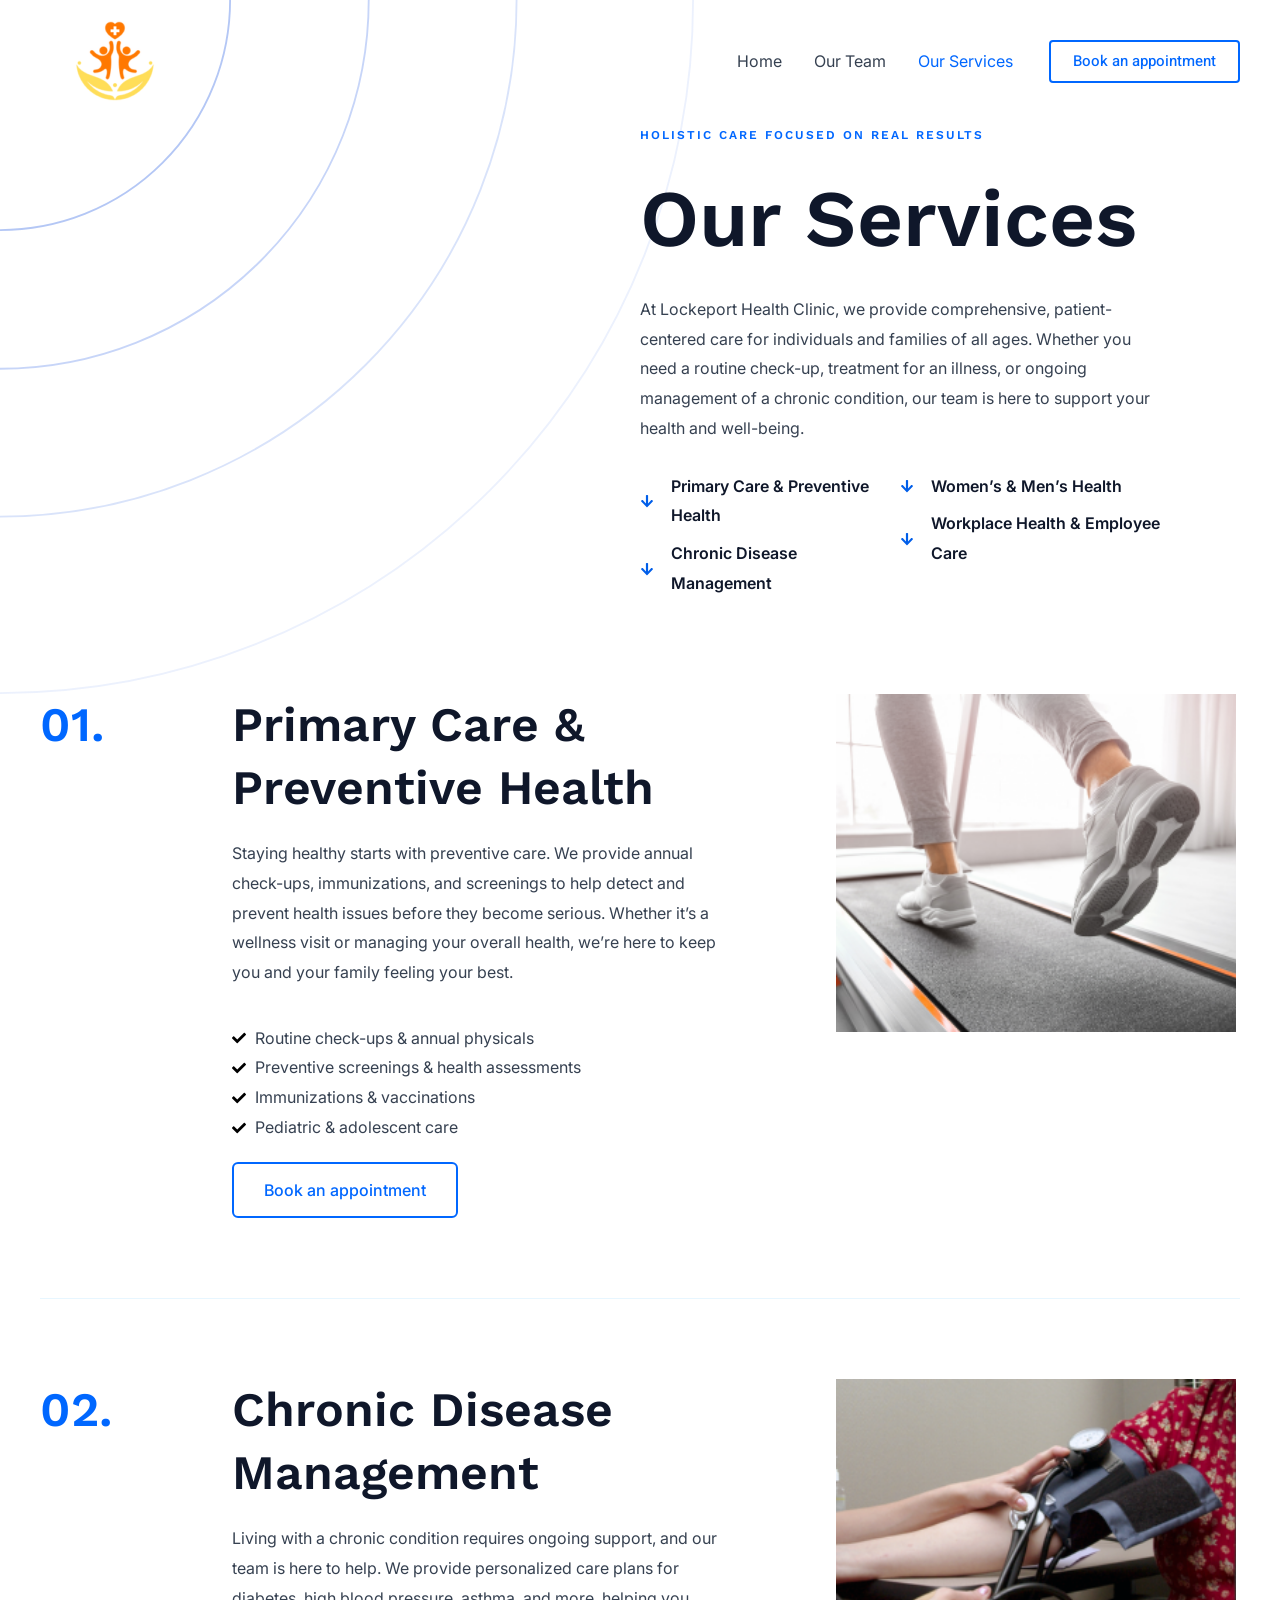
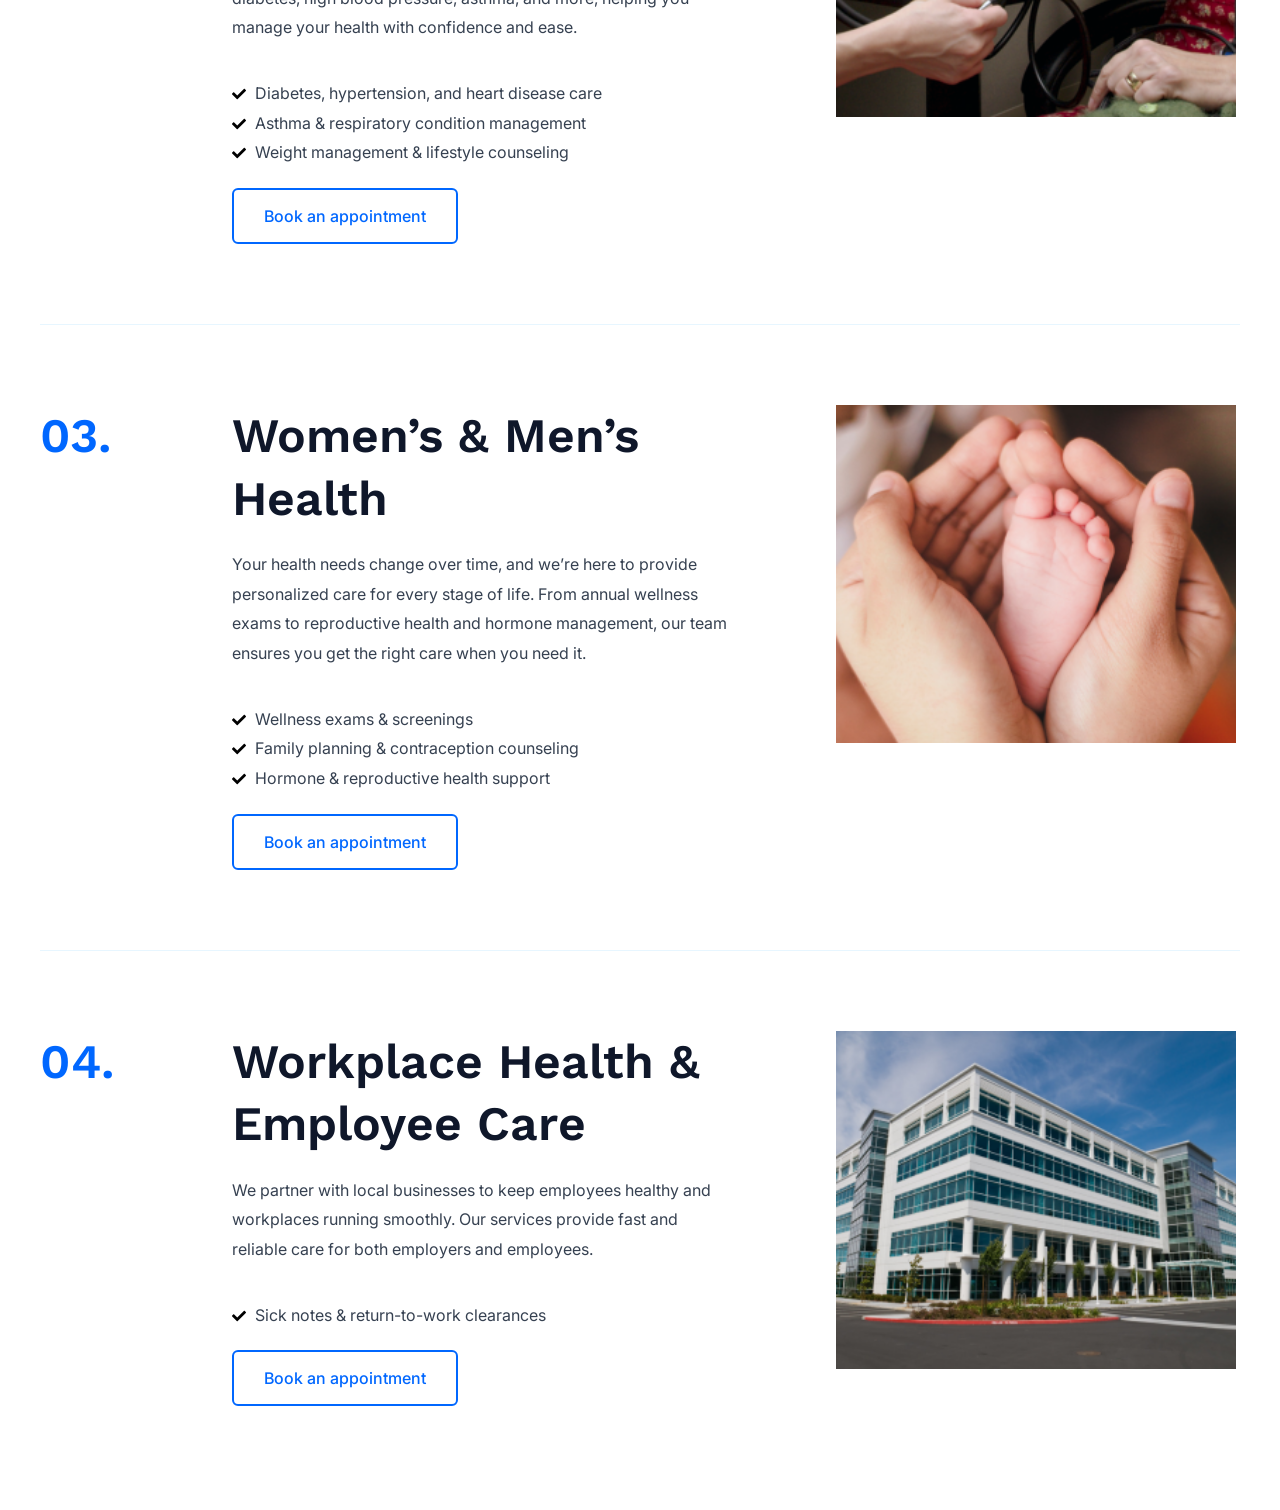
<file: our-services/index.html>
<!DOCTYPE html>
<html lang="en-US">
<head>
<meta charset="UTF-8">
<meta name="viewport" content="width=device-width, initial-scale=1">
	<link rel="profile" href="https://gmpg.org/xfn/11"> 
	<title>Our Services &#8211; Lockeport Heath Clinic</title>
<meta name='robots' content='max-image-preview:large' />
<link rel='dns-prefetch' href='https://fonts.googleapis.com/' />
<link rel="alternate" type="application/rss+xml" title="Lockeport Heath Clinic &raquo; Feed" href="../feed/index.html" />
<link rel="alternate" type="application/rss+xml" title="Lockeport Heath Clinic &raquo; Comments Feed" href="../comments/feed/index.html" />
<link rel="alternate" title="oEmbed (JSON)" type="application/json+oembed" href="../wp-json/oembed/1.0/embed@url=https%253A%252F%252Flockeporthealth.com%252Four-services%252F" />
<link rel="alternate" title="oEmbed (XML)" type="text/xml+oembed" href="../wp-json/oembed/1.0/embed@url=https%253A%252F%252Flockeporthealth.com%252Four-services%252F&amp;format=xml" />
<style id='wp-img-auto-sizes-contain-inline-css'>
img:is([sizes=auto i],[sizes^="auto," i]){contain-intrinsic-size:3000px 1500px}
/*# sourceURL=wp-img-auto-sizes-contain-inline-css */
</style>
<link rel='stylesheet' id='astra-theme-css-css' href='../wp-content/themes/astra/assets/css/minified/main.min.css@ver=4.12.3.css' media='all' />
<style id='astra-theme-css-inline-css'>
:root{--ast-post-nav-space:0;--ast-container-default-xlg-padding:6.67em;--ast-container-default-lg-padding:5.67em;--ast-container-default-slg-padding:4.34em;--ast-container-default-md-padding:3.34em;--ast-container-default-sm-padding:6.67em;--ast-container-default-xs-padding:2.4em;--ast-container-default-xxs-padding:1.4em;--ast-code-block-background:#EEEEEE;--ast-comment-inputs-background:#FAFAFA;--ast-normal-container-width:1200px;--ast-narrow-container-width:750px;--ast-blog-title-font-weight:normal;--ast-blog-meta-weight:inherit;--ast-global-color-primary:var(--ast-global-color-5);--ast-global-color-secondary:var(--ast-global-color-4);--ast-global-color-alternate-background:var(--ast-global-color-7);--ast-global-color-subtle-background:var(--ast-global-color-6);--ast-bg-style-guide:var( --ast-global-color-secondary,--ast-global-color-5 );--ast-shadow-style-guide:0px 0px 4px 0 #00000057;--ast-global-dark-bg-style:#fff;--ast-global-dark-lfs:#fbfbfb;--ast-widget-bg-color:#fafafa;--ast-wc-container-head-bg-color:#fbfbfb;--ast-title-layout-bg:#eeeeee;--ast-search-border-color:#e7e7e7;--ast-lifter-hover-bg:#e6e6e6;--ast-gallery-block-color:#000;--srfm-color-input-label:var(--ast-global-color-2);}html{font-size:100%;}a,.page-title{color:var(--ast-global-color-2);}a:hover,a:focus{color:var(--ast-global-color-1);}body,button,input,select,textarea,.ast-button,.ast-custom-button{font-family:'Inter',sans-serif;font-weight:400;font-size:16px;font-size:1rem;}blockquote{color:var(--ast-global-color-3);}p,.entry-content p{margin-bottom:1em;}h1,h2,h3,h4,h5,h6,.entry-content :where(h1,h2,h3,h4,h5,h6),.site-title,.site-title a{font-family:'Work Sans',sans-serif;font-weight:600;line-height:1.1em;}.site-title{font-size:35px;font-size:2.1875rem;display:none;}header .custom-logo-link img{max-width:150px;width:150px;}.astra-logo-svg{width:150px;}.site-header .site-description{font-size:15px;font-size:0.9375rem;display:none;}.entry-title{font-size:40px;font-size:2.5rem;}.archive .ast-article-post .ast-article-inner,.blog .ast-article-post .ast-article-inner,.archive .ast-article-post .ast-article-inner:hover,.blog .ast-article-post .ast-article-inner:hover{overflow:hidden;}h1,.entry-content :where(h1){font-size:80px;font-size:5rem;font-family:'Work Sans',sans-serif;line-height:1.4em;}h2,.entry-content :where(h2){font-size:48px;font-size:3rem;font-family:'Work Sans',sans-serif;line-height:1.3em;}h3,.entry-content :where(h3){font-size:32px;font-size:2rem;font-family:'Work Sans',sans-serif;line-height:1.3em;}h4,.entry-content :where(h4){font-size:24px;font-size:1.5rem;line-height:1.2em;font-family:'Work Sans',sans-serif;}h5,.entry-content :where(h5){font-size:18px;font-size:1.125rem;line-height:1.2em;font-family:'Work Sans',sans-serif;}h6,.entry-content :where(h6){font-size:12px;font-size:0.75rem;line-height:1.25em;font-family:'Work Sans',sans-serif;}::selection{background-color:var(--ast-global-color-0);color:#ffffff;}body,h1,h2,h3,h4,h5,h6,.entry-title a,.entry-content :where(h1,h2,h3,h4,h5,h6){color:var(--ast-global-color-3);}.tagcloud a:hover,.tagcloud a:focus,.tagcloud a.current-item{color:#ffffff;border-color:var(--ast-global-color-2);background-color:var(--ast-global-color-2);}input:focus,input[type="text"]:focus,input[type="email"]:focus,input[type="url"]:focus,input[type="password"]:focus,input[type="reset"]:focus,input[type="search"]:focus,textarea:focus{border-color:var(--ast-global-color-2);}input[type="radio"]:checked,input[type=reset],input[type="checkbox"]:checked,input[type="checkbox"]:hover:checked,input[type="checkbox"]:focus:checked,input[type=range]::-webkit-slider-thumb{border-color:var(--ast-global-color-2);background-color:var(--ast-global-color-2);box-shadow:none;}.site-footer a:hover + .post-count,.site-footer a:focus + .post-count{background:var(--ast-global-color-2);border-color:var(--ast-global-color-2);}.single .nav-links .nav-previous,.single .nav-links .nav-next{color:var(--ast-global-color-2);}.entry-meta,.entry-meta *{line-height:1.45;color:var(--ast-global-color-2);}.entry-meta a:not(.ast-button):hover,.entry-meta a:not(.ast-button):hover *,.entry-meta a:not(.ast-button):focus,.entry-meta a:not(.ast-button):focus *,.page-links > .page-link,.page-links .page-link:hover,.post-navigation a:hover{color:var(--ast-global-color-1);}#cat option,.secondary .calendar_wrap thead a,.secondary .calendar_wrap thead a:visited{color:var(--ast-global-color-2);}.secondary .calendar_wrap #today,.ast-progress-val span{background:var(--ast-global-color-2);}.secondary a:hover + .post-count,.secondary a:focus + .post-count{background:var(--ast-global-color-2);border-color:var(--ast-global-color-2);}.calendar_wrap #today > a{color:#ffffff;}.page-links .page-link,.single .post-navigation a{color:var(--ast-global-color-2);}.ast-search-menu-icon .search-form button.search-submit{padding:0 4px;}.ast-search-menu-icon form.search-form{padding-right:0;}.ast-header-search .ast-search-menu-icon.ast-dropdown-active .search-form,.ast-header-search .ast-search-menu-icon.ast-dropdown-active .search-field:focus{transition:all 0.2s;}.search-form input.search-field:focus{outline:none;}.ast-mobile-header-content .ast-builder-layout-element:not(.ast-builder-menu):not(.ast-header-divider-element),.ast-mobile-popup-content .ast-builder-layout-element:not(.ast-builder-menu):not(.ast-header-divider-element){padding:15px 20px;}.wp-block-latest-posts > li > a{color:var(--ast-global-color-2);}.widget-title,.widget .wp-block-heading{font-size:22px;font-size:1.375rem;color:var(--ast-global-color-3);}.ast-search-menu-icon.slide-search a:focus-visible:focus-visible,.astra-search-icon:focus-visible,#close:focus-visible,a:focus-visible,.ast-menu-toggle:focus-visible,.site .skip-link:focus-visible,.wp-block-loginout input:focus-visible,.wp-block-search.wp-block-search__button-inside .wp-block-search__inside-wrapper,.ast-header-navigation-arrow:focus-visible,.ast-orders-table__row .ast-orders-table__cell:focus-visible,a#ast-apply-coupon:focus-visible,#ast-apply-coupon:focus-visible,#close:focus-visible,.button.search-submit:focus-visible,#search_submit:focus,.normal-search:focus-visible,.ast-header-account-wrap:focus-visible,.astra-cart-drawer-close:focus,.ast-single-variation:focus,.ast-button:focus,.ast-builder-button-wrap:has(.ast-custom-button-link:focus),.ast-builder-button-wrap .ast-custom-button-link:focus{outline-style:dotted;outline-color:inherit;outline-width:thin;}input:focus,input[type="text"]:focus,input[type="email"]:focus,input[type="url"]:focus,input[type="password"]:focus,input[type="reset"]:focus,input[type="search"]:focus,input[type="number"]:focus,textarea:focus,.wp-block-search__input:focus,[data-section="section-header-mobile-trigger"] .ast-button-wrap .ast-mobile-menu-trigger-minimal:focus,.ast-mobile-popup-drawer.active .menu-toggle-close:focus,#ast-scroll-top:focus,#coupon_code:focus,#ast-coupon-code:focus{border-style:dotted;border-color:inherit;border-width:thin;}input{outline:none;}.ast-logo-title-inline .site-logo-img{padding-right:1em;}.site-logo-img img{ transition:all 0.2s linear;}body .ast-oembed-container *{position:absolute;top:0;width:100%;height:100%;left:0;}body .wp-block-embed-pocket-casts .ast-oembed-container *{position:unset;}.ast-single-post-featured-section + article {margin-top: 2em;}.site-content .ast-single-post-featured-section img {width: 100%;overflow: hidden;object-fit: cover;}.site > .ast-single-related-posts-container {margin-top: 0;}@media (min-width: 922px) {.ast-desktop .ast-container--narrow {max-width: var(--ast-narrow-container-width);margin: 0 auto;}}.ast-page-builder-template .hentry {margin: 0;}.ast-page-builder-template .site-content > .ast-container {max-width: 100%;padding: 0;}.ast-page-builder-template .site .site-content #primary {padding: 0;margin: 0;}.ast-page-builder-template .no-results {text-align: center;margin: 4em auto;}.ast-page-builder-template .ast-pagination {padding: 2em;}.ast-page-builder-template .entry-header.ast-no-title.ast-no-thumbnail {margin-top: 0;}.ast-page-builder-template .entry-header.ast-header-without-markup {margin-top: 0;margin-bottom: 0;}.ast-page-builder-template .entry-header.ast-no-title.ast-no-meta {margin-bottom: 0;}.ast-page-builder-template.single .post-navigation {padding-bottom: 2em;}.ast-page-builder-template.single-post .site-content > .ast-container {max-width: 100%;}.ast-page-builder-template .entry-header {margin-top: 4em;margin-left: auto;margin-right: auto;padding-left: 20px;padding-right: 20px;}.single.ast-page-builder-template .entry-header {padding-left: 20px;padding-right: 20px;}.ast-page-builder-template .ast-archive-description {margin: 4em auto 0;padding-left: 20px;padding-right: 20px;}.ast-page-builder-template.ast-no-sidebar .entry-content .alignwide {margin-left: 0;margin-right: 0;}@media (max-width:921.9px){#ast-desktop-header{display:none;}}@media (min-width:922px){#ast-mobile-header{display:none;}}.wp-block-buttons.aligncenter{justify-content:center;}@media (max-width:921px){.ast-theme-transparent-header #primary,.ast-theme-transparent-header #secondary{padding:0;}}@media (max-width:921px){.ast-plain-container.ast-no-sidebar #primary{padding:0;}}.ast-plain-container.ast-no-sidebar #primary{margin-top:0;margin-bottom:0;}.wp-block-buttons .wp-block-button.is-style-outline .wp-block-button__link.wp-element-button,.ast-outline-button,.wp-block-uagb-buttons-child .uagb-buttons-repeater.ast-outline-button{border-color:var(--ast-global-color-0);border-top-width:2px;border-right-width:2px;border-bottom-width:2px;border-left-width:2px;font-family:inherit;font-weight:500;font-size:16px;font-size:1rem;line-height:1em;border-top-left-radius:6px;border-top-right-radius:6px;border-bottom-right-radius:6px;border-bottom-left-radius:6px;}.wp-block-button.is-style-outline .wp-block-button__link:hover,.wp-block-buttons .wp-block-button.is-style-outline .wp-block-button__link:focus,.wp-block-buttons .wp-block-button.is-style-outline > .wp-block-button__link:not(.has-text-color):hover,.wp-block-buttons .wp-block-button.wp-block-button__link.is-style-outline:not(.has-text-color):hover,.ast-outline-button:hover,.ast-outline-button:focus,.wp-block-uagb-buttons-child .uagb-buttons-repeater.ast-outline-button:hover,.wp-block-uagb-buttons-child .uagb-buttons-repeater.ast-outline-button:focus{background-color:var(--ast-global-color-0);border-color:var(--ast-global-color-0);}.wp-block-button .wp-block-button__link.wp-element-button.is-style-outline:not(.has-background),.wp-block-button.is-style-outline>.wp-block-button__link.wp-element-button:not(.has-background),.ast-outline-button{background-color:rgba(24,81,226,0);}.entry-content[data-ast-blocks-layout] > figure{margin-bottom:1em;}@media (max-width:921px){.ast-left-sidebar #content > .ast-container{display:flex;flex-direction:column-reverse;width:100%;}.ast-separate-container .ast-article-post,.ast-separate-container .ast-article-single{padding:1.5em 2.14em;}.ast-author-box img.avatar{margin:20px 0 0 0;}}@media (min-width:922px){.ast-separate-container.ast-right-sidebar #primary,.ast-separate-container.ast-left-sidebar #primary{border:0;}.search-no-results.ast-separate-container #primary{margin-bottom:4em;}}.elementor-widget-button .elementor-button{border-style:solid;text-decoration:none;border-top-width:2px;border-right-width:2px;border-left-width:2px;border-bottom-width:2px;}body .elementor-button.elementor-size-sm,body .elementor-button.elementor-size-xs,body .elementor-button.elementor-size-md,body .elementor-button.elementor-size-lg,body .elementor-button.elementor-size-xl,body .elementor-button{border-top-left-radius:6px;border-top-right-radius:6px;border-bottom-right-radius:6px;border-bottom-left-radius:6px;padding-top:18px;padding-right:30px;padding-bottom:18px;padding-left:30px;}@media (max-width:921px){.elementor-widget-button .elementor-button.elementor-size-sm,.elementor-widget-button .elementor-button.elementor-size-xs,.elementor-widget-button .elementor-button.elementor-size-md,.elementor-widget-button .elementor-button.elementor-size-lg,.elementor-widget-button .elementor-button.elementor-size-xl,.elementor-widget-button .elementor-button{padding-top:14px;padding-right:24px;padding-bottom:14px;padding-left:24px;}}.elementor-widget-button .elementor-button{border-color:var(--ast-global-color-0);background-color:rgba(24,81,226,0);}.elementor-widget-button .elementor-button:hover,.elementor-widget-button .elementor-button:focus{color:var(--ast-global-color-5);background-color:var(--ast-global-color-0);border-color:var(--ast-global-color-0);}.wp-block-button .wp-block-button__link ,.elementor-widget-button .elementor-button,.elementor-widget-button .elementor-button:visited{color:var(--ast-global-color-0);}.elementor-widget-button .elementor-button{font-weight:500;font-size:16px;font-size:1rem;line-height:1em;}body .elementor-button.elementor-size-sm,body .elementor-button.elementor-size-xs,body .elementor-button.elementor-size-md,body .elementor-button.elementor-size-lg,body .elementor-button.elementor-size-xl,body .elementor-button{font-size:16px;font-size:1rem;}.wp-block-button .wp-block-button__link:hover,.wp-block-button .wp-block-button__link:focus{color:var(--ast-global-color-5);background-color:var(--ast-global-color-0);border-color:var(--ast-global-color-0);}.elementor-widget-heading h1.elementor-heading-title{line-height:1.4em;}.elementor-widget-heading h2.elementor-heading-title{line-height:1.3em;}.elementor-widget-heading h3.elementor-heading-title{line-height:1.3em;}.elementor-widget-heading h4.elementor-heading-title{line-height:1.2em;}.elementor-widget-heading h5.elementor-heading-title{line-height:1.2em;}.elementor-widget-heading h6.elementor-heading-title{line-height:1.25em;}.wp-block-button .wp-block-button__link,.wp-block-search .wp-block-search__button,body .wp-block-file .wp-block-file__button{border-style:solid;border-top-width:2px;border-right-width:2px;border-left-width:2px;border-bottom-width:2px;border-color:var(--ast-global-color-0);background-color:rgba(24,81,226,0);color:var(--ast-global-color-0);font-family:inherit;font-weight:500;line-height:1em;font-size:16px;font-size:1rem;border-top-left-radius:6px;border-top-right-radius:6px;border-bottom-right-radius:6px;border-bottom-left-radius:6px;padding-top:18px;padding-right:30px;padding-bottom:18px;padding-left:30px;}@media (max-width:921px){.wp-block-button .wp-block-button__link,.wp-block-search .wp-block-search__button,body .wp-block-file .wp-block-file__button{padding-top:14px;padding-right:24px;padding-bottom:14px;padding-left:24px;}}.menu-toggle,button,.ast-button,.ast-custom-button,.button,input#submit,input[type="button"],input[type="submit"],input[type="reset"],form[CLASS*="wp-block-search__"].wp-block-search .wp-block-search__inside-wrapper .wp-block-search__button,body .wp-block-file .wp-block-file__button{border-style:solid;border-top-width:2px;border-right-width:2px;border-left-width:2px;border-bottom-width:2px;color:var(--ast-global-color-0);border-color:var(--ast-global-color-0);background-color:rgba(24,81,226,0);padding-top:18px;padding-right:30px;padding-bottom:18px;padding-left:30px;font-family:inherit;font-weight:500;font-size:16px;font-size:1rem;line-height:1em;border-top-left-radius:6px;border-top-right-radius:6px;border-bottom-right-radius:6px;border-bottom-left-radius:6px;}button:focus,.menu-toggle:hover,button:hover,.ast-button:hover,.ast-custom-button:hover .button:hover,.ast-custom-button:hover ,input[type=reset]:hover,input[type=reset]:focus,input#submit:hover,input#submit:focus,input[type="button"]:hover,input[type="button"]:focus,input[type="submit"]:hover,input[type="submit"]:focus,form[CLASS*="wp-block-search__"].wp-block-search .wp-block-search__inside-wrapper .wp-block-search__button:hover,form[CLASS*="wp-block-search__"].wp-block-search .wp-block-search__inside-wrapper .wp-block-search__button:focus,body .wp-block-file .wp-block-file__button:hover,body .wp-block-file .wp-block-file__button:focus{color:var(--ast-global-color-5);background-color:var(--ast-global-color-0);border-color:var(--ast-global-color-0);}@media (max-width:921px){.menu-toggle,button,.ast-button,.ast-custom-button,.button,input#submit,input[type="button"],input[type="submit"],input[type="reset"],form[CLASS*="wp-block-search__"].wp-block-search .wp-block-search__inside-wrapper .wp-block-search__button,body .wp-block-file .wp-block-file__button{padding-top:14px;padding-right:24px;padding-bottom:14px;padding-left:24px;}}@media (max-width:921px){.ast-mobile-header-stack .main-header-bar .ast-search-menu-icon{display:inline-block;}.ast-header-break-point.ast-header-custom-item-outside .ast-mobile-header-stack .main-header-bar .ast-search-icon{margin:0;}.ast-comment-avatar-wrap img{max-width:2.5em;}.ast-comment-meta{padding:0 1.8888em 1.3333em;}.ast-separate-container .ast-comment-list li.depth-1{padding:1.5em 2.14em;}.ast-separate-container .comment-respond{padding:2em 2.14em;}}@media (min-width:544px){.ast-container{max-width:100%;}}@media (max-width:544px){.ast-separate-container .ast-article-post,.ast-separate-container .ast-article-single,.ast-separate-container .comments-title,.ast-separate-container .ast-archive-description{padding:1.5em 1em;}.ast-separate-container #content .ast-container{padding-left:0.54em;padding-right:0.54em;}.ast-separate-container .ast-comment-list .bypostauthor{padding:.5em;}.ast-search-menu-icon.ast-dropdown-active .search-field{width:170px;}} #ast-mobile-header .ast-site-header-cart-li a{pointer-events:none;}body,.ast-separate-container{background-color:var(--ast-global-color-4);background-image:none;}@media (max-width:921px){.site-title{display:none;}.site-header .site-description{display:none;}h1,.entry-content :where(h1){font-size:40px;}h2,.entry-content :where(h2){font-size:32px;}h3,.entry-content :where(h3){font-size:20px;}}@media (max-width:544px){.site-title{display:none;}.site-header .site-description{display:none;}h1,.entry-content :where(h1){font-size:36px;}h2,.entry-content :where(h2){font-size:25px;}h3,.entry-content :where(h3){font-size:20px;}}@media (max-width:921px){html{font-size:91.2%;}}@media (max-width:544px){html{font-size:91.2%;}}@media (min-width:922px){.ast-container{max-width:1240px;}}@media (min-width:922px){.site-content .ast-container{display:flex;}}@media (max-width:921px){.site-content .ast-container{flex-direction:column;}}@media (min-width:922px){.main-header-menu .sub-menu .menu-item.ast-left-align-sub-menu:hover > .sub-menu,.main-header-menu .sub-menu .menu-item.ast-left-align-sub-menu.focus > .sub-menu{margin-left:-0px;}}.ast-theme-transparent-header [data-section="section-header-mobile-trigger"] .ast-button-wrap .ast-mobile-menu-trigger-minimal{background:transparent;}.site .comments-area{padding-bottom:3em;}.wp-block-file {display: flex;align-items: center;flex-wrap: wrap;justify-content: space-between;}.wp-block-pullquote {border: none;}.wp-block-pullquote blockquote::before {content: "\201D";font-family: "Helvetica",sans-serif;display: flex;transform: rotate( 180deg );font-size: 6rem;font-style: normal;line-height: 1;font-weight: bold;align-items: center;justify-content: center;}.has-text-align-right > blockquote::before {justify-content: flex-start;}.has-text-align-left > blockquote::before {justify-content: flex-end;}figure.wp-block-pullquote.is-style-solid-color blockquote {max-width: 100%;text-align: inherit;}:root {--wp--custom--ast-default-block-top-padding: 3em;--wp--custom--ast-default-block-right-padding: 3em;--wp--custom--ast-default-block-bottom-padding: 3em;--wp--custom--ast-default-block-left-padding: 3em;--wp--custom--ast-container-width: 1200px;--wp--custom--ast-content-width-size: 1200px;--wp--custom--ast-wide-width-size: calc(1200px + var(--wp--custom--ast-default-block-left-padding) + var(--wp--custom--ast-default-block-right-padding));}.ast-narrow-container {--wp--custom--ast-content-width-size: 750px;--wp--custom--ast-wide-width-size: 750px;}@media(max-width: 921px) {:root {--wp--custom--ast-default-block-top-padding: 3em;--wp--custom--ast-default-block-right-padding: 2em;--wp--custom--ast-default-block-bottom-padding: 3em;--wp--custom--ast-default-block-left-padding: 2em;}}@media(max-width: 544px) {:root {--wp--custom--ast-default-block-top-padding: 3em;--wp--custom--ast-default-block-right-padding: 1.5em;--wp--custom--ast-default-block-bottom-padding: 3em;--wp--custom--ast-default-block-left-padding: 1.5em;}}.entry-content > .wp-block-group,.entry-content > .wp-block-cover,.entry-content > .wp-block-columns {padding-top: var(--wp--custom--ast-default-block-top-padding);padding-right: var(--wp--custom--ast-default-block-right-padding);padding-bottom: var(--wp--custom--ast-default-block-bottom-padding);padding-left: var(--wp--custom--ast-default-block-left-padding);}.ast-plain-container.ast-no-sidebar .entry-content > .alignfull,.ast-page-builder-template .ast-no-sidebar .entry-content > .alignfull {margin-left: calc( -50vw + 50%);margin-right: calc( -50vw + 50%);max-width: 100vw;width: 100vw;}.ast-plain-container.ast-no-sidebar .entry-content .alignfull .alignfull,.ast-page-builder-template.ast-no-sidebar .entry-content .alignfull .alignfull,.ast-plain-container.ast-no-sidebar .entry-content .alignfull .alignwide,.ast-page-builder-template.ast-no-sidebar .entry-content .alignfull .alignwide,.ast-plain-container.ast-no-sidebar .entry-content .alignwide .alignfull,.ast-page-builder-template.ast-no-sidebar .entry-content .alignwide .alignfull,.ast-plain-container.ast-no-sidebar .entry-content .alignwide .alignwide,.ast-page-builder-template.ast-no-sidebar .entry-content .alignwide .alignwide,.ast-plain-container.ast-no-sidebar .entry-content .wp-block-column .alignfull,.ast-page-builder-template.ast-no-sidebar .entry-content .wp-block-column .alignfull,.ast-plain-container.ast-no-sidebar .entry-content .wp-block-column .alignwide,.ast-page-builder-template.ast-no-sidebar .entry-content .wp-block-column .alignwide {margin-left: auto;margin-right: auto;width: 100%;}[data-ast-blocks-layout] .wp-block-separator:not(.is-style-dots) {height: 0;}[data-ast-blocks-layout] .wp-block-separator {margin: 20px auto;}[data-ast-blocks-layout] .wp-block-separator:not(.is-style-wide):not(.is-style-dots) {max-width: 100px;}[data-ast-blocks-layout] .wp-block-separator.has-background {padding: 0;}.entry-content[data-ast-blocks-layout] > * {max-width: var(--wp--custom--ast-content-width-size);margin-left: auto;margin-right: auto;}.entry-content[data-ast-blocks-layout] > .alignwide {max-width: var(--wp--custom--ast-wide-width-size);}.entry-content[data-ast-blocks-layout] .alignfull {max-width: none;}.entry-content .wp-block-columns {margin-bottom: 0;}blockquote {margin: 1.5em;border-color: rgba(0,0,0,0.05);}.wp-block-quote:not(.has-text-align-right):not(.has-text-align-center) {border-left: 5px solid rgba(0,0,0,0.05);}.has-text-align-right > blockquote,blockquote.has-text-align-right {border-right: 5px solid rgba(0,0,0,0.05);}.has-text-align-left > blockquote,blockquote.has-text-align-left {border-left: 5px solid rgba(0,0,0,0.05);}.wp-block-site-tagline,.wp-block-latest-posts .read-more {margin-top: 15px;}.wp-block-loginout p label {display: block;}.wp-block-loginout p:not(.login-remember):not(.login-submit) input {width: 100%;}.wp-block-loginout input:focus {border-color: transparent;}.wp-block-loginout input:focus {outline: thin dotted;}.entry-content .wp-block-media-text .wp-block-media-text__content {padding: 0 0 0 8%;}.entry-content .wp-block-media-text.has-media-on-the-right .wp-block-media-text__content {padding: 0 8% 0 0;}.entry-content .wp-block-media-text.has-background .wp-block-media-text__content {padding: 8%;}.entry-content .wp-block-cover:not([class*="background-color"]):not(.has-text-color.has-link-color) .wp-block-cover__inner-container,.entry-content .wp-block-cover:not([class*="background-color"]) .wp-block-cover-image-text,.entry-content .wp-block-cover:not([class*="background-color"]) .wp-block-cover-text,.entry-content .wp-block-cover-image:not([class*="background-color"]) .wp-block-cover__inner-container,.entry-content .wp-block-cover-image:not([class*="background-color"]) .wp-block-cover-image-text,.entry-content .wp-block-cover-image:not([class*="background-color"]) .wp-block-cover-text {color: var(--ast-global-color-primary,var(--ast-global-color-5));}.wp-block-loginout .login-remember input {width: 1.1rem;height: 1.1rem;margin: 0 5px 4px 0;vertical-align: middle;}.wp-block-latest-posts > li > *:first-child,.wp-block-latest-posts:not(.is-grid) > li:first-child {margin-top: 0;}.entry-content > .wp-block-buttons,.entry-content > .wp-block-uagb-buttons {margin-bottom: 1.5em;}.wp-block-search__inside-wrapper .wp-block-search__input {padding: 0 10px;color: var(--ast-global-color-3);background: var(--ast-global-color-primary,var(--ast-global-color-5));border-color: var(--ast-border-color);}.wp-block-latest-posts .read-more {margin-bottom: 1.5em;}.wp-block-search__no-button .wp-block-search__inside-wrapper .wp-block-search__input {padding-top: 5px;padding-bottom: 5px;}.wp-block-latest-posts .wp-block-latest-posts__post-date,.wp-block-latest-posts .wp-block-latest-posts__post-author {font-size: 1rem;}.wp-block-latest-posts > li > *,.wp-block-latest-posts:not(.is-grid) > li {margin-top: 12px;margin-bottom: 12px;}.ast-page-builder-template .entry-content[data-ast-blocks-layout] > .alignwide:where(:not(.uagb-is-root-container):not(.spectra-is-root-container)) > * {max-width: var(--wp--custom--ast-wide-width-size);}.ast-page-builder-template .entry-content[data-ast-blocks-layout] > .inherit-container-width > *,.ast-page-builder-template .entry-content[data-ast-blocks-layout] > *:not(.wp-block-group):where(:not(.uagb-is-root-container):not(.spectra-is-root-container)) > *,.entry-content[data-ast-blocks-layout] > .wp-block-cover .wp-block-cover__inner-container {max-width: var(--wp--custom--ast-content-width-size) ;margin-left: auto;margin-right: auto;}.ast-page-builder-template .entry-content[data-ast-blocks-layout] > *,.ast-page-builder-template .entry-content[data-ast-blocks-layout] > .alignfull:where(:not(.wp-block-group):not(.uagb-is-root-container):not(.spectra-is-root-container)) > * {max-width: none;}.entry-content[data-ast-blocks-layout] .wp-block-cover:not(.alignleft):not(.alignright) {width: auto;}@media(max-width: 1200px) {.ast-separate-container .entry-content > .alignfull,.ast-separate-container .entry-content[data-ast-blocks-layout] > .alignwide,.ast-plain-container .entry-content[data-ast-blocks-layout] > .alignwide,.ast-plain-container .entry-content .alignfull {margin-left: calc(-1 * min(var(--ast-container-default-xlg-padding),20px)) ;margin-right: calc(-1 * min(var(--ast-container-default-xlg-padding),20px));}}@media(min-width: 1201px) {.ast-separate-container .entry-content > .alignfull {margin-left: calc(-1 * var(--ast-container-default-xlg-padding) );margin-right: calc(-1 * var(--ast-container-default-xlg-padding) );}.ast-separate-container .entry-content[data-ast-blocks-layout] > .alignwide,.ast-plain-container .entry-content[data-ast-blocks-layout] > .alignwide {margin-left: calc(-1 * var(--wp--custom--ast-default-block-left-padding) );margin-right: calc(-1 * var(--wp--custom--ast-default-block-right-padding) );}}@media(min-width: 921px) {.ast-separate-container .entry-content .wp-block-group.alignwide:not(.inherit-container-width) > :where(:not(.alignleft):not(.alignright)),.ast-plain-container .entry-content .wp-block-group.alignwide:not(.inherit-container-width) > :where(:not(.alignleft):not(.alignright)) {max-width: calc( var(--wp--custom--ast-content-width-size) + 80px );}.ast-plain-container.ast-right-sidebar .entry-content[data-ast-blocks-layout] .alignfull,.ast-plain-container.ast-left-sidebar .entry-content[data-ast-blocks-layout] .alignfull {margin-left: -60px;margin-right: -60px;}}@media(min-width: 544px) {.entry-content > .alignleft {margin-right: 20px;}.entry-content > .alignright {margin-left: 20px;}}@media (max-width:544px){.wp-block-columns .wp-block-column:not(:last-child){margin-bottom:20px;}.wp-block-latest-posts{margin:0;}}@media( max-width: 600px ) {.entry-content .wp-block-media-text .wp-block-media-text__content,.entry-content .wp-block-media-text.has-media-on-the-right .wp-block-media-text__content {padding: 8% 0 0;}.entry-content .wp-block-media-text.has-background .wp-block-media-text__content {padding: 8%;}}.ast-page-builder-template .entry-header {padding-left: 0;}.ast-narrow-container .site-content .wp-block-uagb-image--align-full .wp-block-uagb-image__figure {max-width: 100%;margin-left: auto;margin-right: auto;}:root .has-ast-global-color-0-color{color:var(--ast-global-color-0);}:root .has-ast-global-color-0-background-color{background-color:var(--ast-global-color-0);}:root .wp-block-button .has-ast-global-color-0-color{color:var(--ast-global-color-0);}:root .wp-block-button .has-ast-global-color-0-background-color{background-color:var(--ast-global-color-0);}:root .has-ast-global-color-1-color{color:var(--ast-global-color-1);}:root .has-ast-global-color-1-background-color{background-color:var(--ast-global-color-1);}:root .wp-block-button .has-ast-global-color-1-color{color:var(--ast-global-color-1);}:root .wp-block-button .has-ast-global-color-1-background-color{background-color:var(--ast-global-color-1);}:root .has-ast-global-color-2-color{color:var(--ast-global-color-2);}:root .has-ast-global-color-2-background-color{background-color:var(--ast-global-color-2);}:root .wp-block-button .has-ast-global-color-2-color{color:var(--ast-global-color-2);}:root .wp-block-button .has-ast-global-color-2-background-color{background-color:var(--ast-global-color-2);}:root .has-ast-global-color-3-color{color:var(--ast-global-color-3);}:root .has-ast-global-color-3-background-color{background-color:var(--ast-global-color-3);}:root .wp-block-button .has-ast-global-color-3-color{color:var(--ast-global-color-3);}:root .wp-block-button .has-ast-global-color-3-background-color{background-color:var(--ast-global-color-3);}:root .has-ast-global-color-4-color{color:var(--ast-global-color-4);}:root .has-ast-global-color-4-background-color{background-color:var(--ast-global-color-4);}:root .wp-block-button .has-ast-global-color-4-color{color:var(--ast-global-color-4);}:root .wp-block-button .has-ast-global-color-4-background-color{background-color:var(--ast-global-color-4);}:root .has-ast-global-color-5-color{color:var(--ast-global-color-5);}:root .has-ast-global-color-5-background-color{background-color:var(--ast-global-color-5);}:root .wp-block-button .has-ast-global-color-5-color{color:var(--ast-global-color-5);}:root .wp-block-button .has-ast-global-color-5-background-color{background-color:var(--ast-global-color-5);}:root .has-ast-global-color-6-color{color:var(--ast-global-color-6);}:root .has-ast-global-color-6-background-color{background-color:var(--ast-global-color-6);}:root .wp-block-button .has-ast-global-color-6-color{color:var(--ast-global-color-6);}:root .wp-block-button .has-ast-global-color-6-background-color{background-color:var(--ast-global-color-6);}:root .has-ast-global-color-7-color{color:var(--ast-global-color-7);}:root .has-ast-global-color-7-background-color{background-color:var(--ast-global-color-7);}:root .wp-block-button .has-ast-global-color-7-color{color:var(--ast-global-color-7);}:root .wp-block-button .has-ast-global-color-7-background-color{background-color:var(--ast-global-color-7);}:root .has-ast-global-color-8-color{color:var(--ast-global-color-8);}:root .has-ast-global-color-8-background-color{background-color:var(--ast-global-color-8);}:root .wp-block-button .has-ast-global-color-8-color{color:var(--ast-global-color-8);}:root .wp-block-button .has-ast-global-color-8-background-color{background-color:var(--ast-global-color-8);}:root{--ast-global-color-0:#0067FF;--ast-global-color-1:#005EE9;--ast-global-color-2:#0F172A;--ast-global-color-3:#364151;--ast-global-color-4:#E7F6FF;--ast-global-color-5:#FFFFFF;--ast-global-color-6:#D1DAE5;--ast-global-color-7:#070614;--ast-global-color-8:#222222;}:root {--ast-border-color : #dddddd;}.ast-single-entry-banner {-js-display: flex;display: flex;flex-direction: column;justify-content: center;text-align: center;position: relative;background: var(--ast-title-layout-bg);}.ast-single-entry-banner[data-banner-layout="layout-1"] {max-width: 1200px;background: inherit;padding: 20px 0;}.ast-single-entry-banner[data-banner-width-type="custom"] {margin: 0 auto;width: 100%;}.ast-single-entry-banner + .site-content .entry-header {margin-bottom: 0;}.site .ast-author-avatar {--ast-author-avatar-size: ;}a.ast-underline-text {text-decoration: underline;}.ast-container > .ast-terms-link {position: relative;display: block;}a.ast-button.ast-badge-tax {padding: 4px 8px;border-radius: 3px;font-size: inherit;}header.entry-header{text-align:left;}header.entry-header .entry-title{font-size:30px;font-size:1.875rem;}header.entry-header > *:not(:last-child){margin-bottom:10px;}@media (max-width:921px){header.entry-header{text-align:left;}}@media (max-width:544px){header.entry-header{text-align:left;}}.ast-archive-entry-banner {-js-display: flex;display: flex;flex-direction: column;justify-content: center;text-align: center;position: relative;background: var(--ast-title-layout-bg);}.ast-archive-entry-banner[data-banner-width-type="custom"] {margin: 0 auto;width: 100%;}.ast-archive-entry-banner[data-banner-layout="layout-1"] {background: inherit;padding: 20px 0;text-align: left;}body.archive .ast-archive-description{max-width:1200px;width:100%;text-align:left;padding-top:3em;padding-right:3em;padding-bottom:3em;padding-left:3em;}body.archive .ast-archive-description .ast-archive-title,body.archive .ast-archive-description .ast-archive-title *{font-size:40px;font-size:2.5rem;}body.archive .ast-archive-description > *:not(:last-child){margin-bottom:10px;}@media (max-width:921px){body.archive .ast-archive-description{text-align:left;}}@media (max-width:544px){body.archive .ast-archive-description{text-align:left;}}@media (max-width:543px){.ast-theme-transparent-header #masthead .site-logo-img .transparent-custom-logo .astra-logo-svg{width:104px;}.ast-theme-transparent-header #masthead .site-logo-img .transparent-custom-logo img{ max-width:104px; width:104px;}}@media (min-width:921px){.ast-theme-transparent-header #masthead{position:absolute;left:0;right:0;}.ast-theme-transparent-header .main-header-bar,.ast-theme-transparent-header.ast-header-break-point .main-header-bar{background:none;}body.elementor-editor-active.ast-theme-transparent-header #masthead,.fl-builder-edit .ast-theme-transparent-header #masthead,body.vc_editor.ast-theme-transparent-header #masthead,body.brz-ed.ast-theme-transparent-header #masthead{z-index:0;}.ast-header-break-point.ast-replace-site-logo-transparent.ast-theme-transparent-header .custom-mobile-logo-link{display:none;}.ast-header-break-point.ast-replace-site-logo-transparent.ast-theme-transparent-header .transparent-custom-logo{display:inline-block;}.ast-theme-transparent-header .ast-above-header,.ast-theme-transparent-header .ast-above-header.ast-above-header-bar{background-image:none;background-color:transparent;}.ast-theme-transparent-header .ast-below-header,.ast-theme-transparent-header .ast-below-header.ast-below-header-bar{background-image:none;background-color:transparent;}}.ast-theme-transparent-header .ast-builder-menu .main-header-menu,.ast-theme-transparent-header .ast-builder-menu .main-header-menu .menu-link,.ast-theme-transparent-header [CLASS*="ast-builder-menu-"] .main-header-menu .menu-item > .menu-link,.ast-theme-transparent-header .ast-masthead-custom-menu-items,.ast-theme-transparent-header .ast-masthead-custom-menu-items a,.ast-theme-transparent-header .ast-builder-menu .main-header-menu .menu-item > .ast-menu-toggle,.ast-theme-transparent-header .ast-builder-menu .main-header-menu .menu-item > .ast-menu-toggle,.ast-theme-transparent-header .ast-above-header-navigation a,.ast-header-break-point.ast-theme-transparent-header .ast-above-header-navigation a,.ast-header-break-point.ast-theme-transparent-header .ast-above-header-navigation > ul.ast-above-header-menu > .menu-item-has-children:not(.current-menu-item) > .ast-menu-toggle,.ast-theme-transparent-header .ast-below-header-menu,.ast-theme-transparent-header .ast-below-header-menu a,.ast-header-break-point.ast-theme-transparent-header .ast-below-header-menu a,.ast-header-break-point.ast-theme-transparent-header .ast-below-header-menu,.ast-theme-transparent-header .main-header-menu .menu-link{color:var(--ast-global-color-3);}.ast-theme-transparent-header .ast-builder-menu .main-header-menu .menu-item:hover > .menu-link,.ast-theme-transparent-header .ast-builder-menu .main-header-menu .menu-item:hover > .ast-menu-toggle,.ast-theme-transparent-header .ast-builder-menu .main-header-menu .ast-masthead-custom-menu-items a:hover,.ast-theme-transparent-header .ast-builder-menu .main-header-menu .focus > .menu-link,.ast-theme-transparent-header .ast-builder-menu .main-header-menu .focus > .ast-menu-toggle,.ast-theme-transparent-header .ast-builder-menu .main-header-menu .current-menu-item > .menu-link,.ast-theme-transparent-header .ast-builder-menu .main-header-menu .current-menu-ancestor > .menu-link,.ast-theme-transparent-header .ast-builder-menu .main-header-menu .current-menu-item > .ast-menu-toggle,.ast-theme-transparent-header .ast-builder-menu .main-header-menu .current-menu-ancestor > .ast-menu-toggle,.ast-theme-transparent-header [CLASS*="ast-builder-menu-"] .main-header-menu .current-menu-item > .menu-link,.ast-theme-transparent-header [CLASS*="ast-builder-menu-"] .main-header-menu .current-menu-ancestor > .menu-link,.ast-theme-transparent-header [CLASS*="ast-builder-menu-"] .main-header-menu .current-menu-item > .ast-menu-toggle,.ast-theme-transparent-header [CLASS*="ast-builder-menu-"] .main-header-menu .current-menu-ancestor > .ast-menu-toggle,.ast-theme-transparent-header .main-header-menu .menu-item:hover > .menu-link,.ast-theme-transparent-header .main-header-menu .current-menu-item > .menu-link,.ast-theme-transparent-header .main-header-menu .current-menu-ancestor > .menu-link{color:var(--ast-global-color-0);}.ast-theme-transparent-header .ast-builder-menu .main-header-menu .menu-item .sub-menu .menu-link,.ast-theme-transparent-header .main-header-menu .menu-item .sub-menu .menu-link{background-color:transparent;}@media (max-width:921px){.ast-theme-transparent-header #masthead{position:absolute;left:0;right:0;}.ast-theme-transparent-header .main-header-bar,.ast-theme-transparent-header.ast-header-break-point .main-header-bar{background:none;}body.elementor-editor-active.ast-theme-transparent-header #masthead,.fl-builder-edit .ast-theme-transparent-header #masthead,body.vc_editor.ast-theme-transparent-header #masthead,body.brz-ed.ast-theme-transparent-header #masthead{z-index:0;}.ast-header-break-point.ast-replace-site-logo-transparent.ast-theme-transparent-header .custom-mobile-logo-link{display:none;}.ast-header-break-point.ast-replace-site-logo-transparent.ast-theme-transparent-header .transparent-custom-logo{display:inline-block;}.ast-theme-transparent-header .ast-above-header,.ast-theme-transparent-header .ast-above-header.ast-above-header-bar{background-image:none;background-color:transparent;}.ast-theme-transparent-header .ast-below-header,.ast-theme-transparent-header .ast-below-header.ast-below-header-bar{background-image:none;background-color:transparent;}}@media (max-width:921px){.ast-theme-transparent-header.ast-header-break-point .ast-builder-menu .main-header-menu,.ast-theme-transparent-header.ast-header-break-point .ast-builder-menu.main-header-menu .sub-menu,.ast-theme-transparent-header.ast-header-break-point .ast-builder-menu.main-header-menu,.ast-theme-transparent-header.ast-header-break-point .ast-builder-menu .main-header-bar-wrap .main-header-menu,.ast-flyout-menu-enable.ast-header-break-point.ast-theme-transparent-header .main-header-bar-navigation .site-navigation,.ast-fullscreen-menu-enable.ast-header-break-point.ast-theme-transparent-header .main-header-bar-navigation .site-navigation,.ast-flyout-above-menu-enable.ast-header-break-point.ast-theme-transparent-header .ast-above-header-navigation-wrap .ast-above-header-navigation,.ast-flyout-below-menu-enable.ast-header-break-point.ast-theme-transparent-header .ast-below-header-navigation-wrap .ast-below-header-actual-nav,.ast-fullscreen-above-menu-enable.ast-header-break-point.ast-theme-transparent-header .ast-above-header-navigation-wrap,.ast-fullscreen-below-menu-enable.ast-header-break-point.ast-theme-transparent-header .ast-below-header-navigation-wrap,.ast-theme-transparent-header .main-header-menu .menu-link{background-color:var(--ast-global-color-5);}}.ast-theme-transparent-header #ast-desktop-header > .ast-main-header-wrap > .main-header-bar,.ast-theme-transparent-header.ast-header-break-point #ast-mobile-header > .ast-main-header-wrap > .main-header-bar{border-bottom-width:0px;border-bottom-style:solid;}.ast-breadcrumbs .trail-browse,.ast-breadcrumbs .trail-items,.ast-breadcrumbs .trail-items li{display:inline-block;margin:0;padding:0;border:none;background:inherit;text-indent:0;text-decoration:none;}.ast-breadcrumbs .trail-browse{font-size:inherit;font-style:inherit;font-weight:inherit;color:inherit;}.ast-breadcrumbs .trail-items{list-style:none;}.trail-items li::after{padding:0 0.3em;content:"\00bb";}.trail-items li:last-of-type::after{display:none;}h1,h2,h3,h4,h5,h6,.entry-content :where(h1,h2,h3,h4,h5,h6){color:var(--ast-global-color-2);}@media (max-width:921px){.ast-builder-grid-row-container.ast-builder-grid-row-tablet-3-firstrow .ast-builder-grid-row > *:first-child,.ast-builder-grid-row-container.ast-builder-grid-row-tablet-3-lastrow .ast-builder-grid-row > *:last-child{grid-column:1 / -1;}}@media (max-width:544px){.ast-builder-grid-row-container.ast-builder-grid-row-mobile-3-firstrow .ast-builder-grid-row > *:first-child,.ast-builder-grid-row-container.ast-builder-grid-row-mobile-3-lastrow .ast-builder-grid-row > *:last-child{grid-column:1 / -1;}}.ast-builder-layout-element[data-section="title_tagline"]{display:flex;}@media (max-width:921px){.ast-header-break-point .ast-builder-layout-element[data-section="title_tagline"]{display:flex;}}@media (max-width:544px){.ast-header-break-point .ast-builder-layout-element[data-section="title_tagline"]{display:flex;}}[data-section*="section-hb-button-"] .menu-link{display:none;}.ast-header-button-1[data-section*="section-hb-button-"] .ast-builder-button-wrap .ast-custom-button{font-family:'Heebo',sans-serif;font-weight:500;font-size:15px;font-size:0.9375rem;line-height:1em;}.ast-header-button-1 .ast-custom-button{color:var(--ast-global-color-0);border-color:var(--ast-global-color-0);border-top-width:2px;border-bottom-width:2px;border-left-width:2px;border-right-width:2px;border-top-left-radius:4px;border-top-right-radius:4px;border-bottom-right-radius:4px;border-bottom-left-radius:4px;}.ast-header-button-1 .ast-custom-button:hover{color:var(--ast-global-color-5);background:var(--ast-global-color-0);border-color:var(--ast-global-color-0);}.ast-header-button-1[data-section*="section-hb-button-"] .ast-builder-button-wrap .ast-custom-button{padding-top:12px;padding-bottom:12px;padding-left:22px;padding-right:22px;}@media (max-width:921px){.ast-header-button-1[data-section*="section-hb-button-"] .ast-builder-button-wrap .ast-custom-button{margin-bottom:10px;margin-left:21px;}}@media (max-width:544px){.ast-header-button-1[data-section*="section-hb-button-"] .ast-builder-button-wrap .ast-custom-button{margin-bottom:10px;margin-left:21px;}}.ast-header-button-1[data-section="section-hb-button-1"]{display:flex;}@media (max-width:921px){.ast-header-break-point .ast-header-button-1[data-section="section-hb-button-1"]{display:flex;}}@media (max-width:544px){.ast-header-break-point .ast-header-button-1[data-section="section-hb-button-1"]{display:flex;}}.ast-builder-menu-1{font-family:inherit;font-weight:inherit;}.ast-builder-menu-1 .sub-menu,.ast-builder-menu-1 .inline-on-mobile .sub-menu{border-top-width:2px;border-bottom-width:0px;border-right-width:0px;border-left-width:0px;border-color:var(--ast-global-color-0);border-style:solid;}.ast-builder-menu-1 .sub-menu .sub-menu{top:-2px;}.ast-builder-menu-1 .main-header-menu > .menu-item > .sub-menu,.ast-builder-menu-1 .main-header-menu > .menu-item > .astra-full-megamenu-wrapper{margin-top:0px;}.ast-desktop .ast-builder-menu-1 .main-header-menu > .menu-item > .sub-menu:before,.ast-desktop .ast-builder-menu-1 .main-header-menu > .menu-item > .astra-full-megamenu-wrapper:before{height:calc( 0px + 2px + 5px );}.ast-desktop .ast-builder-menu-1 .menu-item .sub-menu .menu-link{border-style:none;}@media (max-width:921px){.ast-header-break-point .ast-builder-menu-1 .menu-item.menu-item-has-children > .ast-menu-toggle{top:0;}.ast-builder-menu-1 .inline-on-mobile .menu-item.menu-item-has-children > .ast-menu-toggle{right:-15px;}.ast-builder-menu-1 .menu-item-has-children > .menu-link:after{content:unset;}.ast-builder-menu-1 .main-header-menu > .menu-item > .sub-menu,.ast-builder-menu-1 .main-header-menu > .menu-item > .astra-full-megamenu-wrapper{margin-top:0;}}@media (max-width:544px){.ast-header-break-point .ast-builder-menu-1 .menu-item.menu-item-has-children > .ast-menu-toggle{top:0;}.ast-builder-menu-1 .main-header-menu > .menu-item > .sub-menu,.ast-builder-menu-1 .main-header-menu > .menu-item > .astra-full-megamenu-wrapper{margin-top:0;}}.ast-builder-menu-1{display:flex;}@media (max-width:921px){.ast-header-break-point .ast-builder-menu-1{display:flex;}}@media (max-width:544px){.ast-header-break-point .ast-builder-menu-1{display:flex;}}.site-footer{background-image:none;}.elementor-widget-heading .elementor-heading-title{margin:0;}.elementor-page .ast-menu-toggle{color:unset !important;background:unset !important;}.elementor-post.elementor-grid-item.hentry{margin-bottom:0;}.woocommerce div.product .elementor-element.elementor-products-grid .related.products ul.products li.product,.elementor-element .elementor-wc-products .woocommerce[class*='columns-'] ul.products li.product{width:auto;margin:0;float:none;}body .elementor hr{background-color:#ccc;margin:0;}.ast-left-sidebar .elementor-section.elementor-section-stretched,.ast-right-sidebar .elementor-section.elementor-section-stretched{max-width:100%;left:0 !important;}.elementor-posts-container [CLASS*="ast-width-"]{width:100%;}.elementor-template-full-width .ast-container{display:block;}.elementor-screen-only,.screen-reader-text,.screen-reader-text span,.ui-helper-hidden-accessible{top:0 !important;}@media (max-width:544px){.elementor-element .elementor-wc-products .woocommerce[class*="columns-"] ul.products li.product{width:auto;margin:0;}.elementor-element .woocommerce .woocommerce-result-count{float:none;}}.ast-header-break-point .main-header-bar{border-bottom-width:1px;}@media (min-width:922px){.main-header-bar{border-bottom-width:1px;}}.main-header-menu .menu-item, #astra-footer-menu .menu-item, .main-header-bar .ast-masthead-custom-menu-items{-js-display:flex;display:flex;-webkit-box-pack:center;-webkit-justify-content:center;-moz-box-pack:center;-ms-flex-pack:center;justify-content:center;-webkit-box-orient:vertical;-webkit-box-direction:normal;-webkit-flex-direction:column;-moz-box-orient:vertical;-moz-box-direction:normal;-ms-flex-direction:column;flex-direction:column;}.main-header-menu > .menu-item > .menu-link, #astra-footer-menu > .menu-item > .menu-link{height:100%;-webkit-box-align:center;-webkit-align-items:center;-moz-box-align:center;-ms-flex-align:center;align-items:center;-js-display:flex;display:flex;}.ast-header-break-point .main-navigation ul .menu-item .menu-link .icon-arrow:first-of-type svg{top:.2em;margin-top:0px;margin-left:0px;width:.65em;transform:translate(0, -2px) rotateZ(270deg);}.ast-mobile-popup-content .ast-submenu-expanded > .ast-menu-toggle{transform:rotateX(180deg);overflow-y:auto;}@media (min-width:922px){.ast-builder-menu .main-navigation > ul > li:last-child a{margin-right:0;}}.ast-separate-container .ast-article-inner{background-color:transparent;background-image:none;}.ast-separate-container .ast-article-post{background-color:var(--ast-global-color-5);background-image:none;}@media (max-width:921px){.ast-separate-container .ast-article-post{background-color:var(--ast-global-color-5);background-image:none;}}@media (max-width:544px){.ast-separate-container .ast-article-post{background-color:var(--ast-global-color-5);background-image:none;}}.ast-separate-container .ast-article-single:not(.ast-related-post), .ast-separate-container .error-404, .ast-separate-container .no-results, .single.ast-separate-container  .ast-author-meta, .ast-separate-container .related-posts-title-wrapper, .ast-separate-container .comments-count-wrapper, .ast-box-layout.ast-plain-container .site-content, .ast-padded-layout.ast-plain-container .site-content, .ast-separate-container .ast-archive-description, .ast-separate-container .comments-area .comment-respond, .ast-separate-container .comments-area .ast-comment-list li, .ast-separate-container .comments-area .comments-title{background-color:var(--ast-global-color-5);background-image:none;}@media (max-width:921px){.ast-separate-container .ast-article-single:not(.ast-related-post), .ast-separate-container .error-404, .ast-separate-container .no-results, .single.ast-separate-container  .ast-author-meta, .ast-separate-container .related-posts-title-wrapper, .ast-separate-container .comments-count-wrapper, .ast-box-layout.ast-plain-container .site-content, .ast-padded-layout.ast-plain-container .site-content, .ast-separate-container .ast-archive-description{background-color:var(--ast-global-color-5);background-image:none;}}@media (max-width:544px){.ast-separate-container .ast-article-single:not(.ast-related-post), .ast-separate-container .error-404, .ast-separate-container .no-results, .single.ast-separate-container  .ast-author-meta, .ast-separate-container .related-posts-title-wrapper, .ast-separate-container .comments-count-wrapper, .ast-box-layout.ast-plain-container .site-content, .ast-padded-layout.ast-plain-container .site-content, .ast-separate-container .ast-archive-description{background-color:var(--ast-global-color-5);background-image:none;}}.ast-separate-container.ast-two-container #secondary .widget{background-color:var(--ast-global-color-5);background-image:none;}@media (max-width:921px){.ast-separate-container.ast-two-container #secondary .widget{background-color:var(--ast-global-color-5);background-image:none;}}@media (max-width:544px){.ast-separate-container.ast-two-container #secondary .widget{background-color:var(--ast-global-color-5);background-image:none;}}.ast-mobile-header-content > *,.ast-desktop-header-content > * {padding: 10px 0;height: auto;}.ast-mobile-header-content > *:first-child,.ast-desktop-header-content > *:first-child {padding-top: 10px;}.ast-mobile-header-content > .ast-builder-menu,.ast-desktop-header-content > .ast-builder-menu {padding-top: 0;}.ast-mobile-header-content > *:last-child,.ast-desktop-header-content > *:last-child {padding-bottom: 0;}.ast-mobile-header-content .ast-search-menu-icon.ast-inline-search label,.ast-desktop-header-content .ast-search-menu-icon.ast-inline-search label {width: 100%;}.ast-desktop-header-content .main-header-bar-navigation .ast-submenu-expanded > .ast-menu-toggle::before {transform: rotateX(180deg);}#ast-desktop-header .ast-desktop-header-content,.ast-mobile-header-content .ast-search-icon,.ast-desktop-header-content .ast-search-icon,.ast-mobile-header-wrap .ast-mobile-header-content,.ast-main-header-nav-open.ast-popup-nav-open .ast-mobile-header-wrap .ast-mobile-header-content,.ast-main-header-nav-open.ast-popup-nav-open .ast-desktop-header-content {display: none;}.ast-main-header-nav-open.ast-header-break-point #ast-desktop-header .ast-desktop-header-content,.ast-main-header-nav-open.ast-header-break-point .ast-mobile-header-wrap .ast-mobile-header-content {display: block;}.ast-desktop .ast-desktop-header-content .astra-menu-animation-slide-up > .menu-item > .sub-menu,.ast-desktop .ast-desktop-header-content .astra-menu-animation-slide-up > .menu-item .menu-item > .sub-menu,.ast-desktop .ast-desktop-header-content .astra-menu-animation-slide-down > .menu-item > .sub-menu,.ast-desktop .ast-desktop-header-content .astra-menu-animation-slide-down > .menu-item .menu-item > .sub-menu,.ast-desktop .ast-desktop-header-content .astra-menu-animation-fade > .menu-item > .sub-menu,.ast-desktop .ast-desktop-header-content .astra-menu-animation-fade > .menu-item .menu-item > .sub-menu {opacity: 1;visibility: visible;}.ast-hfb-header.ast-default-menu-enable.ast-header-break-point .ast-mobile-header-wrap .ast-mobile-header-content .main-header-bar-navigation {width: unset;margin: unset;}.ast-mobile-header-content.content-align-flex-end .main-header-bar-navigation .menu-item-has-children > .ast-menu-toggle,.ast-desktop-header-content.content-align-flex-end .main-header-bar-navigation .menu-item-has-children > .ast-menu-toggle {left: calc( 20px - 0.907em);right: auto;}.ast-mobile-header-content .ast-search-menu-icon,.ast-mobile-header-content .ast-search-menu-icon.slide-search,.ast-desktop-header-content .ast-search-menu-icon,.ast-desktop-header-content .ast-search-menu-icon.slide-search {width: 100%;position: relative;display: block;right: auto;transform: none;}.ast-mobile-header-content .ast-search-menu-icon.slide-search .search-form,.ast-mobile-header-content .ast-search-menu-icon .search-form,.ast-desktop-header-content .ast-search-menu-icon.slide-search .search-form,.ast-desktop-header-content .ast-search-menu-icon .search-form {right: 0;visibility: visible;opacity: 1;position: relative;top: auto;transform: none;padding: 0;display: block;overflow: hidden;}.ast-mobile-header-content .ast-search-menu-icon.ast-inline-search .search-field,.ast-mobile-header-content .ast-search-menu-icon .search-field,.ast-desktop-header-content .ast-search-menu-icon.ast-inline-search .search-field,.ast-desktop-header-content .ast-search-menu-icon .search-field {width: 100%;padding-right: 5.5em;}.ast-mobile-header-content .ast-search-menu-icon .search-submit,.ast-desktop-header-content .ast-search-menu-icon .search-submit {display: block;position: absolute;height: 100%;top: 0;right: 0;padding: 0 1em;border-radius: 0;}.ast-hfb-header.ast-default-menu-enable.ast-header-break-point .ast-mobile-header-wrap .ast-mobile-header-content .main-header-bar-navigation ul .sub-menu .menu-link {padding-left: 30px;}.ast-hfb-header.ast-default-menu-enable.ast-header-break-point .ast-mobile-header-wrap .ast-mobile-header-content .main-header-bar-navigation .sub-menu .menu-item .menu-item .menu-link {padding-left: 40px;}.ast-mobile-popup-drawer.active .ast-mobile-popup-inner{background-color:#ffffff;;}.ast-mobile-header-wrap .ast-mobile-header-content, .ast-desktop-header-content{background-color:#ffffff;;}.ast-mobile-popup-content > *, .ast-mobile-header-content > *, .ast-desktop-popup-content > *, .ast-desktop-header-content > *{padding-top:0px;padding-bottom:0px;}.content-align-flex-start .ast-builder-layout-element{justify-content:flex-start;}.content-align-flex-start .main-header-menu{text-align:left;}.ast-mobile-popup-drawer.active .menu-toggle-close{color:#3a3a3a;}.ast-mobile-header-wrap .ast-primary-header-bar,.ast-primary-header-bar .site-primary-header-wrap{min-height:70px;}.ast-desktop .ast-primary-header-bar .main-header-menu > .menu-item{line-height:70px;}.ast-header-break-point #masthead .ast-mobile-header-wrap .ast-primary-header-bar,.ast-header-break-point #masthead .ast-mobile-header-wrap .ast-below-header-bar,.ast-header-break-point #masthead .ast-mobile-header-wrap .ast-above-header-bar{padding-left:20px;padding-right:20px;}.ast-header-break-point .ast-primary-header-bar{border-bottom-width:1px;border-bottom-style:solid;}@media (min-width:922px){.ast-primary-header-bar{border-bottom-width:1px;border-bottom-style:solid;}}.ast-primary-header-bar{background-color:#ffffff;background-image:none;}.ast-primary-header-bar{display:block;}@media (max-width:921px){.ast-header-break-point .ast-primary-header-bar{display:grid;}}@media (max-width:544px){.ast-header-break-point .ast-primary-header-bar{display:grid;}}[data-section="section-header-mobile-trigger"] .ast-button-wrap .ast-mobile-menu-trigger-minimal{color:var(--ast-global-color-0);border:none;background:transparent;}[data-section="section-header-mobile-trigger"] .ast-button-wrap .mobile-menu-toggle-icon .ast-mobile-svg{width:20px;height:20px;fill:var(--ast-global-color-0);}[data-section="section-header-mobile-trigger"] .ast-button-wrap .mobile-menu-wrap .mobile-menu{color:var(--ast-global-color-0);}:root{--e-global-color-astglobalcolor0:#0067FF;--e-global-color-astglobalcolor1:#005EE9;--e-global-color-astglobalcolor2:#0F172A;--e-global-color-astglobalcolor3:#364151;--e-global-color-astglobalcolor4:#E7F6FF;--e-global-color-astglobalcolor5:#FFFFFF;--e-global-color-astglobalcolor6:#D1DAE5;--e-global-color-astglobalcolor7:#070614;--e-global-color-astglobalcolor8:#222222;}
/*# sourceURL=astra-theme-css-inline-css */
</style>
<link rel='stylesheet' id='astra-google-fonts-css' href='https://fonts.googleapis.com/css?family=Inter%3A400%2C700%7CWork+Sans%3A600%2C500%7CHeebo%3A500&#038;display=fallback&#038;ver=4.12.3' media='all' />
<link rel='stylesheet' id='astra-menu-animation-css' href='../wp-content/themes/astra/assets/css/minified/menu-animation.min.css@ver=4.12.3.css' media='all' />
<style id='wp-emoji-styles-inline-css'>

	img.wp-smiley, img.emoji {
		display: inline !important;
		border: none !important;
		box-shadow: none !important;
		height: 1em !important;
		width: 1em !important;
		margin: 0 0.07em !important;
		vertical-align: -0.1em !important;
		background: none !important;
		padding: 0 !important;
	}
/*# sourceURL=wp-emoji-styles-inline-css */
</style>
<style id='global-styles-inline-css'>
:root{--wp--preset--aspect-ratio--square: 1;--wp--preset--aspect-ratio--4-3: 4/3;--wp--preset--aspect-ratio--3-4: 3/4;--wp--preset--aspect-ratio--3-2: 3/2;--wp--preset--aspect-ratio--2-3: 2/3;--wp--preset--aspect-ratio--16-9: 16/9;--wp--preset--aspect-ratio--9-16: 9/16;--wp--preset--color--black: #000000;--wp--preset--color--cyan-bluish-gray: #abb8c3;--wp--preset--color--white: #ffffff;--wp--preset--color--pale-pink: #f78da7;--wp--preset--color--vivid-red: #cf2e2e;--wp--preset--color--luminous-vivid-orange: #ff6900;--wp--preset--color--luminous-vivid-amber: #fcb900;--wp--preset--color--light-green-cyan: #7bdcb5;--wp--preset--color--vivid-green-cyan: #00d084;--wp--preset--color--pale-cyan-blue: #8ed1fc;--wp--preset--color--vivid-cyan-blue: #0693e3;--wp--preset--color--vivid-purple: #9b51e0;--wp--preset--color--ast-global-color-0: var(--ast-global-color-0);--wp--preset--color--ast-global-color-1: var(--ast-global-color-1);--wp--preset--color--ast-global-color-2: var(--ast-global-color-2);--wp--preset--color--ast-global-color-3: var(--ast-global-color-3);--wp--preset--color--ast-global-color-4: var(--ast-global-color-4);--wp--preset--color--ast-global-color-5: var(--ast-global-color-5);--wp--preset--color--ast-global-color-6: var(--ast-global-color-6);--wp--preset--color--ast-global-color-7: var(--ast-global-color-7);--wp--preset--color--ast-global-color-8: var(--ast-global-color-8);--wp--preset--gradient--vivid-cyan-blue-to-vivid-purple: linear-gradient(135deg,rgb(6,147,227) 0%,rgb(155,81,224) 100%);--wp--preset--gradient--light-green-cyan-to-vivid-green-cyan: linear-gradient(135deg,rgb(122,220,180) 0%,rgb(0,208,130) 100%);--wp--preset--gradient--luminous-vivid-amber-to-luminous-vivid-orange: linear-gradient(135deg,rgb(252,185,0) 0%,rgb(255,105,0) 100%);--wp--preset--gradient--luminous-vivid-orange-to-vivid-red: linear-gradient(135deg,rgb(255,105,0) 0%,rgb(207,46,46) 100%);--wp--preset--gradient--very-light-gray-to-cyan-bluish-gray: linear-gradient(135deg,rgb(238,238,238) 0%,rgb(169,184,195) 100%);--wp--preset--gradient--cool-to-warm-spectrum: linear-gradient(135deg,rgb(74,234,220) 0%,rgb(151,120,209) 20%,rgb(207,42,186) 40%,rgb(238,44,130) 60%,rgb(251,105,98) 80%,rgb(254,248,76) 100%);--wp--preset--gradient--blush-light-purple: linear-gradient(135deg,rgb(255,206,236) 0%,rgb(152,150,240) 100%);--wp--preset--gradient--blush-bordeaux: linear-gradient(135deg,rgb(254,205,165) 0%,rgb(254,45,45) 50%,rgb(107,0,62) 100%);--wp--preset--gradient--luminous-dusk: linear-gradient(135deg,rgb(255,203,112) 0%,rgb(199,81,192) 50%,rgb(65,88,208) 100%);--wp--preset--gradient--pale-ocean: linear-gradient(135deg,rgb(255,245,203) 0%,rgb(182,227,212) 50%,rgb(51,167,181) 100%);--wp--preset--gradient--electric-grass: linear-gradient(135deg,rgb(202,248,128) 0%,rgb(113,206,126) 100%);--wp--preset--gradient--midnight: linear-gradient(135deg,rgb(2,3,129) 0%,rgb(40,116,252) 100%);--wp--preset--font-size--small: 13px;--wp--preset--font-size--medium: 20px;--wp--preset--font-size--large: 36px;--wp--preset--font-size--x-large: 42px;--wp--preset--spacing--20: 0.44rem;--wp--preset--spacing--30: 0.67rem;--wp--preset--spacing--40: 1rem;--wp--preset--spacing--50: 1.5rem;--wp--preset--spacing--60: 2.25rem;--wp--preset--spacing--70: 3.38rem;--wp--preset--spacing--80: 5.06rem;--wp--preset--shadow--natural: 6px 6px 9px rgba(0, 0, 0, 0.2);--wp--preset--shadow--deep: 12px 12px 50px rgba(0, 0, 0, 0.4);--wp--preset--shadow--sharp: 6px 6px 0px rgba(0, 0, 0, 0.2);--wp--preset--shadow--outlined: 6px 6px 0px -3px rgb(255, 255, 255), 6px 6px rgb(0, 0, 0);--wp--preset--shadow--crisp: 6px 6px 0px rgb(0, 0, 0);}:root { --wp--style--global--content-size: var(--wp--custom--ast-content-width-size);--wp--style--global--wide-size: var(--wp--custom--ast-wide-width-size); }:where(body) { margin: 0; }.wp-site-blocks > .alignleft { float: left; margin-right: 2em; }.wp-site-blocks > .alignright { float: right; margin-left: 2em; }.wp-site-blocks > .aligncenter { justify-content: center; margin-left: auto; margin-right: auto; }:where(.wp-site-blocks) > * { margin-block-start: 24px; margin-block-end: 0; }:where(.wp-site-blocks) > :first-child { margin-block-start: 0; }:where(.wp-site-blocks) > :last-child { margin-block-end: 0; }:root { --wp--style--block-gap: 24px; }:root :where(.is-layout-flow) > :first-child{margin-block-start: 0;}:root :where(.is-layout-flow) > :last-child{margin-block-end: 0;}:root :where(.is-layout-flow) > *{margin-block-start: 24px;margin-block-end: 0;}:root :where(.is-layout-constrained) > :first-child{margin-block-start: 0;}:root :where(.is-layout-constrained) > :last-child{margin-block-end: 0;}:root :where(.is-layout-constrained) > *{margin-block-start: 24px;margin-block-end: 0;}:root :where(.is-layout-flex){gap: 24px;}:root :where(.is-layout-grid){gap: 24px;}.is-layout-flow > .alignleft{float: left;margin-inline-start: 0;margin-inline-end: 2em;}.is-layout-flow > .alignright{float: right;margin-inline-start: 2em;margin-inline-end: 0;}.is-layout-flow > .aligncenter{margin-left: auto !important;margin-right: auto !important;}.is-layout-constrained > .alignleft{float: left;margin-inline-start: 0;margin-inline-end: 2em;}.is-layout-constrained > .alignright{float: right;margin-inline-start: 2em;margin-inline-end: 0;}.is-layout-constrained > .aligncenter{margin-left: auto !important;margin-right: auto !important;}.is-layout-constrained > :where(:not(.alignleft):not(.alignright):not(.alignfull)){max-width: var(--wp--style--global--content-size);margin-left: auto !important;margin-right: auto !important;}.is-layout-constrained > .alignwide{max-width: var(--wp--style--global--wide-size);}body .is-layout-flex{display: flex;}.is-layout-flex{flex-wrap: wrap;align-items: center;}.is-layout-flex > :is(*, div){margin: 0;}body .is-layout-grid{display: grid;}.is-layout-grid > :is(*, div){margin: 0;}body{padding-top: 0px;padding-right: 0px;padding-bottom: 0px;padding-left: 0px;}a:where(:not(.wp-element-button)){text-decoration: none;}:root :where(.wp-element-button, .wp-block-button__link){background-color: #32373c;border-width: 0;color: #fff;font-family: inherit;font-size: inherit;font-style: inherit;font-weight: inherit;letter-spacing: inherit;line-height: inherit;padding-top: calc(0.667em + 2px);padding-right: calc(1.333em + 2px);padding-bottom: calc(0.667em + 2px);padding-left: calc(1.333em + 2px);text-decoration: none;text-transform: inherit;}.has-black-color{color: var(--wp--preset--color--black) !important;}.has-cyan-bluish-gray-color{color: var(--wp--preset--color--cyan-bluish-gray) !important;}.has-white-color{color: var(--wp--preset--color--white) !important;}.has-pale-pink-color{color: var(--wp--preset--color--pale-pink) !important;}.has-vivid-red-color{color: var(--wp--preset--color--vivid-red) !important;}.has-luminous-vivid-orange-color{color: var(--wp--preset--color--luminous-vivid-orange) !important;}.has-luminous-vivid-amber-color{color: var(--wp--preset--color--luminous-vivid-amber) !important;}.has-light-green-cyan-color{color: var(--wp--preset--color--light-green-cyan) !important;}.has-vivid-green-cyan-color{color: var(--wp--preset--color--vivid-green-cyan) !important;}.has-pale-cyan-blue-color{color: var(--wp--preset--color--pale-cyan-blue) !important;}.has-vivid-cyan-blue-color{color: var(--wp--preset--color--vivid-cyan-blue) !important;}.has-vivid-purple-color{color: var(--wp--preset--color--vivid-purple) !important;}.has-ast-global-color-0-color{color: var(--wp--preset--color--ast-global-color-0) !important;}.has-ast-global-color-1-color{color: var(--wp--preset--color--ast-global-color-1) !important;}.has-ast-global-color-2-color{color: var(--wp--preset--color--ast-global-color-2) !important;}.has-ast-global-color-3-color{color: var(--wp--preset--color--ast-global-color-3) !important;}.has-ast-global-color-4-color{color: var(--wp--preset--color--ast-global-color-4) !important;}.has-ast-global-color-5-color{color: var(--wp--preset--color--ast-global-color-5) !important;}.has-ast-global-color-6-color{color: var(--wp--preset--color--ast-global-color-6) !important;}.has-ast-global-color-7-color{color: var(--wp--preset--color--ast-global-color-7) !important;}.has-ast-global-color-8-color{color: var(--wp--preset--color--ast-global-color-8) !important;}.has-black-background-color{background-color: var(--wp--preset--color--black) !important;}.has-cyan-bluish-gray-background-color{background-color: var(--wp--preset--color--cyan-bluish-gray) !important;}.has-white-background-color{background-color: var(--wp--preset--color--white) !important;}.has-pale-pink-background-color{background-color: var(--wp--preset--color--pale-pink) !important;}.has-vivid-red-background-color{background-color: var(--wp--preset--color--vivid-red) !important;}.has-luminous-vivid-orange-background-color{background-color: var(--wp--preset--color--luminous-vivid-orange) !important;}.has-luminous-vivid-amber-background-color{background-color: var(--wp--preset--color--luminous-vivid-amber) !important;}.has-light-green-cyan-background-color{background-color: var(--wp--preset--color--light-green-cyan) !important;}.has-vivid-green-cyan-background-color{background-color: var(--wp--preset--color--vivid-green-cyan) !important;}.has-pale-cyan-blue-background-color{background-color: var(--wp--preset--color--pale-cyan-blue) !important;}.has-vivid-cyan-blue-background-color{background-color: var(--wp--preset--color--vivid-cyan-blue) !important;}.has-vivid-purple-background-color{background-color: var(--wp--preset--color--vivid-purple) !important;}.has-ast-global-color-0-background-color{background-color: var(--wp--preset--color--ast-global-color-0) !important;}.has-ast-global-color-1-background-color{background-color: var(--wp--preset--color--ast-global-color-1) !important;}.has-ast-global-color-2-background-color{background-color: var(--wp--preset--color--ast-global-color-2) !important;}.has-ast-global-color-3-background-color{background-color: var(--wp--preset--color--ast-global-color-3) !important;}.has-ast-global-color-4-background-color{background-color: var(--wp--preset--color--ast-global-color-4) !important;}.has-ast-global-color-5-background-color{background-color: var(--wp--preset--color--ast-global-color-5) !important;}.has-ast-global-color-6-background-color{background-color: var(--wp--preset--color--ast-global-color-6) !important;}.has-ast-global-color-7-background-color{background-color: var(--wp--preset--color--ast-global-color-7) !important;}.has-ast-global-color-8-background-color{background-color: var(--wp--preset--color--ast-global-color-8) !important;}.has-black-border-color{border-color: var(--wp--preset--color--black) !important;}.has-cyan-bluish-gray-border-color{border-color: var(--wp--preset--color--cyan-bluish-gray) !important;}.has-white-border-color{border-color: var(--wp--preset--color--white) !important;}.has-pale-pink-border-color{border-color: var(--wp--preset--color--pale-pink) !important;}.has-vivid-red-border-color{border-color: var(--wp--preset--color--vivid-red) !important;}.has-luminous-vivid-orange-border-color{border-color: var(--wp--preset--color--luminous-vivid-orange) !important;}.has-luminous-vivid-amber-border-color{border-color: var(--wp--preset--color--luminous-vivid-amber) !important;}.has-light-green-cyan-border-color{border-color: var(--wp--preset--color--light-green-cyan) !important;}.has-vivid-green-cyan-border-color{border-color: var(--wp--preset--color--vivid-green-cyan) !important;}.has-pale-cyan-blue-border-color{border-color: var(--wp--preset--color--pale-cyan-blue) !important;}.has-vivid-cyan-blue-border-color{border-color: var(--wp--preset--color--vivid-cyan-blue) !important;}.has-vivid-purple-border-color{border-color: var(--wp--preset--color--vivid-purple) !important;}.has-ast-global-color-0-border-color{border-color: var(--wp--preset--color--ast-global-color-0) !important;}.has-ast-global-color-1-border-color{border-color: var(--wp--preset--color--ast-global-color-1) !important;}.has-ast-global-color-2-border-color{border-color: var(--wp--preset--color--ast-global-color-2) !important;}.has-ast-global-color-3-border-color{border-color: var(--wp--preset--color--ast-global-color-3) !important;}.has-ast-global-color-4-border-color{border-color: var(--wp--preset--color--ast-global-color-4) !important;}.has-ast-global-color-5-border-color{border-color: var(--wp--preset--color--ast-global-color-5) !important;}.has-ast-global-color-6-border-color{border-color: var(--wp--preset--color--ast-global-color-6) !important;}.has-ast-global-color-7-border-color{border-color: var(--wp--preset--color--ast-global-color-7) !important;}.has-ast-global-color-8-border-color{border-color: var(--wp--preset--color--ast-global-color-8) !important;}.has-vivid-cyan-blue-to-vivid-purple-gradient-background{background: var(--wp--preset--gradient--vivid-cyan-blue-to-vivid-purple) !important;}.has-light-green-cyan-to-vivid-green-cyan-gradient-background{background: var(--wp--preset--gradient--light-green-cyan-to-vivid-green-cyan) !important;}.has-luminous-vivid-amber-to-luminous-vivid-orange-gradient-background{background: var(--wp--preset--gradient--luminous-vivid-amber-to-luminous-vivid-orange) !important;}.has-luminous-vivid-orange-to-vivid-red-gradient-background{background: var(--wp--preset--gradient--luminous-vivid-orange-to-vivid-red) !important;}.has-very-light-gray-to-cyan-bluish-gray-gradient-background{background: var(--wp--preset--gradient--very-light-gray-to-cyan-bluish-gray) !important;}.has-cool-to-warm-spectrum-gradient-background{background: var(--wp--preset--gradient--cool-to-warm-spectrum) !important;}.has-blush-light-purple-gradient-background{background: var(--wp--preset--gradient--blush-light-purple) !important;}.has-blush-bordeaux-gradient-background{background: var(--wp--preset--gradient--blush-bordeaux) !important;}.has-luminous-dusk-gradient-background{background: var(--wp--preset--gradient--luminous-dusk) !important;}.has-pale-ocean-gradient-background{background: var(--wp--preset--gradient--pale-ocean) !important;}.has-electric-grass-gradient-background{background: var(--wp--preset--gradient--electric-grass) !important;}.has-midnight-gradient-background{background: var(--wp--preset--gradient--midnight) !important;}.has-small-font-size{font-size: var(--wp--preset--font-size--small) !important;}.has-medium-font-size{font-size: var(--wp--preset--font-size--medium) !important;}.has-large-font-size{font-size: var(--wp--preset--font-size--large) !important;}.has-x-large-font-size{font-size: var(--wp--preset--font-size--x-large) !important;}
:root :where(.wp-block-pullquote){font-size: 1.5em;line-height: 1.6;}
/*# sourceURL=global-styles-inline-css */
</style>
<link rel='stylesheet' id='elementor-frontend-css' href='../wp-content/plugins/elementor/assets/css/frontend.min.css@ver=3.35.5.css' media='all' />
<link rel='stylesheet' id='elementor-post-5-css' href='../wp-content/uploads/elementor/css/post-5.css@ver=1772479964.css' media='all' />
<link rel='stylesheet' id='widget-heading-css' href='../wp-content/plugins/elementor/assets/css/widget-heading.min.css@ver=3.35.5.css' media='all' />
<link rel='stylesheet' id='widget-icon-list-css' href='../wp-content/plugins/elementor/assets/css/widget-icon-list.min.css@ver=3.35.5.css' media='all' />
<link rel='stylesheet' id='widget-image-css' href='../wp-content/plugins/elementor/assets/css/widget-image.min.css@ver=3.35.5.css' media='all' />
<link rel='stylesheet' id='elementor-post-442-css' href='../wp-content/uploads/elementor/css/post-442.css@ver=1772484939.css' media='all' />
<link rel='stylesheet' id='elementor-gf-roboto-css' href='https://fonts.googleapis.com/css?family=Roboto:100,100italic,200,200italic,300,300italic,400,400italic,500,500italic,600,600italic,700,700italic,800,800italic,900,900italic&#038;display=swap' media='all' />
<link rel='stylesheet' id='elementor-gf-robotoslab-css' href='https://fonts.googleapis.com/css?family=Roboto+Slab:100,100italic,200,200italic,300,300italic,400,400italic,500,500italic,600,600italic,700,700italic,800,800italic,900,900italic&#038;display=swap' media='all' />
<script src="../wp-content/themes/astra/assets/js/minified/flexibility.min.js@ver=4.12.3" id="astra-flexibility-js"></script>
<script id="astra-flexibility-js-after">
typeof flexibility !== "undefined" && flexibility(document.documentElement);
//# sourceURL=astra-flexibility-js-after
</script>
<script src="../wp-includes/js/jquery/jquery.min.js@ver=3.7.1" id="jquery-core-js"></script>
<script src="../wp-includes/js/jquery/jquery-migrate.min.js@ver=3.4.1" id="jquery-migrate-js"></script>
<link rel="https://api.w.org/" href="../wp-json/index.html" /><link rel="alternate" title="JSON" type="application/json" href="../wp-json/wp/v2/pages/442" /><link rel="EditURI" type="application/rsd+xml" title="RSD" href="https://lockeporthealth.com/xmlrpc.php?rsd" />
<meta name="generator" content="WordPress 6.9.1" />
<link rel="canonical" href="..//our-services/" />
<link rel='shortlink' href='..//our-services/' />
<meta name="generator" content="Elementor 3.35.5; features: e_font_icon_svg, additional_custom_breakpoints; settings: css_print_method-external, google_font-enabled, font_display-swap">
			<style>
				.e-con.e-parent:nth-of-type(n+4):not(.e-lazyloaded):not(.e-no-lazyload),
				.e-con.e-parent:nth-of-type(n+4):not(.e-lazyloaded):not(.e-no-lazyload) * {
					background-image: none !important;
				}
				@media screen and (max-height: 1024px) {
					.e-con.e-parent:nth-of-type(n+3):not(.e-lazyloaded):not(.e-no-lazyload),
					.e-con.e-parent:nth-of-type(n+3):not(.e-lazyloaded):not(.e-no-lazyload) * {
						background-image: none !important;
					}
				}
				@media screen and (max-height: 640px) {
					.e-con.e-parent:nth-of-type(n+2):not(.e-lazyloaded):not(.e-no-lazyload),
					.e-con.e-parent:nth-of-type(n+2):not(.e-lazyloaded):not(.e-no-lazyload) * {
						background-image: none !important;
					}
				}
			</style>
			<link rel="icon" href="../wp-content/uploads/2025/03/cropped-lockeport-health-favicon-32x32.jpg" sizes="32x32" />
<link rel="icon" href="../wp-content/uploads/2025/03/cropped-lockeport-health-favicon-192x192.jpg" sizes="192x192" />
<link rel="apple-touch-icon" href="../wp-content/uploads/2025/03/cropped-lockeport-health-favicon-180x180.jpg" />
<meta name="msapplication-TileImage" content="https://lockeporthealth.com/wp-content/uploads/2025/03/cropped-lockeport-health-favicon-270x270.jpg" />
</head>

<body itemtype='https://schema.org/WebPage' itemscope='itemscope' class="wp-singular page-template-default page page-id-442 wp-custom-logo wp-embed-responsive wp-theme-astra ast-desktop ast-page-builder-template ast-no-sidebar astra-4.12.3 ast-single-post ast-mobile-inherit-site-logo ast-replace-site-logo-transparent ast-inherit-site-logo-transparent ast-theme-transparent-header ast-hfb-header elementor-default elementor-kit-5 elementor-page elementor-page-442">

<a
	class="skip-link screen-reader-text"
	href="..//our-services/#content">
		Skip to content</a>

<div
class="hfeed site" id="page">
			<header
		class="site-header ast-primary-submenu-animation-fade header-main-layout-1 ast-primary-menu-enabled ast-logo-title-inline ast-builder-menu-toggle-icon ast-mobile-header-inline" id="masthead" itemtype="https://schema.org/WPHeader" itemscope="itemscope" itemid="#masthead"		>
			<div id="ast-desktop-header" data-toggle-type="dropdown">
		<div class="ast-main-header-wrap main-header-bar-wrap ">
		<div class="ast-primary-header-bar ast-primary-header main-header-bar site-header-focus-item" data-section="section-primary-header-builder">
						<div class="site-primary-header-wrap ast-builder-grid-row-container site-header-focus-item ast-container" data-section="section-primary-header-builder">
				<div class="ast-builder-grid-row ast-builder-grid-row-has-sides ast-builder-grid-row-no-center">
											<div class="site-header-primary-section-left site-header-section ast-flex site-header-section-left">
									<div class="ast-builder-layout-element ast-flex site-header-focus-item" data-section="title_tagline">
							<div
				class="site-branding ast-site-identity" itemtype="https://schema.org/Organization" itemscope="itemscope"				>
					<span class="site-logo-img"><a href="../index.html" class="custom-logo-link" rel="home"><img width="150" height="90" src="../wp-content/uploads/2025/03/cropped-LOCKEPORT-HEALTH-CLINIC-LOGO-150x90.png" class="custom-logo" alt="Lockeport Heath Clinic" decoding="async" srcset="../wp-content/uploads/2025/03/cropped-LOCKEPORT-HEALTH-CLINIC-LOGO-150x90.png 150w, ../wp-content/uploads/2025/03/cropped-LOCKEPORT-HEALTH-CLINIC-LOGO.png 250w" sizes="(max-width: 150px) 100vw, 150px" /></a></span>				</div>
			<!-- .site-branding -->
					</div>
								</div>
																								<div class="site-header-primary-section-right site-header-section ast-flex ast-grid-right-section">
										<div class="ast-builder-menu-1 ast-builder-menu ast-flex ast-builder-menu-1-focus-item ast-builder-layout-element site-header-focus-item" data-section="section-hb-menu-1">
			<div class="ast-main-header-bar-alignment"><div class="main-header-bar-navigation"><nav class="site-navigation ast-flex-grow-1 navigation-accessibility site-header-focus-item" id="primary-site-navigation-desktop" aria-label="Primary Site Navigation" itemtype="https://schema.org/SiteNavigationElement" itemscope="itemscope"><div class="main-navigation ast-inline-flex"><ul id="ast-hf-menu-1" class="main-header-menu ast-menu-shadow ast-nav-menu ast-flex  submenu-with-border astra-menu-animation-fade  stack-on-mobile"><li id="menu-item-799" class="menu-item menu-item-type-post_type menu-item-object-page menu-item-home menu-item-799"><a href="../index.html" class="menu-link">Home</a></li>
<li id="menu-item-802" class="menu-item menu-item-type-post_type menu-item-object-page menu-item-802"><a href="..//our-team/" class="menu-link">Our Team</a></li>
<li id="menu-item-800" class="menu-item menu-item-type-post_type menu-item-object-page current-menu-item page_item page-item-442 current_page_item menu-item-800"><a href="..//our-services/" aria-current="page" class="menu-link">Our Services</a></li>
</ul></div></nav></div></div>		</div>
				<div class="ast-builder-layout-element ast-flex site-header-focus-item ast-header-button-1" data-section="section-hb-button-1">
			<div class="ast-builder-button-wrap ast-builder-button-size-"><a class="ast-custom-button-link" href="http://www.lockeporthealth.com/appointments" target="_self"  role="button" aria-label="Book an appointment" >
				<div class="ast-custom-button">Book an appointment</div>
			</a><a class="menu-link" href="http://www.lockeporthealth.com/appointments" target="_self" >Book an appointment</a></div>		</div>
									</div>
												</div>
					</div>
								</div>
			</div>
	</div> <!-- Main Header Bar Wrap -->
<div id="ast-mobile-header" class="ast-mobile-header-wrap " data-type="dropdown">
		<div class="ast-main-header-wrap main-header-bar-wrap" >
		<div class="ast-primary-header-bar ast-primary-header main-header-bar site-primary-header-wrap site-header-focus-item ast-builder-grid-row-layout-default ast-builder-grid-row-tablet-layout-default ast-builder-grid-row-mobile-layout-default" data-section="section-primary-header-builder">
									<div class="ast-builder-grid-row ast-builder-grid-row-has-sides ast-builder-grid-row-no-center">
													<div class="site-header-primary-section-left site-header-section ast-flex site-header-section-left">
										<div class="ast-builder-layout-element ast-flex site-header-focus-item" data-section="title_tagline">
							<div
				class="site-branding ast-site-identity" itemtype="https://schema.org/Organization" itemscope="itemscope"				>
					<span class="site-logo-img"><a href="../index.html" class="custom-logo-link" rel="home"><img width="150" height="90" src="../wp-content/uploads/2025/03/cropped-LOCKEPORT-HEALTH-CLINIC-LOGO-150x90.png" class="custom-logo" alt="Lockeport Heath Clinic" decoding="async" srcset="../wp-content/uploads/2025/03/cropped-LOCKEPORT-HEALTH-CLINIC-LOGO-150x90.png 150w, ../wp-content/uploads/2025/03/cropped-LOCKEPORT-HEALTH-CLINIC-LOGO.png 250w" sizes="(max-width: 150px) 100vw, 150px" /></a></span>				</div>
			<!-- .site-branding -->
					</div>
									</div>
																									<div class="site-header-primary-section-right site-header-section ast-flex ast-grid-right-section">
										<div class="ast-builder-layout-element ast-flex site-header-focus-item" data-section="section-header-mobile-trigger">
						<div class="ast-button-wrap">
				<button type="button" class="menu-toggle main-header-menu-toggle ast-mobile-menu-trigger-minimal"   aria-expanded="false" aria-label="Main menu toggle">
					<span class="mobile-menu-toggle-icon">
						<span aria-hidden="true" class="ahfb-svg-iconset ast-inline-flex svg-baseline"><svg class='ast-mobile-svg ast-menu-svg' fill='currentColor' version='1.1' xmlns='http://www.w3.org/2000/svg' width='24' height='24' viewBox='0 0 24 24'><path d='M3 13h18c0.552 0 1-0.448 1-1s-0.448-1-1-1h-18c-0.552 0-1 0.448-1 1s0.448 1 1 1zM3 7h18c0.552 0 1-0.448 1-1s-0.448-1-1-1h-18c-0.552 0-1 0.448-1 1s0.448 1 1 1zM3 19h18c0.552 0 1-0.448 1-1s-0.448-1-1-1h-18c-0.552 0-1 0.448-1 1s0.448 1 1 1z'></path></svg></span><span aria-hidden="true" class="ahfb-svg-iconset ast-inline-flex svg-baseline"><svg class='ast-mobile-svg ast-close-svg' fill='currentColor' version='1.1' xmlns='http://www.w3.org/2000/svg' width='24' height='24' viewBox='0 0 24 24'><path d='M5.293 6.707l5.293 5.293-5.293 5.293c-0.391 0.391-0.391 1.024 0 1.414s1.024 0.391 1.414 0l5.293-5.293 5.293 5.293c0.391 0.391 1.024 0.391 1.414 0s0.391-1.024 0-1.414l-5.293-5.293 5.293-5.293c0.391-0.391 0.391-1.024 0-1.414s-1.024-0.391-1.414 0l-5.293 5.293-5.293-5.293c-0.391-0.391-1.024-0.391-1.414 0s-0.391 1.024 0 1.414z'></path></svg></span>					</span>
									</button>
			</div>
					</div>
									</div>
											</div>
						</div>
	</div>
				<div class="ast-mobile-header-content content-align-flex-start ">
						<div class="ast-builder-menu-1 ast-builder-menu ast-flex ast-builder-menu-1-focus-item ast-builder-layout-element site-header-focus-item" data-section="section-hb-menu-1">
			<div class="ast-main-header-bar-alignment"><div class="main-header-bar-navigation"><nav class="site-navigation ast-flex-grow-1 navigation-accessibility site-header-focus-item" id="primary-site-navigation-mobile" aria-label="Primary Site Navigation" itemtype="https://schema.org/SiteNavigationElement" itemscope="itemscope"><div class="main-navigation ast-inline-flex"><ul id="ast-hf-menu-1-mobile" class="main-header-menu ast-menu-shadow ast-nav-menu ast-flex  submenu-with-border astra-menu-animation-fade  stack-on-mobile"><li class="menu-item menu-item-type-post_type menu-item-object-page menu-item-home menu-item-799"><a href="../index.html" class="menu-link">Home</a></li>
<li class="menu-item menu-item-type-post_type menu-item-object-page menu-item-802"><a href="..//our-team/" class="menu-link">Our Team</a></li>
<li class="menu-item menu-item-type-post_type menu-item-object-page current-menu-item page_item page-item-442 current_page_item menu-item-800"><a href="..//our-services/" aria-current="page" class="menu-link">Our Services</a></li>
</ul></div></nav></div></div>		</div>
				<div class="ast-builder-layout-element ast-flex site-header-focus-item ast-header-button-1" data-section="section-hb-button-1">
			<div class="ast-builder-button-wrap ast-builder-button-size-"><a class="ast-custom-button-link" href="http://www.lockeporthealth.com/appointments" target="_self"  role="button" aria-label="Book an appointment" >
				<div class="ast-custom-button">Book an appointment</div>
			</a><a class="menu-link" href="http://www.lockeporthealth.com/appointments" target="_self" >Book an appointment</a></div>		</div>
					</div>
			</div>
		</header><!-- #masthead -->
			<div id="content" class="site-content">
		<div class="ast-container">
		

	<div id="primary" class="content-area primary">

		
					<main id="main" class="site-main">
				<article
class="post-442 page type-page status-publish ast-article-single" id="post-442" itemtype="https://schema.org/CreativeWork" itemscope="itemscope">
	
				<header class="entry-header ast-no-title ast-header-without-markup">
							</header> <!-- .entry-header -->
		
<div class="entry-content clear"
	itemprop="text">

	
			<div data-elementor-type="wp-page" data-elementor-id="442" class="elementor elementor-442">
				<div class="elementor-element elementor-element-3900213 e-flex e-con-boxed e-con e-parent" data-id="3900213" data-element_type="container" data-e-type="container" data-settings="{&quot;background_background&quot;:&quot;classic&quot;}">
					<div class="e-con-inner">
		<div class="elementor-element elementor-element-e7d670f e-con-full e-flex e-con e-child" data-id="e7d670f" data-element_type="container" data-e-type="container">
				</div>
		<div class="elementor-element elementor-element-3d1a1d0 e-con-full e-flex e-con e-child" data-id="3d1a1d0" data-element_type="container" data-e-type="container">
				<div class="elementor-element elementor-element-db7b4f7 elementor-widget elementor-widget-heading" data-id="db7b4f7" data-element_type="widget" data-e-type="widget" data-widget_type="heading.default">
				<div class="elementor-widget-container">
					<h6 class="elementor-heading-title elementor-size-default">HOLISTIC CARE FOCUSED ON REAL RESULTS</h6>				</div>
				</div>
				<div class="elementor-element elementor-element-372685a elementor-widget elementor-widget-heading" data-id="372685a" data-element_type="widget" data-e-type="widget" data-widget_type="heading.default">
				<div class="elementor-widget-container">
					<h1 class="elementor-heading-title elementor-size-default">Our Services</h1>				</div>
				</div>
				<div class="elementor-element elementor-element-f60ca63 elementor-widget elementor-widget-text-editor" data-id="f60ca63" data-element_type="widget" data-e-type="widget" data-widget_type="text-editor.default">
				<div class="elementor-widget-container">
									<p>At Lockeport Health Clinic, we provide comprehensive, patient-centered care for individuals and families of all ages. Whether you need a routine check-up, treatment for an illness, or ongoing management of a chronic condition, our team is here to support your health and well-being.</p>								</div>
				</div>
		<div class="elementor-element elementor-element-e70da64 e-flex e-con-boxed e-con e-child" data-id="e70da64" data-element_type="container" data-e-type="container">
					<div class="e-con-inner">
		<div class="elementor-element elementor-element-fc30f3d e-con-full e-flex e-con e-child" data-id="fc30f3d" data-element_type="container" data-e-type="container">
				<div class="elementor-element elementor-element-f85a95c elementor-icon-list--layout-traditional elementor-list-item-link-full_width elementor-widget elementor-widget-icon-list" data-id="f85a95c" data-element_type="widget" data-e-type="widget" data-widget_type="icon-list.default">
				<div class="elementor-widget-container">
							<ul class="elementor-icon-list-items">
							<li class="elementor-icon-list-item">
											<a href="..//our-services/#animal">

												<span class="elementor-icon-list-icon">
							<svg aria-hidden="true" class="e-font-icon-svg e-fas-arrow-down" viewBox="0 0 448 512" xmlns="http://www.w3.org/2000/svg"><path d="M413.1 222.5l22.2 22.2c9.4 9.4 9.4 24.6 0 33.9L241 473c-9.4 9.4-24.6 9.4-33.9 0L12.7 278.6c-9.4-9.4-9.4-24.6 0-33.9l22.2-22.2c9.5-9.5 25-9.3 34.3.4L184 343.4V56c0-13.3 10.7-24 24-24h32c13.3 0 24 10.7 24 24v287.4l114.8-120.5c9.3-9.8 24.8-10 34.3-.4z"></path></svg>						</span>
										<span class="elementor-icon-list-text">Primary Care &amp; Preventive Health</span>
											</a>
									</li>
								<li class="elementor-icon-list-item">
											<a href="..//our-services/#personal">

												<span class="elementor-icon-list-icon">
							<svg aria-hidden="true" class="e-font-icon-svg e-fas-arrow-down" viewBox="0 0 448 512" xmlns="http://www.w3.org/2000/svg"><path d="M413.1 222.5l22.2 22.2c9.4 9.4 9.4 24.6 0 33.9L241 473c-9.4 9.4-24.6 9.4-33.9 0L12.7 278.6c-9.4-9.4-9.4-24.6 0-33.9l22.2-22.2c9.5-9.5 25-9.3 34.3.4L184 343.4V56c0-13.3 10.7-24 24-24h32c13.3 0 24 10.7 24 24v287.4l114.8-120.5c9.3-9.8 24.8-10 34.3-.4z"></path></svg>						</span>
										<span class="elementor-icon-list-text">Chronic Disease Management</span>
											</a>
									</li>
						</ul>
						</div>
				</div>
				</div>
		<div class="elementor-element elementor-element-fc797ed e-con-full e-flex e-con e-child" data-id="fc797ed" data-element_type="container" data-e-type="container">
				<div class="elementor-element elementor-element-fef7048 elementor-icon-list--layout-traditional elementor-list-item-link-full_width elementor-widget elementor-widget-icon-list" data-id="fef7048" data-element_type="widget" data-e-type="widget" data-widget_type="icon-list.default">
				<div class="elementor-widget-container">
							<ul class="elementor-icon-list-items">
							<li class="elementor-icon-list-item">
											<a href="..//our-services/#air">

												<span class="elementor-icon-list-icon">
							<svg aria-hidden="true" class="e-font-icon-svg e-fas-arrow-down" viewBox="0 0 448 512" xmlns="http://www.w3.org/2000/svg"><path d="M413.1 222.5l22.2 22.2c9.4 9.4 9.4 24.6 0 33.9L241 473c-9.4 9.4-24.6 9.4-33.9 0L12.7 278.6c-9.4-9.4-9.4-24.6 0-33.9l22.2-22.2c9.5-9.5 25-9.3 34.3.4L184 343.4V56c0-13.3 10.7-24 24-24h32c13.3 0 24 10.7 24 24v287.4l114.8-120.5c9.3-9.8 24.8-10 34.3-.4z"></path></svg>						</span>
										<span class="elementor-icon-list-text">Women’s &amp; Men’s Health</span>
											</a>
									</li>
								<li class="elementor-icon-list-item">
											<a href="..//our-services/#object">

												<span class="elementor-icon-list-icon">
							<svg aria-hidden="true" class="e-font-icon-svg e-fas-arrow-down" viewBox="0 0 448 512" xmlns="http://www.w3.org/2000/svg"><path d="M413.1 222.5l22.2 22.2c9.4 9.4 9.4 24.6 0 33.9L241 473c-9.4 9.4-24.6 9.4-33.9 0L12.7 278.6c-9.4-9.4-9.4-24.6 0-33.9l22.2-22.2c9.5-9.5 25-9.3 34.3.4L184 343.4V56c0-13.3 10.7-24 24-24h32c13.3 0 24 10.7 24 24v287.4l114.8-120.5c9.3-9.8 24.8-10 34.3-.4z"></path></svg>						</span>
										<span class="elementor-icon-list-text">Workplace Health &amp; Employee Care</span>
											</a>
									</li>
						</ul>
						</div>
				</div>
				</div>
					</div>
				</div>
				</div>
					</div>
				</div>
		<div class="elementor-element elementor-element-02f7b7a e-flex e-con-boxed e-con e-parent" data-id="02f7b7a" data-element_type="container" data-e-type="container" data-settings="{&quot;background_background&quot;:&quot;classic&quot;}">
					<div class="e-con-inner">
		<div class="elementor-element elementor-element-8a99a9c e-con-full e-flex e-con e-child" data-id="8a99a9c" data-element_type="container" data-e-type="container">
		<div class="elementor-element elementor-element-bffcc46 e-flex e-con-boxed e-con e-child" data-id="bffcc46" data-element_type="container" data-e-type="container" id="animal" data-settings="{&quot;background_background&quot;:&quot;classic&quot;}">
					<div class="e-con-inner">
		<div class="elementor-element elementor-element-b92dbd1 e-con-full e-flex e-con e-child" data-id="b92dbd1" data-element_type="container" data-e-type="container">
				<div class="elementor-element elementor-element-fc4e95f elementor-widget elementor-widget-heading" data-id="fc4e95f" data-element_type="widget" data-e-type="widget" data-widget_type="heading.default">
				<div class="elementor-widget-container">
					<h2 class="elementor-heading-title elementor-size-default">01.</h2>				</div>
				</div>
				</div>
		<div class="elementor-element elementor-element-bde525f e-con-full e-flex e-con e-child" data-id="bde525f" data-element_type="container" data-e-type="container">
				<div class="elementor-element elementor-element-9a880bb elementor-widget elementor-widget-heading" data-id="9a880bb" data-element_type="widget" data-e-type="widget" data-widget_type="heading.default">
				<div class="elementor-widget-container">
					<h2 class="elementor-heading-title elementor-size-default">Primary Care &amp; Preventive Health</h2>				</div>
				</div>
				<div class="elementor-element elementor-element-0ec500c elementor-widget elementor-widget-text-editor" data-id="0ec500c" data-element_type="widget" data-e-type="widget" data-widget_type="text-editor.default">
				<div class="elementor-widget-container">
									<p>Staying healthy starts with preventive care. We provide annual check-ups, immunizations, and screenings to help detect and prevent health issues before they become serious. Whether it’s a wellness visit or managing your overall health, we’re here to keep you and your family feeling your best.</p>								</div>
				</div>
				<div class="elementor-element elementor-element-00d536b elementor-icon-list--layout-traditional elementor-list-item-link-full_width elementor-widget elementor-widget-icon-list" data-id="00d536b" data-element_type="widget" data-e-type="widget" data-widget_type="icon-list.default">
				<div class="elementor-widget-container">
							<ul class="elementor-icon-list-items">
							<li class="elementor-icon-list-item">
											<span class="elementor-icon-list-icon">
							<svg aria-hidden="true" class="e-font-icon-svg e-fas-check" viewBox="0 0 512 512" xmlns="http://www.w3.org/2000/svg"><path d="M173.898 439.404l-166.4-166.4c-9.997-9.997-9.997-26.206 0-36.204l36.203-36.204c9.997-9.998 26.207-9.998 36.204 0L192 312.69 432.095 72.596c9.997-9.997 26.207-9.997 36.204 0l36.203 36.204c9.997 9.997 9.997 26.206 0 36.204l-294.4 294.401c-9.998 9.997-26.207 9.997-36.204-.001z"></path></svg>						</span>
										<span class="elementor-icon-list-text">Routine check-ups &amp; annual physicals</span>
									</li>
								<li class="elementor-icon-list-item">
											<span class="elementor-icon-list-icon">
							<svg aria-hidden="true" class="e-font-icon-svg e-fas-check" viewBox="0 0 512 512" xmlns="http://www.w3.org/2000/svg"><path d="M173.898 439.404l-166.4-166.4c-9.997-9.997-9.997-26.206 0-36.204l36.203-36.204c9.997-9.998 26.207-9.998 36.204 0L192 312.69 432.095 72.596c9.997-9.997 26.207-9.997 36.204 0l36.203 36.204c9.997 9.997 9.997 26.206 0 36.204l-294.4 294.401c-9.998 9.997-26.207 9.997-36.204-.001z"></path></svg>						</span>
										<span class="elementor-icon-list-text">Preventive screenings &amp; health assessments</span>
									</li>
								<li class="elementor-icon-list-item">
											<span class="elementor-icon-list-icon">
							<svg aria-hidden="true" class="e-font-icon-svg e-fas-check" viewBox="0 0 512 512" xmlns="http://www.w3.org/2000/svg"><path d="M173.898 439.404l-166.4-166.4c-9.997-9.997-9.997-26.206 0-36.204l36.203-36.204c9.997-9.998 26.207-9.998 36.204 0L192 312.69 432.095 72.596c9.997-9.997 26.207-9.997 36.204 0l36.203 36.204c9.997 9.997 9.997 26.206 0 36.204l-294.4 294.401c-9.998 9.997-26.207 9.997-36.204-.001z"></path></svg>						</span>
										<span class="elementor-icon-list-text">Immunizations &amp; vaccinations</span>
									</li>
								<li class="elementor-icon-list-item">
											<span class="elementor-icon-list-icon">
							<svg aria-hidden="true" class="e-font-icon-svg e-fas-check" viewBox="0 0 512 512" xmlns="http://www.w3.org/2000/svg"><path d="M173.898 439.404l-166.4-166.4c-9.997-9.997-9.997-26.206 0-36.204l36.203-36.204c9.997-9.998 26.207-9.998 36.204 0L192 312.69 432.095 72.596c9.997-9.997 26.207-9.997 36.204 0l36.203 36.204c9.997 9.997 9.997 26.206 0 36.204l-294.4 294.401c-9.998 9.997-26.207 9.997-36.204-.001z"></path></svg>						</span>
										<span class="elementor-icon-list-text">Pediatric &amp; adolescent care</span>
									</li>
						</ul>
						</div>
				</div>
				<div class="elementor-element elementor-element-5318a75 elementor-widget elementor-widget-button" data-id="5318a75" data-element_type="widget" data-e-type="widget" data-widget_type="button.default">
				<div class="elementor-widget-container">
									<div class="elementor-button-wrapper">
					<a class="elementor-button elementor-button-link elementor-size-sm" href="https://www.lockeporthealth.com/appointments">
						<span class="elementor-button-content-wrapper">
									<span class="elementor-button-text">Book an appointment</span>
					</span>
					</a>
				</div>
								</div>
				</div>
				</div>
		<div class="elementor-element elementor-element-c6d1213 e-con-full e-flex e-con e-child" data-id="c6d1213" data-element_type="container" data-e-type="container">
				<div class="elementor-element elementor-element-45298ba elementor-widget elementor-widget-image" data-id="45298ba" data-element_type="widget" data-e-type="widget" data-widget_type="image.default">
				<div class="elementor-widget-container">
															<img fetchpriority="high" decoding="async" width="284" height="240" src="../wp-content/uploads/2025/03/4.png" class="attachment-full size-full wp-image-1773" alt="" />															</div>
				</div>
				</div>
					</div>
				</div>
		<div class="elementor-element elementor-element-fda0c5a e-flex e-con-boxed e-con e-child" data-id="fda0c5a" data-element_type="container" data-e-type="container" id="personal">
					<div class="e-con-inner">
		<div class="elementor-element elementor-element-d1d4e26 e-con-full e-flex e-con e-child" data-id="d1d4e26" data-element_type="container" data-e-type="container">
				<div class="elementor-element elementor-element-ca9a0dc elementor-widget elementor-widget-heading" data-id="ca9a0dc" data-element_type="widget" data-e-type="widget" data-widget_type="heading.default">
				<div class="elementor-widget-container">
					<h2 class="elementor-heading-title elementor-size-default">02.</h2>				</div>
				</div>
				</div>
		<div class="elementor-element elementor-element-1844e00 e-con-full e-flex e-con e-child" data-id="1844e00" data-element_type="container" data-e-type="container">
				<div class="elementor-element elementor-element-ce8ece3 elementor-widget elementor-widget-heading" data-id="ce8ece3" data-element_type="widget" data-e-type="widget" data-widget_type="heading.default">
				<div class="elementor-widget-container">
					<h2 class="elementor-heading-title elementor-size-default">Chronic Disease Management</h2>				</div>
				</div>
				<div class="elementor-element elementor-element-48a8e4a elementor-widget elementor-widget-text-editor" data-id="48a8e4a" data-element_type="widget" data-e-type="widget" data-widget_type="text-editor.default">
				<div class="elementor-widget-container">
									<p>Living with a chronic condition requires ongoing support, and our team is here to help. We provide personalized care plans for diabetes, high blood pressure, asthma, and more, helping you manage your health with confidence and ease.</p>								</div>
				</div>
				<div class="elementor-element elementor-element-0efc935 elementor-icon-list--layout-traditional elementor-list-item-link-full_width elementor-widget elementor-widget-icon-list" data-id="0efc935" data-element_type="widget" data-e-type="widget" data-widget_type="icon-list.default">
				<div class="elementor-widget-container">
							<ul class="elementor-icon-list-items">
							<li class="elementor-icon-list-item">
											<span class="elementor-icon-list-icon">
							<svg aria-hidden="true" class="e-font-icon-svg e-fas-check" viewBox="0 0 512 512" xmlns="http://www.w3.org/2000/svg"><path d="M173.898 439.404l-166.4-166.4c-9.997-9.997-9.997-26.206 0-36.204l36.203-36.204c9.997-9.998 26.207-9.998 36.204 0L192 312.69 432.095 72.596c9.997-9.997 26.207-9.997 36.204 0l36.203 36.204c9.997 9.997 9.997 26.206 0 36.204l-294.4 294.401c-9.998 9.997-26.207 9.997-36.204-.001z"></path></svg>						</span>
										<span class="elementor-icon-list-text">Diabetes, hypertension, and heart disease care</span>
									</li>
								<li class="elementor-icon-list-item">
											<span class="elementor-icon-list-icon">
							<svg aria-hidden="true" class="e-font-icon-svg e-fas-check" viewBox="0 0 512 512" xmlns="http://www.w3.org/2000/svg"><path d="M173.898 439.404l-166.4-166.4c-9.997-9.997-9.997-26.206 0-36.204l36.203-36.204c9.997-9.998 26.207-9.998 36.204 0L192 312.69 432.095 72.596c9.997-9.997 26.207-9.997 36.204 0l36.203 36.204c9.997 9.997 9.997 26.206 0 36.204l-294.4 294.401c-9.998 9.997-26.207 9.997-36.204-.001z"></path></svg>						</span>
										<span class="elementor-icon-list-text">Asthma &amp; respiratory condition management</span>
									</li>
								<li class="elementor-icon-list-item">
											<span class="elementor-icon-list-icon">
							<svg aria-hidden="true" class="e-font-icon-svg e-fas-check" viewBox="0 0 512 512" xmlns="http://www.w3.org/2000/svg"><path d="M173.898 439.404l-166.4-166.4c-9.997-9.997-9.997-26.206 0-36.204l36.203-36.204c9.997-9.998 26.207-9.998 36.204 0L192 312.69 432.095 72.596c9.997-9.997 26.207-9.997 36.204 0l36.203 36.204c9.997 9.997 9.997 26.206 0 36.204l-294.4 294.401c-9.998 9.997-26.207 9.997-36.204-.001z"></path></svg>						</span>
										<span class="elementor-icon-list-text">Weight management &amp; lifestyle counseling</span>
									</li>
						</ul>
						</div>
				</div>
				<div class="elementor-element elementor-element-0264f93 elementor-widget elementor-widget-button" data-id="0264f93" data-element_type="widget" data-e-type="widget" data-widget_type="button.default">
				<div class="elementor-widget-container">
									<div class="elementor-button-wrapper">
					<a class="elementor-button elementor-button-link elementor-size-sm" href="https://www.lockeporthealth.com/appointments">
						<span class="elementor-button-content-wrapper">
									<span class="elementor-button-text">Book an appointment</span>
					</span>
					</a>
				</div>
								</div>
				</div>
				</div>
		<div class="elementor-element elementor-element-56ca2c3 e-con-full e-flex e-con e-child" data-id="56ca2c3" data-element_type="container" data-e-type="container">
				<div class="elementor-element elementor-element-5107220 elementor-widget elementor-widget-image" data-id="5107220" data-element_type="widget" data-e-type="widget" data-widget_type="image.default">
				<div class="elementor-widget-container">
															<img decoding="async" width="284" height="240" src="../wp-content/uploads/2025/03/3.png" class="attachment-full size-full wp-image-1772" alt="" />															</div>
				</div>
				</div>
					</div>
				</div>
		<div class="elementor-element elementor-element-33d9d06 e-flex e-con-boxed e-con e-child" data-id="33d9d06" data-element_type="container" data-e-type="container" id="air">
					<div class="e-con-inner">
		<div class="elementor-element elementor-element-8998b9d e-con-full e-flex e-con e-child" data-id="8998b9d" data-element_type="container" data-e-type="container">
				<div class="elementor-element elementor-element-4dcaabe elementor-widget elementor-widget-heading" data-id="4dcaabe" data-element_type="widget" data-e-type="widget" data-widget_type="heading.default">
				<div class="elementor-widget-container">
					<h2 class="elementor-heading-title elementor-size-default">03.</h2>				</div>
				</div>
				</div>
		<div class="elementor-element elementor-element-c3f0000 e-con-full e-flex e-con e-child" data-id="c3f0000" data-element_type="container" data-e-type="container">
				<div class="elementor-element elementor-element-fcf8b0e elementor-widget elementor-widget-heading" data-id="fcf8b0e" data-element_type="widget" data-e-type="widget" data-widget_type="heading.default">
				<div class="elementor-widget-container">
					<h2 class="elementor-heading-title elementor-size-default">Women’s &amp; Men’s Health</h2>				</div>
				</div>
				<div class="elementor-element elementor-element-04b16c8 elementor-widget elementor-widget-text-editor" data-id="04b16c8" data-element_type="widget" data-e-type="widget" data-widget_type="text-editor.default">
				<div class="elementor-widget-container">
									<p>Your health needs change over time, and we’re here to provide personalized care for every stage of life. From annual wellness exams to reproductive health and hormone management, our team ensures you get the right care when you need it.</p>								</div>
				</div>
				<div class="elementor-element elementor-element-02334f8 elementor-icon-list--layout-traditional elementor-list-item-link-full_width elementor-widget elementor-widget-icon-list" data-id="02334f8" data-element_type="widget" data-e-type="widget" data-widget_type="icon-list.default">
				<div class="elementor-widget-container">
							<ul class="elementor-icon-list-items">
							<li class="elementor-icon-list-item">
											<span class="elementor-icon-list-icon">
							<svg aria-hidden="true" class="e-font-icon-svg e-fas-check" viewBox="0 0 512 512" xmlns="http://www.w3.org/2000/svg"><path d="M173.898 439.404l-166.4-166.4c-9.997-9.997-9.997-26.206 0-36.204l36.203-36.204c9.997-9.998 26.207-9.998 36.204 0L192 312.69 432.095 72.596c9.997-9.997 26.207-9.997 36.204 0l36.203 36.204c9.997 9.997 9.997 26.206 0 36.204l-294.4 294.401c-9.998 9.997-26.207 9.997-36.204-.001z"></path></svg>						</span>
										<span class="elementor-icon-list-text">Wellness exams &amp; screenings</span>
									</li>
								<li class="elementor-icon-list-item">
											<span class="elementor-icon-list-icon">
							<svg aria-hidden="true" class="e-font-icon-svg e-fas-check" viewBox="0 0 512 512" xmlns="http://www.w3.org/2000/svg"><path d="M173.898 439.404l-166.4-166.4c-9.997-9.997-9.997-26.206 0-36.204l36.203-36.204c9.997-9.998 26.207-9.998 36.204 0L192 312.69 432.095 72.596c9.997-9.997 26.207-9.997 36.204 0l36.203 36.204c9.997 9.997 9.997 26.206 0 36.204l-294.4 294.401c-9.998 9.997-26.207 9.997-36.204-.001z"></path></svg>						</span>
										<span class="elementor-icon-list-text">Family planning &amp; contraception counseling</span>
									</li>
								<li class="elementor-icon-list-item">
											<span class="elementor-icon-list-icon">
							<svg aria-hidden="true" class="e-font-icon-svg e-fas-check" viewBox="0 0 512 512" xmlns="http://www.w3.org/2000/svg"><path d="M173.898 439.404l-166.4-166.4c-9.997-9.997-9.997-26.206 0-36.204l36.203-36.204c9.997-9.998 26.207-9.998 36.204 0L192 312.69 432.095 72.596c9.997-9.997 26.207-9.997 36.204 0l36.203 36.204c9.997 9.997 9.997 26.206 0 36.204l-294.4 294.401c-9.998 9.997-26.207 9.997-36.204-.001z"></path></svg>						</span>
										<span class="elementor-icon-list-text">Hormone &amp; reproductive health support</span>
									</li>
						</ul>
						</div>
				</div>
				<div class="elementor-element elementor-element-768c619 elementor-widget elementor-widget-button" data-id="768c619" data-element_type="widget" data-e-type="widget" data-widget_type="button.default">
				<div class="elementor-widget-container">
									<div class="elementor-button-wrapper">
					<a class="elementor-button elementor-button-link elementor-size-sm" href="https://www.lockeporthealth.com/appointments">
						<span class="elementor-button-content-wrapper">
									<span class="elementor-button-text">Book an appointment</span>
					</span>
					</a>
				</div>
								</div>
				</div>
				</div>
		<div class="elementor-element elementor-element-214150a e-con-full e-flex e-con e-child" data-id="214150a" data-element_type="container" data-e-type="container">
				<div class="elementor-element elementor-element-c155b12 elementor-widget elementor-widget-image" data-id="c155b12" data-element_type="widget" data-e-type="widget" data-widget_type="image.default">
				<div class="elementor-widget-container">
															<img loading="lazy" decoding="async" width="284" height="240" src="../wp-content/uploads/2025/03/2.png" class="attachment-full size-full wp-image-1771" alt="" />															</div>
				</div>
				</div>
					</div>
				</div>
		<div class="elementor-element elementor-element-b65044a e-flex e-con-boxed e-con e-child" data-id="b65044a" data-element_type="container" data-e-type="container" id="object">
					<div class="e-con-inner">
		<div class="elementor-element elementor-element-8315f3e e-con-full e-flex e-con e-child" data-id="8315f3e" data-element_type="container" data-e-type="container">
				<div class="elementor-element elementor-element-52084ac elementor-widget elementor-widget-heading" data-id="52084ac" data-element_type="widget" data-e-type="widget" data-widget_type="heading.default">
				<div class="elementor-widget-container">
					<h2 class="elementor-heading-title elementor-size-default">04.</h2>				</div>
				</div>
				</div>
		<div class="elementor-element elementor-element-5ed6ed1 e-con-full e-flex e-con e-child" data-id="5ed6ed1" data-element_type="container" data-e-type="container">
				<div class="elementor-element elementor-element-e17bcdd elementor-widget elementor-widget-heading" data-id="e17bcdd" data-element_type="widget" data-e-type="widget" data-widget_type="heading.default">
				<div class="elementor-widget-container">
					<h2 class="elementor-heading-title elementor-size-default">Workplace Health &amp; Employee Care</h2>				</div>
				</div>
				<div class="elementor-element elementor-element-d96847c elementor-widget elementor-widget-text-editor" data-id="d96847c" data-element_type="widget" data-e-type="widget" data-widget_type="text-editor.default">
				<div class="elementor-widget-container">
									<p>We partner with local businesses to keep employees healthy and workplaces running smoothly. Our services provide fast and reliable care for both employers and employees.</p>								</div>
				</div>
				<div class="elementor-element elementor-element-ea86421 elementor-icon-list--layout-traditional elementor-list-item-link-full_width elementor-widget elementor-widget-icon-list" data-id="ea86421" data-element_type="widget" data-e-type="widget" data-widget_type="icon-list.default">
				<div class="elementor-widget-container">
							<ul class="elementor-icon-list-items">
							<li class="elementor-icon-list-item">
											<span class="elementor-icon-list-icon">
							<svg aria-hidden="true" class="e-font-icon-svg e-fas-check" viewBox="0 0 512 512" xmlns="http://www.w3.org/2000/svg"><path d="M173.898 439.404l-166.4-166.4c-9.997-9.997-9.997-26.206 0-36.204l36.203-36.204c9.997-9.998 26.207-9.998 36.204 0L192 312.69 432.095 72.596c9.997-9.997 26.207-9.997 36.204 0l36.203 36.204c9.997 9.997 9.997 26.206 0 36.204l-294.4 294.401c-9.998 9.997-26.207 9.997-36.204-.001z"></path></svg>						</span>
										<span class="elementor-icon-list-text">Sick notes &amp; return-to-work clearances</span>
									</li>
						</ul>
						</div>
				</div>
				<div class="elementor-element elementor-element-13f6902 elementor-widget elementor-widget-button" data-id="13f6902" data-element_type="widget" data-e-type="widget" data-widget_type="button.default">
				<div class="elementor-widget-container">
									<div class="elementor-button-wrapper">
					<a class="elementor-button elementor-button-link elementor-size-sm" href="https://www.lockeporthealth.com/appointments">
						<span class="elementor-button-content-wrapper">
									<span class="elementor-button-text">Book an appointment</span>
					</span>
					</a>
				</div>
								</div>
				</div>
				</div>
		<div class="elementor-element elementor-element-b3e20af e-con-full e-flex e-con e-child" data-id="b3e20af" data-element_type="container" data-e-type="container">
				<div class="elementor-element elementor-element-a68c040 elementor-widget elementor-widget-image" data-id="a68c040" data-element_type="widget" data-e-type="widget" data-widget_type="image.default">
				<div class="elementor-widget-container">
															<img loading="lazy" decoding="async" width="284" height="240" src="../wp-content/uploads/2025/03/1.png" class="attachment-full size-full wp-image-1770" alt="" />															</div>
				</div>
				</div>
					</div>
				</div>
				</div>
					</div>
				</div>
				</div>
		
	
	
</div><!-- .entry-content .clear -->

	
	
</article><!-- #post-## -->

			</main><!-- #main -->
			
		
	</div><!-- #primary -->


	</div> <!-- ast-container -->
	</div><!-- #content -->
<footer
class="site-footer" id="colophon" itemtype="https://schema.org/WPFooter" itemscope="itemscope" itemid="#colophon">
				</footer><!-- #colophon -->
	</div><!-- #page -->
<script type="speculationrules">
{"prefetch":[{"source":"document","where":{"and":[{"href_matches":"/*"},{"not":{"href_matches":["/wp-*.php","/wp-admin/*","/wp-content/uploads/*","/wp-content/*","/wp-content/plugins/*","/wp-content/themes/astra/*","/*\\?(.+)"]}},{"not":{"selector_matches":"a[rel~=\"nofollow\"]"}},{"not":{"selector_matches":".no-prefetch, .no-prefetch a"}}]},"eagerness":"conservative"}]}
</script>
			<script>
				const lazyloadRunObserver = () => {
					const lazyloadBackgrounds = document.querySelectorAll( `.e-con.e-parent:not(.e-lazyloaded)` );
					const lazyloadBackgroundObserver = new IntersectionObserver( ( entries ) => {
						entries.forEach( ( entry ) => {
							if ( entry.isIntersecting ) {
								let lazyloadBackground = entry.target;
								if( lazyloadBackground ) {
									lazyloadBackground.classList.add( 'e-lazyloaded' );
								}
								lazyloadBackgroundObserver.unobserve( entry.target );
							}
						});
					}, { rootMargin: '200px 0px 200px 0px' } );
					lazyloadBackgrounds.forEach( ( lazyloadBackground ) => {
						lazyloadBackgroundObserver.observe( lazyloadBackground );
					} );
				};
				const events = [
					'DOMContentLoaded',
					'elementor/lazyload/observe',
				];
				events.forEach( ( event ) => {
					document.addEventListener( event, lazyloadRunObserver );
				} );
			</script>
			<script id="astra-theme-js-js-extra">
var astra = {"break_point":"921","isRtl":"","is_scroll_to_id":"","is_scroll_to_top":"","is_header_footer_builder_active":"1","responsive_cart_click":"flyout","is_dark_palette":""};
//# sourceURL=astra-theme-js-js-extra
</script>
<script src="../wp-content/themes/astra/assets/js/minified/frontend.min.js@ver=4.12.3" id="astra-theme-js-js"></script>
<script src="../wp-content/plugins/elementor/assets/js/webpack.runtime.min.js@ver=3.35.5" id="elementor-webpack-runtime-js"></script>
<script src="../wp-content/plugins/elementor/assets/js/frontend-modules.min.js@ver=3.35.5" id="elementor-frontend-modules-js"></script>
<script src="../wp-includes/js/jquery/ui/core.min.js@ver=1.13.3" id="jquery-ui-core-js"></script>
<script id="elementor-frontend-js-before">
var elementorFrontendConfig = {"environmentMode":{"edit":false,"wpPreview":false,"isScriptDebug":false},"i18n":{"shareOnFacebook":"Share on Facebook","shareOnTwitter":"Share on Twitter","pinIt":"Pin it","download":"Download","downloadImage":"Download image","fullscreen":"Fullscreen","zoom":"Zoom","share":"Share","playVideo":"Play Video","previous":"Previous","next":"Next","close":"Close","a11yCarouselPrevSlideMessage":"Previous slide","a11yCarouselNextSlideMessage":"Next slide","a11yCarouselFirstSlideMessage":"This is the first slide","a11yCarouselLastSlideMessage":"This is the last slide","a11yCarouselPaginationBulletMessage":"Go to slide"},"is_rtl":false,"breakpoints":{"xs":0,"sm":480,"md":768,"lg":1025,"xl":1440,"xxl":1600},"responsive":{"breakpoints":{"mobile":{"label":"Mobile Portrait","value":767,"default_value":767,"direction":"max","is_enabled":true},"mobile_extra":{"label":"Mobile Landscape","value":880,"default_value":880,"direction":"max","is_enabled":false},"tablet":{"label":"Tablet Portrait","value":1024,"default_value":1024,"direction":"max","is_enabled":true},"tablet_extra":{"label":"Tablet Landscape","value":1200,"default_value":1200,"direction":"max","is_enabled":false},"laptop":{"label":"Laptop","value":1366,"default_value":1366,"direction":"max","is_enabled":false},"widescreen":{"label":"Widescreen","value":2400,"default_value":2400,"direction":"min","is_enabled":false}},"hasCustomBreakpoints":false},"version":"3.35.5","is_static":false,"experimentalFeatures":{"e_font_icon_svg":true,"additional_custom_breakpoints":true,"container":true,"nested-elements":true,"home_screen":true,"global_classes_should_enforce_capabilities":true,"e_variables":true,"cloud-library":true,"e_opt_in_v4_page":true,"e_components":true,"e_interactions":true,"e_editor_one":true,"import-export-customization":true},"urls":{"assets":"https:\/\/lockeporthealth.com\/wp-content\/plugins\/elementor\/assets\/","ajaxurl":"https:\/\/lockeporthealth.com\/wp-admin\/admin-ajax.php","uploadUrl":"https:\/\/lockeporthealth.com\/wp-content\/uploads"},"nonces":{"floatingButtonsClickTracking":"ff709c9f02"},"swiperClass":"swiper","settings":{"page":[],"editorPreferences":[]},"kit":{"active_breakpoints":["viewport_mobile","viewport_tablet"],"global_image_lightbox":"yes","lightbox_enable_counter":"yes","lightbox_enable_fullscreen":"yes","lightbox_enable_zoom":"yes","lightbox_enable_share":"yes","lightbox_title_src":"title","lightbox_description_src":"description"},"post":{"id":442,"title":"Our%20Services%20%E2%80%93%20Lockeport%20Heath%20Clinic","excerpt":"","featuredImage":false}};
//# sourceURL=elementor-frontend-js-before
</script>
<script src="../wp-content/plugins/elementor/assets/js/frontend.min.js@ver=3.35.5" id="elementor-frontend-js"></script>
			<script>
			/(trident|msie)/i.test(navigator.userAgent)&&document.getElementById&&window.addEventListener&&window.addEventListener("hashchange",function(){var t,e=location.hash.substring(1);/^[A-z0-9_-]+$/.test(e)&&(t=document.getElementById(e))&&(/^(?:a|select|input|button|textarea)$/i.test(t.tagName)||(t.tabIndex=-1),t.focus())},!1);
			</script>
			<script id="wp-emoji-settings" type="application/json">
{"baseUrl":"https://s.w.org/images/core/emoji/17.0.2/72x72/","ext":".png","svgUrl":"https://s.w.org/images/core/emoji/17.0.2/svg/","svgExt":".svg","source":{"concatemoji":"https://lockeporthealth.com/wp-includes/js/wp-emoji-release.min.js?ver=6.9.1"}}
</script>
<script type="module">
/*! This file is auto-generated */
const a=JSON.parse(document.getElementById("wp-emoji-settings").textContent),o=(window._wpemojiSettings=a,"wpEmojiSettingsSupports"),s=["flag","emoji"];function i(e){try{var t={supportTests:e,timestamp:(new Date).valueOf()};sessionStorage.setItem(o,JSON.stringify(t))}catch(e){}}function c(e,t,n){e.clearRect(0,0,e.canvas.width,e.canvas.height),e.fillText(t,0,0);t=new Uint32Array(e.getImageData(0,0,e.canvas.width,e.canvas.height).data);e.clearRect(0,0,e.canvas.width,e.canvas.height),e.fillText(n,0,0);const a=new Uint32Array(e.getImageData(0,0,e.canvas.width,e.canvas.height).data);return t.every((e,t)=>e===a[t])}function p(e,t){e.clearRect(0,0,e.canvas.width,e.canvas.height),e.fillText(t,0,0);var n=e.getImageData(16,16,1,1);for(let e=0;e<n.data.length;e++)if(0!==n.data[e])return!1;return!0}function u(e,t,n,a){switch(t){case"flag":return n(e,"\ud83c\udff3\ufe0f\u200d\u26a7\ufe0f","\ud83c\udff3\ufe0f\u200b\u26a7\ufe0f")?!1:!n(e,"\ud83c\udde8\ud83c\uddf6","\ud83c\udde8\u200b\ud83c\uddf6")&&!n(e,"\ud83c\udff4\udb40\udc67\udb40\udc62\udb40\udc65\udb40\udc6e\udb40\udc67\udb40\udc7f","\ud83c\udff4\u200b\udb40\udc67\u200b\udb40\udc62\u200b\udb40\udc65\u200b\udb40\udc6e\u200b\udb40\udc67\u200b\udb40\udc7f");case"emoji":return!a(e,"\ud83e\u1fac8")}return!1}function f(e,t,n,a){let r;const o=(r="undefined"!=typeof WorkerGlobalScope&&self instanceof WorkerGlobalScope?new OffscreenCanvas(300,150):document.createElement("canvas")).getContext("2d",{willReadFrequently:!0}),s=(o.textBaseline="top",o.font="600 32px Arial",{});return e.forEach(e=>{s[e]=t(o,e,n,a)}),s}function r(e){var t=document.createElement("script");t.src=e,t.defer=!0,document.head.appendChild(t)}a.supports={everything:!0,everythingExceptFlag:!0},new Promise(t=>{let n=function(){try{var e=JSON.parse(sessionStorage.getItem(o));if("object"==typeof e&&"number"==typeof e.timestamp&&(new Date).valueOf()<e.timestamp+604800&&"object"==typeof e.supportTests)return e.supportTests}catch(e){}return null}();if(!n){if("undefined"!=typeof Worker&&"undefined"!=typeof OffscreenCanvas&&"undefined"!=typeof URL&&URL.createObjectURL&&"undefined"!=typeof Blob)try{var e="postMessage("+f.toString()+"("+[JSON.stringify(s),u.toString(),c.toString(),p.toString()].join(",")+"));",a=new Blob([e],{type:"text/javascript"});const r=new Worker(URL.createObjectURL(a),{name:"wpTestEmojiSupports"});return void(r.onmessage=e=>{i(n=e.data),r.terminate(),t(n)})}catch(e){}i(n=f(s,u,c,p))}t(n)}).then(e=>{for(const n in e)a.supports[n]=e[n],a.supports.everything=a.supports.everything&&a.supports[n],"flag"!==n&&(a.supports.everythingExceptFlag=a.supports.everythingExceptFlag&&a.supports[n]);var t;a.supports.everythingExceptFlag=a.supports.everythingExceptFlag&&!a.supports.flag,a.supports.everything||((t=a.source||{}).concatemoji?r(t.concatemoji):t.wpemoji&&t.twemoji&&(r(t.twemoji),r(t.wpemoji)))});
//# sourceURL=https://lockeporthealth.com/wp-includes/js/wp-emoji-loader.min.js
</script>
	</body>
</html>
</file>
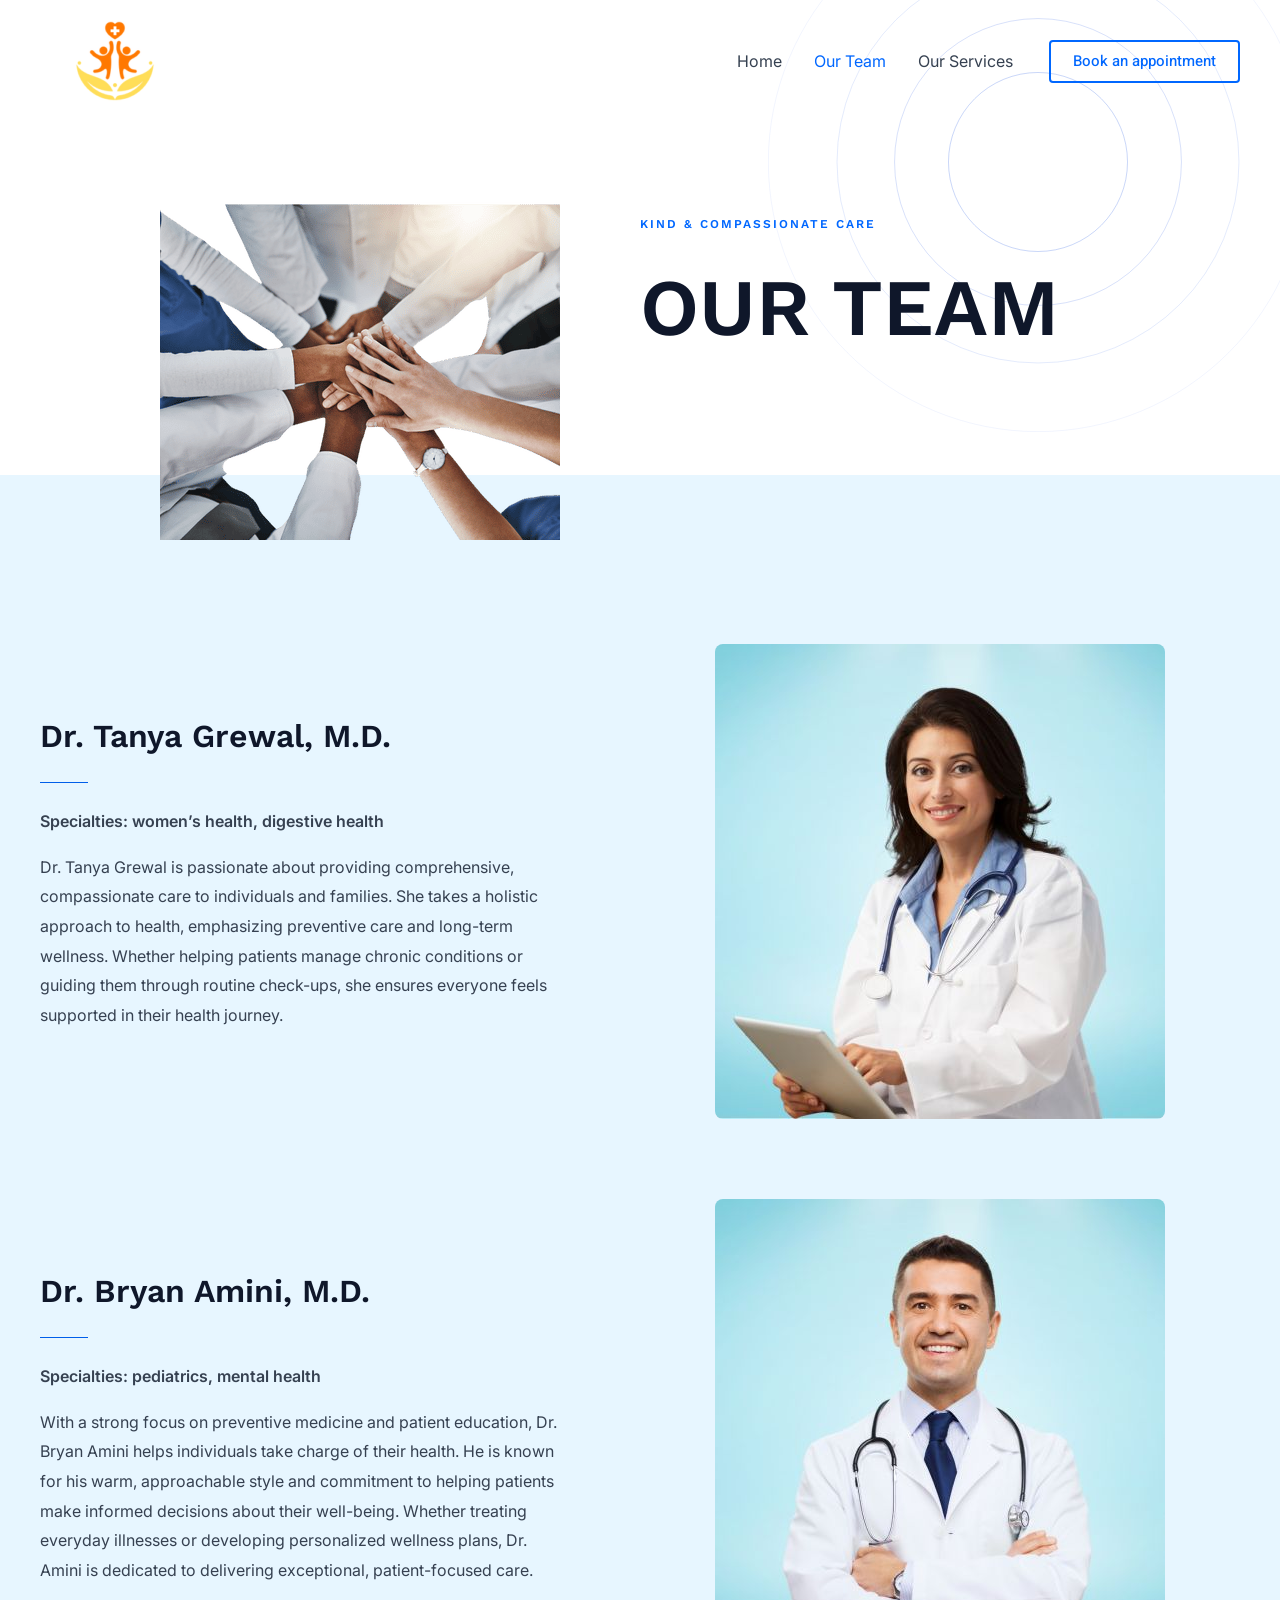
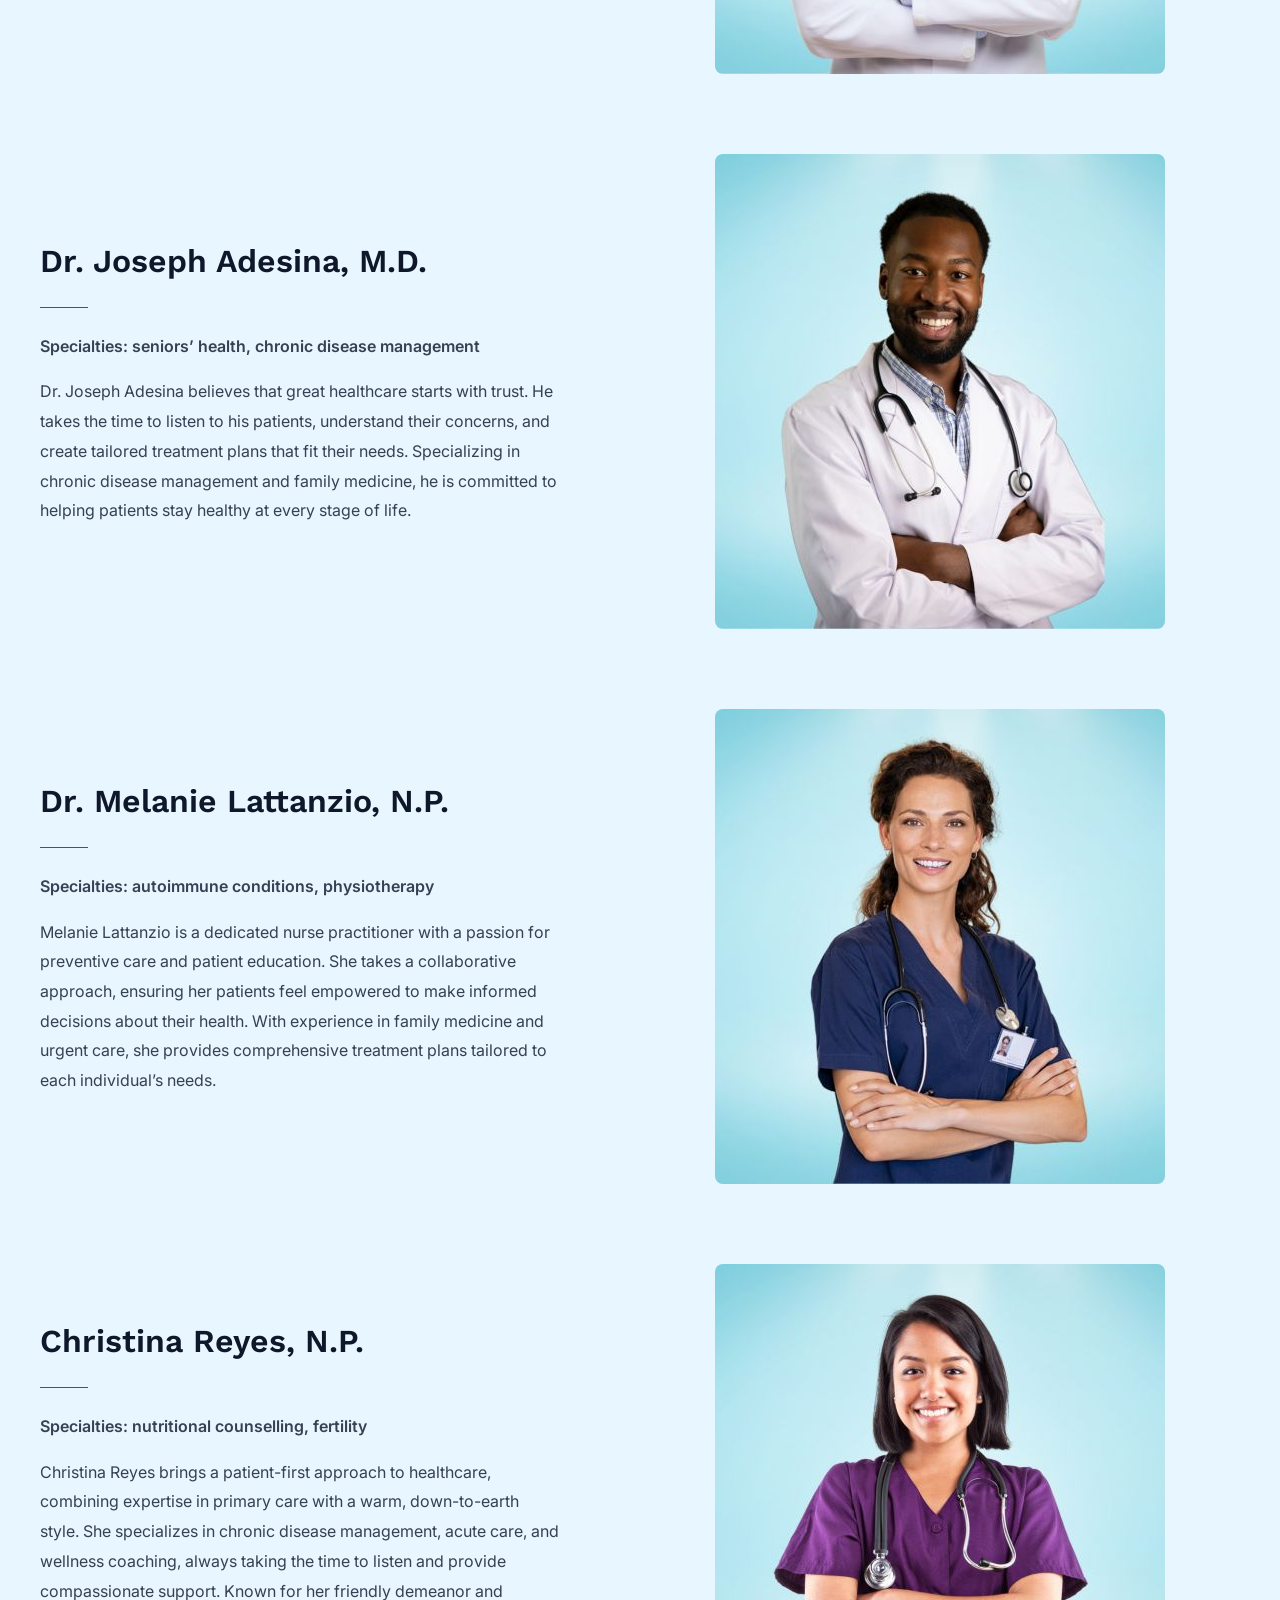
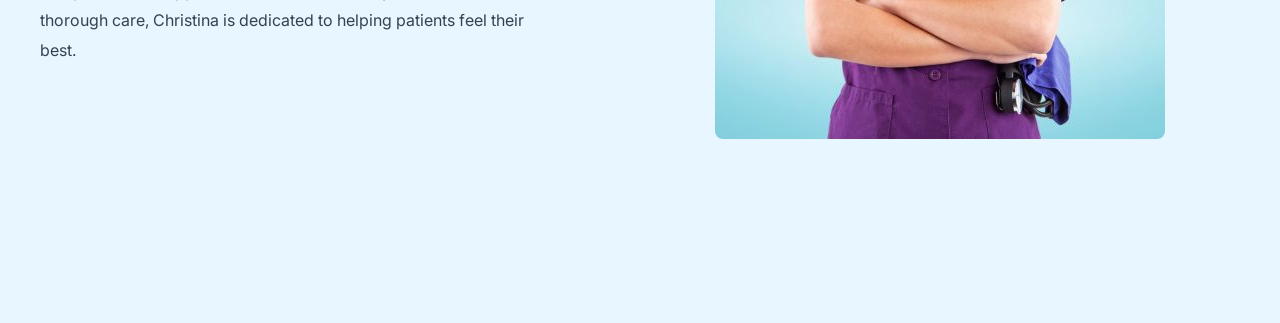
<file: our-team/index.html>
<!DOCTYPE html>
<html lang="en-US">
<head>
<meta charset="UTF-8">
<meta name="viewport" content="width=device-width, initial-scale=1">
	<link rel="profile" href="https://gmpg.org/xfn/11"> 
	<title>Our Team &#8211; Lockeport Heath Clinic</title>
<meta name='robots' content='max-image-preview:large' />
<link rel='dns-prefetch' href='https://fonts.googleapis.com/' />
<link rel="alternate" type="application/rss+xml" title="Lockeport Heath Clinic &raquo; Feed" href="../feed/index.html" />
<link rel="alternate" type="application/rss+xml" title="Lockeport Heath Clinic &raquo; Comments Feed" href="../comments/feed/index.html" />
<link rel="alternate" title="oEmbed (JSON)" type="application/json+oembed" href="../wp-json/oembed/1.0/embed@url=https%253A%252F%252Flockeporthealth.com%252Four-team%252F" />
<link rel="alternate" title="oEmbed (XML)" type="text/xml+oembed" href="../wp-json/oembed/1.0/embed@url=https%253A%252F%252Flockeporthealth.com%252Four-team%252F&amp;format=xml" />
<style id='wp-img-auto-sizes-contain-inline-css'>
img:is([sizes=auto i],[sizes^="auto," i]){contain-intrinsic-size:3000px 1500px}
/*# sourceURL=wp-img-auto-sizes-contain-inline-css */
</style>
<link rel='stylesheet' id='astra-theme-css-css' href='../wp-content/themes/astra/assets/css/minified/main.min.css@ver=4.12.3.css' media='all' />
<style id='astra-theme-css-inline-css'>
:root{--ast-post-nav-space:0;--ast-container-default-xlg-padding:6.67em;--ast-container-default-lg-padding:5.67em;--ast-container-default-slg-padding:4.34em;--ast-container-default-md-padding:3.34em;--ast-container-default-sm-padding:6.67em;--ast-container-default-xs-padding:2.4em;--ast-container-default-xxs-padding:1.4em;--ast-code-block-background:#EEEEEE;--ast-comment-inputs-background:#FAFAFA;--ast-normal-container-width:1200px;--ast-narrow-container-width:750px;--ast-blog-title-font-weight:normal;--ast-blog-meta-weight:inherit;--ast-global-color-primary:var(--ast-global-color-5);--ast-global-color-secondary:var(--ast-global-color-4);--ast-global-color-alternate-background:var(--ast-global-color-7);--ast-global-color-subtle-background:var(--ast-global-color-6);--ast-bg-style-guide:var( --ast-global-color-secondary,--ast-global-color-5 );--ast-shadow-style-guide:0px 0px 4px 0 #00000057;--ast-global-dark-bg-style:#fff;--ast-global-dark-lfs:#fbfbfb;--ast-widget-bg-color:#fafafa;--ast-wc-container-head-bg-color:#fbfbfb;--ast-title-layout-bg:#eeeeee;--ast-search-border-color:#e7e7e7;--ast-lifter-hover-bg:#e6e6e6;--ast-gallery-block-color:#000;--srfm-color-input-label:var(--ast-global-color-2);}html{font-size:100%;}a,.page-title{color:var(--ast-global-color-2);}a:hover,a:focus{color:var(--ast-global-color-1);}body,button,input,select,textarea,.ast-button,.ast-custom-button{font-family:'Inter',sans-serif;font-weight:400;font-size:16px;font-size:1rem;}blockquote{color:var(--ast-global-color-3);}p,.entry-content p{margin-bottom:1em;}h1,h2,h3,h4,h5,h6,.entry-content :where(h1,h2,h3,h4,h5,h6),.site-title,.site-title a{font-family:'Work Sans',sans-serif;font-weight:600;line-height:1.1em;}.site-title{font-size:35px;font-size:2.1875rem;display:none;}header .custom-logo-link img{max-width:150px;width:150px;}.astra-logo-svg{width:150px;}.site-header .site-description{font-size:15px;font-size:0.9375rem;display:none;}.entry-title{font-size:40px;font-size:2.5rem;}.archive .ast-article-post .ast-article-inner,.blog .ast-article-post .ast-article-inner,.archive .ast-article-post .ast-article-inner:hover,.blog .ast-article-post .ast-article-inner:hover{overflow:hidden;}h1,.entry-content :where(h1){font-size:80px;font-size:5rem;font-family:'Work Sans',sans-serif;line-height:1.4em;}h2,.entry-content :where(h2){font-size:48px;font-size:3rem;font-family:'Work Sans',sans-serif;line-height:1.3em;}h3,.entry-content :where(h3){font-size:32px;font-size:2rem;font-family:'Work Sans',sans-serif;line-height:1.3em;}h4,.entry-content :where(h4){font-size:24px;font-size:1.5rem;line-height:1.2em;font-family:'Work Sans',sans-serif;}h5,.entry-content :where(h5){font-size:18px;font-size:1.125rem;line-height:1.2em;font-family:'Work Sans',sans-serif;}h6,.entry-content :where(h6){font-size:12px;font-size:0.75rem;line-height:1.25em;font-family:'Work Sans',sans-serif;}::selection{background-color:var(--ast-global-color-0);color:#ffffff;}body,h1,h2,h3,h4,h5,h6,.entry-title a,.entry-content :where(h1,h2,h3,h4,h5,h6){color:var(--ast-global-color-3);}.tagcloud a:hover,.tagcloud a:focus,.tagcloud a.current-item{color:#ffffff;border-color:var(--ast-global-color-2);background-color:var(--ast-global-color-2);}input:focus,input[type="text"]:focus,input[type="email"]:focus,input[type="url"]:focus,input[type="password"]:focus,input[type="reset"]:focus,input[type="search"]:focus,textarea:focus{border-color:var(--ast-global-color-2);}input[type="radio"]:checked,input[type=reset],input[type="checkbox"]:checked,input[type="checkbox"]:hover:checked,input[type="checkbox"]:focus:checked,input[type=range]::-webkit-slider-thumb{border-color:var(--ast-global-color-2);background-color:var(--ast-global-color-2);box-shadow:none;}.site-footer a:hover + .post-count,.site-footer a:focus + .post-count{background:var(--ast-global-color-2);border-color:var(--ast-global-color-2);}.single .nav-links .nav-previous,.single .nav-links .nav-next{color:var(--ast-global-color-2);}.entry-meta,.entry-meta *{line-height:1.45;color:var(--ast-global-color-2);}.entry-meta a:not(.ast-button):hover,.entry-meta a:not(.ast-button):hover *,.entry-meta a:not(.ast-button):focus,.entry-meta a:not(.ast-button):focus *,.page-links > .page-link,.page-links .page-link:hover,.post-navigation a:hover{color:var(--ast-global-color-1);}#cat option,.secondary .calendar_wrap thead a,.secondary .calendar_wrap thead a:visited{color:var(--ast-global-color-2);}.secondary .calendar_wrap #today,.ast-progress-val span{background:var(--ast-global-color-2);}.secondary a:hover + .post-count,.secondary a:focus + .post-count{background:var(--ast-global-color-2);border-color:var(--ast-global-color-2);}.calendar_wrap #today > a{color:#ffffff;}.page-links .page-link,.single .post-navigation a{color:var(--ast-global-color-2);}.ast-search-menu-icon .search-form button.search-submit{padding:0 4px;}.ast-search-menu-icon form.search-form{padding-right:0;}.ast-header-search .ast-search-menu-icon.ast-dropdown-active .search-form,.ast-header-search .ast-search-menu-icon.ast-dropdown-active .search-field:focus{transition:all 0.2s;}.search-form input.search-field:focus{outline:none;}.ast-mobile-header-content .ast-builder-layout-element:not(.ast-builder-menu):not(.ast-header-divider-element),.ast-mobile-popup-content .ast-builder-layout-element:not(.ast-builder-menu):not(.ast-header-divider-element){padding:15px 20px;}.wp-block-latest-posts > li > a{color:var(--ast-global-color-2);}.widget-title,.widget .wp-block-heading{font-size:22px;font-size:1.375rem;color:var(--ast-global-color-3);}.ast-search-menu-icon.slide-search a:focus-visible:focus-visible,.astra-search-icon:focus-visible,#close:focus-visible,a:focus-visible,.ast-menu-toggle:focus-visible,.site .skip-link:focus-visible,.wp-block-loginout input:focus-visible,.wp-block-search.wp-block-search__button-inside .wp-block-search__inside-wrapper,.ast-header-navigation-arrow:focus-visible,.ast-orders-table__row .ast-orders-table__cell:focus-visible,a#ast-apply-coupon:focus-visible,#ast-apply-coupon:focus-visible,#close:focus-visible,.button.search-submit:focus-visible,#search_submit:focus,.normal-search:focus-visible,.ast-header-account-wrap:focus-visible,.astra-cart-drawer-close:focus,.ast-single-variation:focus,.ast-button:focus,.ast-builder-button-wrap:has(.ast-custom-button-link:focus),.ast-builder-button-wrap .ast-custom-button-link:focus{outline-style:dotted;outline-color:inherit;outline-width:thin;}input:focus,input[type="text"]:focus,input[type="email"]:focus,input[type="url"]:focus,input[type="password"]:focus,input[type="reset"]:focus,input[type="search"]:focus,input[type="number"]:focus,textarea:focus,.wp-block-search__input:focus,[data-section="section-header-mobile-trigger"] .ast-button-wrap .ast-mobile-menu-trigger-minimal:focus,.ast-mobile-popup-drawer.active .menu-toggle-close:focus,#ast-scroll-top:focus,#coupon_code:focus,#ast-coupon-code:focus{border-style:dotted;border-color:inherit;border-width:thin;}input{outline:none;}.ast-logo-title-inline .site-logo-img{padding-right:1em;}.site-logo-img img{ transition:all 0.2s linear;}body .ast-oembed-container *{position:absolute;top:0;width:100%;height:100%;left:0;}body .wp-block-embed-pocket-casts .ast-oembed-container *{position:unset;}.ast-single-post-featured-section + article {margin-top: 2em;}.site-content .ast-single-post-featured-section img {width: 100%;overflow: hidden;object-fit: cover;}.site > .ast-single-related-posts-container {margin-top: 0;}@media (min-width: 922px) {.ast-desktop .ast-container--narrow {max-width: var(--ast-narrow-container-width);margin: 0 auto;}}.ast-page-builder-template .hentry {margin: 0;}.ast-page-builder-template .site-content > .ast-container {max-width: 100%;padding: 0;}.ast-page-builder-template .site .site-content #primary {padding: 0;margin: 0;}.ast-page-builder-template .no-results {text-align: center;margin: 4em auto;}.ast-page-builder-template .ast-pagination {padding: 2em;}.ast-page-builder-template .entry-header.ast-no-title.ast-no-thumbnail {margin-top: 0;}.ast-page-builder-template .entry-header.ast-header-without-markup {margin-top: 0;margin-bottom: 0;}.ast-page-builder-template .entry-header.ast-no-title.ast-no-meta {margin-bottom: 0;}.ast-page-builder-template.single .post-navigation {padding-bottom: 2em;}.ast-page-builder-template.single-post .site-content > .ast-container {max-width: 100%;}.ast-page-builder-template .entry-header {margin-top: 4em;margin-left: auto;margin-right: auto;padding-left: 20px;padding-right: 20px;}.single.ast-page-builder-template .entry-header {padding-left: 20px;padding-right: 20px;}.ast-page-builder-template .ast-archive-description {margin: 4em auto 0;padding-left: 20px;padding-right: 20px;}.ast-page-builder-template.ast-no-sidebar .entry-content .alignwide {margin-left: 0;margin-right: 0;}@media (max-width:921.9px){#ast-desktop-header{display:none;}}@media (min-width:922px){#ast-mobile-header{display:none;}}.wp-block-buttons.aligncenter{justify-content:center;}@media (max-width:921px){.ast-theme-transparent-header #primary,.ast-theme-transparent-header #secondary{padding:0;}}@media (max-width:921px){.ast-plain-container.ast-no-sidebar #primary{padding:0;}}.ast-plain-container.ast-no-sidebar #primary{margin-top:0;margin-bottom:0;}.wp-block-buttons .wp-block-button.is-style-outline .wp-block-button__link.wp-element-button,.ast-outline-button,.wp-block-uagb-buttons-child .uagb-buttons-repeater.ast-outline-button{border-color:var(--ast-global-color-0);border-top-width:2px;border-right-width:2px;border-bottom-width:2px;border-left-width:2px;font-family:inherit;font-weight:500;font-size:16px;font-size:1rem;line-height:1em;border-top-left-radius:6px;border-top-right-radius:6px;border-bottom-right-radius:6px;border-bottom-left-radius:6px;}.wp-block-button.is-style-outline .wp-block-button__link:hover,.wp-block-buttons .wp-block-button.is-style-outline .wp-block-button__link:focus,.wp-block-buttons .wp-block-button.is-style-outline > .wp-block-button__link:not(.has-text-color):hover,.wp-block-buttons .wp-block-button.wp-block-button__link.is-style-outline:not(.has-text-color):hover,.ast-outline-button:hover,.ast-outline-button:focus,.wp-block-uagb-buttons-child .uagb-buttons-repeater.ast-outline-button:hover,.wp-block-uagb-buttons-child .uagb-buttons-repeater.ast-outline-button:focus{background-color:var(--ast-global-color-0);border-color:var(--ast-global-color-0);}.wp-block-button .wp-block-button__link.wp-element-button.is-style-outline:not(.has-background),.wp-block-button.is-style-outline>.wp-block-button__link.wp-element-button:not(.has-background),.ast-outline-button{background-color:rgba(24,81,226,0);}.entry-content[data-ast-blocks-layout] > figure{margin-bottom:1em;}@media (max-width:921px){.ast-left-sidebar #content > .ast-container{display:flex;flex-direction:column-reverse;width:100%;}.ast-separate-container .ast-article-post,.ast-separate-container .ast-article-single{padding:1.5em 2.14em;}.ast-author-box img.avatar{margin:20px 0 0 0;}}@media (min-width:922px){.ast-separate-container.ast-right-sidebar #primary,.ast-separate-container.ast-left-sidebar #primary{border:0;}.search-no-results.ast-separate-container #primary{margin-bottom:4em;}}.elementor-widget-button .elementor-button{border-style:solid;text-decoration:none;border-top-width:2px;border-right-width:2px;border-left-width:2px;border-bottom-width:2px;}body .elementor-button.elementor-size-sm,body .elementor-button.elementor-size-xs,body .elementor-button.elementor-size-md,body .elementor-button.elementor-size-lg,body .elementor-button.elementor-size-xl,body .elementor-button{border-top-left-radius:6px;border-top-right-radius:6px;border-bottom-right-radius:6px;border-bottom-left-radius:6px;padding-top:18px;padding-right:30px;padding-bottom:18px;padding-left:30px;}@media (max-width:921px){.elementor-widget-button .elementor-button.elementor-size-sm,.elementor-widget-button .elementor-button.elementor-size-xs,.elementor-widget-button .elementor-button.elementor-size-md,.elementor-widget-button .elementor-button.elementor-size-lg,.elementor-widget-button .elementor-button.elementor-size-xl,.elementor-widget-button .elementor-button{padding-top:14px;padding-right:24px;padding-bottom:14px;padding-left:24px;}}.elementor-widget-button .elementor-button{border-color:var(--ast-global-color-0);background-color:rgba(24,81,226,0);}.elementor-widget-button .elementor-button:hover,.elementor-widget-button .elementor-button:focus{color:var(--ast-global-color-5);background-color:var(--ast-global-color-0);border-color:var(--ast-global-color-0);}.wp-block-button .wp-block-button__link ,.elementor-widget-button .elementor-button,.elementor-widget-button .elementor-button:visited{color:var(--ast-global-color-0);}.elementor-widget-button .elementor-button{font-weight:500;font-size:16px;font-size:1rem;line-height:1em;}body .elementor-button.elementor-size-sm,body .elementor-button.elementor-size-xs,body .elementor-button.elementor-size-md,body .elementor-button.elementor-size-lg,body .elementor-button.elementor-size-xl,body .elementor-button{font-size:16px;font-size:1rem;}.wp-block-button .wp-block-button__link:hover,.wp-block-button .wp-block-button__link:focus{color:var(--ast-global-color-5);background-color:var(--ast-global-color-0);border-color:var(--ast-global-color-0);}.elementor-widget-heading h1.elementor-heading-title{line-height:1.4em;}.elementor-widget-heading h2.elementor-heading-title{line-height:1.3em;}.elementor-widget-heading h3.elementor-heading-title{line-height:1.3em;}.elementor-widget-heading h4.elementor-heading-title{line-height:1.2em;}.elementor-widget-heading h5.elementor-heading-title{line-height:1.2em;}.elementor-widget-heading h6.elementor-heading-title{line-height:1.25em;}.wp-block-button .wp-block-button__link,.wp-block-search .wp-block-search__button,body .wp-block-file .wp-block-file__button{border-style:solid;border-top-width:2px;border-right-width:2px;border-left-width:2px;border-bottom-width:2px;border-color:var(--ast-global-color-0);background-color:rgba(24,81,226,0);color:var(--ast-global-color-0);font-family:inherit;font-weight:500;line-height:1em;font-size:16px;font-size:1rem;border-top-left-radius:6px;border-top-right-radius:6px;border-bottom-right-radius:6px;border-bottom-left-radius:6px;padding-top:18px;padding-right:30px;padding-bottom:18px;padding-left:30px;}@media (max-width:921px){.wp-block-button .wp-block-button__link,.wp-block-search .wp-block-search__button,body .wp-block-file .wp-block-file__button{padding-top:14px;padding-right:24px;padding-bottom:14px;padding-left:24px;}}.menu-toggle,button,.ast-button,.ast-custom-button,.button,input#submit,input[type="button"],input[type="submit"],input[type="reset"],form[CLASS*="wp-block-search__"].wp-block-search .wp-block-search__inside-wrapper .wp-block-search__button,body .wp-block-file .wp-block-file__button{border-style:solid;border-top-width:2px;border-right-width:2px;border-left-width:2px;border-bottom-width:2px;color:var(--ast-global-color-0);border-color:var(--ast-global-color-0);background-color:rgba(24,81,226,0);padding-top:18px;padding-right:30px;padding-bottom:18px;padding-left:30px;font-family:inherit;font-weight:500;font-size:16px;font-size:1rem;line-height:1em;border-top-left-radius:6px;border-top-right-radius:6px;border-bottom-right-radius:6px;border-bottom-left-radius:6px;}button:focus,.menu-toggle:hover,button:hover,.ast-button:hover,.ast-custom-button:hover .button:hover,.ast-custom-button:hover ,input[type=reset]:hover,input[type=reset]:focus,input#submit:hover,input#submit:focus,input[type="button"]:hover,input[type="button"]:focus,input[type="submit"]:hover,input[type="submit"]:focus,form[CLASS*="wp-block-search__"].wp-block-search .wp-block-search__inside-wrapper .wp-block-search__button:hover,form[CLASS*="wp-block-search__"].wp-block-search .wp-block-search__inside-wrapper .wp-block-search__button:focus,body .wp-block-file .wp-block-file__button:hover,body .wp-block-file .wp-block-file__button:focus{color:var(--ast-global-color-5);background-color:var(--ast-global-color-0);border-color:var(--ast-global-color-0);}@media (max-width:921px){.menu-toggle,button,.ast-button,.ast-custom-button,.button,input#submit,input[type="button"],input[type="submit"],input[type="reset"],form[CLASS*="wp-block-search__"].wp-block-search .wp-block-search__inside-wrapper .wp-block-search__button,body .wp-block-file .wp-block-file__button{padding-top:14px;padding-right:24px;padding-bottom:14px;padding-left:24px;}}@media (max-width:921px){.ast-mobile-header-stack .main-header-bar .ast-search-menu-icon{display:inline-block;}.ast-header-break-point.ast-header-custom-item-outside .ast-mobile-header-stack .main-header-bar .ast-search-icon{margin:0;}.ast-comment-avatar-wrap img{max-width:2.5em;}.ast-comment-meta{padding:0 1.8888em 1.3333em;}.ast-separate-container .ast-comment-list li.depth-1{padding:1.5em 2.14em;}.ast-separate-container .comment-respond{padding:2em 2.14em;}}@media (min-width:544px){.ast-container{max-width:100%;}}@media (max-width:544px){.ast-separate-container .ast-article-post,.ast-separate-container .ast-article-single,.ast-separate-container .comments-title,.ast-separate-container .ast-archive-description{padding:1.5em 1em;}.ast-separate-container #content .ast-container{padding-left:0.54em;padding-right:0.54em;}.ast-separate-container .ast-comment-list .bypostauthor{padding:.5em;}.ast-search-menu-icon.ast-dropdown-active .search-field{width:170px;}} #ast-mobile-header .ast-site-header-cart-li a{pointer-events:none;}body,.ast-separate-container{background-color:var(--ast-global-color-4);background-image:none;}@media (max-width:921px){.site-title{display:none;}.site-header .site-description{display:none;}h1,.entry-content :where(h1){font-size:40px;}h2,.entry-content :where(h2){font-size:32px;}h3,.entry-content :where(h3){font-size:20px;}}@media (max-width:544px){.site-title{display:none;}.site-header .site-description{display:none;}h1,.entry-content :where(h1){font-size:36px;}h2,.entry-content :where(h2){font-size:25px;}h3,.entry-content :where(h3){font-size:20px;}}@media (max-width:921px){html{font-size:91.2%;}}@media (max-width:544px){html{font-size:91.2%;}}@media (min-width:922px){.ast-container{max-width:1240px;}}@media (min-width:922px){.site-content .ast-container{display:flex;}}@media (max-width:921px){.site-content .ast-container{flex-direction:column;}}@media (min-width:922px){.main-header-menu .sub-menu .menu-item.ast-left-align-sub-menu:hover > .sub-menu,.main-header-menu .sub-menu .menu-item.ast-left-align-sub-menu.focus > .sub-menu{margin-left:-0px;}}.ast-theme-transparent-header [data-section="section-header-mobile-trigger"] .ast-button-wrap .ast-mobile-menu-trigger-minimal{background:transparent;}.site .comments-area{padding-bottom:3em;}.wp-block-file {display: flex;align-items: center;flex-wrap: wrap;justify-content: space-between;}.wp-block-pullquote {border: none;}.wp-block-pullquote blockquote::before {content: "\201D";font-family: "Helvetica",sans-serif;display: flex;transform: rotate( 180deg );font-size: 6rem;font-style: normal;line-height: 1;font-weight: bold;align-items: center;justify-content: center;}.has-text-align-right > blockquote::before {justify-content: flex-start;}.has-text-align-left > blockquote::before {justify-content: flex-end;}figure.wp-block-pullquote.is-style-solid-color blockquote {max-width: 100%;text-align: inherit;}:root {--wp--custom--ast-default-block-top-padding: 3em;--wp--custom--ast-default-block-right-padding: 3em;--wp--custom--ast-default-block-bottom-padding: 3em;--wp--custom--ast-default-block-left-padding: 3em;--wp--custom--ast-container-width: 1200px;--wp--custom--ast-content-width-size: 1200px;--wp--custom--ast-wide-width-size: calc(1200px + var(--wp--custom--ast-default-block-left-padding) + var(--wp--custom--ast-default-block-right-padding));}.ast-narrow-container {--wp--custom--ast-content-width-size: 750px;--wp--custom--ast-wide-width-size: 750px;}@media(max-width: 921px) {:root {--wp--custom--ast-default-block-top-padding: 3em;--wp--custom--ast-default-block-right-padding: 2em;--wp--custom--ast-default-block-bottom-padding: 3em;--wp--custom--ast-default-block-left-padding: 2em;}}@media(max-width: 544px) {:root {--wp--custom--ast-default-block-top-padding: 3em;--wp--custom--ast-default-block-right-padding: 1.5em;--wp--custom--ast-default-block-bottom-padding: 3em;--wp--custom--ast-default-block-left-padding: 1.5em;}}.entry-content > .wp-block-group,.entry-content > .wp-block-cover,.entry-content > .wp-block-columns {padding-top: var(--wp--custom--ast-default-block-top-padding);padding-right: var(--wp--custom--ast-default-block-right-padding);padding-bottom: var(--wp--custom--ast-default-block-bottom-padding);padding-left: var(--wp--custom--ast-default-block-left-padding);}.ast-plain-container.ast-no-sidebar .entry-content > .alignfull,.ast-page-builder-template .ast-no-sidebar .entry-content > .alignfull {margin-left: calc( -50vw + 50%);margin-right: calc( -50vw + 50%);max-width: 100vw;width: 100vw;}.ast-plain-container.ast-no-sidebar .entry-content .alignfull .alignfull,.ast-page-builder-template.ast-no-sidebar .entry-content .alignfull .alignfull,.ast-plain-container.ast-no-sidebar .entry-content .alignfull .alignwide,.ast-page-builder-template.ast-no-sidebar .entry-content .alignfull .alignwide,.ast-plain-container.ast-no-sidebar .entry-content .alignwide .alignfull,.ast-page-builder-template.ast-no-sidebar .entry-content .alignwide .alignfull,.ast-plain-container.ast-no-sidebar .entry-content .alignwide .alignwide,.ast-page-builder-template.ast-no-sidebar .entry-content .alignwide .alignwide,.ast-plain-container.ast-no-sidebar .entry-content .wp-block-column .alignfull,.ast-page-builder-template.ast-no-sidebar .entry-content .wp-block-column .alignfull,.ast-plain-container.ast-no-sidebar .entry-content .wp-block-column .alignwide,.ast-page-builder-template.ast-no-sidebar .entry-content .wp-block-column .alignwide {margin-left: auto;margin-right: auto;width: 100%;}[data-ast-blocks-layout] .wp-block-separator:not(.is-style-dots) {height: 0;}[data-ast-blocks-layout] .wp-block-separator {margin: 20px auto;}[data-ast-blocks-layout] .wp-block-separator:not(.is-style-wide):not(.is-style-dots) {max-width: 100px;}[data-ast-blocks-layout] .wp-block-separator.has-background {padding: 0;}.entry-content[data-ast-blocks-layout] > * {max-width: var(--wp--custom--ast-content-width-size);margin-left: auto;margin-right: auto;}.entry-content[data-ast-blocks-layout] > .alignwide {max-width: var(--wp--custom--ast-wide-width-size);}.entry-content[data-ast-blocks-layout] .alignfull {max-width: none;}.entry-content .wp-block-columns {margin-bottom: 0;}blockquote {margin: 1.5em;border-color: rgba(0,0,0,0.05);}.wp-block-quote:not(.has-text-align-right):not(.has-text-align-center) {border-left: 5px solid rgba(0,0,0,0.05);}.has-text-align-right > blockquote,blockquote.has-text-align-right {border-right: 5px solid rgba(0,0,0,0.05);}.has-text-align-left > blockquote,blockquote.has-text-align-left {border-left: 5px solid rgba(0,0,0,0.05);}.wp-block-site-tagline,.wp-block-latest-posts .read-more {margin-top: 15px;}.wp-block-loginout p label {display: block;}.wp-block-loginout p:not(.login-remember):not(.login-submit) input {width: 100%;}.wp-block-loginout input:focus {border-color: transparent;}.wp-block-loginout input:focus {outline: thin dotted;}.entry-content .wp-block-media-text .wp-block-media-text__content {padding: 0 0 0 8%;}.entry-content .wp-block-media-text.has-media-on-the-right .wp-block-media-text__content {padding: 0 8% 0 0;}.entry-content .wp-block-media-text.has-background .wp-block-media-text__content {padding: 8%;}.entry-content .wp-block-cover:not([class*="background-color"]):not(.has-text-color.has-link-color) .wp-block-cover__inner-container,.entry-content .wp-block-cover:not([class*="background-color"]) .wp-block-cover-image-text,.entry-content .wp-block-cover:not([class*="background-color"]) .wp-block-cover-text,.entry-content .wp-block-cover-image:not([class*="background-color"]) .wp-block-cover__inner-container,.entry-content .wp-block-cover-image:not([class*="background-color"]) .wp-block-cover-image-text,.entry-content .wp-block-cover-image:not([class*="background-color"]) .wp-block-cover-text {color: var(--ast-global-color-primary,var(--ast-global-color-5));}.wp-block-loginout .login-remember input {width: 1.1rem;height: 1.1rem;margin: 0 5px 4px 0;vertical-align: middle;}.wp-block-latest-posts > li > *:first-child,.wp-block-latest-posts:not(.is-grid) > li:first-child {margin-top: 0;}.entry-content > .wp-block-buttons,.entry-content > .wp-block-uagb-buttons {margin-bottom: 1.5em;}.wp-block-search__inside-wrapper .wp-block-search__input {padding: 0 10px;color: var(--ast-global-color-3);background: var(--ast-global-color-primary,var(--ast-global-color-5));border-color: var(--ast-border-color);}.wp-block-latest-posts .read-more {margin-bottom: 1.5em;}.wp-block-search__no-button .wp-block-search__inside-wrapper .wp-block-search__input {padding-top: 5px;padding-bottom: 5px;}.wp-block-latest-posts .wp-block-latest-posts__post-date,.wp-block-latest-posts .wp-block-latest-posts__post-author {font-size: 1rem;}.wp-block-latest-posts > li > *,.wp-block-latest-posts:not(.is-grid) > li {margin-top: 12px;margin-bottom: 12px;}.ast-page-builder-template .entry-content[data-ast-blocks-layout] > .alignwide:where(:not(.uagb-is-root-container):not(.spectra-is-root-container)) > * {max-width: var(--wp--custom--ast-wide-width-size);}.ast-page-builder-template .entry-content[data-ast-blocks-layout] > .inherit-container-width > *,.ast-page-builder-template .entry-content[data-ast-blocks-layout] > *:not(.wp-block-group):where(:not(.uagb-is-root-container):not(.spectra-is-root-container)) > *,.entry-content[data-ast-blocks-layout] > .wp-block-cover .wp-block-cover__inner-container {max-width: var(--wp--custom--ast-content-width-size) ;margin-left: auto;margin-right: auto;}.ast-page-builder-template .entry-content[data-ast-blocks-layout] > *,.ast-page-builder-template .entry-content[data-ast-blocks-layout] > .alignfull:where(:not(.wp-block-group):not(.uagb-is-root-container):not(.spectra-is-root-container)) > * {max-width: none;}.entry-content[data-ast-blocks-layout] .wp-block-cover:not(.alignleft):not(.alignright) {width: auto;}@media(max-width: 1200px) {.ast-separate-container .entry-content > .alignfull,.ast-separate-container .entry-content[data-ast-blocks-layout] > .alignwide,.ast-plain-container .entry-content[data-ast-blocks-layout] > .alignwide,.ast-plain-container .entry-content .alignfull {margin-left: calc(-1 * min(var(--ast-container-default-xlg-padding),20px)) ;margin-right: calc(-1 * min(var(--ast-container-default-xlg-padding),20px));}}@media(min-width: 1201px) {.ast-separate-container .entry-content > .alignfull {margin-left: calc(-1 * var(--ast-container-default-xlg-padding) );margin-right: calc(-1 * var(--ast-container-default-xlg-padding) );}.ast-separate-container .entry-content[data-ast-blocks-layout] > .alignwide,.ast-plain-container .entry-content[data-ast-blocks-layout] > .alignwide {margin-left: calc(-1 * var(--wp--custom--ast-default-block-left-padding) );margin-right: calc(-1 * var(--wp--custom--ast-default-block-right-padding) );}}@media(min-width: 921px) {.ast-separate-container .entry-content .wp-block-group.alignwide:not(.inherit-container-width) > :where(:not(.alignleft):not(.alignright)),.ast-plain-container .entry-content .wp-block-group.alignwide:not(.inherit-container-width) > :where(:not(.alignleft):not(.alignright)) {max-width: calc( var(--wp--custom--ast-content-width-size) + 80px );}.ast-plain-container.ast-right-sidebar .entry-content[data-ast-blocks-layout] .alignfull,.ast-plain-container.ast-left-sidebar .entry-content[data-ast-blocks-layout] .alignfull {margin-left: -60px;margin-right: -60px;}}@media(min-width: 544px) {.entry-content > .alignleft {margin-right: 20px;}.entry-content > .alignright {margin-left: 20px;}}@media (max-width:544px){.wp-block-columns .wp-block-column:not(:last-child){margin-bottom:20px;}.wp-block-latest-posts{margin:0;}}@media( max-width: 600px ) {.entry-content .wp-block-media-text .wp-block-media-text__content,.entry-content .wp-block-media-text.has-media-on-the-right .wp-block-media-text__content {padding: 8% 0 0;}.entry-content .wp-block-media-text.has-background .wp-block-media-text__content {padding: 8%;}}.ast-page-builder-template .entry-header {padding-left: 0;}.ast-narrow-container .site-content .wp-block-uagb-image--align-full .wp-block-uagb-image__figure {max-width: 100%;margin-left: auto;margin-right: auto;}:root .has-ast-global-color-0-color{color:var(--ast-global-color-0);}:root .has-ast-global-color-0-background-color{background-color:var(--ast-global-color-0);}:root .wp-block-button .has-ast-global-color-0-color{color:var(--ast-global-color-0);}:root .wp-block-button .has-ast-global-color-0-background-color{background-color:var(--ast-global-color-0);}:root .has-ast-global-color-1-color{color:var(--ast-global-color-1);}:root .has-ast-global-color-1-background-color{background-color:var(--ast-global-color-1);}:root .wp-block-button .has-ast-global-color-1-color{color:var(--ast-global-color-1);}:root .wp-block-button .has-ast-global-color-1-background-color{background-color:var(--ast-global-color-1);}:root .has-ast-global-color-2-color{color:var(--ast-global-color-2);}:root .has-ast-global-color-2-background-color{background-color:var(--ast-global-color-2);}:root .wp-block-button .has-ast-global-color-2-color{color:var(--ast-global-color-2);}:root .wp-block-button .has-ast-global-color-2-background-color{background-color:var(--ast-global-color-2);}:root .has-ast-global-color-3-color{color:var(--ast-global-color-3);}:root .has-ast-global-color-3-background-color{background-color:var(--ast-global-color-3);}:root .wp-block-button .has-ast-global-color-3-color{color:var(--ast-global-color-3);}:root .wp-block-button .has-ast-global-color-3-background-color{background-color:var(--ast-global-color-3);}:root .has-ast-global-color-4-color{color:var(--ast-global-color-4);}:root .has-ast-global-color-4-background-color{background-color:var(--ast-global-color-4);}:root .wp-block-button .has-ast-global-color-4-color{color:var(--ast-global-color-4);}:root .wp-block-button .has-ast-global-color-4-background-color{background-color:var(--ast-global-color-4);}:root .has-ast-global-color-5-color{color:var(--ast-global-color-5);}:root .has-ast-global-color-5-background-color{background-color:var(--ast-global-color-5);}:root .wp-block-button .has-ast-global-color-5-color{color:var(--ast-global-color-5);}:root .wp-block-button .has-ast-global-color-5-background-color{background-color:var(--ast-global-color-5);}:root .has-ast-global-color-6-color{color:var(--ast-global-color-6);}:root .has-ast-global-color-6-background-color{background-color:var(--ast-global-color-6);}:root .wp-block-button .has-ast-global-color-6-color{color:var(--ast-global-color-6);}:root .wp-block-button .has-ast-global-color-6-background-color{background-color:var(--ast-global-color-6);}:root .has-ast-global-color-7-color{color:var(--ast-global-color-7);}:root .has-ast-global-color-7-background-color{background-color:var(--ast-global-color-7);}:root .wp-block-button .has-ast-global-color-7-color{color:var(--ast-global-color-7);}:root .wp-block-button .has-ast-global-color-7-background-color{background-color:var(--ast-global-color-7);}:root .has-ast-global-color-8-color{color:var(--ast-global-color-8);}:root .has-ast-global-color-8-background-color{background-color:var(--ast-global-color-8);}:root .wp-block-button .has-ast-global-color-8-color{color:var(--ast-global-color-8);}:root .wp-block-button .has-ast-global-color-8-background-color{background-color:var(--ast-global-color-8);}:root{--ast-global-color-0:#0067FF;--ast-global-color-1:#005EE9;--ast-global-color-2:#0F172A;--ast-global-color-3:#364151;--ast-global-color-4:#E7F6FF;--ast-global-color-5:#FFFFFF;--ast-global-color-6:#D1DAE5;--ast-global-color-7:#070614;--ast-global-color-8:#222222;}:root {--ast-border-color : #dddddd;}.ast-single-entry-banner {-js-display: flex;display: flex;flex-direction: column;justify-content: center;text-align: center;position: relative;background: var(--ast-title-layout-bg);}.ast-single-entry-banner[data-banner-layout="layout-1"] {max-width: 1200px;background: inherit;padding: 20px 0;}.ast-single-entry-banner[data-banner-width-type="custom"] {margin: 0 auto;width: 100%;}.ast-single-entry-banner + .site-content .entry-header {margin-bottom: 0;}.site .ast-author-avatar {--ast-author-avatar-size: ;}a.ast-underline-text {text-decoration: underline;}.ast-container > .ast-terms-link {position: relative;display: block;}a.ast-button.ast-badge-tax {padding: 4px 8px;border-radius: 3px;font-size: inherit;}header.entry-header{text-align:left;}header.entry-header .entry-title{font-size:30px;font-size:1.875rem;}header.entry-header > *:not(:last-child){margin-bottom:10px;}@media (max-width:921px){header.entry-header{text-align:left;}}@media (max-width:544px){header.entry-header{text-align:left;}}.ast-archive-entry-banner {-js-display: flex;display: flex;flex-direction: column;justify-content: center;text-align: center;position: relative;background: var(--ast-title-layout-bg);}.ast-archive-entry-banner[data-banner-width-type="custom"] {margin: 0 auto;width: 100%;}.ast-archive-entry-banner[data-banner-layout="layout-1"] {background: inherit;padding: 20px 0;text-align: left;}body.archive .ast-archive-description{max-width:1200px;width:100%;text-align:left;padding-top:3em;padding-right:3em;padding-bottom:3em;padding-left:3em;}body.archive .ast-archive-description .ast-archive-title,body.archive .ast-archive-description .ast-archive-title *{font-size:40px;font-size:2.5rem;}body.archive .ast-archive-description > *:not(:last-child){margin-bottom:10px;}@media (max-width:921px){body.archive .ast-archive-description{text-align:left;}}@media (max-width:544px){body.archive .ast-archive-description{text-align:left;}}@media (max-width:543px){.ast-theme-transparent-header #masthead .site-logo-img .transparent-custom-logo .astra-logo-svg{width:104px;}.ast-theme-transparent-header #masthead .site-logo-img .transparent-custom-logo img{ max-width:104px; width:104px;}}@media (min-width:921px){.ast-theme-transparent-header #masthead{position:absolute;left:0;right:0;}.ast-theme-transparent-header .main-header-bar,.ast-theme-transparent-header.ast-header-break-point .main-header-bar{background:none;}body.elementor-editor-active.ast-theme-transparent-header #masthead,.fl-builder-edit .ast-theme-transparent-header #masthead,body.vc_editor.ast-theme-transparent-header #masthead,body.brz-ed.ast-theme-transparent-header #masthead{z-index:0;}.ast-header-break-point.ast-replace-site-logo-transparent.ast-theme-transparent-header .custom-mobile-logo-link{display:none;}.ast-header-break-point.ast-replace-site-logo-transparent.ast-theme-transparent-header .transparent-custom-logo{display:inline-block;}.ast-theme-transparent-header .ast-above-header,.ast-theme-transparent-header .ast-above-header.ast-above-header-bar{background-image:none;background-color:transparent;}.ast-theme-transparent-header .ast-below-header,.ast-theme-transparent-header .ast-below-header.ast-below-header-bar{background-image:none;background-color:transparent;}}.ast-theme-transparent-header .ast-builder-menu .main-header-menu,.ast-theme-transparent-header .ast-builder-menu .main-header-menu .menu-link,.ast-theme-transparent-header [CLASS*="ast-builder-menu-"] .main-header-menu .menu-item > .menu-link,.ast-theme-transparent-header .ast-masthead-custom-menu-items,.ast-theme-transparent-header .ast-masthead-custom-menu-items a,.ast-theme-transparent-header .ast-builder-menu .main-header-menu .menu-item > .ast-menu-toggle,.ast-theme-transparent-header .ast-builder-menu .main-header-menu .menu-item > .ast-menu-toggle,.ast-theme-transparent-header .ast-above-header-navigation a,.ast-header-break-point.ast-theme-transparent-header .ast-above-header-navigation a,.ast-header-break-point.ast-theme-transparent-header .ast-above-header-navigation > ul.ast-above-header-menu > .menu-item-has-children:not(.current-menu-item) > .ast-menu-toggle,.ast-theme-transparent-header .ast-below-header-menu,.ast-theme-transparent-header .ast-below-header-menu a,.ast-header-break-point.ast-theme-transparent-header .ast-below-header-menu a,.ast-header-break-point.ast-theme-transparent-header .ast-below-header-menu,.ast-theme-transparent-header .main-header-menu .menu-link{color:var(--ast-global-color-3);}.ast-theme-transparent-header .ast-builder-menu .main-header-menu .menu-item:hover > .menu-link,.ast-theme-transparent-header .ast-builder-menu .main-header-menu .menu-item:hover > .ast-menu-toggle,.ast-theme-transparent-header .ast-builder-menu .main-header-menu .ast-masthead-custom-menu-items a:hover,.ast-theme-transparent-header .ast-builder-menu .main-header-menu .focus > .menu-link,.ast-theme-transparent-header .ast-builder-menu .main-header-menu .focus > .ast-menu-toggle,.ast-theme-transparent-header .ast-builder-menu .main-header-menu .current-menu-item > .menu-link,.ast-theme-transparent-header .ast-builder-menu .main-header-menu .current-menu-ancestor > .menu-link,.ast-theme-transparent-header .ast-builder-menu .main-header-menu .current-menu-item > .ast-menu-toggle,.ast-theme-transparent-header .ast-builder-menu .main-header-menu .current-menu-ancestor > .ast-menu-toggle,.ast-theme-transparent-header [CLASS*="ast-builder-menu-"] .main-header-menu .current-menu-item > .menu-link,.ast-theme-transparent-header [CLASS*="ast-builder-menu-"] .main-header-menu .current-menu-ancestor > .menu-link,.ast-theme-transparent-header [CLASS*="ast-builder-menu-"] .main-header-menu .current-menu-item > .ast-menu-toggle,.ast-theme-transparent-header [CLASS*="ast-builder-menu-"] .main-header-menu .current-menu-ancestor > .ast-menu-toggle,.ast-theme-transparent-header .main-header-menu .menu-item:hover > .menu-link,.ast-theme-transparent-header .main-header-menu .current-menu-item > .menu-link,.ast-theme-transparent-header .main-header-menu .current-menu-ancestor > .menu-link{color:var(--ast-global-color-0);}.ast-theme-transparent-header .ast-builder-menu .main-header-menu .menu-item .sub-menu .menu-link,.ast-theme-transparent-header .main-header-menu .menu-item .sub-menu .menu-link{background-color:transparent;}@media (max-width:921px){.ast-theme-transparent-header #masthead{position:absolute;left:0;right:0;}.ast-theme-transparent-header .main-header-bar,.ast-theme-transparent-header.ast-header-break-point .main-header-bar{background:none;}body.elementor-editor-active.ast-theme-transparent-header #masthead,.fl-builder-edit .ast-theme-transparent-header #masthead,body.vc_editor.ast-theme-transparent-header #masthead,body.brz-ed.ast-theme-transparent-header #masthead{z-index:0;}.ast-header-break-point.ast-replace-site-logo-transparent.ast-theme-transparent-header .custom-mobile-logo-link{display:none;}.ast-header-break-point.ast-replace-site-logo-transparent.ast-theme-transparent-header .transparent-custom-logo{display:inline-block;}.ast-theme-transparent-header .ast-above-header,.ast-theme-transparent-header .ast-above-header.ast-above-header-bar{background-image:none;background-color:transparent;}.ast-theme-transparent-header .ast-below-header,.ast-theme-transparent-header .ast-below-header.ast-below-header-bar{background-image:none;background-color:transparent;}}@media (max-width:921px){.ast-theme-transparent-header.ast-header-break-point .ast-builder-menu .main-header-menu,.ast-theme-transparent-header.ast-header-break-point .ast-builder-menu.main-header-menu .sub-menu,.ast-theme-transparent-header.ast-header-break-point .ast-builder-menu.main-header-menu,.ast-theme-transparent-header.ast-header-break-point .ast-builder-menu .main-header-bar-wrap .main-header-menu,.ast-flyout-menu-enable.ast-header-break-point.ast-theme-transparent-header .main-header-bar-navigation .site-navigation,.ast-fullscreen-menu-enable.ast-header-break-point.ast-theme-transparent-header .main-header-bar-navigation .site-navigation,.ast-flyout-above-menu-enable.ast-header-break-point.ast-theme-transparent-header .ast-above-header-navigation-wrap .ast-above-header-navigation,.ast-flyout-below-menu-enable.ast-header-break-point.ast-theme-transparent-header .ast-below-header-navigation-wrap .ast-below-header-actual-nav,.ast-fullscreen-above-menu-enable.ast-header-break-point.ast-theme-transparent-header .ast-above-header-navigation-wrap,.ast-fullscreen-below-menu-enable.ast-header-break-point.ast-theme-transparent-header .ast-below-header-navigation-wrap,.ast-theme-transparent-header .main-header-menu .menu-link{background-color:var(--ast-global-color-5);}}.ast-theme-transparent-header #ast-desktop-header > .ast-main-header-wrap > .main-header-bar,.ast-theme-transparent-header.ast-header-break-point #ast-mobile-header > .ast-main-header-wrap > .main-header-bar{border-bottom-width:0px;border-bottom-style:solid;}.ast-breadcrumbs .trail-browse,.ast-breadcrumbs .trail-items,.ast-breadcrumbs .trail-items li{display:inline-block;margin:0;padding:0;border:none;background:inherit;text-indent:0;text-decoration:none;}.ast-breadcrumbs .trail-browse{font-size:inherit;font-style:inherit;font-weight:inherit;color:inherit;}.ast-breadcrumbs .trail-items{list-style:none;}.trail-items li::after{padding:0 0.3em;content:"\00bb";}.trail-items li:last-of-type::after{display:none;}h1,h2,h3,h4,h5,h6,.entry-content :where(h1,h2,h3,h4,h5,h6){color:var(--ast-global-color-2);}@media (max-width:921px){.ast-builder-grid-row-container.ast-builder-grid-row-tablet-3-firstrow .ast-builder-grid-row > *:first-child,.ast-builder-grid-row-container.ast-builder-grid-row-tablet-3-lastrow .ast-builder-grid-row > *:last-child{grid-column:1 / -1;}}@media (max-width:544px){.ast-builder-grid-row-container.ast-builder-grid-row-mobile-3-firstrow .ast-builder-grid-row > *:first-child,.ast-builder-grid-row-container.ast-builder-grid-row-mobile-3-lastrow .ast-builder-grid-row > *:last-child{grid-column:1 / -1;}}.ast-builder-layout-element[data-section="title_tagline"]{display:flex;}@media (max-width:921px){.ast-header-break-point .ast-builder-layout-element[data-section="title_tagline"]{display:flex;}}@media (max-width:544px){.ast-header-break-point .ast-builder-layout-element[data-section="title_tagline"]{display:flex;}}[data-section*="section-hb-button-"] .menu-link{display:none;}.ast-header-button-1[data-section*="section-hb-button-"] .ast-builder-button-wrap .ast-custom-button{font-family:'Heebo',sans-serif;font-weight:500;font-size:15px;font-size:0.9375rem;line-height:1em;}.ast-header-button-1 .ast-custom-button{color:var(--ast-global-color-0);border-color:var(--ast-global-color-0);border-top-width:2px;border-bottom-width:2px;border-left-width:2px;border-right-width:2px;border-top-left-radius:4px;border-top-right-radius:4px;border-bottom-right-radius:4px;border-bottom-left-radius:4px;}.ast-header-button-1 .ast-custom-button:hover{color:var(--ast-global-color-5);background:var(--ast-global-color-0);border-color:var(--ast-global-color-0);}.ast-header-button-1[data-section*="section-hb-button-"] .ast-builder-button-wrap .ast-custom-button{padding-top:12px;padding-bottom:12px;padding-left:22px;padding-right:22px;}@media (max-width:921px){.ast-header-button-1[data-section*="section-hb-button-"] .ast-builder-button-wrap .ast-custom-button{margin-bottom:10px;margin-left:21px;}}@media (max-width:544px){.ast-header-button-1[data-section*="section-hb-button-"] .ast-builder-button-wrap .ast-custom-button{margin-bottom:10px;margin-left:21px;}}.ast-header-button-1[data-section="section-hb-button-1"]{display:flex;}@media (max-width:921px){.ast-header-break-point .ast-header-button-1[data-section="section-hb-button-1"]{display:flex;}}@media (max-width:544px){.ast-header-break-point .ast-header-button-1[data-section="section-hb-button-1"]{display:flex;}}.ast-builder-menu-1{font-family:inherit;font-weight:inherit;}.ast-builder-menu-1 .sub-menu,.ast-builder-menu-1 .inline-on-mobile .sub-menu{border-top-width:2px;border-bottom-width:0px;border-right-width:0px;border-left-width:0px;border-color:var(--ast-global-color-0);border-style:solid;}.ast-builder-menu-1 .sub-menu .sub-menu{top:-2px;}.ast-builder-menu-1 .main-header-menu > .menu-item > .sub-menu,.ast-builder-menu-1 .main-header-menu > .menu-item > .astra-full-megamenu-wrapper{margin-top:0px;}.ast-desktop .ast-builder-menu-1 .main-header-menu > .menu-item > .sub-menu:before,.ast-desktop .ast-builder-menu-1 .main-header-menu > .menu-item > .astra-full-megamenu-wrapper:before{height:calc( 0px + 2px + 5px );}.ast-desktop .ast-builder-menu-1 .menu-item .sub-menu .menu-link{border-style:none;}@media (max-width:921px){.ast-header-break-point .ast-builder-menu-1 .menu-item.menu-item-has-children > .ast-menu-toggle{top:0;}.ast-builder-menu-1 .inline-on-mobile .menu-item.menu-item-has-children > .ast-menu-toggle{right:-15px;}.ast-builder-menu-1 .menu-item-has-children > .menu-link:after{content:unset;}.ast-builder-menu-1 .main-header-menu > .menu-item > .sub-menu,.ast-builder-menu-1 .main-header-menu > .menu-item > .astra-full-megamenu-wrapper{margin-top:0;}}@media (max-width:544px){.ast-header-break-point .ast-builder-menu-1 .menu-item.menu-item-has-children > .ast-menu-toggle{top:0;}.ast-builder-menu-1 .main-header-menu > .menu-item > .sub-menu,.ast-builder-menu-1 .main-header-menu > .menu-item > .astra-full-megamenu-wrapper{margin-top:0;}}.ast-builder-menu-1{display:flex;}@media (max-width:921px){.ast-header-break-point .ast-builder-menu-1{display:flex;}}@media (max-width:544px){.ast-header-break-point .ast-builder-menu-1{display:flex;}}.site-footer{background-image:none;}.elementor-widget-heading .elementor-heading-title{margin:0;}.elementor-page .ast-menu-toggle{color:unset !important;background:unset !important;}.elementor-post.elementor-grid-item.hentry{margin-bottom:0;}.woocommerce div.product .elementor-element.elementor-products-grid .related.products ul.products li.product,.elementor-element .elementor-wc-products .woocommerce[class*='columns-'] ul.products li.product{width:auto;margin:0;float:none;}body .elementor hr{background-color:#ccc;margin:0;}.ast-left-sidebar .elementor-section.elementor-section-stretched,.ast-right-sidebar .elementor-section.elementor-section-stretched{max-width:100%;left:0 !important;}.elementor-posts-container [CLASS*="ast-width-"]{width:100%;}.elementor-template-full-width .ast-container{display:block;}.elementor-screen-only,.screen-reader-text,.screen-reader-text span,.ui-helper-hidden-accessible{top:0 !important;}@media (max-width:544px){.elementor-element .elementor-wc-products .woocommerce[class*="columns-"] ul.products li.product{width:auto;margin:0;}.elementor-element .woocommerce .woocommerce-result-count{float:none;}}.ast-header-break-point .main-header-bar{border-bottom-width:1px;}@media (min-width:922px){.main-header-bar{border-bottom-width:1px;}}.main-header-menu .menu-item, #astra-footer-menu .menu-item, .main-header-bar .ast-masthead-custom-menu-items{-js-display:flex;display:flex;-webkit-box-pack:center;-webkit-justify-content:center;-moz-box-pack:center;-ms-flex-pack:center;justify-content:center;-webkit-box-orient:vertical;-webkit-box-direction:normal;-webkit-flex-direction:column;-moz-box-orient:vertical;-moz-box-direction:normal;-ms-flex-direction:column;flex-direction:column;}.main-header-menu > .menu-item > .menu-link, #astra-footer-menu > .menu-item > .menu-link{height:100%;-webkit-box-align:center;-webkit-align-items:center;-moz-box-align:center;-ms-flex-align:center;align-items:center;-js-display:flex;display:flex;}.ast-header-break-point .main-navigation ul .menu-item .menu-link .icon-arrow:first-of-type svg{top:.2em;margin-top:0px;margin-left:0px;width:.65em;transform:translate(0, -2px) rotateZ(270deg);}.ast-mobile-popup-content .ast-submenu-expanded > .ast-menu-toggle{transform:rotateX(180deg);overflow-y:auto;}@media (min-width:922px){.ast-builder-menu .main-navigation > ul > li:last-child a{margin-right:0;}}.ast-separate-container .ast-article-inner{background-color:transparent;background-image:none;}.ast-separate-container .ast-article-post{background-color:var(--ast-global-color-5);background-image:none;}@media (max-width:921px){.ast-separate-container .ast-article-post{background-color:var(--ast-global-color-5);background-image:none;}}@media (max-width:544px){.ast-separate-container .ast-article-post{background-color:var(--ast-global-color-5);background-image:none;}}.ast-separate-container .ast-article-single:not(.ast-related-post), .ast-separate-container .error-404, .ast-separate-container .no-results, .single.ast-separate-container  .ast-author-meta, .ast-separate-container .related-posts-title-wrapper, .ast-separate-container .comments-count-wrapper, .ast-box-layout.ast-plain-container .site-content, .ast-padded-layout.ast-plain-container .site-content, .ast-separate-container .ast-archive-description, .ast-separate-container .comments-area .comment-respond, .ast-separate-container .comments-area .ast-comment-list li, .ast-separate-container .comments-area .comments-title{background-color:var(--ast-global-color-5);background-image:none;}@media (max-width:921px){.ast-separate-container .ast-article-single:not(.ast-related-post), .ast-separate-container .error-404, .ast-separate-container .no-results, .single.ast-separate-container  .ast-author-meta, .ast-separate-container .related-posts-title-wrapper, .ast-separate-container .comments-count-wrapper, .ast-box-layout.ast-plain-container .site-content, .ast-padded-layout.ast-plain-container .site-content, .ast-separate-container .ast-archive-description{background-color:var(--ast-global-color-5);background-image:none;}}@media (max-width:544px){.ast-separate-container .ast-article-single:not(.ast-related-post), .ast-separate-container .error-404, .ast-separate-container .no-results, .single.ast-separate-container  .ast-author-meta, .ast-separate-container .related-posts-title-wrapper, .ast-separate-container .comments-count-wrapper, .ast-box-layout.ast-plain-container .site-content, .ast-padded-layout.ast-plain-container .site-content, .ast-separate-container .ast-archive-description{background-color:var(--ast-global-color-5);background-image:none;}}.ast-separate-container.ast-two-container #secondary .widget{background-color:var(--ast-global-color-5);background-image:none;}@media (max-width:921px){.ast-separate-container.ast-two-container #secondary .widget{background-color:var(--ast-global-color-5);background-image:none;}}@media (max-width:544px){.ast-separate-container.ast-two-container #secondary .widget{background-color:var(--ast-global-color-5);background-image:none;}}.ast-mobile-header-content > *,.ast-desktop-header-content > * {padding: 10px 0;height: auto;}.ast-mobile-header-content > *:first-child,.ast-desktop-header-content > *:first-child {padding-top: 10px;}.ast-mobile-header-content > .ast-builder-menu,.ast-desktop-header-content > .ast-builder-menu {padding-top: 0;}.ast-mobile-header-content > *:last-child,.ast-desktop-header-content > *:last-child {padding-bottom: 0;}.ast-mobile-header-content .ast-search-menu-icon.ast-inline-search label,.ast-desktop-header-content .ast-search-menu-icon.ast-inline-search label {width: 100%;}.ast-desktop-header-content .main-header-bar-navigation .ast-submenu-expanded > .ast-menu-toggle::before {transform: rotateX(180deg);}#ast-desktop-header .ast-desktop-header-content,.ast-mobile-header-content .ast-search-icon,.ast-desktop-header-content .ast-search-icon,.ast-mobile-header-wrap .ast-mobile-header-content,.ast-main-header-nav-open.ast-popup-nav-open .ast-mobile-header-wrap .ast-mobile-header-content,.ast-main-header-nav-open.ast-popup-nav-open .ast-desktop-header-content {display: none;}.ast-main-header-nav-open.ast-header-break-point #ast-desktop-header .ast-desktop-header-content,.ast-main-header-nav-open.ast-header-break-point .ast-mobile-header-wrap .ast-mobile-header-content {display: block;}.ast-desktop .ast-desktop-header-content .astra-menu-animation-slide-up > .menu-item > .sub-menu,.ast-desktop .ast-desktop-header-content .astra-menu-animation-slide-up > .menu-item .menu-item > .sub-menu,.ast-desktop .ast-desktop-header-content .astra-menu-animation-slide-down > .menu-item > .sub-menu,.ast-desktop .ast-desktop-header-content .astra-menu-animation-slide-down > .menu-item .menu-item > .sub-menu,.ast-desktop .ast-desktop-header-content .astra-menu-animation-fade > .menu-item > .sub-menu,.ast-desktop .ast-desktop-header-content .astra-menu-animation-fade > .menu-item .menu-item > .sub-menu {opacity: 1;visibility: visible;}.ast-hfb-header.ast-default-menu-enable.ast-header-break-point .ast-mobile-header-wrap .ast-mobile-header-content .main-header-bar-navigation {width: unset;margin: unset;}.ast-mobile-header-content.content-align-flex-end .main-header-bar-navigation .menu-item-has-children > .ast-menu-toggle,.ast-desktop-header-content.content-align-flex-end .main-header-bar-navigation .menu-item-has-children > .ast-menu-toggle {left: calc( 20px - 0.907em);right: auto;}.ast-mobile-header-content .ast-search-menu-icon,.ast-mobile-header-content .ast-search-menu-icon.slide-search,.ast-desktop-header-content .ast-search-menu-icon,.ast-desktop-header-content .ast-search-menu-icon.slide-search {width: 100%;position: relative;display: block;right: auto;transform: none;}.ast-mobile-header-content .ast-search-menu-icon.slide-search .search-form,.ast-mobile-header-content .ast-search-menu-icon .search-form,.ast-desktop-header-content .ast-search-menu-icon.slide-search .search-form,.ast-desktop-header-content .ast-search-menu-icon .search-form {right: 0;visibility: visible;opacity: 1;position: relative;top: auto;transform: none;padding: 0;display: block;overflow: hidden;}.ast-mobile-header-content .ast-search-menu-icon.ast-inline-search .search-field,.ast-mobile-header-content .ast-search-menu-icon .search-field,.ast-desktop-header-content .ast-search-menu-icon.ast-inline-search .search-field,.ast-desktop-header-content .ast-search-menu-icon .search-field {width: 100%;padding-right: 5.5em;}.ast-mobile-header-content .ast-search-menu-icon .search-submit,.ast-desktop-header-content .ast-search-menu-icon .search-submit {display: block;position: absolute;height: 100%;top: 0;right: 0;padding: 0 1em;border-radius: 0;}.ast-hfb-header.ast-default-menu-enable.ast-header-break-point .ast-mobile-header-wrap .ast-mobile-header-content .main-header-bar-navigation ul .sub-menu .menu-link {padding-left: 30px;}.ast-hfb-header.ast-default-menu-enable.ast-header-break-point .ast-mobile-header-wrap .ast-mobile-header-content .main-header-bar-navigation .sub-menu .menu-item .menu-item .menu-link {padding-left: 40px;}.ast-mobile-popup-drawer.active .ast-mobile-popup-inner{background-color:#ffffff;;}.ast-mobile-header-wrap .ast-mobile-header-content, .ast-desktop-header-content{background-color:#ffffff;;}.ast-mobile-popup-content > *, .ast-mobile-header-content > *, .ast-desktop-popup-content > *, .ast-desktop-header-content > *{padding-top:0px;padding-bottom:0px;}.content-align-flex-start .ast-builder-layout-element{justify-content:flex-start;}.content-align-flex-start .main-header-menu{text-align:left;}.ast-mobile-popup-drawer.active .menu-toggle-close{color:#3a3a3a;}.ast-mobile-header-wrap .ast-primary-header-bar,.ast-primary-header-bar .site-primary-header-wrap{min-height:70px;}.ast-desktop .ast-primary-header-bar .main-header-menu > .menu-item{line-height:70px;}.ast-header-break-point #masthead .ast-mobile-header-wrap .ast-primary-header-bar,.ast-header-break-point #masthead .ast-mobile-header-wrap .ast-below-header-bar,.ast-header-break-point #masthead .ast-mobile-header-wrap .ast-above-header-bar{padding-left:20px;padding-right:20px;}.ast-header-break-point .ast-primary-header-bar{border-bottom-width:1px;border-bottom-style:solid;}@media (min-width:922px){.ast-primary-header-bar{border-bottom-width:1px;border-bottom-style:solid;}}.ast-primary-header-bar{background-color:#ffffff;background-image:none;}.ast-primary-header-bar{display:block;}@media (max-width:921px){.ast-header-break-point .ast-primary-header-bar{display:grid;}}@media (max-width:544px){.ast-header-break-point .ast-primary-header-bar{display:grid;}}[data-section="section-header-mobile-trigger"] .ast-button-wrap .ast-mobile-menu-trigger-minimal{color:var(--ast-global-color-0);border:none;background:transparent;}[data-section="section-header-mobile-trigger"] .ast-button-wrap .mobile-menu-toggle-icon .ast-mobile-svg{width:20px;height:20px;fill:var(--ast-global-color-0);}[data-section="section-header-mobile-trigger"] .ast-button-wrap .mobile-menu-wrap .mobile-menu{color:var(--ast-global-color-0);}:root{--e-global-color-astglobalcolor0:#0067FF;--e-global-color-astglobalcolor1:#005EE9;--e-global-color-astglobalcolor2:#0F172A;--e-global-color-astglobalcolor3:#364151;--e-global-color-astglobalcolor4:#E7F6FF;--e-global-color-astglobalcolor5:#FFFFFF;--e-global-color-astglobalcolor6:#D1DAE5;--e-global-color-astglobalcolor7:#070614;--e-global-color-astglobalcolor8:#222222;}
/*# sourceURL=astra-theme-css-inline-css */
</style>
<link rel='stylesheet' id='astra-google-fonts-css' href='https://fonts.googleapis.com/css?family=Inter%3A400%2C700%7CWork+Sans%3A600%2C500%7CHeebo%3A500&#038;display=fallback&#038;ver=4.12.3' media='all' />
<link rel='stylesheet' id='astra-menu-animation-css' href='../wp-content/themes/astra/assets/css/minified/menu-animation.min.css@ver=4.12.3.css' media='all' />
<style id='wp-emoji-styles-inline-css'>

	img.wp-smiley, img.emoji {
		display: inline !important;
		border: none !important;
		box-shadow: none !important;
		height: 1em !important;
		width: 1em !important;
		margin: 0 0.07em !important;
		vertical-align: -0.1em !important;
		background: none !important;
		padding: 0 !important;
	}
/*# sourceURL=wp-emoji-styles-inline-css */
</style>
<style id='global-styles-inline-css'>
:root{--wp--preset--aspect-ratio--square: 1;--wp--preset--aspect-ratio--4-3: 4/3;--wp--preset--aspect-ratio--3-4: 3/4;--wp--preset--aspect-ratio--3-2: 3/2;--wp--preset--aspect-ratio--2-3: 2/3;--wp--preset--aspect-ratio--16-9: 16/9;--wp--preset--aspect-ratio--9-16: 9/16;--wp--preset--color--black: #000000;--wp--preset--color--cyan-bluish-gray: #abb8c3;--wp--preset--color--white: #ffffff;--wp--preset--color--pale-pink: #f78da7;--wp--preset--color--vivid-red: #cf2e2e;--wp--preset--color--luminous-vivid-orange: #ff6900;--wp--preset--color--luminous-vivid-amber: #fcb900;--wp--preset--color--light-green-cyan: #7bdcb5;--wp--preset--color--vivid-green-cyan: #00d084;--wp--preset--color--pale-cyan-blue: #8ed1fc;--wp--preset--color--vivid-cyan-blue: #0693e3;--wp--preset--color--vivid-purple: #9b51e0;--wp--preset--color--ast-global-color-0: var(--ast-global-color-0);--wp--preset--color--ast-global-color-1: var(--ast-global-color-1);--wp--preset--color--ast-global-color-2: var(--ast-global-color-2);--wp--preset--color--ast-global-color-3: var(--ast-global-color-3);--wp--preset--color--ast-global-color-4: var(--ast-global-color-4);--wp--preset--color--ast-global-color-5: var(--ast-global-color-5);--wp--preset--color--ast-global-color-6: var(--ast-global-color-6);--wp--preset--color--ast-global-color-7: var(--ast-global-color-7);--wp--preset--color--ast-global-color-8: var(--ast-global-color-8);--wp--preset--gradient--vivid-cyan-blue-to-vivid-purple: linear-gradient(135deg,rgb(6,147,227) 0%,rgb(155,81,224) 100%);--wp--preset--gradient--light-green-cyan-to-vivid-green-cyan: linear-gradient(135deg,rgb(122,220,180) 0%,rgb(0,208,130) 100%);--wp--preset--gradient--luminous-vivid-amber-to-luminous-vivid-orange: linear-gradient(135deg,rgb(252,185,0) 0%,rgb(255,105,0) 100%);--wp--preset--gradient--luminous-vivid-orange-to-vivid-red: linear-gradient(135deg,rgb(255,105,0) 0%,rgb(207,46,46) 100%);--wp--preset--gradient--very-light-gray-to-cyan-bluish-gray: linear-gradient(135deg,rgb(238,238,238) 0%,rgb(169,184,195) 100%);--wp--preset--gradient--cool-to-warm-spectrum: linear-gradient(135deg,rgb(74,234,220) 0%,rgb(151,120,209) 20%,rgb(207,42,186) 40%,rgb(238,44,130) 60%,rgb(251,105,98) 80%,rgb(254,248,76) 100%);--wp--preset--gradient--blush-light-purple: linear-gradient(135deg,rgb(255,206,236) 0%,rgb(152,150,240) 100%);--wp--preset--gradient--blush-bordeaux: linear-gradient(135deg,rgb(254,205,165) 0%,rgb(254,45,45) 50%,rgb(107,0,62) 100%);--wp--preset--gradient--luminous-dusk: linear-gradient(135deg,rgb(255,203,112) 0%,rgb(199,81,192) 50%,rgb(65,88,208) 100%);--wp--preset--gradient--pale-ocean: linear-gradient(135deg,rgb(255,245,203) 0%,rgb(182,227,212) 50%,rgb(51,167,181) 100%);--wp--preset--gradient--electric-grass: linear-gradient(135deg,rgb(202,248,128) 0%,rgb(113,206,126) 100%);--wp--preset--gradient--midnight: linear-gradient(135deg,rgb(2,3,129) 0%,rgb(40,116,252) 100%);--wp--preset--font-size--small: 13px;--wp--preset--font-size--medium: 20px;--wp--preset--font-size--large: 36px;--wp--preset--font-size--x-large: 42px;--wp--preset--spacing--20: 0.44rem;--wp--preset--spacing--30: 0.67rem;--wp--preset--spacing--40: 1rem;--wp--preset--spacing--50: 1.5rem;--wp--preset--spacing--60: 2.25rem;--wp--preset--spacing--70: 3.38rem;--wp--preset--spacing--80: 5.06rem;--wp--preset--shadow--natural: 6px 6px 9px rgba(0, 0, 0, 0.2);--wp--preset--shadow--deep: 12px 12px 50px rgba(0, 0, 0, 0.4);--wp--preset--shadow--sharp: 6px 6px 0px rgba(0, 0, 0, 0.2);--wp--preset--shadow--outlined: 6px 6px 0px -3px rgb(255, 255, 255), 6px 6px rgb(0, 0, 0);--wp--preset--shadow--crisp: 6px 6px 0px rgb(0, 0, 0);}:root { --wp--style--global--content-size: var(--wp--custom--ast-content-width-size);--wp--style--global--wide-size: var(--wp--custom--ast-wide-width-size); }:where(body) { margin: 0; }.wp-site-blocks > .alignleft { float: left; margin-right: 2em; }.wp-site-blocks > .alignright { float: right; margin-left: 2em; }.wp-site-blocks > .aligncenter { justify-content: center; margin-left: auto; margin-right: auto; }:where(.wp-site-blocks) > * { margin-block-start: 24px; margin-block-end: 0; }:where(.wp-site-blocks) > :first-child { margin-block-start: 0; }:where(.wp-site-blocks) > :last-child { margin-block-end: 0; }:root { --wp--style--block-gap: 24px; }:root :where(.is-layout-flow) > :first-child{margin-block-start: 0;}:root :where(.is-layout-flow) > :last-child{margin-block-end: 0;}:root :where(.is-layout-flow) > *{margin-block-start: 24px;margin-block-end: 0;}:root :where(.is-layout-constrained) > :first-child{margin-block-start: 0;}:root :where(.is-layout-constrained) > :last-child{margin-block-end: 0;}:root :where(.is-layout-constrained) > *{margin-block-start: 24px;margin-block-end: 0;}:root :where(.is-layout-flex){gap: 24px;}:root :where(.is-layout-grid){gap: 24px;}.is-layout-flow > .alignleft{float: left;margin-inline-start: 0;margin-inline-end: 2em;}.is-layout-flow > .alignright{float: right;margin-inline-start: 2em;margin-inline-end: 0;}.is-layout-flow > .aligncenter{margin-left: auto !important;margin-right: auto !important;}.is-layout-constrained > .alignleft{float: left;margin-inline-start: 0;margin-inline-end: 2em;}.is-layout-constrained > .alignright{float: right;margin-inline-start: 2em;margin-inline-end: 0;}.is-layout-constrained > .aligncenter{margin-left: auto !important;margin-right: auto !important;}.is-layout-constrained > :where(:not(.alignleft):not(.alignright):not(.alignfull)){max-width: var(--wp--style--global--content-size);margin-left: auto !important;margin-right: auto !important;}.is-layout-constrained > .alignwide{max-width: var(--wp--style--global--wide-size);}body .is-layout-flex{display: flex;}.is-layout-flex{flex-wrap: wrap;align-items: center;}.is-layout-flex > :is(*, div){margin: 0;}body .is-layout-grid{display: grid;}.is-layout-grid > :is(*, div){margin: 0;}body{padding-top: 0px;padding-right: 0px;padding-bottom: 0px;padding-left: 0px;}a:where(:not(.wp-element-button)){text-decoration: none;}:root :where(.wp-element-button, .wp-block-button__link){background-color: #32373c;border-width: 0;color: #fff;font-family: inherit;font-size: inherit;font-style: inherit;font-weight: inherit;letter-spacing: inherit;line-height: inherit;padding-top: calc(0.667em + 2px);padding-right: calc(1.333em + 2px);padding-bottom: calc(0.667em + 2px);padding-left: calc(1.333em + 2px);text-decoration: none;text-transform: inherit;}.has-black-color{color: var(--wp--preset--color--black) !important;}.has-cyan-bluish-gray-color{color: var(--wp--preset--color--cyan-bluish-gray) !important;}.has-white-color{color: var(--wp--preset--color--white) !important;}.has-pale-pink-color{color: var(--wp--preset--color--pale-pink) !important;}.has-vivid-red-color{color: var(--wp--preset--color--vivid-red) !important;}.has-luminous-vivid-orange-color{color: var(--wp--preset--color--luminous-vivid-orange) !important;}.has-luminous-vivid-amber-color{color: var(--wp--preset--color--luminous-vivid-amber) !important;}.has-light-green-cyan-color{color: var(--wp--preset--color--light-green-cyan) !important;}.has-vivid-green-cyan-color{color: var(--wp--preset--color--vivid-green-cyan) !important;}.has-pale-cyan-blue-color{color: var(--wp--preset--color--pale-cyan-blue) !important;}.has-vivid-cyan-blue-color{color: var(--wp--preset--color--vivid-cyan-blue) !important;}.has-vivid-purple-color{color: var(--wp--preset--color--vivid-purple) !important;}.has-ast-global-color-0-color{color: var(--wp--preset--color--ast-global-color-0) !important;}.has-ast-global-color-1-color{color: var(--wp--preset--color--ast-global-color-1) !important;}.has-ast-global-color-2-color{color: var(--wp--preset--color--ast-global-color-2) !important;}.has-ast-global-color-3-color{color: var(--wp--preset--color--ast-global-color-3) !important;}.has-ast-global-color-4-color{color: var(--wp--preset--color--ast-global-color-4) !important;}.has-ast-global-color-5-color{color: var(--wp--preset--color--ast-global-color-5) !important;}.has-ast-global-color-6-color{color: var(--wp--preset--color--ast-global-color-6) !important;}.has-ast-global-color-7-color{color: var(--wp--preset--color--ast-global-color-7) !important;}.has-ast-global-color-8-color{color: var(--wp--preset--color--ast-global-color-8) !important;}.has-black-background-color{background-color: var(--wp--preset--color--black) !important;}.has-cyan-bluish-gray-background-color{background-color: var(--wp--preset--color--cyan-bluish-gray) !important;}.has-white-background-color{background-color: var(--wp--preset--color--white) !important;}.has-pale-pink-background-color{background-color: var(--wp--preset--color--pale-pink) !important;}.has-vivid-red-background-color{background-color: var(--wp--preset--color--vivid-red) !important;}.has-luminous-vivid-orange-background-color{background-color: var(--wp--preset--color--luminous-vivid-orange) !important;}.has-luminous-vivid-amber-background-color{background-color: var(--wp--preset--color--luminous-vivid-amber) !important;}.has-light-green-cyan-background-color{background-color: var(--wp--preset--color--light-green-cyan) !important;}.has-vivid-green-cyan-background-color{background-color: var(--wp--preset--color--vivid-green-cyan) !important;}.has-pale-cyan-blue-background-color{background-color: var(--wp--preset--color--pale-cyan-blue) !important;}.has-vivid-cyan-blue-background-color{background-color: var(--wp--preset--color--vivid-cyan-blue) !important;}.has-vivid-purple-background-color{background-color: var(--wp--preset--color--vivid-purple) !important;}.has-ast-global-color-0-background-color{background-color: var(--wp--preset--color--ast-global-color-0) !important;}.has-ast-global-color-1-background-color{background-color: var(--wp--preset--color--ast-global-color-1) !important;}.has-ast-global-color-2-background-color{background-color: var(--wp--preset--color--ast-global-color-2) !important;}.has-ast-global-color-3-background-color{background-color: var(--wp--preset--color--ast-global-color-3) !important;}.has-ast-global-color-4-background-color{background-color: var(--wp--preset--color--ast-global-color-4) !important;}.has-ast-global-color-5-background-color{background-color: var(--wp--preset--color--ast-global-color-5) !important;}.has-ast-global-color-6-background-color{background-color: var(--wp--preset--color--ast-global-color-6) !important;}.has-ast-global-color-7-background-color{background-color: var(--wp--preset--color--ast-global-color-7) !important;}.has-ast-global-color-8-background-color{background-color: var(--wp--preset--color--ast-global-color-8) !important;}.has-black-border-color{border-color: var(--wp--preset--color--black) !important;}.has-cyan-bluish-gray-border-color{border-color: var(--wp--preset--color--cyan-bluish-gray) !important;}.has-white-border-color{border-color: var(--wp--preset--color--white) !important;}.has-pale-pink-border-color{border-color: var(--wp--preset--color--pale-pink) !important;}.has-vivid-red-border-color{border-color: var(--wp--preset--color--vivid-red) !important;}.has-luminous-vivid-orange-border-color{border-color: var(--wp--preset--color--luminous-vivid-orange) !important;}.has-luminous-vivid-amber-border-color{border-color: var(--wp--preset--color--luminous-vivid-amber) !important;}.has-light-green-cyan-border-color{border-color: var(--wp--preset--color--light-green-cyan) !important;}.has-vivid-green-cyan-border-color{border-color: var(--wp--preset--color--vivid-green-cyan) !important;}.has-pale-cyan-blue-border-color{border-color: var(--wp--preset--color--pale-cyan-blue) !important;}.has-vivid-cyan-blue-border-color{border-color: var(--wp--preset--color--vivid-cyan-blue) !important;}.has-vivid-purple-border-color{border-color: var(--wp--preset--color--vivid-purple) !important;}.has-ast-global-color-0-border-color{border-color: var(--wp--preset--color--ast-global-color-0) !important;}.has-ast-global-color-1-border-color{border-color: var(--wp--preset--color--ast-global-color-1) !important;}.has-ast-global-color-2-border-color{border-color: var(--wp--preset--color--ast-global-color-2) !important;}.has-ast-global-color-3-border-color{border-color: var(--wp--preset--color--ast-global-color-3) !important;}.has-ast-global-color-4-border-color{border-color: var(--wp--preset--color--ast-global-color-4) !important;}.has-ast-global-color-5-border-color{border-color: var(--wp--preset--color--ast-global-color-5) !important;}.has-ast-global-color-6-border-color{border-color: var(--wp--preset--color--ast-global-color-6) !important;}.has-ast-global-color-7-border-color{border-color: var(--wp--preset--color--ast-global-color-7) !important;}.has-ast-global-color-8-border-color{border-color: var(--wp--preset--color--ast-global-color-8) !important;}.has-vivid-cyan-blue-to-vivid-purple-gradient-background{background: var(--wp--preset--gradient--vivid-cyan-blue-to-vivid-purple) !important;}.has-light-green-cyan-to-vivid-green-cyan-gradient-background{background: var(--wp--preset--gradient--light-green-cyan-to-vivid-green-cyan) !important;}.has-luminous-vivid-amber-to-luminous-vivid-orange-gradient-background{background: var(--wp--preset--gradient--luminous-vivid-amber-to-luminous-vivid-orange) !important;}.has-luminous-vivid-orange-to-vivid-red-gradient-background{background: var(--wp--preset--gradient--luminous-vivid-orange-to-vivid-red) !important;}.has-very-light-gray-to-cyan-bluish-gray-gradient-background{background: var(--wp--preset--gradient--very-light-gray-to-cyan-bluish-gray) !important;}.has-cool-to-warm-spectrum-gradient-background{background: var(--wp--preset--gradient--cool-to-warm-spectrum) !important;}.has-blush-light-purple-gradient-background{background: var(--wp--preset--gradient--blush-light-purple) !important;}.has-blush-bordeaux-gradient-background{background: var(--wp--preset--gradient--blush-bordeaux) !important;}.has-luminous-dusk-gradient-background{background: var(--wp--preset--gradient--luminous-dusk) !important;}.has-pale-ocean-gradient-background{background: var(--wp--preset--gradient--pale-ocean) !important;}.has-electric-grass-gradient-background{background: var(--wp--preset--gradient--electric-grass) !important;}.has-midnight-gradient-background{background: var(--wp--preset--gradient--midnight) !important;}.has-small-font-size{font-size: var(--wp--preset--font-size--small) !important;}.has-medium-font-size{font-size: var(--wp--preset--font-size--medium) !important;}.has-large-font-size{font-size: var(--wp--preset--font-size--large) !important;}.has-x-large-font-size{font-size: var(--wp--preset--font-size--x-large) !important;}
:root :where(.wp-block-pullquote){font-size: 1.5em;line-height: 1.6;}
/*# sourceURL=global-styles-inline-css */
</style>
<link rel='stylesheet' id='elementor-frontend-css' href='../wp-content/plugins/elementor/assets/css/frontend.min.css@ver=3.35.5.css' media='all' />
<link rel='stylesheet' id='elementor-post-5-css' href='../wp-content/uploads/elementor/css/post-5.css@ver=1772479964.css' media='all' />
<link rel='stylesheet' id='widget-image-css' href='../wp-content/plugins/elementor/assets/css/widget-image.min.css@ver=3.35.5.css' media='all' />
<link rel='stylesheet' id='widget-heading-css' href='../wp-content/plugins/elementor/assets/css/widget-heading.min.css@ver=3.35.5.css' media='all' />
<link rel='stylesheet' id='widget-divider-css' href='../wp-content/plugins/elementor/assets/css/widget-divider.min.css@ver=3.35.5.css' media='all' />
<link rel='stylesheet' id='elementor-post-717-css' href='../wp-content/uploads/elementor/css/post-717.css@ver=1772480133.css' media='all' />
<link rel='stylesheet' id='elementor-gf-roboto-css' href='https://fonts.googleapis.com/css?family=Roboto:100,100italic,200,200italic,300,300italic,400,400italic,500,500italic,600,600italic,700,700italic,800,800italic,900,900italic&#038;display=swap' media='all' />
<link rel='stylesheet' id='elementor-gf-robotoslab-css' href='https://fonts.googleapis.com/css?family=Roboto+Slab:100,100italic,200,200italic,300,300italic,400,400italic,500,500italic,600,600italic,700,700italic,800,800italic,900,900italic&#038;display=swap' media='all' />
<script src="../wp-content/themes/astra/assets/js/minified/flexibility.min.js@ver=4.12.3" id="astra-flexibility-js"></script>
<script id="astra-flexibility-js-after">
typeof flexibility !== "undefined" && flexibility(document.documentElement);
//# sourceURL=astra-flexibility-js-after
</script>
<script src="../wp-includes/js/jquery/jquery.min.js@ver=3.7.1" id="jquery-core-js"></script>
<script src="../wp-includes/js/jquery/jquery-migrate.min.js@ver=3.4.1" id="jquery-migrate-js"></script>
<link rel="https://api.w.org/" href="../wp-json/index.html" /><link rel="alternate" title="JSON" type="application/json" href="../wp-json/wp/v2/pages/717" /><link rel="EditURI" type="application/rsd+xml" title="RSD" href="https://lockeporthealth.com/xmlrpc.php?rsd" />
<meta name="generator" content="WordPress 6.9.1" />
<link rel="canonical" href="..//our-team/" />
<link rel='shortlink' href='..//our-team/' />
<meta name="generator" content="Elementor 3.35.5; features: e_font_icon_svg, additional_custom_breakpoints; settings: css_print_method-external, google_font-enabled, font_display-swap">
			<style>
				.e-con.e-parent:nth-of-type(n+4):not(.e-lazyloaded):not(.e-no-lazyload),
				.e-con.e-parent:nth-of-type(n+4):not(.e-lazyloaded):not(.e-no-lazyload) * {
					background-image: none !important;
				}
				@media screen and (max-height: 1024px) {
					.e-con.e-parent:nth-of-type(n+3):not(.e-lazyloaded):not(.e-no-lazyload),
					.e-con.e-parent:nth-of-type(n+3):not(.e-lazyloaded):not(.e-no-lazyload) * {
						background-image: none !important;
					}
				}
				@media screen and (max-height: 640px) {
					.e-con.e-parent:nth-of-type(n+2):not(.e-lazyloaded):not(.e-no-lazyload),
					.e-con.e-parent:nth-of-type(n+2):not(.e-lazyloaded):not(.e-no-lazyload) * {
						background-image: none !important;
					}
				}
			</style>
			<link rel="icon" href="../wp-content/uploads/2025/03/cropped-lockeport-health-favicon-32x32.jpg" sizes="32x32" />
<link rel="icon" href="../wp-content/uploads/2025/03/cropped-lockeport-health-favicon-192x192.jpg" sizes="192x192" />
<link rel="apple-touch-icon" href="../wp-content/uploads/2025/03/cropped-lockeport-health-favicon-180x180.jpg" />
<meta name="msapplication-TileImage" content="https://lockeporthealth.com/wp-content/uploads/2025/03/cropped-lockeport-health-favicon-270x270.jpg" />
</head>

<body itemtype='https://schema.org/WebPage' itemscope='itemscope' class="wp-singular page-template-default page page-id-717 wp-custom-logo wp-embed-responsive wp-theme-astra ast-desktop ast-page-builder-template ast-no-sidebar astra-4.12.3 ast-single-post ast-mobile-inherit-site-logo ast-replace-site-logo-transparent ast-inherit-site-logo-transparent ast-theme-transparent-header ast-hfb-header elementor-default elementor-kit-5 elementor-page elementor-page-717">

<a
	class="skip-link screen-reader-text"
	href="..//our-team/#content">
		Skip to content</a>

<div
class="hfeed site" id="page">
			<header
		class="site-header ast-primary-submenu-animation-fade header-main-layout-1 ast-primary-menu-enabled ast-logo-title-inline ast-builder-menu-toggle-icon ast-mobile-header-inline" id="masthead" itemtype="https://schema.org/WPHeader" itemscope="itemscope" itemid="#masthead"		>
			<div id="ast-desktop-header" data-toggle-type="dropdown">
		<div class="ast-main-header-wrap main-header-bar-wrap ">
		<div class="ast-primary-header-bar ast-primary-header main-header-bar site-header-focus-item" data-section="section-primary-header-builder">
						<div class="site-primary-header-wrap ast-builder-grid-row-container site-header-focus-item ast-container" data-section="section-primary-header-builder">
				<div class="ast-builder-grid-row ast-builder-grid-row-has-sides ast-builder-grid-row-no-center">
											<div class="site-header-primary-section-left site-header-section ast-flex site-header-section-left">
									<div class="ast-builder-layout-element ast-flex site-header-focus-item" data-section="title_tagline">
							<div
				class="site-branding ast-site-identity" itemtype="https://schema.org/Organization" itemscope="itemscope"				>
					<span class="site-logo-img"><a href="../index.html" class="custom-logo-link" rel="home"><img width="150" height="90" src="../wp-content/uploads/2025/03/cropped-LOCKEPORT-HEALTH-CLINIC-LOGO-150x90.png" class="custom-logo" alt="Lockeport Heath Clinic" decoding="async" srcset="../wp-content/uploads/2025/03/cropped-LOCKEPORT-HEALTH-CLINIC-LOGO-150x90.png 150w, ../wp-content/uploads/2025/03/cropped-LOCKEPORT-HEALTH-CLINIC-LOGO.png 250w" sizes="(max-width: 150px) 100vw, 150px" /></a></span>				</div>
			<!-- .site-branding -->
					</div>
								</div>
																								<div class="site-header-primary-section-right site-header-section ast-flex ast-grid-right-section">
										<div class="ast-builder-menu-1 ast-builder-menu ast-flex ast-builder-menu-1-focus-item ast-builder-layout-element site-header-focus-item" data-section="section-hb-menu-1">
			<div class="ast-main-header-bar-alignment"><div class="main-header-bar-navigation"><nav class="site-navigation ast-flex-grow-1 navigation-accessibility site-header-focus-item" id="primary-site-navigation-desktop" aria-label="Primary Site Navigation" itemtype="https://schema.org/SiteNavigationElement" itemscope="itemscope"><div class="main-navigation ast-inline-flex"><ul id="ast-hf-menu-1" class="main-header-menu ast-menu-shadow ast-nav-menu ast-flex  submenu-with-border astra-menu-animation-fade  stack-on-mobile"><li id="menu-item-799" class="menu-item menu-item-type-post_type menu-item-object-page menu-item-home menu-item-799"><a href="../index.html" class="menu-link">Home</a></li>
<li id="menu-item-802" class="menu-item menu-item-type-post_type menu-item-object-page current-menu-item page_item page-item-717 current_page_item menu-item-802"><a href="..//our-team/" aria-current="page" class="menu-link">Our Team</a></li>
<li id="menu-item-800" class="menu-item menu-item-type-post_type menu-item-object-page menu-item-800"><a href="..//our-services/" class="menu-link">Our Services</a></li>
</ul></div></nav></div></div>		</div>
				<div class="ast-builder-layout-element ast-flex site-header-focus-item ast-header-button-1" data-section="section-hb-button-1">
			<div class="ast-builder-button-wrap ast-builder-button-size-"><a class="ast-custom-button-link" href="http://www.lockeporthealth.com/appointments" target="_self"  role="button" aria-label="Book an appointment" >
				<div class="ast-custom-button">Book an appointment</div>
			</a><a class="menu-link" href="http://www.lockeporthealth.com/appointments" target="_self" >Book an appointment</a></div>		</div>
									</div>
												</div>
					</div>
								</div>
			</div>
	</div> <!-- Main Header Bar Wrap -->
<div id="ast-mobile-header" class="ast-mobile-header-wrap " data-type="dropdown">
		<div class="ast-main-header-wrap main-header-bar-wrap" >
		<div class="ast-primary-header-bar ast-primary-header main-header-bar site-primary-header-wrap site-header-focus-item ast-builder-grid-row-layout-default ast-builder-grid-row-tablet-layout-default ast-builder-grid-row-mobile-layout-default" data-section="section-primary-header-builder">
									<div class="ast-builder-grid-row ast-builder-grid-row-has-sides ast-builder-grid-row-no-center">
													<div class="site-header-primary-section-left site-header-section ast-flex site-header-section-left">
										<div class="ast-builder-layout-element ast-flex site-header-focus-item" data-section="title_tagline">
							<div
				class="site-branding ast-site-identity" itemtype="https://schema.org/Organization" itemscope="itemscope"				>
					<span class="site-logo-img"><a href="../index.html" class="custom-logo-link" rel="home"><img width="150" height="90" src="../wp-content/uploads/2025/03/cropped-LOCKEPORT-HEALTH-CLINIC-LOGO-150x90.png" class="custom-logo" alt="Lockeport Heath Clinic" decoding="async" srcset="../wp-content/uploads/2025/03/cropped-LOCKEPORT-HEALTH-CLINIC-LOGO-150x90.png 150w, ../wp-content/uploads/2025/03/cropped-LOCKEPORT-HEALTH-CLINIC-LOGO.png 250w" sizes="(max-width: 150px) 100vw, 150px" /></a></span>				</div>
			<!-- .site-branding -->
					</div>
									</div>
																									<div class="site-header-primary-section-right site-header-section ast-flex ast-grid-right-section">
										<div class="ast-builder-layout-element ast-flex site-header-focus-item" data-section="section-header-mobile-trigger">
						<div class="ast-button-wrap">
				<button type="button" class="menu-toggle main-header-menu-toggle ast-mobile-menu-trigger-minimal"   aria-expanded="false" aria-label="Main menu toggle">
					<span class="mobile-menu-toggle-icon">
						<span aria-hidden="true" class="ahfb-svg-iconset ast-inline-flex svg-baseline"><svg class='ast-mobile-svg ast-menu-svg' fill='currentColor' version='1.1' xmlns='http://www.w3.org/2000/svg' width='24' height='24' viewBox='0 0 24 24'><path d='M3 13h18c0.552 0 1-0.448 1-1s-0.448-1-1-1h-18c-0.552 0-1 0.448-1 1s0.448 1 1 1zM3 7h18c0.552 0 1-0.448 1-1s-0.448-1-1-1h-18c-0.552 0-1 0.448-1 1s0.448 1 1 1zM3 19h18c0.552 0 1-0.448 1-1s-0.448-1-1-1h-18c-0.552 0-1 0.448-1 1s0.448 1 1 1z'></path></svg></span><span aria-hidden="true" class="ahfb-svg-iconset ast-inline-flex svg-baseline"><svg class='ast-mobile-svg ast-close-svg' fill='currentColor' version='1.1' xmlns='http://www.w3.org/2000/svg' width='24' height='24' viewBox='0 0 24 24'><path d='M5.293 6.707l5.293 5.293-5.293 5.293c-0.391 0.391-0.391 1.024 0 1.414s1.024 0.391 1.414 0l5.293-5.293 5.293 5.293c0.391 0.391 1.024 0.391 1.414 0s0.391-1.024 0-1.414l-5.293-5.293 5.293-5.293c0.391-0.391 0.391-1.024 0-1.414s-1.024-0.391-1.414 0l-5.293 5.293-5.293-5.293c-0.391-0.391-1.024-0.391-1.414 0s-0.391 1.024 0 1.414z'></path></svg></span>					</span>
									</button>
			</div>
					</div>
									</div>
											</div>
						</div>
	</div>
				<div class="ast-mobile-header-content content-align-flex-start ">
						<div class="ast-builder-menu-1 ast-builder-menu ast-flex ast-builder-menu-1-focus-item ast-builder-layout-element site-header-focus-item" data-section="section-hb-menu-1">
			<div class="ast-main-header-bar-alignment"><div class="main-header-bar-navigation"><nav class="site-navigation ast-flex-grow-1 navigation-accessibility site-header-focus-item" id="primary-site-navigation-mobile" aria-label="Primary Site Navigation" itemtype="https://schema.org/SiteNavigationElement" itemscope="itemscope"><div class="main-navigation ast-inline-flex"><ul id="ast-hf-menu-1-mobile" class="main-header-menu ast-menu-shadow ast-nav-menu ast-flex  submenu-with-border astra-menu-animation-fade  stack-on-mobile"><li class="menu-item menu-item-type-post_type menu-item-object-page menu-item-home menu-item-799"><a href="../index.html" class="menu-link">Home</a></li>
<li class="menu-item menu-item-type-post_type menu-item-object-page current-menu-item page_item page-item-717 current_page_item menu-item-802"><a href="..//our-team/" aria-current="page" class="menu-link">Our Team</a></li>
<li class="menu-item menu-item-type-post_type menu-item-object-page menu-item-800"><a href="..//our-services/" class="menu-link">Our Services</a></li>
</ul></div></nav></div></div>		</div>
				<div class="ast-builder-layout-element ast-flex site-header-focus-item ast-header-button-1" data-section="section-hb-button-1">
			<div class="ast-builder-button-wrap ast-builder-button-size-"><a class="ast-custom-button-link" href="http://www.lockeporthealth.com/appointments" target="_self"  role="button" aria-label="Book an appointment" >
				<div class="ast-custom-button">Book an appointment</div>
			</a><a class="menu-link" href="http://www.lockeporthealth.com/appointments" target="_self" >Book an appointment</a></div>		</div>
					</div>
			</div>
		</header><!-- #masthead -->
			<div id="content" class="site-content">
		<div class="ast-container">
		

	<div id="primary" class="content-area primary">

		
					<main id="main" class="site-main">
				<article
class="post-717 page type-page status-publish ast-article-single" id="post-717" itemtype="https://schema.org/CreativeWork" itemscope="itemscope">
	
				<header class="entry-header ast-no-title ast-header-without-markup">
							</header> <!-- .entry-header -->
		
<div class="entry-content clear"
	itemprop="text">

	
			<div data-elementor-type="wp-page" data-elementor-id="717" class="elementor elementor-717">
				<div class="elementor-element elementor-element-af3c367 e-flex e-con-boxed e-con e-parent" data-id="af3c367" data-element_type="container" data-e-type="container" data-settings="{&quot;background_background&quot;:&quot;gradient&quot;}">
					<div class="e-con-inner">
		<div class="elementor-element elementor-element-58d6c3a e-con-full e-flex e-con e-child" data-id="58d6c3a" data-element_type="container" data-e-type="container">
				<div class="elementor-element elementor-element-aa0cfab elementor-widget elementor-widget-image" data-id="aa0cfab" data-element_type="widget" data-e-type="widget" data-widget_type="image.default">
				<div class="elementor-widget-container">
															<img fetchpriority="high" decoding="async" width="400" height="500" src="../wp-content/uploads/2025/03/lockeport-health-team-21.png" class="attachment-full size-full wp-image-1861" alt="" srcset="../wp-content/uploads/2025/03/lockeport-health-team-21.png 400w, ../wp-content/uploads/2025/03/lockeport-health-team-21-240x300.png 240w" sizes="(max-width: 400px) 100vw, 400px" />															</div>
				</div>
				</div>
		<div class="elementor-element elementor-element-0f9debf e-con-full e-flex e-con e-child" data-id="0f9debf" data-element_type="container" data-e-type="container">
				<div class="elementor-element elementor-element-649be4c elementor-widget elementor-widget-heading" data-id="649be4c" data-element_type="widget" data-e-type="widget" data-widget_type="heading.default">
				<div class="elementor-widget-container">
					<h6 class="elementor-heading-title elementor-size-default">KIND &amp; COMPASSIONATE CARE</h6>				</div>
				</div>
				<div class="elementor-element elementor-element-a93b778 elementor-widget elementor-widget-heading" data-id="a93b778" data-element_type="widget" data-e-type="widget" data-widget_type="heading.default">
				<div class="elementor-widget-container">
					<h1 class="elementor-heading-title elementor-size-default">OUR TEAM</h1>				</div>
				</div>
				</div>
					</div>
				</div>
		<div class="elementor-element elementor-element-746559b e-flex e-con-boxed e-con e-parent" data-id="746559b" data-element_type="container" data-e-type="container" data-settings="{&quot;background_background&quot;:&quot;classic&quot;}">
					<div class="e-con-inner">
		<div class="elementor-element elementor-element-f650955 e-con-full e-flex e-con e-child" data-id="f650955" data-element_type="container" data-e-type="container">
		<div class="elementor-element elementor-element-2976795 e-flex e-con-boxed e-con e-child" data-id="2976795" data-element_type="container" data-e-type="container">
					<div class="e-con-inner">
		<div class="elementor-element elementor-element-0338e7b e-con-full e-flex e-con e-child" data-id="0338e7b" data-element_type="container" data-e-type="container">
				<div class="elementor-element elementor-element-caf175c elementor-widget elementor-widget-heading" data-id="caf175c" data-element_type="widget" data-e-type="widget" data-widget_type="heading.default">
				<div class="elementor-widget-container">
					<h3 class="elementor-heading-title elementor-size-default">Dr. Tanya Grewal, M.D.</h3>				</div>
				</div>
				<div class="elementor-element elementor-element-370369f elementor-widget-divider--view-line elementor-widget elementor-widget-divider" data-id="370369f" data-element_type="widget" data-e-type="widget" data-widget_type="divider.default">
				<div class="elementor-widget-container">
							<div class="elementor-divider">
			<span class="elementor-divider-separator">
						</span>
		</div>
						</div>
				</div>
				<div class="elementor-element elementor-element-a8261ca elementor-widget elementor-widget-text-editor" data-id="a8261ca" data-element_type="widget" data-e-type="widget" data-widget_type="text-editor.default">
				<div class="elementor-widget-container">
									<p>Specialties: women&#8217;s health, digestive health</p>								</div>
				</div>
				<div class="elementor-element elementor-element-6f7c23e elementor-widget elementor-widget-text-editor" data-id="6f7c23e" data-element_type="widget" data-e-type="widget" data-widget_type="text-editor.default">
				<div class="elementor-widget-container">
									<p>Dr. Tanya Grewal is passionate about providing comprehensive, compassionate care to individuals and families. She takes a holistic approach to health, emphasizing preventive care and long-term wellness. Whether helping patients manage chronic conditions or guiding them through routine check-ups, she ensures everyone feels supported in their health journey.</p>								</div>
				</div>
				</div>
		<div class="elementor-element elementor-element-8c07c09 e-con-full e-flex e-con e-child" data-id="8c07c09" data-element_type="container" data-e-type="container">
				<div class="elementor-element elementor-element-34e4d5a elementor-widget elementor-widget-image" data-id="34e4d5a" data-element_type="widget" data-e-type="widget" data-widget_type="image.default">
				<div class="elementor-widget-container">
															<img decoding="async" width="450" height="475" src="../wp-content/uploads/2025/03/2.jpg" class="attachment-full size-full wp-image-1847" alt="" srcset="../wp-content/uploads/2025/03/2.jpg 450w, ../wp-content/uploads/2025/03/2-284x300.jpg 284w" sizes="(max-width: 450px) 100vw, 450px" />															</div>
				</div>
				</div>
					</div>
				</div>
		<div class="elementor-element elementor-element-afa5c02 e-flex e-con-boxed e-con e-child" data-id="afa5c02" data-element_type="container" data-e-type="container">
					<div class="e-con-inner">
		<div class="elementor-element elementor-element-756a98e e-con-full e-flex e-con e-child" data-id="756a98e" data-element_type="container" data-e-type="container">
				<div class="elementor-element elementor-element-bb6256c elementor-widget elementor-widget-heading" data-id="bb6256c" data-element_type="widget" data-e-type="widget" data-widget_type="heading.default">
				<div class="elementor-widget-container">
					<h3 class="elementor-heading-title elementor-size-default">Dr. Bryan Amini, M.D.</h3>				</div>
				</div>
				<div class="elementor-element elementor-element-5f546d2 elementor-widget-divider--view-line elementor-widget elementor-widget-divider" data-id="5f546d2" data-element_type="widget" data-e-type="widget" data-widget_type="divider.default">
				<div class="elementor-widget-container">
							<div class="elementor-divider">
			<span class="elementor-divider-separator">
						</span>
		</div>
						</div>
				</div>
				<div class="elementor-element elementor-element-c9ac985 elementor-widget elementor-widget-text-editor" data-id="c9ac985" data-element_type="widget" data-e-type="widget" data-widget_type="text-editor.default">
				<div class="elementor-widget-container">
									<p>Specialties: pediatrics, mental health</p>								</div>
				</div>
				<div class="elementor-element elementor-element-332bf54 elementor-widget elementor-widget-text-editor" data-id="332bf54" data-element_type="widget" data-e-type="widget" data-widget_type="text-editor.default">
				<div class="elementor-widget-container">
									<p>With a strong focus on preventive medicine and patient education, Dr. Bryan Amini helps individuals take charge of their health. He is known for his warm, approachable style and commitment to helping patients make informed decisions about their well-being. Whether treating everyday illnesses or developing personalized wellness plans, Dr. Amini is dedicated to delivering exceptional, patient-focused care.</p>								</div>
				</div>
				</div>
		<div class="elementor-element elementor-element-1ef5a3c e-con-full e-flex e-con e-child" data-id="1ef5a3c" data-element_type="container" data-e-type="container">
				<div class="elementor-element elementor-element-2affd60 elementor-widget elementor-widget-image" data-id="2affd60" data-element_type="widget" data-e-type="widget" data-widget_type="image.default">
				<div class="elementor-widget-container">
															<img loading="lazy" decoding="async" width="450" height="475" src="../wp-content/uploads/2025/03/3.jpg" class="attachment-full size-full wp-image-1848" alt="" srcset="../wp-content/uploads/2025/03/3.jpg 450w, ../wp-content/uploads/2025/03/3-284x300.jpg 284w" sizes="(max-width: 450px) 100vw, 450px" />															</div>
				</div>
				</div>
					</div>
				</div>
		<div class="elementor-element elementor-element-f89e021 e-con-full e-flex e-con e-child" data-id="f89e021" data-element_type="container" data-e-type="container">
		<div class="elementor-element elementor-element-e579c93 e-con-full e-flex e-con e-child" data-id="e579c93" data-element_type="container" data-e-type="container">
				<div class="elementor-element elementor-element-f696be7 elementor-widget elementor-widget-heading" data-id="f696be7" data-element_type="widget" data-e-type="widget" data-widget_type="heading.default">
				<div class="elementor-widget-container">
					<h3 class="elementor-heading-title elementor-size-default">Dr. Joseph Adesina, M.D.</h3>				</div>
				</div>
				<div class="elementor-element elementor-element-a8181ac elementor-widget-divider--view-line elementor-widget elementor-widget-divider" data-id="a8181ac" data-element_type="widget" data-e-type="widget" data-widget_type="divider.default">
				<div class="elementor-widget-container">
							<div class="elementor-divider">
			<span class="elementor-divider-separator">
						</span>
		</div>
						</div>
				</div>
				<div class="elementor-element elementor-element-47e8eb9 elementor-widget elementor-widget-text-editor" data-id="47e8eb9" data-element_type="widget" data-e-type="widget" data-widget_type="text-editor.default">
				<div class="elementor-widget-container">
									<p>Specialties: seniors&#8217; health, chronic disease management</p>								</div>
				</div>
				<div class="elementor-element elementor-element-3a6b5ff elementor-widget elementor-widget-text-editor" data-id="3a6b5ff" data-element_type="widget" data-e-type="widget" data-widget_type="text-editor.default">
				<div class="elementor-widget-container">
									<p>Dr. Joseph Adesina believes that great healthcare starts with trust. He takes the time to listen to his patients, understand their concerns, and create tailored treatment plans that fit their needs. Specializing in chronic disease management and family medicine, he is committed to helping patients stay healthy at every stage of life.</p>								</div>
				</div>
				</div>
		<div class="elementor-element elementor-element-2cadc9d e-con-full e-flex e-con e-child" data-id="2cadc9d" data-element_type="container" data-e-type="container">
				<div class="elementor-element elementor-element-f64d481 elementor-widget elementor-widget-image" data-id="f64d481" data-element_type="widget" data-e-type="widget" data-widget_type="image.default">
				<div class="elementor-widget-container">
															<img loading="lazy" decoding="async" width="450" height="475" src="../wp-content/uploads/2025/03/1.jpg" class="attachment-full size-full wp-image-1846" alt="" srcset="../wp-content/uploads/2025/03/1.jpg 450w, ../wp-content/uploads/2025/03/1-284x300.jpg 284w" sizes="(max-width: 450px) 100vw, 450px" />															</div>
				</div>
				</div>
				</div>
		<div class="elementor-element elementor-element-63bb33b e-con-full e-flex e-con e-child" data-id="63bb33b" data-element_type="container" data-e-type="container">
		<div class="elementor-element elementor-element-f66a8a3 e-con-full e-flex e-con e-child" data-id="f66a8a3" data-element_type="container" data-e-type="container">
				<div class="elementor-element elementor-element-ab885a0 elementor-widget elementor-widget-heading" data-id="ab885a0" data-element_type="widget" data-e-type="widget" data-widget_type="heading.default">
				<div class="elementor-widget-container">
					<h3 class="elementor-heading-title elementor-size-default">Dr. Melanie Lattanzio, N.P.</h3>				</div>
				</div>
				<div class="elementor-element elementor-element-948a7ed elementor-widget-divider--view-line elementor-widget elementor-widget-divider" data-id="948a7ed" data-element_type="widget" data-e-type="widget" data-widget_type="divider.default">
				<div class="elementor-widget-container">
							<div class="elementor-divider">
			<span class="elementor-divider-separator">
						</span>
		</div>
						</div>
				</div>
				<div class="elementor-element elementor-element-e48ab3b elementor-widget elementor-widget-text-editor" data-id="e48ab3b" data-element_type="widget" data-e-type="widget" data-widget_type="text-editor.default">
				<div class="elementor-widget-container">
									<p>Specialties: autoimmune conditions, physiotherapy</p>								</div>
				</div>
				<div class="elementor-element elementor-element-b14fe08 elementor-widget elementor-widget-text-editor" data-id="b14fe08" data-element_type="widget" data-e-type="widget" data-widget_type="text-editor.default">
				<div class="elementor-widget-container">
									<p>Melanie Lattanzio is a dedicated nurse practitioner with a passion for preventive care and patient education. She takes a collaborative approach, ensuring her patients feel empowered to make informed decisions about their health. With experience in family medicine and urgent care, she provides comprehensive treatment plans tailored to each individual’s needs.</p>								</div>
				</div>
				</div>
		<div class="elementor-element elementor-element-a88cf5f e-con-full e-flex e-con e-child" data-id="a88cf5f" data-element_type="container" data-e-type="container">
				<div class="elementor-element elementor-element-316baf1 elementor-widget elementor-widget-image" data-id="316baf1" data-element_type="widget" data-e-type="widget" data-widget_type="image.default">
				<div class="elementor-widget-container">
															<img loading="lazy" decoding="async" width="450" height="475" src="../wp-content/uploads/2025/03/5.jpg" class="attachment-full size-full wp-image-1850" alt="" srcset="../wp-content/uploads/2025/03/5.jpg 450w, ../wp-content/uploads/2025/03/5-284x300.jpg 284w" sizes="(max-width: 450px) 100vw, 450px" />															</div>
				</div>
				</div>
				</div>
		<div class="elementor-element elementor-element-785efd8 e-con-full e-flex e-con e-child" data-id="785efd8" data-element_type="container" data-e-type="container">
		<div class="elementor-element elementor-element-621fc06 e-con-full e-flex e-con e-child" data-id="621fc06" data-element_type="container" data-e-type="container">
				<div class="elementor-element elementor-element-1e94a62 elementor-widget elementor-widget-heading" data-id="1e94a62" data-element_type="widget" data-e-type="widget" data-widget_type="heading.default">
				<div class="elementor-widget-container">
					<h3 class="elementor-heading-title elementor-size-default">Christina Reyes, N.P.</h3>				</div>
				</div>
				<div class="elementor-element elementor-element-02e581d elementor-widget-divider--view-line elementor-widget elementor-widget-divider" data-id="02e581d" data-element_type="widget" data-e-type="widget" data-widget_type="divider.default">
				<div class="elementor-widget-container">
							<div class="elementor-divider">
			<span class="elementor-divider-separator">
						</span>
		</div>
						</div>
				</div>
				<div class="elementor-element elementor-element-bc2dd8f elementor-widget elementor-widget-text-editor" data-id="bc2dd8f" data-element_type="widget" data-e-type="widget" data-widget_type="text-editor.default">
				<div class="elementor-widget-container">
									<p>Specialties: nutritional counselling, fertility</p>								</div>
				</div>
				<div class="elementor-element elementor-element-4b41c94 elementor-widget elementor-widget-text-editor" data-id="4b41c94" data-element_type="widget" data-e-type="widget" data-widget_type="text-editor.default">
				<div class="elementor-widget-container">
									<p>Christina Reyes brings a patient-first approach to healthcare, combining expertise in primary care with a warm, down-to-earth style. She specializes in chronic disease management, acute care, and wellness coaching, always taking the time to listen and provide compassionate support. Known for her friendly demeanor and thorough care, Christina is dedicated to helping patients feel their best.</p>								</div>
				</div>
				</div>
		<div class="elementor-element elementor-element-0d7ee36 e-con-full e-flex e-con e-child" data-id="0d7ee36" data-element_type="container" data-e-type="container">
				<div class="elementor-element elementor-element-6aec0fb elementor-widget elementor-widget-image" data-id="6aec0fb" data-element_type="widget" data-e-type="widget" data-widget_type="image.default">
				<div class="elementor-widget-container">
															<img loading="lazy" decoding="async" width="450" height="475" src="../wp-content/uploads/2025/03/4.jpg" class="attachment-full size-full wp-image-1849" alt="" srcset="../wp-content/uploads/2025/03/4.jpg 450w, ../wp-content/uploads/2025/03/4-284x300.jpg 284w" sizes="(max-width: 450px) 100vw, 450px" />															</div>
				</div>
				</div>
				</div>
				</div>
					</div>
				</div>
				</div>
		
	
	
</div><!-- .entry-content .clear -->

	
	
</article><!-- #post-## -->

			</main><!-- #main -->
			
		
	</div><!-- #primary -->


	</div> <!-- ast-container -->
	</div><!-- #content -->
<footer
class="site-footer" id="colophon" itemtype="https://schema.org/WPFooter" itemscope="itemscope" itemid="#colophon">
				</footer><!-- #colophon -->
	</div><!-- #page -->
<script type="speculationrules">
{"prefetch":[{"source":"document","where":{"and":[{"href_matches":"/*"},{"not":{"href_matches":["/wp-*.php","/wp-admin/*","/wp-content/uploads/*","/wp-content/*","/wp-content/plugins/*","/wp-content/themes/astra/*","/*\\?(.+)"]}},{"not":{"selector_matches":"a[rel~=\"nofollow\"]"}},{"not":{"selector_matches":".no-prefetch, .no-prefetch a"}}]},"eagerness":"conservative"}]}
</script>
			<script>
				const lazyloadRunObserver = () => {
					const lazyloadBackgrounds = document.querySelectorAll( `.e-con.e-parent:not(.e-lazyloaded)` );
					const lazyloadBackgroundObserver = new IntersectionObserver( ( entries ) => {
						entries.forEach( ( entry ) => {
							if ( entry.isIntersecting ) {
								let lazyloadBackground = entry.target;
								if( lazyloadBackground ) {
									lazyloadBackground.classList.add( 'e-lazyloaded' );
								}
								lazyloadBackgroundObserver.unobserve( entry.target );
							}
						});
					}, { rootMargin: '200px 0px 200px 0px' } );
					lazyloadBackgrounds.forEach( ( lazyloadBackground ) => {
						lazyloadBackgroundObserver.observe( lazyloadBackground );
					} );
				};
				const events = [
					'DOMContentLoaded',
					'elementor/lazyload/observe',
				];
				events.forEach( ( event ) => {
					document.addEventListener( event, lazyloadRunObserver );
				} );
			</script>
			<script id="astra-theme-js-js-extra">
var astra = {"break_point":"921","isRtl":"","is_scroll_to_id":"","is_scroll_to_top":"","is_header_footer_builder_active":"1","responsive_cart_click":"flyout","is_dark_palette":""};
//# sourceURL=astra-theme-js-js-extra
</script>
<script src="../wp-content/themes/astra/assets/js/minified/frontend.min.js@ver=4.12.3" id="astra-theme-js-js"></script>
<script src="../wp-content/plugins/elementor/assets/js/webpack.runtime.min.js@ver=3.35.5" id="elementor-webpack-runtime-js"></script>
<script src="../wp-content/plugins/elementor/assets/js/frontend-modules.min.js@ver=3.35.5" id="elementor-frontend-modules-js"></script>
<script src="../wp-includes/js/jquery/ui/core.min.js@ver=1.13.3" id="jquery-ui-core-js"></script>
<script id="elementor-frontend-js-before">
var elementorFrontendConfig = {"environmentMode":{"edit":false,"wpPreview":false,"isScriptDebug":false},"i18n":{"shareOnFacebook":"Share on Facebook","shareOnTwitter":"Share on Twitter","pinIt":"Pin it","download":"Download","downloadImage":"Download image","fullscreen":"Fullscreen","zoom":"Zoom","share":"Share","playVideo":"Play Video","previous":"Previous","next":"Next","close":"Close","a11yCarouselPrevSlideMessage":"Previous slide","a11yCarouselNextSlideMessage":"Next slide","a11yCarouselFirstSlideMessage":"This is the first slide","a11yCarouselLastSlideMessage":"This is the last slide","a11yCarouselPaginationBulletMessage":"Go to slide"},"is_rtl":false,"breakpoints":{"xs":0,"sm":480,"md":768,"lg":1025,"xl":1440,"xxl":1600},"responsive":{"breakpoints":{"mobile":{"label":"Mobile Portrait","value":767,"default_value":767,"direction":"max","is_enabled":true},"mobile_extra":{"label":"Mobile Landscape","value":880,"default_value":880,"direction":"max","is_enabled":false},"tablet":{"label":"Tablet Portrait","value":1024,"default_value":1024,"direction":"max","is_enabled":true},"tablet_extra":{"label":"Tablet Landscape","value":1200,"default_value":1200,"direction":"max","is_enabled":false},"laptop":{"label":"Laptop","value":1366,"default_value":1366,"direction":"max","is_enabled":false},"widescreen":{"label":"Widescreen","value":2400,"default_value":2400,"direction":"min","is_enabled":false}},"hasCustomBreakpoints":false},"version":"3.35.5","is_static":false,"experimentalFeatures":{"e_font_icon_svg":true,"additional_custom_breakpoints":true,"container":true,"nested-elements":true,"home_screen":true,"global_classes_should_enforce_capabilities":true,"e_variables":true,"cloud-library":true,"e_opt_in_v4_page":true,"e_components":true,"e_interactions":true,"e_editor_one":true,"import-export-customization":true},"urls":{"assets":"https:\/\/lockeporthealth.com\/wp-content\/plugins\/elementor\/assets\/","ajaxurl":"https:\/\/lockeporthealth.com\/wp-admin\/admin-ajax.php","uploadUrl":"https:\/\/lockeporthealth.com\/wp-content\/uploads"},"nonces":{"floatingButtonsClickTracking":"ff709c9f02"},"swiperClass":"swiper","settings":{"page":[],"editorPreferences":[]},"kit":{"active_breakpoints":["viewport_mobile","viewport_tablet"],"global_image_lightbox":"yes","lightbox_enable_counter":"yes","lightbox_enable_fullscreen":"yes","lightbox_enable_zoom":"yes","lightbox_enable_share":"yes","lightbox_title_src":"title","lightbox_description_src":"description"},"post":{"id":717,"title":"Our%20Team%20%E2%80%93%20Lockeport%20Heath%20Clinic","excerpt":"","featuredImage":false}};
//# sourceURL=elementor-frontend-js-before
</script>
<script src="../wp-content/plugins/elementor/assets/js/frontend.min.js@ver=3.35.5" id="elementor-frontend-js"></script>
			<script>
			/(trident|msie)/i.test(navigator.userAgent)&&document.getElementById&&window.addEventListener&&window.addEventListener("hashchange",function(){var t,e=location.hash.substring(1);/^[A-z0-9_-]+$/.test(e)&&(t=document.getElementById(e))&&(/^(?:a|select|input|button|textarea)$/i.test(t.tagName)||(t.tabIndex=-1),t.focus())},!1);
			</script>
			<script id="wp-emoji-settings" type="application/json">
{"baseUrl":"https://s.w.org/images/core/emoji/17.0.2/72x72/","ext":".png","svgUrl":"https://s.w.org/images/core/emoji/17.0.2/svg/","svgExt":".svg","source":{"concatemoji":"https://lockeporthealth.com/wp-includes/js/wp-emoji-release.min.js?ver=6.9.1"}}
</script>
<script type="module">
/*! This file is auto-generated */
const a=JSON.parse(document.getElementById("wp-emoji-settings").textContent),o=(window._wpemojiSettings=a,"wpEmojiSettingsSupports"),s=["flag","emoji"];function i(e){try{var t={supportTests:e,timestamp:(new Date).valueOf()};sessionStorage.setItem(o,JSON.stringify(t))}catch(e){}}function c(e,t,n){e.clearRect(0,0,e.canvas.width,e.canvas.height),e.fillText(t,0,0);t=new Uint32Array(e.getImageData(0,0,e.canvas.width,e.canvas.height).data);e.clearRect(0,0,e.canvas.width,e.canvas.height),e.fillText(n,0,0);const a=new Uint32Array(e.getImageData(0,0,e.canvas.width,e.canvas.height).data);return t.every((e,t)=>e===a[t])}function p(e,t){e.clearRect(0,0,e.canvas.width,e.canvas.height),e.fillText(t,0,0);var n=e.getImageData(16,16,1,1);for(let e=0;e<n.data.length;e++)if(0!==n.data[e])return!1;return!0}function u(e,t,n,a){switch(t){case"flag":return n(e,"\ud83c\udff3\ufe0f\u200d\u26a7\ufe0f","\ud83c\udff3\ufe0f\u200b\u26a7\ufe0f")?!1:!n(e,"\ud83c\udde8\ud83c\uddf6","\ud83c\udde8\u200b\ud83c\uddf6")&&!n(e,"\ud83c\udff4\udb40\udc67\udb40\udc62\udb40\udc65\udb40\udc6e\udb40\udc67\udb40\udc7f","\ud83c\udff4\u200b\udb40\udc67\u200b\udb40\udc62\u200b\udb40\udc65\u200b\udb40\udc6e\u200b\udb40\udc67\u200b\udb40\udc7f");case"emoji":return!a(e,"\ud83e\u1fac8")}return!1}function f(e,t,n,a){let r;const o=(r="undefined"!=typeof WorkerGlobalScope&&self instanceof WorkerGlobalScope?new OffscreenCanvas(300,150):document.createElement("canvas")).getContext("2d",{willReadFrequently:!0}),s=(o.textBaseline="top",o.font="600 32px Arial",{});return e.forEach(e=>{s[e]=t(o,e,n,a)}),s}function r(e){var t=document.createElement("script");t.src=e,t.defer=!0,document.head.appendChild(t)}a.supports={everything:!0,everythingExceptFlag:!0},new Promise(t=>{let n=function(){try{var e=JSON.parse(sessionStorage.getItem(o));if("object"==typeof e&&"number"==typeof e.timestamp&&(new Date).valueOf()<e.timestamp+604800&&"object"==typeof e.supportTests)return e.supportTests}catch(e){}return null}();if(!n){if("undefined"!=typeof Worker&&"undefined"!=typeof OffscreenCanvas&&"undefined"!=typeof URL&&URL.createObjectURL&&"undefined"!=typeof Blob)try{var e="postMessage("+f.toString()+"("+[JSON.stringify(s),u.toString(),c.toString(),p.toString()].join(",")+"));",a=new Blob([e],{type:"text/javascript"});const r=new Worker(URL.createObjectURL(a),{name:"wpTestEmojiSupports"});return void(r.onmessage=e=>{i(n=e.data),r.terminate(),t(n)})}catch(e){}i(n=f(s,u,c,p))}t(n)}).then(e=>{for(const n in e)a.supports[n]=e[n],a.supports.everything=a.supports.everything&&a.supports[n],"flag"!==n&&(a.supports.everythingExceptFlag=a.supports.everythingExceptFlag&&a.supports[n]);var t;a.supports.everythingExceptFlag=a.supports.everythingExceptFlag&&!a.supports.flag,a.supports.everything||((t=a.source||{}).concatemoji?r(t.concatemoji):t.wpemoji&&t.twemoji&&(r(t.twemoji),r(t.wpemoji)))});
//# sourceURL=https://lockeporthealth.com/wp-includes/js/wp-emoji-loader.min.js
</script>
	</body>
</html>
</file>
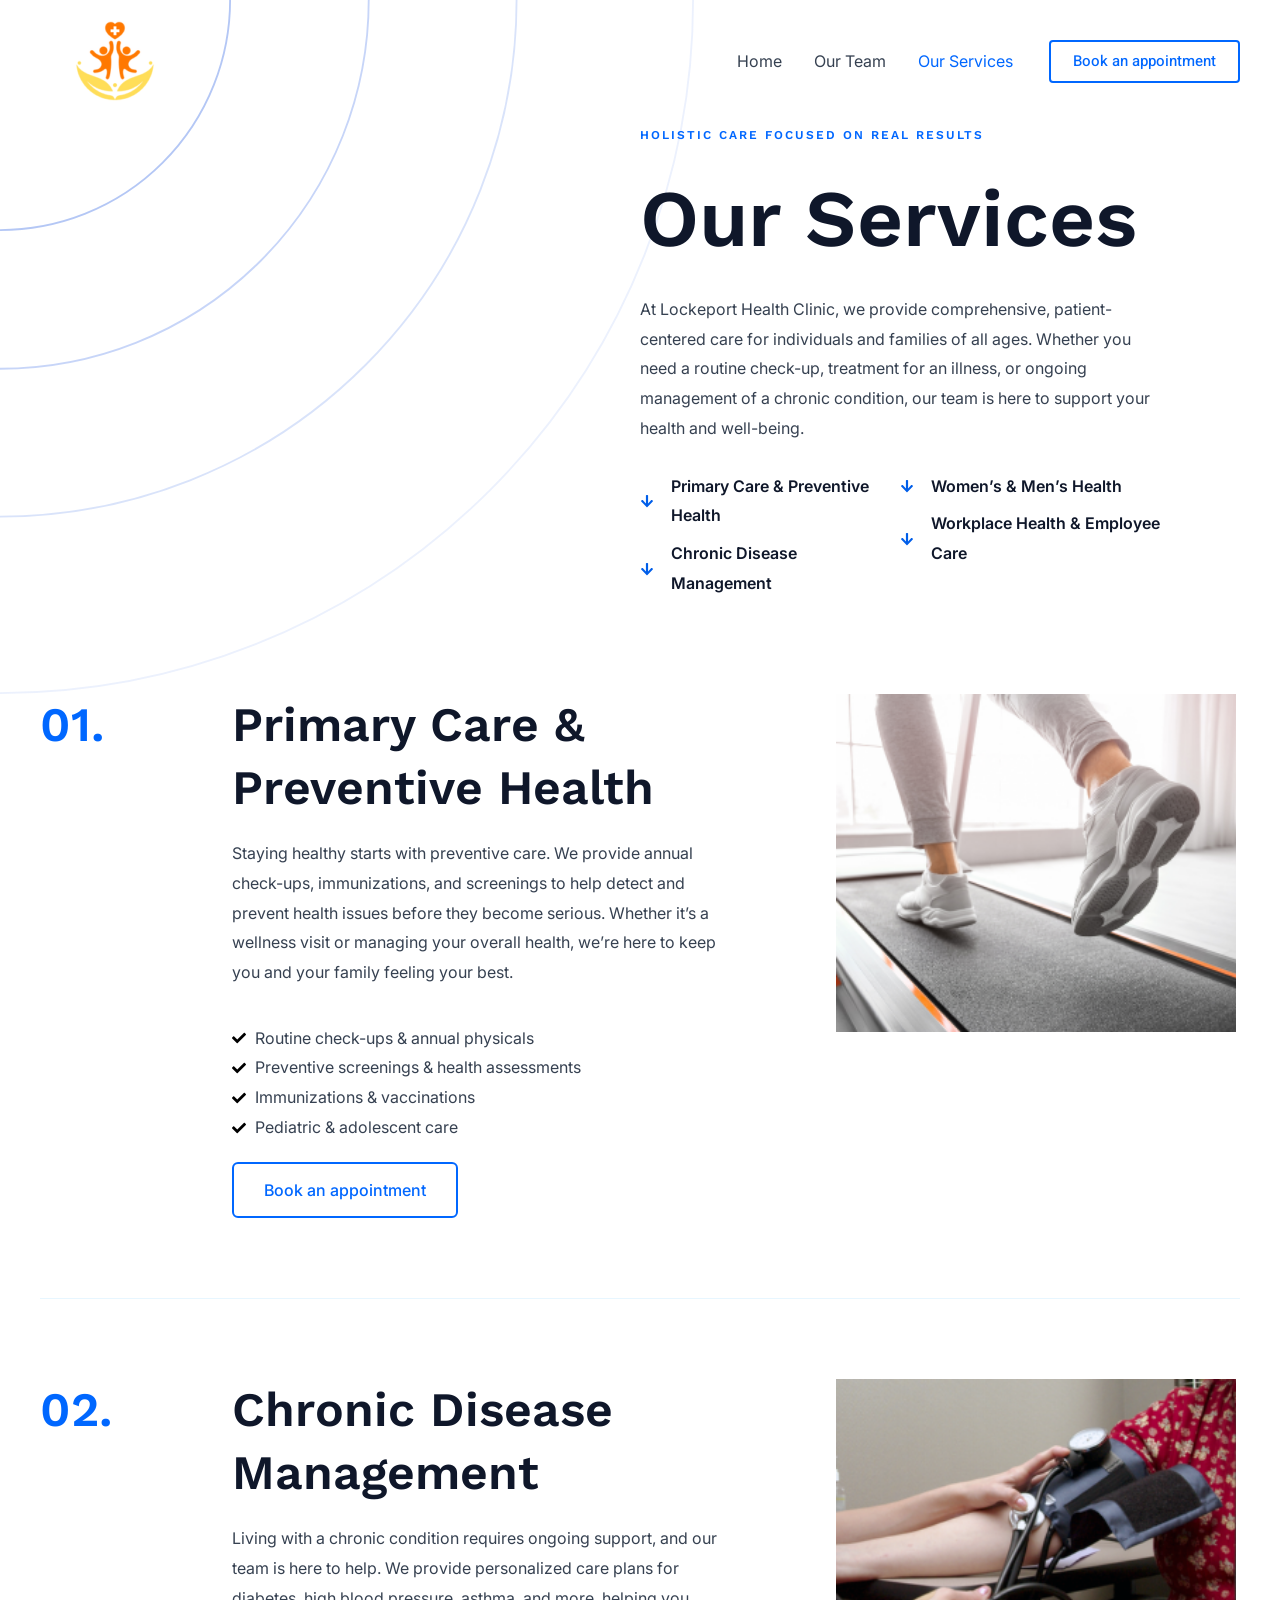
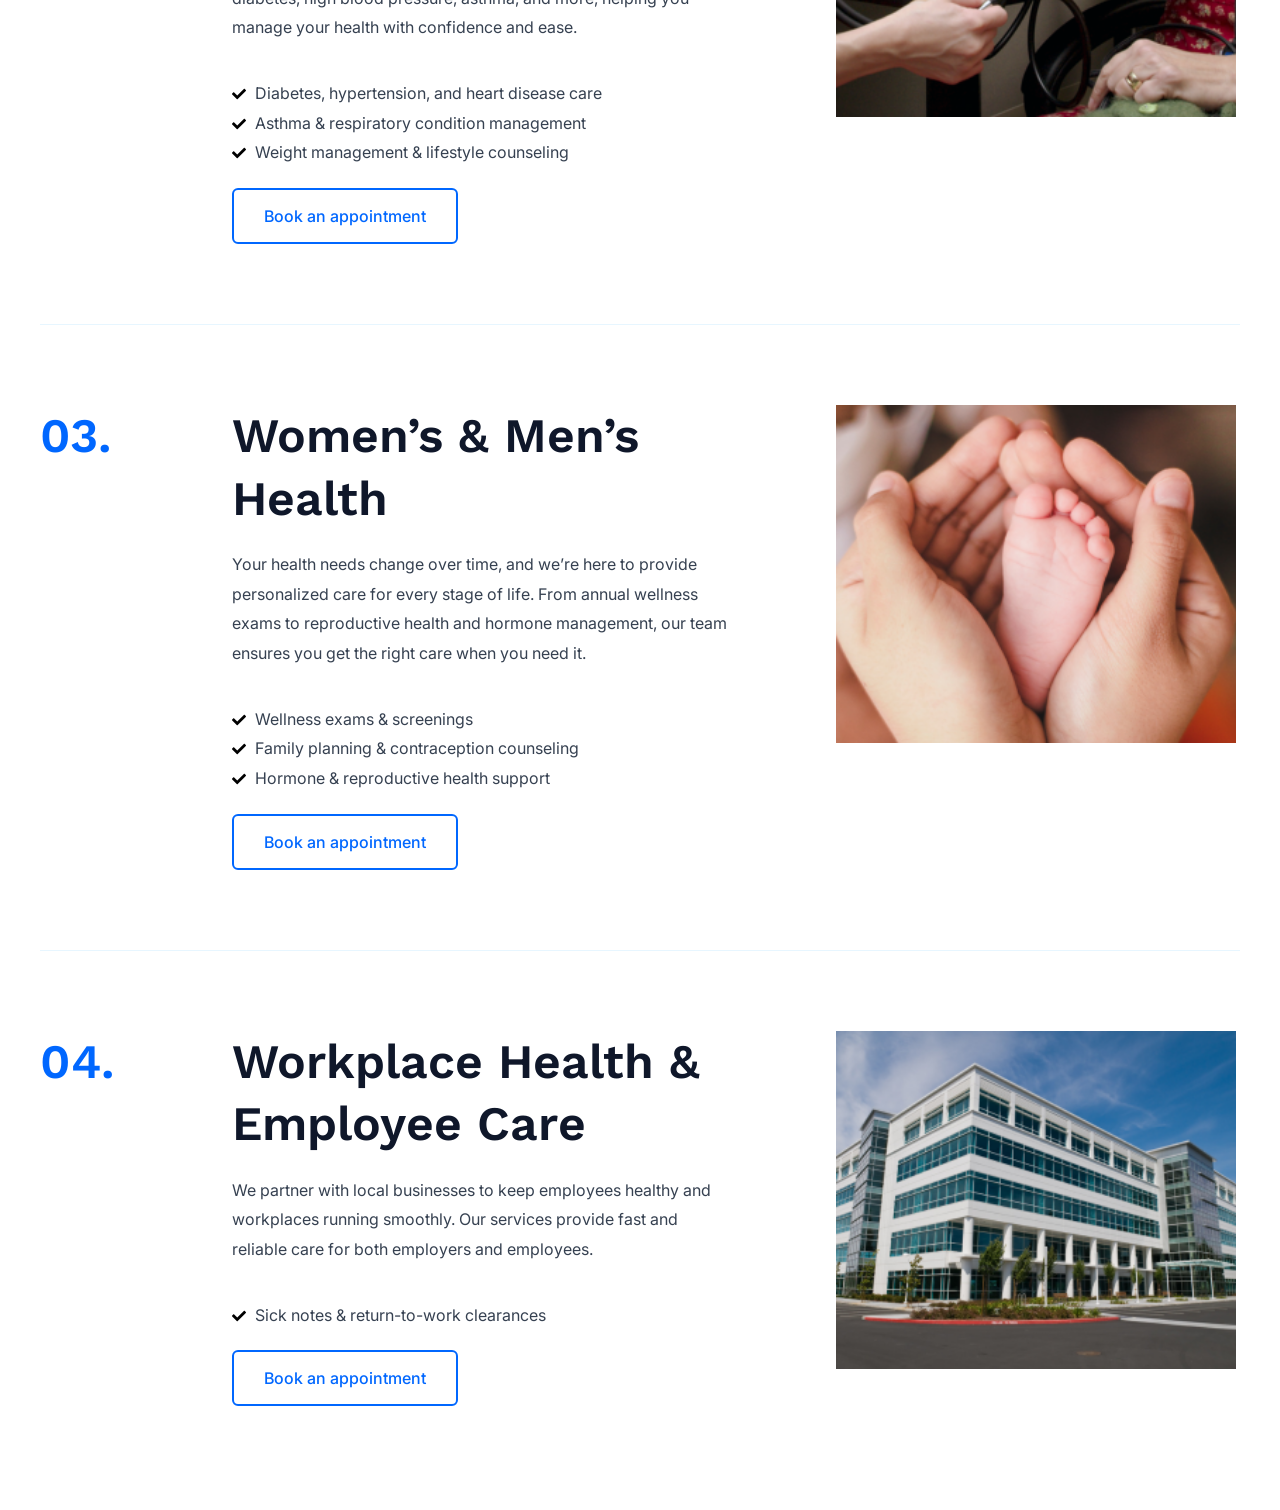
<file: index.html@p=442.html>
<!DOCTYPE html>
<html lang="en-US">
<head>
<meta charset="UTF-8">
<meta name="viewport" content="width=device-width, initial-scale=1">
	<link rel="profile" href="https://gmpg.org/xfn/11"> 
	<title>Our Services &#8211; Lockeport Heath Clinic</title>
<meta name='robots' content='max-image-preview:large' />
<link rel='dns-prefetch' href='https://fonts.googleapis.com/' />
<link rel="alternate" type="application/rss+xml" title="Lockeport Heath Clinic &raquo; Feed" href="feed/index.html" />
<link rel="alternate" type="application/rss+xml" title="Lockeport Heath Clinic &raquo; Comments Feed" href="comments/feed/index.html" />
<link rel="alternate" title="oEmbed (JSON)" type="application/json+oembed" href="wp-json/oembed/1.0/embed@url=https%253A%252F%252Flockeporthealth.com%252Four-services%252F" />
<link rel="alternate" title="oEmbed (XML)" type="text/xml+oembed" href="wp-json/oembed/1.0/embed@url=https%253A%252F%252Flockeporthealth.com%252Four-services%252F&amp;format=xml" />
<style id='wp-img-auto-sizes-contain-inline-css'>
img:is([sizes=auto i],[sizes^="auto," i]){contain-intrinsic-size:3000px 1500px}
/*# sourceURL=wp-img-auto-sizes-contain-inline-css */
</style>
<link rel='stylesheet' id='astra-theme-css-css' href='/wp-content/themes/astra/assets/css/minified/main.min.css@ver=4.12.3.css' media='all' />
<style id='astra-theme-css-inline-css'>
:root{--ast-post-nav-space:0;--ast-container-default-xlg-padding:6.67em;--ast-container-default-lg-padding:5.67em;--ast-container-default-slg-padding:4.34em;--ast-container-default-md-padding:3.34em;--ast-container-default-sm-padding:6.67em;--ast-container-default-xs-padding:2.4em;--ast-container-default-xxs-padding:1.4em;--ast-code-block-background:#EEEEEE;--ast-comment-inputs-background:#FAFAFA;--ast-normal-container-width:1200px;--ast-narrow-container-width:750px;--ast-blog-title-font-weight:normal;--ast-blog-meta-weight:inherit;--ast-global-color-primary:var(--ast-global-color-5);--ast-global-color-secondary:var(--ast-global-color-4);--ast-global-color-alternate-background:var(--ast-global-color-7);--ast-global-color-subtle-background:var(--ast-global-color-6);--ast-bg-style-guide:var( --ast-global-color-secondary,--ast-global-color-5 );--ast-shadow-style-guide:0px 0px 4px 0 #00000057;--ast-global-dark-bg-style:#fff;--ast-global-dark-lfs:#fbfbfb;--ast-widget-bg-color:#fafafa;--ast-wc-container-head-bg-color:#fbfbfb;--ast-title-layout-bg:#eeeeee;--ast-search-border-color:#e7e7e7;--ast-lifter-hover-bg:#e6e6e6;--ast-gallery-block-color:#000;--srfm-color-input-label:var(--ast-global-color-2);}html{font-size:100%;}a,.page-title{color:var(--ast-global-color-2);}a:hover,a:focus{color:var(--ast-global-color-1);}body,button,input,select,textarea,.ast-button,.ast-custom-button{font-family:'Inter',sans-serif;font-weight:400;font-size:16px;font-size:1rem;}blockquote{color:var(--ast-global-color-3);}p,.entry-content p{margin-bottom:1em;}h1,h2,h3,h4,h5,h6,.entry-content :where(h1,h2,h3,h4,h5,h6),.site-title,.site-title a{font-family:'Work Sans',sans-serif;font-weight:600;line-height:1.1em;}.site-title{font-size:35px;font-size:2.1875rem;display:none;}header .custom-logo-link img{max-width:150px;width:150px;}.astra-logo-svg{width:150px;}.site-header .site-description{font-size:15px;font-size:0.9375rem;display:none;}.entry-title{font-size:40px;font-size:2.5rem;}.archive .ast-article-post .ast-article-inner,.blog .ast-article-post .ast-article-inner,.archive .ast-article-post .ast-article-inner:hover,.blog .ast-article-post .ast-article-inner:hover{overflow:hidden;}h1,.entry-content :where(h1){font-size:80px;font-size:5rem;font-family:'Work Sans',sans-serif;line-height:1.4em;}h2,.entry-content :where(h2){font-size:48px;font-size:3rem;font-family:'Work Sans',sans-serif;line-height:1.3em;}h3,.entry-content :where(h3){font-size:32px;font-size:2rem;font-family:'Work Sans',sans-serif;line-height:1.3em;}h4,.entry-content :where(h4){font-size:24px;font-size:1.5rem;line-height:1.2em;font-family:'Work Sans',sans-serif;}h5,.entry-content :where(h5){font-size:18px;font-size:1.125rem;line-height:1.2em;font-family:'Work Sans',sans-serif;}h6,.entry-content :where(h6){font-size:12px;font-size:0.75rem;line-height:1.25em;font-family:'Work Sans',sans-serif;}::selection{background-color:var(--ast-global-color-0);color:#ffffff;}body,h1,h2,h3,h4,h5,h6,.entry-title a,.entry-content :where(h1,h2,h3,h4,h5,h6){color:var(--ast-global-color-3);}.tagcloud a:hover,.tagcloud a:focus,.tagcloud a.current-item{color:#ffffff;border-color:var(--ast-global-color-2);background-color:var(--ast-global-color-2);}input:focus,input[type="text"]:focus,input[type="email"]:focus,input[type="url"]:focus,input[type="password"]:focus,input[type="reset"]:focus,input[type="search"]:focus,textarea:focus{border-color:var(--ast-global-color-2);}input[type="radio"]:checked,input[type=reset],input[type="checkbox"]:checked,input[type="checkbox"]:hover:checked,input[type="checkbox"]:focus:checked,input[type=range]::-webkit-slider-thumb{border-color:var(--ast-global-color-2);background-color:var(--ast-global-color-2);box-shadow:none;}.site-footer a:hover + .post-count,.site-footer a:focus + .post-count{background:var(--ast-global-color-2);border-color:var(--ast-global-color-2);}.single .nav-links .nav-previous,.single .nav-links .nav-next{color:var(--ast-global-color-2);}.entry-meta,.entry-meta *{line-height:1.45;color:var(--ast-global-color-2);}.entry-meta a:not(.ast-button):hover,.entry-meta a:not(.ast-button):hover *,.entry-meta a:not(.ast-button):focus,.entry-meta a:not(.ast-button):focus *,.page-links > .page-link,.page-links .page-link:hover,.post-navigation a:hover{color:var(--ast-global-color-1);}#cat option,.secondary .calendar_wrap thead a,.secondary .calendar_wrap thead a:visited{color:var(--ast-global-color-2);}.secondary .calendar_wrap #today,.ast-progress-val span{background:var(--ast-global-color-2);}.secondary a:hover + .post-count,.secondary a:focus + .post-count{background:var(--ast-global-color-2);border-color:var(--ast-global-color-2);}.calendar_wrap #today > a{color:#ffffff;}.page-links .page-link,.single .post-navigation a{color:var(--ast-global-color-2);}.ast-search-menu-icon .search-form button.search-submit{padding:0 4px;}.ast-search-menu-icon form.search-form{padding-right:0;}.ast-header-search .ast-search-menu-icon.ast-dropdown-active .search-form,.ast-header-search .ast-search-menu-icon.ast-dropdown-active .search-field:focus{transition:all 0.2s;}.search-form input.search-field:focus{outline:none;}.ast-mobile-header-content .ast-builder-layout-element:not(.ast-builder-menu):not(.ast-header-divider-element),.ast-mobile-popup-content .ast-builder-layout-element:not(.ast-builder-menu):not(.ast-header-divider-element){padding:15px 20px;}.wp-block-latest-posts > li > a{color:var(--ast-global-color-2);}.widget-title,.widget .wp-block-heading{font-size:22px;font-size:1.375rem;color:var(--ast-global-color-3);}.ast-search-menu-icon.slide-search a:focus-visible:focus-visible,.astra-search-icon:focus-visible,#close:focus-visible,a:focus-visible,.ast-menu-toggle:focus-visible,.site .skip-link:focus-visible,.wp-block-loginout input:focus-visible,.wp-block-search.wp-block-search__button-inside .wp-block-search__inside-wrapper,.ast-header-navigation-arrow:focus-visible,.ast-orders-table__row .ast-orders-table__cell:focus-visible,a#ast-apply-coupon:focus-visible,#ast-apply-coupon:focus-visible,#close:focus-visible,.button.search-submit:focus-visible,#search_submit:focus,.normal-search:focus-visible,.ast-header-account-wrap:focus-visible,.astra-cart-drawer-close:focus,.ast-single-variation:focus,.ast-button:focus,.ast-builder-button-wrap:has(.ast-custom-button-link:focus),.ast-builder-button-wrap .ast-custom-button-link:focus{outline-style:dotted;outline-color:inherit;outline-width:thin;}input:focus,input[type="text"]:focus,input[type="email"]:focus,input[type="url"]:focus,input[type="password"]:focus,input[type="reset"]:focus,input[type="search"]:focus,input[type="number"]:focus,textarea:focus,.wp-block-search__input:focus,[data-section="section-header-mobile-trigger"] .ast-button-wrap .ast-mobile-menu-trigger-minimal:focus,.ast-mobile-popup-drawer.active .menu-toggle-close:focus,#ast-scroll-top:focus,#coupon_code:focus,#ast-coupon-code:focus{border-style:dotted;border-color:inherit;border-width:thin;}input{outline:none;}.ast-logo-title-inline .site-logo-img{padding-right:1em;}.site-logo-img img{ transition:all 0.2s linear;}body .ast-oembed-container *{position:absolute;top:0;width:100%;height:100%;left:0;}body .wp-block-embed-pocket-casts .ast-oembed-container *{position:unset;}.ast-single-post-featured-section + article {margin-top: 2em;}.site-content .ast-single-post-featured-section img {width: 100%;overflow: hidden;object-fit: cover;}.site > .ast-single-related-posts-container {margin-top: 0;}@media (min-width: 922px) {.ast-desktop .ast-container--narrow {max-width: var(--ast-narrow-container-width);margin: 0 auto;}}.ast-page-builder-template .hentry {margin: 0;}.ast-page-builder-template .site-content > .ast-container {max-width: 100%;padding: 0;}.ast-page-builder-template .site .site-content #primary {padding: 0;margin: 0;}.ast-page-builder-template .no-results {text-align: center;margin: 4em auto;}.ast-page-builder-template .ast-pagination {padding: 2em;}.ast-page-builder-template .entry-header.ast-no-title.ast-no-thumbnail {margin-top: 0;}.ast-page-builder-template .entry-header.ast-header-without-markup {margin-top: 0;margin-bottom: 0;}.ast-page-builder-template .entry-header.ast-no-title.ast-no-meta {margin-bottom: 0;}.ast-page-builder-template.single .post-navigation {padding-bottom: 2em;}.ast-page-builder-template.single-post .site-content > .ast-container {max-width: 100%;}.ast-page-builder-template .entry-header {margin-top: 4em;margin-left: auto;margin-right: auto;padding-left: 20px;padding-right: 20px;}.single.ast-page-builder-template .entry-header {padding-left: 20px;padding-right: 20px;}.ast-page-builder-template .ast-archive-description {margin: 4em auto 0;padding-left: 20px;padding-right: 20px;}.ast-page-builder-template.ast-no-sidebar .entry-content .alignwide {margin-left: 0;margin-right: 0;}@media (max-width:921.9px){#ast-desktop-header{display:none;}}@media (min-width:922px){#ast-mobile-header{display:none;}}.wp-block-buttons.aligncenter{justify-content:center;}@media (max-width:921px){.ast-theme-transparent-header #primary,.ast-theme-transparent-header #secondary{padding:0;}}@media (max-width:921px){.ast-plain-container.ast-no-sidebar #primary{padding:0;}}.ast-plain-container.ast-no-sidebar #primary{margin-top:0;margin-bottom:0;}.wp-block-buttons .wp-block-button.is-style-outline .wp-block-button__link.wp-element-button,.ast-outline-button,.wp-block-uagb-buttons-child .uagb-buttons-repeater.ast-outline-button{border-color:var(--ast-global-color-0);border-top-width:2px;border-right-width:2px;border-bottom-width:2px;border-left-width:2px;font-family:inherit;font-weight:500;font-size:16px;font-size:1rem;line-height:1em;border-top-left-radius:6px;border-top-right-radius:6px;border-bottom-right-radius:6px;border-bottom-left-radius:6px;}.wp-block-button.is-style-outline .wp-block-button__link:hover,.wp-block-buttons .wp-block-button.is-style-outline .wp-block-button__link:focus,.wp-block-buttons .wp-block-button.is-style-outline > .wp-block-button__link:not(.has-text-color):hover,.wp-block-buttons .wp-block-button.wp-block-button__link.is-style-outline:not(.has-text-color):hover,.ast-outline-button:hover,.ast-outline-button:focus,.wp-block-uagb-buttons-child .uagb-buttons-repeater.ast-outline-button:hover,.wp-block-uagb-buttons-child .uagb-buttons-repeater.ast-outline-button:focus{background-color:var(--ast-global-color-0);border-color:var(--ast-global-color-0);}.wp-block-button .wp-block-button__link.wp-element-button.is-style-outline:not(.has-background),.wp-block-button.is-style-outline>.wp-block-button__link.wp-element-button:not(.has-background),.ast-outline-button{background-color:rgba(24,81,226,0);}.entry-content[data-ast-blocks-layout] > figure{margin-bottom:1em;}@media (max-width:921px){.ast-left-sidebar #content > .ast-container{display:flex;flex-direction:column-reverse;width:100%;}.ast-separate-container .ast-article-post,.ast-separate-container .ast-article-single{padding:1.5em 2.14em;}.ast-author-box img.avatar{margin:20px 0 0 0;}}@media (min-width:922px){.ast-separate-container.ast-right-sidebar #primary,.ast-separate-container.ast-left-sidebar #primary{border:0;}.search-no-results.ast-separate-container #primary{margin-bottom:4em;}}.elementor-widget-button .elementor-button{border-style:solid;text-decoration:none;border-top-width:2px;border-right-width:2px;border-left-width:2px;border-bottom-width:2px;}body .elementor-button.elementor-size-sm,body .elementor-button.elementor-size-xs,body .elementor-button.elementor-size-md,body .elementor-button.elementor-size-lg,body .elementor-button.elementor-size-xl,body .elementor-button{border-top-left-radius:6px;border-top-right-radius:6px;border-bottom-right-radius:6px;border-bottom-left-radius:6px;padding-top:18px;padding-right:30px;padding-bottom:18px;padding-left:30px;}@media (max-width:921px){.elementor-widget-button .elementor-button.elementor-size-sm,.elementor-widget-button .elementor-button.elementor-size-xs,.elementor-widget-button .elementor-button.elementor-size-md,.elementor-widget-button .elementor-button.elementor-size-lg,.elementor-widget-button .elementor-button.elementor-size-xl,.elementor-widget-button .elementor-button{padding-top:14px;padding-right:24px;padding-bottom:14px;padding-left:24px;}}.elementor-widget-button .elementor-button{border-color:var(--ast-global-color-0);background-color:rgba(24,81,226,0);}.elementor-widget-button .elementor-button:hover,.elementor-widget-button .elementor-button:focus{color:var(--ast-global-color-5);background-color:var(--ast-global-color-0);border-color:var(--ast-global-color-0);}.wp-block-button .wp-block-button__link ,.elementor-widget-button .elementor-button,.elementor-widget-button .elementor-button:visited{color:var(--ast-global-color-0);}.elementor-widget-button .elementor-button{font-weight:500;font-size:16px;font-size:1rem;line-height:1em;}body .elementor-button.elementor-size-sm,body .elementor-button.elementor-size-xs,body .elementor-button.elementor-size-md,body .elementor-button.elementor-size-lg,body .elementor-button.elementor-size-xl,body .elementor-button{font-size:16px;font-size:1rem;}.wp-block-button .wp-block-button__link:hover,.wp-block-button .wp-block-button__link:focus{color:var(--ast-global-color-5);background-color:var(--ast-global-color-0);border-color:var(--ast-global-color-0);}.elementor-widget-heading h1.elementor-heading-title{line-height:1.4em;}.elementor-widget-heading h2.elementor-heading-title{line-height:1.3em;}.elementor-widget-heading h3.elementor-heading-title{line-height:1.3em;}.elementor-widget-heading h4.elementor-heading-title{line-height:1.2em;}.elementor-widget-heading h5.elementor-heading-title{line-height:1.2em;}.elementor-widget-heading h6.elementor-heading-title{line-height:1.25em;}.wp-block-button .wp-block-button__link,.wp-block-search .wp-block-search__button,body .wp-block-file .wp-block-file__button{border-style:solid;border-top-width:2px;border-right-width:2px;border-left-width:2px;border-bottom-width:2px;border-color:var(--ast-global-color-0);background-color:rgba(24,81,226,0);color:var(--ast-global-color-0);font-family:inherit;font-weight:500;line-height:1em;font-size:16px;font-size:1rem;border-top-left-radius:6px;border-top-right-radius:6px;border-bottom-right-radius:6px;border-bottom-left-radius:6px;padding-top:18px;padding-right:30px;padding-bottom:18px;padding-left:30px;}@media (max-width:921px){.wp-block-button .wp-block-button__link,.wp-block-search .wp-block-search__button,body .wp-block-file .wp-block-file__button{padding-top:14px;padding-right:24px;padding-bottom:14px;padding-left:24px;}}.menu-toggle,button,.ast-button,.ast-custom-button,.button,input#submit,input[type="button"],input[type="submit"],input[type="reset"],form[CLASS*="wp-block-search__"].wp-block-search .wp-block-search__inside-wrapper .wp-block-search__button,body .wp-block-file .wp-block-file__button{border-style:solid;border-top-width:2px;border-right-width:2px;border-left-width:2px;border-bottom-width:2px;color:var(--ast-global-color-0);border-color:var(--ast-global-color-0);background-color:rgba(24,81,226,0);padding-top:18px;padding-right:30px;padding-bottom:18px;padding-left:30px;font-family:inherit;font-weight:500;font-size:16px;font-size:1rem;line-height:1em;border-top-left-radius:6px;border-top-right-radius:6px;border-bottom-right-radius:6px;border-bottom-left-radius:6px;}button:focus,.menu-toggle:hover,button:hover,.ast-button:hover,.ast-custom-button:hover .button:hover,.ast-custom-button:hover ,input[type=reset]:hover,input[type=reset]:focus,input#submit:hover,input#submit:focus,input[type="button"]:hover,input[type="button"]:focus,input[type="submit"]:hover,input[type="submit"]:focus,form[CLASS*="wp-block-search__"].wp-block-search .wp-block-search__inside-wrapper .wp-block-search__button:hover,form[CLASS*="wp-block-search__"].wp-block-search .wp-block-search__inside-wrapper .wp-block-search__button:focus,body .wp-block-file .wp-block-file__button:hover,body .wp-block-file .wp-block-file__button:focus{color:var(--ast-global-color-5);background-color:var(--ast-global-color-0);border-color:var(--ast-global-color-0);}@media (max-width:921px){.menu-toggle,button,.ast-button,.ast-custom-button,.button,input#submit,input[type="button"],input[type="submit"],input[type="reset"],form[CLASS*="wp-block-search__"].wp-block-search .wp-block-search__inside-wrapper .wp-block-search__button,body .wp-block-file .wp-block-file__button{padding-top:14px;padding-right:24px;padding-bottom:14px;padding-left:24px;}}@media (max-width:921px){.ast-mobile-header-stack .main-header-bar .ast-search-menu-icon{display:inline-block;}.ast-header-break-point.ast-header-custom-item-outside .ast-mobile-header-stack .main-header-bar .ast-search-icon{margin:0;}.ast-comment-avatar-wrap img{max-width:2.5em;}.ast-comment-meta{padding:0 1.8888em 1.3333em;}.ast-separate-container .ast-comment-list li.depth-1{padding:1.5em 2.14em;}.ast-separate-container .comment-respond{padding:2em 2.14em;}}@media (min-width:544px){.ast-container{max-width:100%;}}@media (max-width:544px){.ast-separate-container .ast-article-post,.ast-separate-container .ast-article-single,.ast-separate-container .comments-title,.ast-separate-container .ast-archive-description{padding:1.5em 1em;}.ast-separate-container #content .ast-container{padding-left:0.54em;padding-right:0.54em;}.ast-separate-container .ast-comment-list .bypostauthor{padding:.5em;}.ast-search-menu-icon.ast-dropdown-active .search-field{width:170px;}} #ast-mobile-header .ast-site-header-cart-li a{pointer-events:none;}body,.ast-separate-container{background-color:var(--ast-global-color-4);background-image:none;}@media (max-width:921px){.site-title{display:none;}.site-header .site-description{display:none;}h1,.entry-content :where(h1){font-size:40px;}h2,.entry-content :where(h2){font-size:32px;}h3,.entry-content :where(h3){font-size:20px;}}@media (max-width:544px){.site-title{display:none;}.site-header .site-description{display:none;}h1,.entry-content :where(h1){font-size:36px;}h2,.entry-content :where(h2){font-size:25px;}h3,.entry-content :where(h3){font-size:20px;}}@media (max-width:921px){html{font-size:91.2%;}}@media (max-width:544px){html{font-size:91.2%;}}@media (min-width:922px){.ast-container{max-width:1240px;}}@media (min-width:922px){.site-content .ast-container{display:flex;}}@media (max-width:921px){.site-content .ast-container{flex-direction:column;}}@media (min-width:922px){.main-header-menu .sub-menu .menu-item.ast-left-align-sub-menu:hover > .sub-menu,.main-header-menu .sub-menu .menu-item.ast-left-align-sub-menu.focus > .sub-menu{margin-left:-0px;}}.ast-theme-transparent-header [data-section="section-header-mobile-trigger"] .ast-button-wrap .ast-mobile-menu-trigger-minimal{background:transparent;}.site .comments-area{padding-bottom:3em;}.wp-block-file {display: flex;align-items: center;flex-wrap: wrap;justify-content: space-between;}.wp-block-pullquote {border: none;}.wp-block-pullquote blockquote::before {content: "\201D";font-family: "Helvetica",sans-serif;display: flex;transform: rotate( 180deg );font-size: 6rem;font-style: normal;line-height: 1;font-weight: bold;align-items: center;justify-content: center;}.has-text-align-right > blockquote::before {justify-content: flex-start;}.has-text-align-left > blockquote::before {justify-content: flex-end;}figure.wp-block-pullquote.is-style-solid-color blockquote {max-width: 100%;text-align: inherit;}:root {--wp--custom--ast-default-block-top-padding: 3em;--wp--custom--ast-default-block-right-padding: 3em;--wp--custom--ast-default-block-bottom-padding: 3em;--wp--custom--ast-default-block-left-padding: 3em;--wp--custom--ast-container-width: 1200px;--wp--custom--ast-content-width-size: 1200px;--wp--custom--ast-wide-width-size: calc(1200px + var(--wp--custom--ast-default-block-left-padding) + var(--wp--custom--ast-default-block-right-padding));}.ast-narrow-container {--wp--custom--ast-content-width-size: 750px;--wp--custom--ast-wide-width-size: 750px;}@media(max-width: 921px) {:root {--wp--custom--ast-default-block-top-padding: 3em;--wp--custom--ast-default-block-right-padding: 2em;--wp--custom--ast-default-block-bottom-padding: 3em;--wp--custom--ast-default-block-left-padding: 2em;}}@media(max-width: 544px) {:root {--wp--custom--ast-default-block-top-padding: 3em;--wp--custom--ast-default-block-right-padding: 1.5em;--wp--custom--ast-default-block-bottom-padding: 3em;--wp--custom--ast-default-block-left-padding: 1.5em;}}.entry-content > .wp-block-group,.entry-content > .wp-block-cover,.entry-content > .wp-block-columns {padding-top: var(--wp--custom--ast-default-block-top-padding);padding-right: var(--wp--custom--ast-default-block-right-padding);padding-bottom: var(--wp--custom--ast-default-block-bottom-padding);padding-left: var(--wp--custom--ast-default-block-left-padding);}.ast-plain-container.ast-no-sidebar .entry-content > .alignfull,.ast-page-builder-template .ast-no-sidebar .entry-content > .alignfull {margin-left: calc( -50vw + 50%);margin-right: calc( -50vw + 50%);max-width: 100vw;width: 100vw;}.ast-plain-container.ast-no-sidebar .entry-content .alignfull .alignfull,.ast-page-builder-template.ast-no-sidebar .entry-content .alignfull .alignfull,.ast-plain-container.ast-no-sidebar .entry-content .alignfull .alignwide,.ast-page-builder-template.ast-no-sidebar .entry-content .alignfull .alignwide,.ast-plain-container.ast-no-sidebar .entry-content .alignwide .alignfull,.ast-page-builder-template.ast-no-sidebar .entry-content .alignwide .alignfull,.ast-plain-container.ast-no-sidebar .entry-content .alignwide .alignwide,.ast-page-builder-template.ast-no-sidebar .entry-content .alignwide .alignwide,.ast-plain-container.ast-no-sidebar .entry-content .wp-block-column .alignfull,.ast-page-builder-template.ast-no-sidebar .entry-content .wp-block-column .alignfull,.ast-plain-container.ast-no-sidebar .entry-content .wp-block-column .alignwide,.ast-page-builder-template.ast-no-sidebar .entry-content .wp-block-column .alignwide {margin-left: auto;margin-right: auto;width: 100%;}[data-ast-blocks-layout] .wp-block-separator:not(.is-style-dots) {height: 0;}[data-ast-blocks-layout] .wp-block-separator {margin: 20px auto;}[data-ast-blocks-layout] .wp-block-separator:not(.is-style-wide):not(.is-style-dots) {max-width: 100px;}[data-ast-blocks-layout] .wp-block-separator.has-background {padding: 0;}.entry-content[data-ast-blocks-layout] > * {max-width: var(--wp--custom--ast-content-width-size);margin-left: auto;margin-right: auto;}.entry-content[data-ast-blocks-layout] > .alignwide {max-width: var(--wp--custom--ast-wide-width-size);}.entry-content[data-ast-blocks-layout] .alignfull {max-width: none;}.entry-content .wp-block-columns {margin-bottom: 0;}blockquote {margin: 1.5em;border-color: rgba(0,0,0,0.05);}.wp-block-quote:not(.has-text-align-right):not(.has-text-align-center) {border-left: 5px solid rgba(0,0,0,0.05);}.has-text-align-right > blockquote,blockquote.has-text-align-right {border-right: 5px solid rgba(0,0,0,0.05);}.has-text-align-left > blockquote,blockquote.has-text-align-left {border-left: 5px solid rgba(0,0,0,0.05);}.wp-block-site-tagline,.wp-block-latest-posts .read-more {margin-top: 15px;}.wp-block-loginout p label {display: block;}.wp-block-loginout p:not(.login-remember):not(.login-submit) input {width: 100%;}.wp-block-loginout input:focus {border-color: transparent;}.wp-block-loginout input:focus {outline: thin dotted;}.entry-content .wp-block-media-text .wp-block-media-text__content {padding: 0 0 0 8%;}.entry-content .wp-block-media-text.has-media-on-the-right .wp-block-media-text__content {padding: 0 8% 0 0;}.entry-content .wp-block-media-text.has-background .wp-block-media-text__content {padding: 8%;}.entry-content .wp-block-cover:not([class*="background-color"]):not(.has-text-color.has-link-color) .wp-block-cover__inner-container,.entry-content .wp-block-cover:not([class*="background-color"]) .wp-block-cover-image-text,.entry-content .wp-block-cover:not([class*="background-color"]) .wp-block-cover-text,.entry-content .wp-block-cover-image:not([class*="background-color"]) .wp-block-cover__inner-container,.entry-content .wp-block-cover-image:not([class*="background-color"]) .wp-block-cover-image-text,.entry-content .wp-block-cover-image:not([class*="background-color"]) .wp-block-cover-text {color: var(--ast-global-color-primary,var(--ast-global-color-5));}.wp-block-loginout .login-remember input {width: 1.1rem;height: 1.1rem;margin: 0 5px 4px 0;vertical-align: middle;}.wp-block-latest-posts > li > *:first-child,.wp-block-latest-posts:not(.is-grid) > li:first-child {margin-top: 0;}.entry-content > .wp-block-buttons,.entry-content > .wp-block-uagb-buttons {margin-bottom: 1.5em;}.wp-block-search__inside-wrapper .wp-block-search__input {padding: 0 10px;color: var(--ast-global-color-3);background: var(--ast-global-color-primary,var(--ast-global-color-5));border-color: var(--ast-border-color);}.wp-block-latest-posts .read-more {margin-bottom: 1.5em;}.wp-block-search__no-button .wp-block-search__inside-wrapper .wp-block-search__input {padding-top: 5px;padding-bottom: 5px;}.wp-block-latest-posts .wp-block-latest-posts__post-date,.wp-block-latest-posts .wp-block-latest-posts__post-author {font-size: 1rem;}.wp-block-latest-posts > li > *,.wp-block-latest-posts:not(.is-grid) > li {margin-top: 12px;margin-bottom: 12px;}.ast-page-builder-template .entry-content[data-ast-blocks-layout] > .alignwide:where(:not(.uagb-is-root-container):not(.spectra-is-root-container)) > * {max-width: var(--wp--custom--ast-wide-width-size);}.ast-page-builder-template .entry-content[data-ast-blocks-layout] > .inherit-container-width > *,.ast-page-builder-template .entry-content[data-ast-blocks-layout] > *:not(.wp-block-group):where(:not(.uagb-is-root-container):not(.spectra-is-root-container)) > *,.entry-content[data-ast-blocks-layout] > .wp-block-cover .wp-block-cover__inner-container {max-width: var(--wp--custom--ast-content-width-size) ;margin-left: auto;margin-right: auto;}.ast-page-builder-template .entry-content[data-ast-blocks-layout] > *,.ast-page-builder-template .entry-content[data-ast-blocks-layout] > .alignfull:where(:not(.wp-block-group):not(.uagb-is-root-container):not(.spectra-is-root-container)) > * {max-width: none;}.entry-content[data-ast-blocks-layout] .wp-block-cover:not(.alignleft):not(.alignright) {width: auto;}@media(max-width: 1200px) {.ast-separate-container .entry-content > .alignfull,.ast-separate-container .entry-content[data-ast-blocks-layout] > .alignwide,.ast-plain-container .entry-content[data-ast-blocks-layout] > .alignwide,.ast-plain-container .entry-content .alignfull {margin-left: calc(-1 * min(var(--ast-container-default-xlg-padding),20px)) ;margin-right: calc(-1 * min(var(--ast-container-default-xlg-padding),20px));}}@media(min-width: 1201px) {.ast-separate-container .entry-content > .alignfull {margin-left: calc(-1 * var(--ast-container-default-xlg-padding) );margin-right: calc(-1 * var(--ast-container-default-xlg-padding) );}.ast-separate-container .entry-content[data-ast-blocks-layout] > .alignwide,.ast-plain-container .entry-content[data-ast-blocks-layout] > .alignwide {margin-left: calc(-1 * var(--wp--custom--ast-default-block-left-padding) );margin-right: calc(-1 * var(--wp--custom--ast-default-block-right-padding) );}}@media(min-width: 921px) {.ast-separate-container .entry-content .wp-block-group.alignwide:not(.inherit-container-width) > :where(:not(.alignleft):not(.alignright)),.ast-plain-container .entry-content .wp-block-group.alignwide:not(.inherit-container-width) > :where(:not(.alignleft):not(.alignright)) {max-width: calc( var(--wp--custom--ast-content-width-size) + 80px );}.ast-plain-container.ast-right-sidebar .entry-content[data-ast-blocks-layout] .alignfull,.ast-plain-container.ast-left-sidebar .entry-content[data-ast-blocks-layout] .alignfull {margin-left: -60px;margin-right: -60px;}}@media(min-width: 544px) {.entry-content > .alignleft {margin-right: 20px;}.entry-content > .alignright {margin-left: 20px;}}@media (max-width:544px){.wp-block-columns .wp-block-column:not(:last-child){margin-bottom:20px;}.wp-block-latest-posts{margin:0;}}@media( max-width: 600px ) {.entry-content .wp-block-media-text .wp-block-media-text__content,.entry-content .wp-block-media-text.has-media-on-the-right .wp-block-media-text__content {padding: 8% 0 0;}.entry-content .wp-block-media-text.has-background .wp-block-media-text__content {padding: 8%;}}.ast-page-builder-template .entry-header {padding-left: 0;}.ast-narrow-container .site-content .wp-block-uagb-image--align-full .wp-block-uagb-image__figure {max-width: 100%;margin-left: auto;margin-right: auto;}:root .has-ast-global-color-0-color{color:var(--ast-global-color-0);}:root .has-ast-global-color-0-background-color{background-color:var(--ast-global-color-0);}:root .wp-block-button .has-ast-global-color-0-color{color:var(--ast-global-color-0);}:root .wp-block-button .has-ast-global-color-0-background-color{background-color:var(--ast-global-color-0);}:root .has-ast-global-color-1-color{color:var(--ast-global-color-1);}:root .has-ast-global-color-1-background-color{background-color:var(--ast-global-color-1);}:root .wp-block-button .has-ast-global-color-1-color{color:var(--ast-global-color-1);}:root .wp-block-button .has-ast-global-color-1-background-color{background-color:var(--ast-global-color-1);}:root .has-ast-global-color-2-color{color:var(--ast-global-color-2);}:root .has-ast-global-color-2-background-color{background-color:var(--ast-global-color-2);}:root .wp-block-button .has-ast-global-color-2-color{color:var(--ast-global-color-2);}:root .wp-block-button .has-ast-global-color-2-background-color{background-color:var(--ast-global-color-2);}:root .has-ast-global-color-3-color{color:var(--ast-global-color-3);}:root .has-ast-global-color-3-background-color{background-color:var(--ast-global-color-3);}:root .wp-block-button .has-ast-global-color-3-color{color:var(--ast-global-color-3);}:root .wp-block-button .has-ast-global-color-3-background-color{background-color:var(--ast-global-color-3);}:root .has-ast-global-color-4-color{color:var(--ast-global-color-4);}:root .has-ast-global-color-4-background-color{background-color:var(--ast-global-color-4);}:root .wp-block-button .has-ast-global-color-4-color{color:var(--ast-global-color-4);}:root .wp-block-button .has-ast-global-color-4-background-color{background-color:var(--ast-global-color-4);}:root .has-ast-global-color-5-color{color:var(--ast-global-color-5);}:root .has-ast-global-color-5-background-color{background-color:var(--ast-global-color-5);}:root .wp-block-button .has-ast-global-color-5-color{color:var(--ast-global-color-5);}:root .wp-block-button .has-ast-global-color-5-background-color{background-color:var(--ast-global-color-5);}:root .has-ast-global-color-6-color{color:var(--ast-global-color-6);}:root .has-ast-global-color-6-background-color{background-color:var(--ast-global-color-6);}:root .wp-block-button .has-ast-global-color-6-color{color:var(--ast-global-color-6);}:root .wp-block-button .has-ast-global-color-6-background-color{background-color:var(--ast-global-color-6);}:root .has-ast-global-color-7-color{color:var(--ast-global-color-7);}:root .has-ast-global-color-7-background-color{background-color:var(--ast-global-color-7);}:root .wp-block-button .has-ast-global-color-7-color{color:var(--ast-global-color-7);}:root .wp-block-button .has-ast-global-color-7-background-color{background-color:var(--ast-global-color-7);}:root .has-ast-global-color-8-color{color:var(--ast-global-color-8);}:root .has-ast-global-color-8-background-color{background-color:var(--ast-global-color-8);}:root .wp-block-button .has-ast-global-color-8-color{color:var(--ast-global-color-8);}:root .wp-block-button .has-ast-global-color-8-background-color{background-color:var(--ast-global-color-8);}:root{--ast-global-color-0:#0067FF;--ast-global-color-1:#005EE9;--ast-global-color-2:#0F172A;--ast-global-color-3:#364151;--ast-global-color-4:#E7F6FF;--ast-global-color-5:#FFFFFF;--ast-global-color-6:#D1DAE5;--ast-global-color-7:#070614;--ast-global-color-8:#222222;}:root {--ast-border-color : #dddddd;}.ast-single-entry-banner {-js-display: flex;display: flex;flex-direction: column;justify-content: center;text-align: center;position: relative;background: var(--ast-title-layout-bg);}.ast-single-entry-banner[data-banner-layout="layout-1"] {max-width: 1200px;background: inherit;padding: 20px 0;}.ast-single-entry-banner[data-banner-width-type="custom"] {margin: 0 auto;width: 100%;}.ast-single-entry-banner + .site-content .entry-header {margin-bottom: 0;}.site .ast-author-avatar {--ast-author-avatar-size: ;}a.ast-underline-text {text-decoration: underline;}.ast-container > .ast-terms-link {position: relative;display: block;}a.ast-button.ast-badge-tax {padding: 4px 8px;border-radius: 3px;font-size: inherit;}header.entry-header{text-align:left;}header.entry-header .entry-title{font-size:30px;font-size:1.875rem;}header.entry-header > *:not(:last-child){margin-bottom:10px;}@media (max-width:921px){header.entry-header{text-align:left;}}@media (max-width:544px){header.entry-header{text-align:left;}}.ast-archive-entry-banner {-js-display: flex;display: flex;flex-direction: column;justify-content: center;text-align: center;position: relative;background: var(--ast-title-layout-bg);}.ast-archive-entry-banner[data-banner-width-type="custom"] {margin: 0 auto;width: 100%;}.ast-archive-entry-banner[data-banner-layout="layout-1"] {background: inherit;padding: 20px 0;text-align: left;}body.archive .ast-archive-description{max-width:1200px;width:100%;text-align:left;padding-top:3em;padding-right:3em;padding-bottom:3em;padding-left:3em;}body.archive .ast-archive-description .ast-archive-title,body.archive .ast-archive-description .ast-archive-title *{font-size:40px;font-size:2.5rem;}body.archive .ast-archive-description > *:not(:last-child){margin-bottom:10px;}@media (max-width:921px){body.archive .ast-archive-description{text-align:left;}}@media (max-width:544px){body.archive .ast-archive-description{text-align:left;}}@media (max-width:543px){.ast-theme-transparent-header #masthead .site-logo-img .transparent-custom-logo .astra-logo-svg{width:104px;}.ast-theme-transparent-header #masthead .site-logo-img .transparent-custom-logo img{ max-width:104px; width:104px;}}@media (min-width:921px){.ast-theme-transparent-header #masthead{position:absolute;left:0;right:0;}.ast-theme-transparent-header .main-header-bar,.ast-theme-transparent-header.ast-header-break-point .main-header-bar{background:none;}body.elementor-editor-active.ast-theme-transparent-header #masthead,.fl-builder-edit .ast-theme-transparent-header #masthead,body.vc_editor.ast-theme-transparent-header #masthead,body.brz-ed.ast-theme-transparent-header #masthead{z-index:0;}.ast-header-break-point.ast-replace-site-logo-transparent.ast-theme-transparent-header .custom-mobile-logo-link{display:none;}.ast-header-break-point.ast-replace-site-logo-transparent.ast-theme-transparent-header .transparent-custom-logo{display:inline-block;}.ast-theme-transparent-header .ast-above-header,.ast-theme-transparent-header .ast-above-header.ast-above-header-bar{background-image:none;background-color:transparent;}.ast-theme-transparent-header .ast-below-header,.ast-theme-transparent-header .ast-below-header.ast-below-header-bar{background-image:none;background-color:transparent;}}.ast-theme-transparent-header .ast-builder-menu .main-header-menu,.ast-theme-transparent-header .ast-builder-menu .main-header-menu .menu-link,.ast-theme-transparent-header [CLASS*="ast-builder-menu-"] .main-header-menu .menu-item > .menu-link,.ast-theme-transparent-header .ast-masthead-custom-menu-items,.ast-theme-transparent-header .ast-masthead-custom-menu-items a,.ast-theme-transparent-header .ast-builder-menu .main-header-menu .menu-item > .ast-menu-toggle,.ast-theme-transparent-header .ast-builder-menu .main-header-menu .menu-item > .ast-menu-toggle,.ast-theme-transparent-header .ast-above-header-navigation a,.ast-header-break-point.ast-theme-transparent-header .ast-above-header-navigation a,.ast-header-break-point.ast-theme-transparent-header .ast-above-header-navigation > ul.ast-above-header-menu > .menu-item-has-children:not(.current-menu-item) > .ast-menu-toggle,.ast-theme-transparent-header .ast-below-header-menu,.ast-theme-transparent-header .ast-below-header-menu a,.ast-header-break-point.ast-theme-transparent-header .ast-below-header-menu a,.ast-header-break-point.ast-theme-transparent-header .ast-below-header-menu,.ast-theme-transparent-header .main-header-menu .menu-link{color:var(--ast-global-color-3);}.ast-theme-transparent-header .ast-builder-menu .main-header-menu .menu-item:hover > .menu-link,.ast-theme-transparent-header .ast-builder-menu .main-header-menu .menu-item:hover > .ast-menu-toggle,.ast-theme-transparent-header .ast-builder-menu .main-header-menu .ast-masthead-custom-menu-items a:hover,.ast-theme-transparent-header .ast-builder-menu .main-header-menu .focus > .menu-link,.ast-theme-transparent-header .ast-builder-menu .main-header-menu .focus > .ast-menu-toggle,.ast-theme-transparent-header .ast-builder-menu .main-header-menu .current-menu-item > .menu-link,.ast-theme-transparent-header .ast-builder-menu .main-header-menu .current-menu-ancestor > .menu-link,.ast-theme-transparent-header .ast-builder-menu .main-header-menu .current-menu-item > .ast-menu-toggle,.ast-theme-transparent-header .ast-builder-menu .main-header-menu .current-menu-ancestor > .ast-menu-toggle,.ast-theme-transparent-header [CLASS*="ast-builder-menu-"] .main-header-menu .current-menu-item > .menu-link,.ast-theme-transparent-header [CLASS*="ast-builder-menu-"] .main-header-menu .current-menu-ancestor > .menu-link,.ast-theme-transparent-header [CLASS*="ast-builder-menu-"] .main-header-menu .current-menu-item > .ast-menu-toggle,.ast-theme-transparent-header [CLASS*="ast-builder-menu-"] .main-header-menu .current-menu-ancestor > .ast-menu-toggle,.ast-theme-transparent-header .main-header-menu .menu-item:hover > .menu-link,.ast-theme-transparent-header .main-header-menu .current-menu-item > .menu-link,.ast-theme-transparent-header .main-header-menu .current-menu-ancestor > .menu-link{color:var(--ast-global-color-0);}.ast-theme-transparent-header .ast-builder-menu .main-header-menu .menu-item .sub-menu .menu-link,.ast-theme-transparent-header .main-header-menu .menu-item .sub-menu .menu-link{background-color:transparent;}@media (max-width:921px){.ast-theme-transparent-header #masthead{position:absolute;left:0;right:0;}.ast-theme-transparent-header .main-header-bar,.ast-theme-transparent-header.ast-header-break-point .main-header-bar{background:none;}body.elementor-editor-active.ast-theme-transparent-header #masthead,.fl-builder-edit .ast-theme-transparent-header #masthead,body.vc_editor.ast-theme-transparent-header #masthead,body.brz-ed.ast-theme-transparent-header #masthead{z-index:0;}.ast-header-break-point.ast-replace-site-logo-transparent.ast-theme-transparent-header .custom-mobile-logo-link{display:none;}.ast-header-break-point.ast-replace-site-logo-transparent.ast-theme-transparent-header .transparent-custom-logo{display:inline-block;}.ast-theme-transparent-header .ast-above-header,.ast-theme-transparent-header .ast-above-header.ast-above-header-bar{background-image:none;background-color:transparent;}.ast-theme-transparent-header .ast-below-header,.ast-theme-transparent-header .ast-below-header.ast-below-header-bar{background-image:none;background-color:transparent;}}@media (max-width:921px){.ast-theme-transparent-header.ast-header-break-point .ast-builder-menu .main-header-menu,.ast-theme-transparent-header.ast-header-break-point .ast-builder-menu.main-header-menu .sub-menu,.ast-theme-transparent-header.ast-header-break-point .ast-builder-menu.main-header-menu,.ast-theme-transparent-header.ast-header-break-point .ast-builder-menu .main-header-bar-wrap .main-header-menu,.ast-flyout-menu-enable.ast-header-break-point.ast-theme-transparent-header .main-header-bar-navigation .site-navigation,.ast-fullscreen-menu-enable.ast-header-break-point.ast-theme-transparent-header .main-header-bar-navigation .site-navigation,.ast-flyout-above-menu-enable.ast-header-break-point.ast-theme-transparent-header .ast-above-header-navigation-wrap .ast-above-header-navigation,.ast-flyout-below-menu-enable.ast-header-break-point.ast-theme-transparent-header .ast-below-header-navigation-wrap .ast-below-header-actual-nav,.ast-fullscreen-above-menu-enable.ast-header-break-point.ast-theme-transparent-header .ast-above-header-navigation-wrap,.ast-fullscreen-below-menu-enable.ast-header-break-point.ast-theme-transparent-header .ast-below-header-navigation-wrap,.ast-theme-transparent-header .main-header-menu .menu-link{background-color:var(--ast-global-color-5);}}.ast-theme-transparent-header #ast-desktop-header > .ast-main-header-wrap > .main-header-bar,.ast-theme-transparent-header.ast-header-break-point #ast-mobile-header > .ast-main-header-wrap > .main-header-bar{border-bottom-width:0px;border-bottom-style:solid;}.ast-breadcrumbs .trail-browse,.ast-breadcrumbs .trail-items,.ast-breadcrumbs .trail-items li{display:inline-block;margin:0;padding:0;border:none;background:inherit;text-indent:0;text-decoration:none;}.ast-breadcrumbs .trail-browse{font-size:inherit;font-style:inherit;font-weight:inherit;color:inherit;}.ast-breadcrumbs .trail-items{list-style:none;}.trail-items li::after{padding:0 0.3em;content:"\00bb";}.trail-items li:last-of-type::after{display:none;}h1,h2,h3,h4,h5,h6,.entry-content :where(h1,h2,h3,h4,h5,h6){color:var(--ast-global-color-2);}@media (max-width:921px){.ast-builder-grid-row-container.ast-builder-grid-row-tablet-3-firstrow .ast-builder-grid-row > *:first-child,.ast-builder-grid-row-container.ast-builder-grid-row-tablet-3-lastrow .ast-builder-grid-row > *:last-child{grid-column:1 / -1;}}@media (max-width:544px){.ast-builder-grid-row-container.ast-builder-grid-row-mobile-3-firstrow .ast-builder-grid-row > *:first-child,.ast-builder-grid-row-container.ast-builder-grid-row-mobile-3-lastrow .ast-builder-grid-row > *:last-child{grid-column:1 / -1;}}.ast-builder-layout-element[data-section="title_tagline"]{display:flex;}@media (max-width:921px){.ast-header-break-point .ast-builder-layout-element[data-section="title_tagline"]{display:flex;}}@media (max-width:544px){.ast-header-break-point .ast-builder-layout-element[data-section="title_tagline"]{display:flex;}}[data-section*="section-hb-button-"] .menu-link{display:none;}.ast-header-button-1[data-section*="section-hb-button-"] .ast-builder-button-wrap .ast-custom-button{font-family:'Heebo',sans-serif;font-weight:500;font-size:15px;font-size:0.9375rem;line-height:1em;}.ast-header-button-1 .ast-custom-button{color:var(--ast-global-color-0);border-color:var(--ast-global-color-0);border-top-width:2px;border-bottom-width:2px;border-left-width:2px;border-right-width:2px;border-top-left-radius:4px;border-top-right-radius:4px;border-bottom-right-radius:4px;border-bottom-left-radius:4px;}.ast-header-button-1 .ast-custom-button:hover{color:var(--ast-global-color-5);background:var(--ast-global-color-0);border-color:var(--ast-global-color-0);}.ast-header-button-1[data-section*="section-hb-button-"] .ast-builder-button-wrap .ast-custom-button{padding-top:12px;padding-bottom:12px;padding-left:22px;padding-right:22px;}@media (max-width:921px){.ast-header-button-1[data-section*="section-hb-button-"] .ast-builder-button-wrap .ast-custom-button{margin-bottom:10px;margin-left:21px;}}@media (max-width:544px){.ast-header-button-1[data-section*="section-hb-button-"] .ast-builder-button-wrap .ast-custom-button{margin-bottom:10px;margin-left:21px;}}.ast-header-button-1[data-section="section-hb-button-1"]{display:flex;}@media (max-width:921px){.ast-header-break-point .ast-header-button-1[data-section="section-hb-button-1"]{display:flex;}}@media (max-width:544px){.ast-header-break-point .ast-header-button-1[data-section="section-hb-button-1"]{display:flex;}}.ast-builder-menu-1{font-family:inherit;font-weight:inherit;}.ast-builder-menu-1 .sub-menu,.ast-builder-menu-1 .inline-on-mobile .sub-menu{border-top-width:2px;border-bottom-width:0px;border-right-width:0px;border-left-width:0px;border-color:var(--ast-global-color-0);border-style:solid;}.ast-builder-menu-1 .sub-menu .sub-menu{top:-2px;}.ast-builder-menu-1 .main-header-menu > .menu-item > .sub-menu,.ast-builder-menu-1 .main-header-menu > .menu-item > .astra-full-megamenu-wrapper{margin-top:0px;}.ast-desktop .ast-builder-menu-1 .main-header-menu > .menu-item > .sub-menu:before,.ast-desktop .ast-builder-menu-1 .main-header-menu > .menu-item > .astra-full-megamenu-wrapper:before{height:calc( 0px + 2px + 5px );}.ast-desktop .ast-builder-menu-1 .menu-item .sub-menu .menu-link{border-style:none;}@media (max-width:921px){.ast-header-break-point .ast-builder-menu-1 .menu-item.menu-item-has-children > .ast-menu-toggle{top:0;}.ast-builder-menu-1 .inline-on-mobile .menu-item.menu-item-has-children > .ast-menu-toggle{right:-15px;}.ast-builder-menu-1 .menu-item-has-children > .menu-link:after{content:unset;}.ast-builder-menu-1 .main-header-menu > .menu-item > .sub-menu,.ast-builder-menu-1 .main-header-menu > .menu-item > .astra-full-megamenu-wrapper{margin-top:0;}}@media (max-width:544px){.ast-header-break-point .ast-builder-menu-1 .menu-item.menu-item-has-children > .ast-menu-toggle{top:0;}.ast-builder-menu-1 .main-header-menu > .menu-item > .sub-menu,.ast-builder-menu-1 .main-header-menu > .menu-item > .astra-full-megamenu-wrapper{margin-top:0;}}.ast-builder-menu-1{display:flex;}@media (max-width:921px){.ast-header-break-point .ast-builder-menu-1{display:flex;}}@media (max-width:544px){.ast-header-break-point .ast-builder-menu-1{display:flex;}}.site-footer{background-image:none;}.elementor-widget-heading .elementor-heading-title{margin:0;}.elementor-page .ast-menu-toggle{color:unset !important;background:unset !important;}.elementor-post.elementor-grid-item.hentry{margin-bottom:0;}.woocommerce div.product .elementor-element.elementor-products-grid .related.products ul.products li.product,.elementor-element .elementor-wc-products .woocommerce[class*='columns-'] ul.products li.product{width:auto;margin:0;float:none;}body .elementor hr{background-color:#ccc;margin:0;}.ast-left-sidebar .elementor-section.elementor-section-stretched,.ast-right-sidebar .elementor-section.elementor-section-stretched{max-width:100%;left:0 !important;}.elementor-posts-container [CLASS*="ast-width-"]{width:100%;}.elementor-template-full-width .ast-container{display:block;}.elementor-screen-only,.screen-reader-text,.screen-reader-text span,.ui-helper-hidden-accessible{top:0 !important;}@media (max-width:544px){.elementor-element .elementor-wc-products .woocommerce[class*="columns-"] ul.products li.product{width:auto;margin:0;}.elementor-element .woocommerce .woocommerce-result-count{float:none;}}.ast-header-break-point .main-header-bar{border-bottom-width:1px;}@media (min-width:922px){.main-header-bar{border-bottom-width:1px;}}.main-header-menu .menu-item, #astra-footer-menu .menu-item, .main-header-bar .ast-masthead-custom-menu-items{-js-display:flex;display:flex;-webkit-box-pack:center;-webkit-justify-content:center;-moz-box-pack:center;-ms-flex-pack:center;justify-content:center;-webkit-box-orient:vertical;-webkit-box-direction:normal;-webkit-flex-direction:column;-moz-box-orient:vertical;-moz-box-direction:normal;-ms-flex-direction:column;flex-direction:column;}.main-header-menu > .menu-item > .menu-link, #astra-footer-menu > .menu-item > .menu-link{height:100%;-webkit-box-align:center;-webkit-align-items:center;-moz-box-align:center;-ms-flex-align:center;align-items:center;-js-display:flex;display:flex;}.ast-header-break-point .main-navigation ul .menu-item .menu-link .icon-arrow:first-of-type svg{top:.2em;margin-top:0px;margin-left:0px;width:.65em;transform:translate(0, -2px) rotateZ(270deg);}.ast-mobile-popup-content .ast-submenu-expanded > .ast-menu-toggle{transform:rotateX(180deg);overflow-y:auto;}@media (min-width:922px){.ast-builder-menu .main-navigation > ul > li:last-child a{margin-right:0;}}.ast-separate-container .ast-article-inner{background-color:transparent;background-image:none;}.ast-separate-container .ast-article-post{background-color:var(--ast-global-color-5);background-image:none;}@media (max-width:921px){.ast-separate-container .ast-article-post{background-color:var(--ast-global-color-5);background-image:none;}}@media (max-width:544px){.ast-separate-container .ast-article-post{background-color:var(--ast-global-color-5);background-image:none;}}.ast-separate-container .ast-article-single:not(.ast-related-post), .ast-separate-container .error-404, .ast-separate-container .no-results, .single.ast-separate-container  .ast-author-meta, .ast-separate-container .related-posts-title-wrapper, .ast-separate-container .comments-count-wrapper, .ast-box-layout.ast-plain-container .site-content, .ast-padded-layout.ast-plain-container .site-content, .ast-separate-container .ast-archive-description, .ast-separate-container .comments-area .comment-respond, .ast-separate-container .comments-area .ast-comment-list li, .ast-separate-container .comments-area .comments-title{background-color:var(--ast-global-color-5);background-image:none;}@media (max-width:921px){.ast-separate-container .ast-article-single:not(.ast-related-post), .ast-separate-container .error-404, .ast-separate-container .no-results, .single.ast-separate-container  .ast-author-meta, .ast-separate-container .related-posts-title-wrapper, .ast-separate-container .comments-count-wrapper, .ast-box-layout.ast-plain-container .site-content, .ast-padded-layout.ast-plain-container .site-content, .ast-separate-container .ast-archive-description{background-color:var(--ast-global-color-5);background-image:none;}}@media (max-width:544px){.ast-separate-container .ast-article-single:not(.ast-related-post), .ast-separate-container .error-404, .ast-separate-container .no-results, .single.ast-separate-container  .ast-author-meta, .ast-separate-container .related-posts-title-wrapper, .ast-separate-container .comments-count-wrapper, .ast-box-layout.ast-plain-container .site-content, .ast-padded-layout.ast-plain-container .site-content, .ast-separate-container .ast-archive-description{background-color:var(--ast-global-color-5);background-image:none;}}.ast-separate-container.ast-two-container #secondary .widget{background-color:var(--ast-global-color-5);background-image:none;}@media (max-width:921px){.ast-separate-container.ast-two-container #secondary .widget{background-color:var(--ast-global-color-5);background-image:none;}}@media (max-width:544px){.ast-separate-container.ast-two-container #secondary .widget{background-color:var(--ast-global-color-5);background-image:none;}}.ast-mobile-header-content > *,.ast-desktop-header-content > * {padding: 10px 0;height: auto;}.ast-mobile-header-content > *:first-child,.ast-desktop-header-content > *:first-child {padding-top: 10px;}.ast-mobile-header-content > .ast-builder-menu,.ast-desktop-header-content > .ast-builder-menu {padding-top: 0;}.ast-mobile-header-content > *:last-child,.ast-desktop-header-content > *:last-child {padding-bottom: 0;}.ast-mobile-header-content .ast-search-menu-icon.ast-inline-search label,.ast-desktop-header-content .ast-search-menu-icon.ast-inline-search label {width: 100%;}.ast-desktop-header-content .main-header-bar-navigation .ast-submenu-expanded > .ast-menu-toggle::before {transform: rotateX(180deg);}#ast-desktop-header .ast-desktop-header-content,.ast-mobile-header-content .ast-search-icon,.ast-desktop-header-content .ast-search-icon,.ast-mobile-header-wrap .ast-mobile-header-content,.ast-main-header-nav-open.ast-popup-nav-open .ast-mobile-header-wrap .ast-mobile-header-content,.ast-main-header-nav-open.ast-popup-nav-open .ast-desktop-header-content {display: none;}.ast-main-header-nav-open.ast-header-break-point #ast-desktop-header .ast-desktop-header-content,.ast-main-header-nav-open.ast-header-break-point .ast-mobile-header-wrap .ast-mobile-header-content {display: block;}.ast-desktop .ast-desktop-header-content .astra-menu-animation-slide-up > .menu-item > .sub-menu,.ast-desktop .ast-desktop-header-content .astra-menu-animation-slide-up > .menu-item .menu-item > .sub-menu,.ast-desktop .ast-desktop-header-content .astra-menu-animation-slide-down > .menu-item > .sub-menu,.ast-desktop .ast-desktop-header-content .astra-menu-animation-slide-down > .menu-item .menu-item > .sub-menu,.ast-desktop .ast-desktop-header-content .astra-menu-animation-fade > .menu-item > .sub-menu,.ast-desktop .ast-desktop-header-content .astra-menu-animation-fade > .menu-item .menu-item > .sub-menu {opacity: 1;visibility: visible;}.ast-hfb-header.ast-default-menu-enable.ast-header-break-point .ast-mobile-header-wrap .ast-mobile-header-content .main-header-bar-navigation {width: unset;margin: unset;}.ast-mobile-header-content.content-align-flex-end .main-header-bar-navigation .menu-item-has-children > .ast-menu-toggle,.ast-desktop-header-content.content-align-flex-end .main-header-bar-navigation .menu-item-has-children > .ast-menu-toggle {left: calc( 20px - 0.907em);right: auto;}.ast-mobile-header-content .ast-search-menu-icon,.ast-mobile-header-content .ast-search-menu-icon.slide-search,.ast-desktop-header-content .ast-search-menu-icon,.ast-desktop-header-content .ast-search-menu-icon.slide-search {width: 100%;position: relative;display: block;right: auto;transform: none;}.ast-mobile-header-content .ast-search-menu-icon.slide-search .search-form,.ast-mobile-header-content .ast-search-menu-icon .search-form,.ast-desktop-header-content .ast-search-menu-icon.slide-search .search-form,.ast-desktop-header-content .ast-search-menu-icon .search-form {right: 0;visibility: visible;opacity: 1;position: relative;top: auto;transform: none;padding: 0;display: block;overflow: hidden;}.ast-mobile-header-content .ast-search-menu-icon.ast-inline-search .search-field,.ast-mobile-header-content .ast-search-menu-icon .search-field,.ast-desktop-header-content .ast-search-menu-icon.ast-inline-search .search-field,.ast-desktop-header-content .ast-search-menu-icon .search-field {width: 100%;padding-right: 5.5em;}.ast-mobile-header-content .ast-search-menu-icon .search-submit,.ast-desktop-header-content .ast-search-menu-icon .search-submit {display: block;position: absolute;height: 100%;top: 0;right: 0;padding: 0 1em;border-radius: 0;}.ast-hfb-header.ast-default-menu-enable.ast-header-break-point .ast-mobile-header-wrap .ast-mobile-header-content .main-header-bar-navigation ul .sub-menu .menu-link {padding-left: 30px;}.ast-hfb-header.ast-default-menu-enable.ast-header-break-point .ast-mobile-header-wrap .ast-mobile-header-content .main-header-bar-navigation .sub-menu .menu-item .menu-item .menu-link {padding-left: 40px;}.ast-mobile-popup-drawer.active .ast-mobile-popup-inner{background-color:#ffffff;;}.ast-mobile-header-wrap .ast-mobile-header-content, .ast-desktop-header-content{background-color:#ffffff;;}.ast-mobile-popup-content > *, .ast-mobile-header-content > *, .ast-desktop-popup-content > *, .ast-desktop-header-content > *{padding-top:0px;padding-bottom:0px;}.content-align-flex-start .ast-builder-layout-element{justify-content:flex-start;}.content-align-flex-start .main-header-menu{text-align:left;}.ast-mobile-popup-drawer.active .menu-toggle-close{color:#3a3a3a;}.ast-mobile-header-wrap .ast-primary-header-bar,.ast-primary-header-bar .site-primary-header-wrap{min-height:70px;}.ast-desktop .ast-primary-header-bar .main-header-menu > .menu-item{line-height:70px;}.ast-header-break-point #masthead .ast-mobile-header-wrap .ast-primary-header-bar,.ast-header-break-point #masthead .ast-mobile-header-wrap .ast-below-header-bar,.ast-header-break-point #masthead .ast-mobile-header-wrap .ast-above-header-bar{padding-left:20px;padding-right:20px;}.ast-header-break-point .ast-primary-header-bar{border-bottom-width:1px;border-bottom-style:solid;}@media (min-width:922px){.ast-primary-header-bar{border-bottom-width:1px;border-bottom-style:solid;}}.ast-primary-header-bar{background-color:#ffffff;background-image:none;}.ast-primary-header-bar{display:block;}@media (max-width:921px){.ast-header-break-point .ast-primary-header-bar{display:grid;}}@media (max-width:544px){.ast-header-break-point .ast-primary-header-bar{display:grid;}}[data-section="section-header-mobile-trigger"] .ast-button-wrap .ast-mobile-menu-trigger-minimal{color:var(--ast-global-color-0);border:none;background:transparent;}[data-section="section-header-mobile-trigger"] .ast-button-wrap .mobile-menu-toggle-icon .ast-mobile-svg{width:20px;height:20px;fill:var(--ast-global-color-0);}[data-section="section-header-mobile-trigger"] .ast-button-wrap .mobile-menu-wrap .mobile-menu{color:var(--ast-global-color-0);}:root{--e-global-color-astglobalcolor0:#0067FF;--e-global-color-astglobalcolor1:#005EE9;--e-global-color-astglobalcolor2:#0F172A;--e-global-color-astglobalcolor3:#364151;--e-global-color-astglobalcolor4:#E7F6FF;--e-global-color-astglobalcolor5:#FFFFFF;--e-global-color-astglobalcolor6:#D1DAE5;--e-global-color-astglobalcolor7:#070614;--e-global-color-astglobalcolor8:#222222;}
/*# sourceURL=astra-theme-css-inline-css */
</style>
<link rel='stylesheet' id='astra-google-fonts-css' href='https://fonts.googleapis.com/css?family=Inter%3A400%2C700%7CWork+Sans%3A600%2C500%7CHeebo%3A500&#038;display=fallback&#038;ver=4.12.3' media='all' />
<link rel='stylesheet' id='astra-menu-animation-css' href='/wp-content/themes/astra/assets/css/minified/menu-animation.min.css@ver=4.12.3.css' media='all' />
<style id='wp-emoji-styles-inline-css'>

	img.wp-smiley, img.emoji {
		display: inline !important;
		border: none !important;
		box-shadow: none !important;
		height: 1em !important;
		width: 1em !important;
		margin: 0 0.07em !important;
		vertical-align: -0.1em !important;
		background: none !important;
		padding: 0 !important;
	}
/*# sourceURL=wp-emoji-styles-inline-css */
</style>
<style id='global-styles-inline-css'>
:root{--wp--preset--aspect-ratio--square: 1;--wp--preset--aspect-ratio--4-3: 4/3;--wp--preset--aspect-ratio--3-4: 3/4;--wp--preset--aspect-ratio--3-2: 3/2;--wp--preset--aspect-ratio--2-3: 2/3;--wp--preset--aspect-ratio--16-9: 16/9;--wp--preset--aspect-ratio--9-16: 9/16;--wp--preset--color--black: #000000;--wp--preset--color--cyan-bluish-gray: #abb8c3;--wp--preset--color--white: #ffffff;--wp--preset--color--pale-pink: #f78da7;--wp--preset--color--vivid-red: #cf2e2e;--wp--preset--color--luminous-vivid-orange: #ff6900;--wp--preset--color--luminous-vivid-amber: #fcb900;--wp--preset--color--light-green-cyan: #7bdcb5;--wp--preset--color--vivid-green-cyan: #00d084;--wp--preset--color--pale-cyan-blue: #8ed1fc;--wp--preset--color--vivid-cyan-blue: #0693e3;--wp--preset--color--vivid-purple: #9b51e0;--wp--preset--color--ast-global-color-0: var(--ast-global-color-0);--wp--preset--color--ast-global-color-1: var(--ast-global-color-1);--wp--preset--color--ast-global-color-2: var(--ast-global-color-2);--wp--preset--color--ast-global-color-3: var(--ast-global-color-3);--wp--preset--color--ast-global-color-4: var(--ast-global-color-4);--wp--preset--color--ast-global-color-5: var(--ast-global-color-5);--wp--preset--color--ast-global-color-6: var(--ast-global-color-6);--wp--preset--color--ast-global-color-7: var(--ast-global-color-7);--wp--preset--color--ast-global-color-8: var(--ast-global-color-8);--wp--preset--gradient--vivid-cyan-blue-to-vivid-purple: linear-gradient(135deg,rgb(6,147,227) 0%,rgb(155,81,224) 100%);--wp--preset--gradient--light-green-cyan-to-vivid-green-cyan: linear-gradient(135deg,rgb(122,220,180) 0%,rgb(0,208,130) 100%);--wp--preset--gradient--luminous-vivid-amber-to-luminous-vivid-orange: linear-gradient(135deg,rgb(252,185,0) 0%,rgb(255,105,0) 100%);--wp--preset--gradient--luminous-vivid-orange-to-vivid-red: linear-gradient(135deg,rgb(255,105,0) 0%,rgb(207,46,46) 100%);--wp--preset--gradient--very-light-gray-to-cyan-bluish-gray: linear-gradient(135deg,rgb(238,238,238) 0%,rgb(169,184,195) 100%);--wp--preset--gradient--cool-to-warm-spectrum: linear-gradient(135deg,rgb(74,234,220) 0%,rgb(151,120,209) 20%,rgb(207,42,186) 40%,rgb(238,44,130) 60%,rgb(251,105,98) 80%,rgb(254,248,76) 100%);--wp--preset--gradient--blush-light-purple: linear-gradient(135deg,rgb(255,206,236) 0%,rgb(152,150,240) 100%);--wp--preset--gradient--blush-bordeaux: linear-gradient(135deg,rgb(254,205,165) 0%,rgb(254,45,45) 50%,rgb(107,0,62) 100%);--wp--preset--gradient--luminous-dusk: linear-gradient(135deg,rgb(255,203,112) 0%,rgb(199,81,192) 50%,rgb(65,88,208) 100%);--wp--preset--gradient--pale-ocean: linear-gradient(135deg,rgb(255,245,203) 0%,rgb(182,227,212) 50%,rgb(51,167,181) 100%);--wp--preset--gradient--electric-grass: linear-gradient(135deg,rgb(202,248,128) 0%,rgb(113,206,126) 100%);--wp--preset--gradient--midnight: linear-gradient(135deg,rgb(2,3,129) 0%,rgb(40,116,252) 100%);--wp--preset--font-size--small: 13px;--wp--preset--font-size--medium: 20px;--wp--preset--font-size--large: 36px;--wp--preset--font-size--x-large: 42px;--wp--preset--spacing--20: 0.44rem;--wp--preset--spacing--30: 0.67rem;--wp--preset--spacing--40: 1rem;--wp--preset--spacing--50: 1.5rem;--wp--preset--spacing--60: 2.25rem;--wp--preset--spacing--70: 3.38rem;--wp--preset--spacing--80: 5.06rem;--wp--preset--shadow--natural: 6px 6px 9px rgba(0, 0, 0, 0.2);--wp--preset--shadow--deep: 12px 12px 50px rgba(0, 0, 0, 0.4);--wp--preset--shadow--sharp: 6px 6px 0px rgba(0, 0, 0, 0.2);--wp--preset--shadow--outlined: 6px 6px 0px -3px rgb(255, 255, 255), 6px 6px rgb(0, 0, 0);--wp--preset--shadow--crisp: 6px 6px 0px rgb(0, 0, 0);}:root { --wp--style--global--content-size: var(--wp--custom--ast-content-width-size);--wp--style--global--wide-size: var(--wp--custom--ast-wide-width-size); }:where(body) { margin: 0; }.wp-site-blocks > .alignleft { float: left; margin-right: 2em; }.wp-site-blocks > .alignright { float: right; margin-left: 2em; }.wp-site-blocks > .aligncenter { justify-content: center; margin-left: auto; margin-right: auto; }:where(.wp-site-blocks) > * { margin-block-start: 24px; margin-block-end: 0; }:where(.wp-site-blocks) > :first-child { margin-block-start: 0; }:where(.wp-site-blocks) > :last-child { margin-block-end: 0; }:root { --wp--style--block-gap: 24px; }:root :where(.is-layout-flow) > :first-child{margin-block-start: 0;}:root :where(.is-layout-flow) > :last-child{margin-block-end: 0;}:root :where(.is-layout-flow) > *{margin-block-start: 24px;margin-block-end: 0;}:root :where(.is-layout-constrained) > :first-child{margin-block-start: 0;}:root :where(.is-layout-constrained) > :last-child{margin-block-end: 0;}:root :where(.is-layout-constrained) > *{margin-block-start: 24px;margin-block-end: 0;}:root :where(.is-layout-flex){gap: 24px;}:root :where(.is-layout-grid){gap: 24px;}.is-layout-flow > .alignleft{float: left;margin-inline-start: 0;margin-inline-end: 2em;}.is-layout-flow > .alignright{float: right;margin-inline-start: 2em;margin-inline-end: 0;}.is-layout-flow > .aligncenter{margin-left: auto !important;margin-right: auto !important;}.is-layout-constrained > .alignleft{float: left;margin-inline-start: 0;margin-inline-end: 2em;}.is-layout-constrained > .alignright{float: right;margin-inline-start: 2em;margin-inline-end: 0;}.is-layout-constrained > .aligncenter{margin-left: auto !important;margin-right: auto !important;}.is-layout-constrained > :where(:not(.alignleft):not(.alignright):not(.alignfull)){max-width: var(--wp--style--global--content-size);margin-left: auto !important;margin-right: auto !important;}.is-layout-constrained > .alignwide{max-width: var(--wp--style--global--wide-size);}body .is-layout-flex{display: flex;}.is-layout-flex{flex-wrap: wrap;align-items: center;}.is-layout-flex > :is(*, div){margin: 0;}body .is-layout-grid{display: grid;}.is-layout-grid > :is(*, div){margin: 0;}body{padding-top: 0px;padding-right: 0px;padding-bottom: 0px;padding-left: 0px;}a:where(:not(.wp-element-button)){text-decoration: none;}:root :where(.wp-element-button, .wp-block-button__link){background-color: #32373c;border-width: 0;color: #fff;font-family: inherit;font-size: inherit;font-style: inherit;font-weight: inherit;letter-spacing: inherit;line-height: inherit;padding-top: calc(0.667em + 2px);padding-right: calc(1.333em + 2px);padding-bottom: calc(0.667em + 2px);padding-left: calc(1.333em + 2px);text-decoration: none;text-transform: inherit;}.has-black-color{color: var(--wp--preset--color--black) !important;}.has-cyan-bluish-gray-color{color: var(--wp--preset--color--cyan-bluish-gray) !important;}.has-white-color{color: var(--wp--preset--color--white) !important;}.has-pale-pink-color{color: var(--wp--preset--color--pale-pink) !important;}.has-vivid-red-color{color: var(--wp--preset--color--vivid-red) !important;}.has-luminous-vivid-orange-color{color: var(--wp--preset--color--luminous-vivid-orange) !important;}.has-luminous-vivid-amber-color{color: var(--wp--preset--color--luminous-vivid-amber) !important;}.has-light-green-cyan-color{color: var(--wp--preset--color--light-green-cyan) !important;}.has-vivid-green-cyan-color{color: var(--wp--preset--color--vivid-green-cyan) !important;}.has-pale-cyan-blue-color{color: var(--wp--preset--color--pale-cyan-blue) !important;}.has-vivid-cyan-blue-color{color: var(--wp--preset--color--vivid-cyan-blue) !important;}.has-vivid-purple-color{color: var(--wp--preset--color--vivid-purple) !important;}.has-ast-global-color-0-color{color: var(--wp--preset--color--ast-global-color-0) !important;}.has-ast-global-color-1-color{color: var(--wp--preset--color--ast-global-color-1) !important;}.has-ast-global-color-2-color{color: var(--wp--preset--color--ast-global-color-2) !important;}.has-ast-global-color-3-color{color: var(--wp--preset--color--ast-global-color-3) !important;}.has-ast-global-color-4-color{color: var(--wp--preset--color--ast-global-color-4) !important;}.has-ast-global-color-5-color{color: var(--wp--preset--color--ast-global-color-5) !important;}.has-ast-global-color-6-color{color: var(--wp--preset--color--ast-global-color-6) !important;}.has-ast-global-color-7-color{color: var(--wp--preset--color--ast-global-color-7) !important;}.has-ast-global-color-8-color{color: var(--wp--preset--color--ast-global-color-8) !important;}.has-black-background-color{background-color: var(--wp--preset--color--black) !important;}.has-cyan-bluish-gray-background-color{background-color: var(--wp--preset--color--cyan-bluish-gray) !important;}.has-white-background-color{background-color: var(--wp--preset--color--white) !important;}.has-pale-pink-background-color{background-color: var(--wp--preset--color--pale-pink) !important;}.has-vivid-red-background-color{background-color: var(--wp--preset--color--vivid-red) !important;}.has-luminous-vivid-orange-background-color{background-color: var(--wp--preset--color--luminous-vivid-orange) !important;}.has-luminous-vivid-amber-background-color{background-color: var(--wp--preset--color--luminous-vivid-amber) !important;}.has-light-green-cyan-background-color{background-color: var(--wp--preset--color--light-green-cyan) !important;}.has-vivid-green-cyan-background-color{background-color: var(--wp--preset--color--vivid-green-cyan) !important;}.has-pale-cyan-blue-background-color{background-color: var(--wp--preset--color--pale-cyan-blue) !important;}.has-vivid-cyan-blue-background-color{background-color: var(--wp--preset--color--vivid-cyan-blue) !important;}.has-vivid-purple-background-color{background-color: var(--wp--preset--color--vivid-purple) !important;}.has-ast-global-color-0-background-color{background-color: var(--wp--preset--color--ast-global-color-0) !important;}.has-ast-global-color-1-background-color{background-color: var(--wp--preset--color--ast-global-color-1) !important;}.has-ast-global-color-2-background-color{background-color: var(--wp--preset--color--ast-global-color-2) !important;}.has-ast-global-color-3-background-color{background-color: var(--wp--preset--color--ast-global-color-3) !important;}.has-ast-global-color-4-background-color{background-color: var(--wp--preset--color--ast-global-color-4) !important;}.has-ast-global-color-5-background-color{background-color: var(--wp--preset--color--ast-global-color-5) !important;}.has-ast-global-color-6-background-color{background-color: var(--wp--preset--color--ast-global-color-6) !important;}.has-ast-global-color-7-background-color{background-color: var(--wp--preset--color--ast-global-color-7) !important;}.has-ast-global-color-8-background-color{background-color: var(--wp--preset--color--ast-global-color-8) !important;}.has-black-border-color{border-color: var(--wp--preset--color--black) !important;}.has-cyan-bluish-gray-border-color{border-color: var(--wp--preset--color--cyan-bluish-gray) !important;}.has-white-border-color{border-color: var(--wp--preset--color--white) !important;}.has-pale-pink-border-color{border-color: var(--wp--preset--color--pale-pink) !important;}.has-vivid-red-border-color{border-color: var(--wp--preset--color--vivid-red) !important;}.has-luminous-vivid-orange-border-color{border-color: var(--wp--preset--color--luminous-vivid-orange) !important;}.has-luminous-vivid-amber-border-color{border-color: var(--wp--preset--color--luminous-vivid-amber) !important;}.has-light-green-cyan-border-color{border-color: var(--wp--preset--color--light-green-cyan) !important;}.has-vivid-green-cyan-border-color{border-color: var(--wp--preset--color--vivid-green-cyan) !important;}.has-pale-cyan-blue-border-color{border-color: var(--wp--preset--color--pale-cyan-blue) !important;}.has-vivid-cyan-blue-border-color{border-color: var(--wp--preset--color--vivid-cyan-blue) !important;}.has-vivid-purple-border-color{border-color: var(--wp--preset--color--vivid-purple) !important;}.has-ast-global-color-0-border-color{border-color: var(--wp--preset--color--ast-global-color-0) !important;}.has-ast-global-color-1-border-color{border-color: var(--wp--preset--color--ast-global-color-1) !important;}.has-ast-global-color-2-border-color{border-color: var(--wp--preset--color--ast-global-color-2) !important;}.has-ast-global-color-3-border-color{border-color: var(--wp--preset--color--ast-global-color-3) !important;}.has-ast-global-color-4-border-color{border-color: var(--wp--preset--color--ast-global-color-4) !important;}.has-ast-global-color-5-border-color{border-color: var(--wp--preset--color--ast-global-color-5) !important;}.has-ast-global-color-6-border-color{border-color: var(--wp--preset--color--ast-global-color-6) !important;}.has-ast-global-color-7-border-color{border-color: var(--wp--preset--color--ast-global-color-7) !important;}.has-ast-global-color-8-border-color{border-color: var(--wp--preset--color--ast-global-color-8) !important;}.has-vivid-cyan-blue-to-vivid-purple-gradient-background{background: var(--wp--preset--gradient--vivid-cyan-blue-to-vivid-purple) !important;}.has-light-green-cyan-to-vivid-green-cyan-gradient-background{background: var(--wp--preset--gradient--light-green-cyan-to-vivid-green-cyan) !important;}.has-luminous-vivid-amber-to-luminous-vivid-orange-gradient-background{background: var(--wp--preset--gradient--luminous-vivid-amber-to-luminous-vivid-orange) !important;}.has-luminous-vivid-orange-to-vivid-red-gradient-background{background: var(--wp--preset--gradient--luminous-vivid-orange-to-vivid-red) !important;}.has-very-light-gray-to-cyan-bluish-gray-gradient-background{background: var(--wp--preset--gradient--very-light-gray-to-cyan-bluish-gray) !important;}.has-cool-to-warm-spectrum-gradient-background{background: var(--wp--preset--gradient--cool-to-warm-spectrum) !important;}.has-blush-light-purple-gradient-background{background: var(--wp--preset--gradient--blush-light-purple) !important;}.has-blush-bordeaux-gradient-background{background: var(--wp--preset--gradient--blush-bordeaux) !important;}.has-luminous-dusk-gradient-background{background: var(--wp--preset--gradient--luminous-dusk) !important;}.has-pale-ocean-gradient-background{background: var(--wp--preset--gradient--pale-ocean) !important;}.has-electric-grass-gradient-background{background: var(--wp--preset--gradient--electric-grass) !important;}.has-midnight-gradient-background{background: var(--wp--preset--gradient--midnight) !important;}.has-small-font-size{font-size: var(--wp--preset--font-size--small) !important;}.has-medium-font-size{font-size: var(--wp--preset--font-size--medium) !important;}.has-large-font-size{font-size: var(--wp--preset--font-size--large) !important;}.has-x-large-font-size{font-size: var(--wp--preset--font-size--x-large) !important;}
:root :where(.wp-block-pullquote){font-size: 1.5em;line-height: 1.6;}
/*# sourceURL=global-styles-inline-css */
</style>
<link rel='stylesheet' id='elementor-frontend-css' href='/wp-content/plugins/elementor/assets/css/frontend.min.css@ver=3.35.5.css' media='all' />
<link rel='stylesheet' id='elementor-post-5-css' href='/wp-content/uploads/elementor/css/post-5.css@ver=1772479964.css' media='all' />
<link rel='stylesheet' id='widget-heading-css' href='/wp-content/plugins/elementor/assets/css/widget-heading.min.css@ver=3.35.5.css' media='all' />
<link rel='stylesheet' id='widget-icon-list-css' href='/wp-content/plugins/elementor/assets/css/widget-icon-list.min.css@ver=3.35.5.css' media='all' />
<link rel='stylesheet' id='widget-image-css' href='/wp-content/plugins/elementor/assets/css/widget-image.min.css@ver=3.35.5.css' media='all' />
<link rel='stylesheet' id='elementor-post-442-css' href='/wp-content/uploads/elementor/css/post-442.css@ver=1772484939.css' media='all' />
<link rel='stylesheet' id='elementor-gf-roboto-css' href='https://fonts.googleapis.com/css?family=Roboto:100,100italic,200,200italic,300,300italic,400,400italic,500,500italic,600,600italic,700,700italic,800,800italic,900,900italic&#038;display=swap' media='all' />
<link rel='stylesheet' id='elementor-gf-robotoslab-css' href='https://fonts.googleapis.com/css?family=Roboto+Slab:100,100italic,200,200italic,300,300italic,400,400italic,500,500italic,600,600italic,700,700italic,800,800italic,900,900italic&#038;display=swap' media='all' />
<script src="/wp-content/themes/astra/assets/js/minified/flexibility.min.js@ver=4.12.3" id="astra-flexibility-js"></script>
<script id="astra-flexibility-js-after">
typeof flexibility !== "undefined" && flexibility(document.documentElement);
//# sourceURL=astra-flexibility-js-after
</script>
<script src="/wp-includes/js/jquery/jquery.min.js@ver=3.7.1" id="jquery-core-js"></script>
<script src="/wp-includes/js/jquery/jquery-migrate.min.js@ver=3.4.1" id="jquery-migrate-js"></script>
<link rel="https://api.w.org/" href="wp-json/index.html" /><link rel="alternate" title="JSON" type="application/json" href="wp-json/wp/v2/pages/442" /><link rel="EditURI" type="application/rsd+xml" title="RSD" href="https://lockeporthealth.com/xmlrpc.php?rsd" />
<meta name="generator" content="WordPress 6.9.1" />
<link rel="canonical" href="/our-services/" />
<link rel='shortlink' href='/our-services/' />
<meta name="generator" content="Elementor 3.35.5; features: e_font_icon_svg, additional_custom_breakpoints; settings: css_print_method-external, google_font-enabled, font_display-swap">
			<style>
				.e-con.e-parent:nth-of-type(n+4):not(.e-lazyloaded):not(.e-no-lazyload),
				.e-con.e-parent:nth-of-type(n+4):not(.e-lazyloaded):not(.e-no-lazyload) * {
					background-image: none !important;
				}
				@media screen and (max-height: 1024px) {
					.e-con.e-parent:nth-of-type(n+3):not(.e-lazyloaded):not(.e-no-lazyload),
					.e-con.e-parent:nth-of-type(n+3):not(.e-lazyloaded):not(.e-no-lazyload) * {
						background-image: none !important;
					}
				}
				@media screen and (max-height: 640px) {
					.e-con.e-parent:nth-of-type(n+2):not(.e-lazyloaded):not(.e-no-lazyload),
					.e-con.e-parent:nth-of-type(n+2):not(.e-lazyloaded):not(.e-no-lazyload) * {
						background-image: none !important;
					}
				}
			</style>
			<link rel="icon" href="/wp-content/uploads/2025/03/cropped-lockeport-health-favicon-32x32.jpg" sizes="32x32" />
<link rel="icon" href="/wp-content/uploads/2025/03/cropped-lockeport-health-favicon-192x192.jpg" sizes="192x192" />
<link rel="apple-touch-icon" href="/wp-content/uploads/2025/03/cropped-lockeport-health-favicon-180x180.jpg" />
<meta name="msapplication-TileImage" content="https://lockeporthealth.com/wp-content/uploads/2025/03/cropped-lockeport-health-favicon-270x270.jpg" />
</head>

<body itemtype='https://schema.org/WebPage' itemscope='itemscope' class="wp-singular page-template-default page page-id-442 wp-custom-logo wp-embed-responsive wp-theme-astra ast-desktop ast-page-builder-template ast-no-sidebar astra-4.12.3 ast-single-post ast-mobile-inherit-site-logo ast-replace-site-logo-transparent ast-inherit-site-logo-transparent ast-theme-transparent-header ast-hfb-header elementor-default elementor-kit-5 elementor-page elementor-page-442">

<a
	class="skip-link screen-reader-text"
	href="/our-services/#content">
		Skip to content</a>

<div
class="hfeed site" id="page">
			<header
		class="site-header ast-primary-submenu-animation-fade header-main-layout-1 ast-primary-menu-enabled ast-logo-title-inline ast-builder-menu-toggle-icon ast-mobile-header-inline" id="masthead" itemtype="https://schema.org/WPHeader" itemscope="itemscope" itemid="#masthead"		>
			<div id="ast-desktop-header" data-toggle-type="dropdown">
		<div class="ast-main-header-wrap main-header-bar-wrap ">
		<div class="ast-primary-header-bar ast-primary-header main-header-bar site-header-focus-item" data-section="section-primary-header-builder">
						<div class="site-primary-header-wrap ast-builder-grid-row-container site-header-focus-item ast-container" data-section="section-primary-header-builder">
				<div class="ast-builder-grid-row ast-builder-grid-row-has-sides ast-builder-grid-row-no-center">
											<div class="site-header-primary-section-left site-header-section ast-flex site-header-section-left">
									<div class="ast-builder-layout-element ast-flex site-header-focus-item" data-section="title_tagline">
							<div
				class="site-branding ast-site-identity" itemtype="https://schema.org/Organization" itemscope="itemscope"				>
					<span class="site-logo-img"><a href="/" class="custom-logo-link" rel="home"><img width="150" height="90" src="/wp-content/uploads/2025/03/cropped-LOCKEPORT-HEALTH-CLINIC-LOGO-150x90.png" class="custom-logo" alt="Lockeport Heath Clinic" decoding="async" srcset="/wp-content/uploads/2025/03/cropped-LOCKEPORT-HEALTH-CLINIC-LOGO-150x90.png 150w, /wp-content/uploads/2025/03/cropped-LOCKEPORT-HEALTH-CLINIC-LOGO.png 250w" sizes="(max-width: 150px) 100vw, 150px" /></a></span>				</div>
			<!-- .site-branding -->
					</div>
								</div>
																								<div class="site-header-primary-section-right site-header-section ast-flex ast-grid-right-section">
										<div class="ast-builder-menu-1 ast-builder-menu ast-flex ast-builder-menu-1-focus-item ast-builder-layout-element site-header-focus-item" data-section="section-hb-menu-1">
			<div class="ast-main-header-bar-alignment"><div class="main-header-bar-navigation"><nav class="site-navigation ast-flex-grow-1 navigation-accessibility site-header-focus-item" id="primary-site-navigation-desktop" aria-label="Primary Site Navigation" itemtype="https://schema.org/SiteNavigationElement" itemscope="itemscope"><div class="main-navigation ast-inline-flex"><ul id="ast-hf-menu-1" class="main-header-menu ast-menu-shadow ast-nav-menu ast-flex  submenu-with-border astra-menu-animation-fade  stack-on-mobile"><li id="menu-item-799" class="menu-item menu-item-type-post_type menu-item-object-page menu-item-home menu-item-799"><a href="/" class="menu-link">Home</a></li>
<li id="menu-item-802" class="menu-item menu-item-type-post_type menu-item-object-page menu-item-802"><a href="/our-team/" class="menu-link">Our Team</a></li>
<li id="menu-item-800" class="menu-item menu-item-type-post_type menu-item-object-page current-menu-item page_item page-item-442 current_page_item menu-item-800"><a href="/our-services/" aria-current="page" class="menu-link">Our Services</a></li>
</ul></div></nav></div></div>		</div>
				<div class="ast-builder-layout-element ast-flex site-header-focus-item ast-header-button-1" data-section="section-hb-button-1">
			<div class="ast-builder-button-wrap ast-builder-button-size-"><a class="ast-custom-button-link" href="http://www.lockeporthealth.com/appointments" target="_self"  role="button" aria-label="Book an appointment" >
				<div class="ast-custom-button">Book an appointment</div>
			</a><a class="menu-link" href="http://www.lockeporthealth.com/appointments" target="_self" >Book an appointment</a></div>		</div>
									</div>
												</div>
					</div>
								</div>
			</div>
	</div> <!-- Main Header Bar Wrap -->
<div id="ast-mobile-header" class="ast-mobile-header-wrap " data-type="dropdown">
		<div class="ast-main-header-wrap main-header-bar-wrap" >
		<div class="ast-primary-header-bar ast-primary-header main-header-bar site-primary-header-wrap site-header-focus-item ast-builder-grid-row-layout-default ast-builder-grid-row-tablet-layout-default ast-builder-grid-row-mobile-layout-default" data-section="section-primary-header-builder">
									<div class="ast-builder-grid-row ast-builder-grid-row-has-sides ast-builder-grid-row-no-center">
													<div class="site-header-primary-section-left site-header-section ast-flex site-header-section-left">
										<div class="ast-builder-layout-element ast-flex site-header-focus-item" data-section="title_tagline">
							<div
				class="site-branding ast-site-identity" itemtype="https://schema.org/Organization" itemscope="itemscope"				>
					<span class="site-logo-img"><a href="/" class="custom-logo-link" rel="home"><img width="150" height="90" src="/wp-content/uploads/2025/03/cropped-LOCKEPORT-HEALTH-CLINIC-LOGO-150x90.png" class="custom-logo" alt="Lockeport Heath Clinic" decoding="async" srcset="/wp-content/uploads/2025/03/cropped-LOCKEPORT-HEALTH-CLINIC-LOGO-150x90.png 150w, /wp-content/uploads/2025/03/cropped-LOCKEPORT-HEALTH-CLINIC-LOGO.png 250w" sizes="(max-width: 150px) 100vw, 150px" /></a></span>				</div>
			<!-- .site-branding -->
					</div>
									</div>
																									<div class="site-header-primary-section-right site-header-section ast-flex ast-grid-right-section">
										<div class="ast-builder-layout-element ast-flex site-header-focus-item" data-section="section-header-mobile-trigger">
						<div class="ast-button-wrap">
				<button type="button" class="menu-toggle main-header-menu-toggle ast-mobile-menu-trigger-minimal"   aria-expanded="false" aria-label="Main menu toggle">
					<span class="mobile-menu-toggle-icon">
						<span aria-hidden="true" class="ahfb-svg-iconset ast-inline-flex svg-baseline"><svg class='ast-mobile-svg ast-menu-svg' fill='currentColor' version='1.1' xmlns='http://www.w3.org/2000/svg' width='24' height='24' viewBox='0 0 24 24'><path d='M3 13h18c0.552 0 1-0.448 1-1s-0.448-1-1-1h-18c-0.552 0-1 0.448-1 1s0.448 1 1 1zM3 7h18c0.552 0 1-0.448 1-1s-0.448-1-1-1h-18c-0.552 0-1 0.448-1 1s0.448 1 1 1zM3 19h18c0.552 0 1-0.448 1-1s-0.448-1-1-1h-18c-0.552 0-1 0.448-1 1s0.448 1 1 1z'></path></svg></span><span aria-hidden="true" class="ahfb-svg-iconset ast-inline-flex svg-baseline"><svg class='ast-mobile-svg ast-close-svg' fill='currentColor' version='1.1' xmlns='http://www.w3.org/2000/svg' width='24' height='24' viewBox='0 0 24 24'><path d='M5.293 6.707l5.293 5.293-5.293 5.293c-0.391 0.391-0.391 1.024 0 1.414s1.024 0.391 1.414 0l5.293-5.293 5.293 5.293c0.391 0.391 1.024 0.391 1.414 0s0.391-1.024 0-1.414l-5.293-5.293 5.293-5.293c0.391-0.391 0.391-1.024 0-1.414s-1.024-0.391-1.414 0l-5.293 5.293-5.293-5.293c-0.391-0.391-1.024-0.391-1.414 0s-0.391 1.024 0 1.414z'></path></svg></span>					</span>
									</button>
			</div>
					</div>
									</div>
											</div>
						</div>
	</div>
				<div class="ast-mobile-header-content content-align-flex-start ">
						<div class="ast-builder-menu-1 ast-builder-menu ast-flex ast-builder-menu-1-focus-item ast-builder-layout-element site-header-focus-item" data-section="section-hb-menu-1">
			<div class="ast-main-header-bar-alignment"><div class="main-header-bar-navigation"><nav class="site-navigation ast-flex-grow-1 navigation-accessibility site-header-focus-item" id="primary-site-navigation-mobile" aria-label="Primary Site Navigation" itemtype="https://schema.org/SiteNavigationElement" itemscope="itemscope"><div class="main-navigation ast-inline-flex"><ul id="ast-hf-menu-1-mobile" class="main-header-menu ast-menu-shadow ast-nav-menu ast-flex  submenu-with-border astra-menu-animation-fade  stack-on-mobile"><li class="menu-item menu-item-type-post_type menu-item-object-page menu-item-home menu-item-799"><a href="/" class="menu-link">Home</a></li>
<li class="menu-item menu-item-type-post_type menu-item-object-page menu-item-802"><a href="/our-team/" class="menu-link">Our Team</a></li>
<li class="menu-item menu-item-type-post_type menu-item-object-page current-menu-item page_item page-item-442 current_page_item menu-item-800"><a href="/our-services/" aria-current="page" class="menu-link">Our Services</a></li>
</ul></div></nav></div></div>		</div>
				<div class="ast-builder-layout-element ast-flex site-header-focus-item ast-header-button-1" data-section="section-hb-button-1">
			<div class="ast-builder-button-wrap ast-builder-button-size-"><a class="ast-custom-button-link" href="http://www.lockeporthealth.com/appointments" target="_self"  role="button" aria-label="Book an appointment" >
				<div class="ast-custom-button">Book an appointment</div>
			</a><a class="menu-link" href="http://www.lockeporthealth.com/appointments" target="_self" >Book an appointment</a></div>		</div>
					</div>
			</div>
		</header><!-- #masthead -->
			<div id="content" class="site-content">
		<div class="ast-container">
		

	<div id="primary" class="content-area primary">

		
					<main id="main" class="site-main">
				<article
class="post-442 page type-page status-publish ast-article-single" id="post-442" itemtype="https://schema.org/CreativeWork" itemscope="itemscope">
	
				<header class="entry-header ast-no-title ast-header-without-markup">
							</header> <!-- .entry-header -->
		
<div class="entry-content clear"
	itemprop="text">

	
			<div data-elementor-type="wp-page" data-elementor-id="442" class="elementor elementor-442">
				<div class="elementor-element elementor-element-3900213 e-flex e-con-boxed e-con e-parent" data-id="3900213" data-element_type="container" data-e-type="container" data-settings="{&quot;background_background&quot;:&quot;classic&quot;}">
					<div class="e-con-inner">
		<div class="elementor-element elementor-element-e7d670f e-con-full e-flex e-con e-child" data-id="e7d670f" data-element_type="container" data-e-type="container">
				</div>
		<div class="elementor-element elementor-element-3d1a1d0 e-con-full e-flex e-con e-child" data-id="3d1a1d0" data-element_type="container" data-e-type="container">
				<div class="elementor-element elementor-element-db7b4f7 elementor-widget elementor-widget-heading" data-id="db7b4f7" data-element_type="widget" data-e-type="widget" data-widget_type="heading.default">
				<div class="elementor-widget-container">
					<h6 class="elementor-heading-title elementor-size-default">HOLISTIC CARE FOCUSED ON REAL RESULTS</h6>				</div>
				</div>
				<div class="elementor-element elementor-element-372685a elementor-widget elementor-widget-heading" data-id="372685a" data-element_type="widget" data-e-type="widget" data-widget_type="heading.default">
				<div class="elementor-widget-container">
					<h1 class="elementor-heading-title elementor-size-default">Our Services</h1>				</div>
				</div>
				<div class="elementor-element elementor-element-f60ca63 elementor-widget elementor-widget-text-editor" data-id="f60ca63" data-element_type="widget" data-e-type="widget" data-widget_type="text-editor.default">
				<div class="elementor-widget-container">
									<p>At Lockeport Health Clinic, we provide comprehensive, patient-centered care for individuals and families of all ages. Whether you need a routine check-up, treatment for an illness, or ongoing management of a chronic condition, our team is here to support your health and well-being.</p>								</div>
				</div>
		<div class="elementor-element elementor-element-e70da64 e-flex e-con-boxed e-con e-child" data-id="e70da64" data-element_type="container" data-e-type="container">
					<div class="e-con-inner">
		<div class="elementor-element elementor-element-fc30f3d e-con-full e-flex e-con e-child" data-id="fc30f3d" data-element_type="container" data-e-type="container">
				<div class="elementor-element elementor-element-f85a95c elementor-icon-list--layout-traditional elementor-list-item-link-full_width elementor-widget elementor-widget-icon-list" data-id="f85a95c" data-element_type="widget" data-e-type="widget" data-widget_type="icon-list.default">
				<div class="elementor-widget-container">
							<ul class="elementor-icon-list-items">
							<li class="elementor-icon-list-item">
											<a href="/our-services/#animal">

												<span class="elementor-icon-list-icon">
							<svg aria-hidden="true" class="e-font-icon-svg e-fas-arrow-down" viewBox="0 0 448 512" xmlns="http://www.w3.org/2000/svg"><path d="M413.1 222.5l22.2 22.2c9.4 9.4 9.4 24.6 0 33.9L241 473c-9.4 9.4-24.6 9.4-33.9 0L12.7 278.6c-9.4-9.4-9.4-24.6 0-33.9l22.2-22.2c9.5-9.5 25-9.3 34.3.4L184 343.4V56c0-13.3 10.7-24 24-24h32c13.3 0 24 10.7 24 24v287.4l114.8-120.5c9.3-9.8 24.8-10 34.3-.4z"></path></svg>						</span>
										<span class="elementor-icon-list-text">Primary Care &amp; Preventive Health</span>
											</a>
									</li>
								<li class="elementor-icon-list-item">
											<a href="/our-services/#personal">

												<span class="elementor-icon-list-icon">
							<svg aria-hidden="true" class="e-font-icon-svg e-fas-arrow-down" viewBox="0 0 448 512" xmlns="http://www.w3.org/2000/svg"><path d="M413.1 222.5l22.2 22.2c9.4 9.4 9.4 24.6 0 33.9L241 473c-9.4 9.4-24.6 9.4-33.9 0L12.7 278.6c-9.4-9.4-9.4-24.6 0-33.9l22.2-22.2c9.5-9.5 25-9.3 34.3.4L184 343.4V56c0-13.3 10.7-24 24-24h32c13.3 0 24 10.7 24 24v287.4l114.8-120.5c9.3-9.8 24.8-10 34.3-.4z"></path></svg>						</span>
										<span class="elementor-icon-list-text">Chronic Disease Management</span>
											</a>
									</li>
						</ul>
						</div>
				</div>
				</div>
		<div class="elementor-element elementor-element-fc797ed e-con-full e-flex e-con e-child" data-id="fc797ed" data-element_type="container" data-e-type="container">
				<div class="elementor-element elementor-element-fef7048 elementor-icon-list--layout-traditional elementor-list-item-link-full_width elementor-widget elementor-widget-icon-list" data-id="fef7048" data-element_type="widget" data-e-type="widget" data-widget_type="icon-list.default">
				<div class="elementor-widget-container">
							<ul class="elementor-icon-list-items">
							<li class="elementor-icon-list-item">
											<a href="/our-services/#air">

												<span class="elementor-icon-list-icon">
							<svg aria-hidden="true" class="e-font-icon-svg e-fas-arrow-down" viewBox="0 0 448 512" xmlns="http://www.w3.org/2000/svg"><path d="M413.1 222.5l22.2 22.2c9.4 9.4 9.4 24.6 0 33.9L241 473c-9.4 9.4-24.6 9.4-33.9 0L12.7 278.6c-9.4-9.4-9.4-24.6 0-33.9l22.2-22.2c9.5-9.5 25-9.3 34.3.4L184 343.4V56c0-13.3 10.7-24 24-24h32c13.3 0 24 10.7 24 24v287.4l114.8-120.5c9.3-9.8 24.8-10 34.3-.4z"></path></svg>						</span>
										<span class="elementor-icon-list-text">Women’s &amp; Men’s Health</span>
											</a>
									</li>
								<li class="elementor-icon-list-item">
											<a href="/our-services/#object">

												<span class="elementor-icon-list-icon">
							<svg aria-hidden="true" class="e-font-icon-svg e-fas-arrow-down" viewBox="0 0 448 512" xmlns="http://www.w3.org/2000/svg"><path d="M413.1 222.5l22.2 22.2c9.4 9.4 9.4 24.6 0 33.9L241 473c-9.4 9.4-24.6 9.4-33.9 0L12.7 278.6c-9.4-9.4-9.4-24.6 0-33.9l22.2-22.2c9.5-9.5 25-9.3 34.3.4L184 343.4V56c0-13.3 10.7-24 24-24h32c13.3 0 24 10.7 24 24v287.4l114.8-120.5c9.3-9.8 24.8-10 34.3-.4z"></path></svg>						</span>
										<span class="elementor-icon-list-text">Workplace Health &amp; Employee Care</span>
											</a>
									</li>
						</ul>
						</div>
				</div>
				</div>
					</div>
				</div>
				</div>
					</div>
				</div>
		<div class="elementor-element elementor-element-02f7b7a e-flex e-con-boxed e-con e-parent" data-id="02f7b7a" data-element_type="container" data-e-type="container" data-settings="{&quot;background_background&quot;:&quot;classic&quot;}">
					<div class="e-con-inner">
		<div class="elementor-element elementor-element-8a99a9c e-con-full e-flex e-con e-child" data-id="8a99a9c" data-element_type="container" data-e-type="container">
		<div class="elementor-element elementor-element-bffcc46 e-flex e-con-boxed e-con e-child" data-id="bffcc46" data-element_type="container" data-e-type="container" id="animal" data-settings="{&quot;background_background&quot;:&quot;classic&quot;}">
					<div class="e-con-inner">
		<div class="elementor-element elementor-element-b92dbd1 e-con-full e-flex e-con e-child" data-id="b92dbd1" data-element_type="container" data-e-type="container">
				<div class="elementor-element elementor-element-fc4e95f elementor-widget elementor-widget-heading" data-id="fc4e95f" data-element_type="widget" data-e-type="widget" data-widget_type="heading.default">
				<div class="elementor-widget-container">
					<h2 class="elementor-heading-title elementor-size-default">01.</h2>				</div>
				</div>
				</div>
		<div class="elementor-element elementor-element-bde525f e-con-full e-flex e-con e-child" data-id="bde525f" data-element_type="container" data-e-type="container">
				<div class="elementor-element elementor-element-9a880bb elementor-widget elementor-widget-heading" data-id="9a880bb" data-element_type="widget" data-e-type="widget" data-widget_type="heading.default">
				<div class="elementor-widget-container">
					<h2 class="elementor-heading-title elementor-size-default">Primary Care &amp; Preventive Health</h2>				</div>
				</div>
				<div class="elementor-element elementor-element-0ec500c elementor-widget elementor-widget-text-editor" data-id="0ec500c" data-element_type="widget" data-e-type="widget" data-widget_type="text-editor.default">
				<div class="elementor-widget-container">
									<p>Staying healthy starts with preventive care. We provide annual check-ups, immunizations, and screenings to help detect and prevent health issues before they become serious. Whether it’s a wellness visit or managing your overall health, we’re here to keep you and your family feeling your best.</p>								</div>
				</div>
				<div class="elementor-element elementor-element-00d536b elementor-icon-list--layout-traditional elementor-list-item-link-full_width elementor-widget elementor-widget-icon-list" data-id="00d536b" data-element_type="widget" data-e-type="widget" data-widget_type="icon-list.default">
				<div class="elementor-widget-container">
							<ul class="elementor-icon-list-items">
							<li class="elementor-icon-list-item">
											<span class="elementor-icon-list-icon">
							<svg aria-hidden="true" class="e-font-icon-svg e-fas-check" viewBox="0 0 512 512" xmlns="http://www.w3.org/2000/svg"><path d="M173.898 439.404l-166.4-166.4c-9.997-9.997-9.997-26.206 0-36.204l36.203-36.204c9.997-9.998 26.207-9.998 36.204 0L192 312.69 432.095 72.596c9.997-9.997 26.207-9.997 36.204 0l36.203 36.204c9.997 9.997 9.997 26.206 0 36.204l-294.4 294.401c-9.998 9.997-26.207 9.997-36.204-.001z"></path></svg>						</span>
										<span class="elementor-icon-list-text">Routine check-ups &amp; annual physicals</span>
									</li>
								<li class="elementor-icon-list-item">
											<span class="elementor-icon-list-icon">
							<svg aria-hidden="true" class="e-font-icon-svg e-fas-check" viewBox="0 0 512 512" xmlns="http://www.w3.org/2000/svg"><path d="M173.898 439.404l-166.4-166.4c-9.997-9.997-9.997-26.206 0-36.204l36.203-36.204c9.997-9.998 26.207-9.998 36.204 0L192 312.69 432.095 72.596c9.997-9.997 26.207-9.997 36.204 0l36.203 36.204c9.997 9.997 9.997 26.206 0 36.204l-294.4 294.401c-9.998 9.997-26.207 9.997-36.204-.001z"></path></svg>						</span>
										<span class="elementor-icon-list-text">Preventive screenings &amp; health assessments</span>
									</li>
								<li class="elementor-icon-list-item">
											<span class="elementor-icon-list-icon">
							<svg aria-hidden="true" class="e-font-icon-svg e-fas-check" viewBox="0 0 512 512" xmlns="http://www.w3.org/2000/svg"><path d="M173.898 439.404l-166.4-166.4c-9.997-9.997-9.997-26.206 0-36.204l36.203-36.204c9.997-9.998 26.207-9.998 36.204 0L192 312.69 432.095 72.596c9.997-9.997 26.207-9.997 36.204 0l36.203 36.204c9.997 9.997 9.997 26.206 0 36.204l-294.4 294.401c-9.998 9.997-26.207 9.997-36.204-.001z"></path></svg>						</span>
										<span class="elementor-icon-list-text">Immunizations &amp; vaccinations</span>
									</li>
								<li class="elementor-icon-list-item">
											<span class="elementor-icon-list-icon">
							<svg aria-hidden="true" class="e-font-icon-svg e-fas-check" viewBox="0 0 512 512" xmlns="http://www.w3.org/2000/svg"><path d="M173.898 439.404l-166.4-166.4c-9.997-9.997-9.997-26.206 0-36.204l36.203-36.204c9.997-9.998 26.207-9.998 36.204 0L192 312.69 432.095 72.596c9.997-9.997 26.207-9.997 36.204 0l36.203 36.204c9.997 9.997 9.997 26.206 0 36.204l-294.4 294.401c-9.998 9.997-26.207 9.997-36.204-.001z"></path></svg>						</span>
										<span class="elementor-icon-list-text">Pediatric &amp; adolescent care</span>
									</li>
						</ul>
						</div>
				</div>
				<div class="elementor-element elementor-element-5318a75 elementor-widget elementor-widget-button" data-id="5318a75" data-element_type="widget" data-e-type="widget" data-widget_type="button.default">
				<div class="elementor-widget-container">
									<div class="elementor-button-wrapper">
					<a class="elementor-button elementor-button-link elementor-size-sm" href="https://www.lockeporthealth.com/appointments">
						<span class="elementor-button-content-wrapper">
									<span class="elementor-button-text">Book an appointment</span>
					</span>
					</a>
				</div>
								</div>
				</div>
				</div>
		<div class="elementor-element elementor-element-c6d1213 e-con-full e-flex e-con e-child" data-id="c6d1213" data-element_type="container" data-e-type="container">
				<div class="elementor-element elementor-element-45298ba elementor-widget elementor-widget-image" data-id="45298ba" data-element_type="widget" data-e-type="widget" data-widget_type="image.default">
				<div class="elementor-widget-container">
															<img fetchpriority="high" decoding="async" width="284" height="240" src="/wp-content/uploads/2025/03/4.png" class="attachment-full size-full wp-image-1773" alt="" />															</div>
				</div>
				</div>
					</div>
				</div>
		<div class="elementor-element elementor-element-fda0c5a e-flex e-con-boxed e-con e-child" data-id="fda0c5a" data-element_type="container" data-e-type="container" id="personal">
					<div class="e-con-inner">
		<div class="elementor-element elementor-element-d1d4e26 e-con-full e-flex e-con e-child" data-id="d1d4e26" data-element_type="container" data-e-type="container">
				<div class="elementor-element elementor-element-ca9a0dc elementor-widget elementor-widget-heading" data-id="ca9a0dc" data-element_type="widget" data-e-type="widget" data-widget_type="heading.default">
				<div class="elementor-widget-container">
					<h2 class="elementor-heading-title elementor-size-default">02.</h2>				</div>
				</div>
				</div>
		<div class="elementor-element elementor-element-1844e00 e-con-full e-flex e-con e-child" data-id="1844e00" data-element_type="container" data-e-type="container">
				<div class="elementor-element elementor-element-ce8ece3 elementor-widget elementor-widget-heading" data-id="ce8ece3" data-element_type="widget" data-e-type="widget" data-widget_type="heading.default">
				<div class="elementor-widget-container">
					<h2 class="elementor-heading-title elementor-size-default">Chronic Disease Management</h2>				</div>
				</div>
				<div class="elementor-element elementor-element-48a8e4a elementor-widget elementor-widget-text-editor" data-id="48a8e4a" data-element_type="widget" data-e-type="widget" data-widget_type="text-editor.default">
				<div class="elementor-widget-container">
									<p>Living with a chronic condition requires ongoing support, and our team is here to help. We provide personalized care plans for diabetes, high blood pressure, asthma, and more, helping you manage your health with confidence and ease.</p>								</div>
				</div>
				<div class="elementor-element elementor-element-0efc935 elementor-icon-list--layout-traditional elementor-list-item-link-full_width elementor-widget elementor-widget-icon-list" data-id="0efc935" data-element_type="widget" data-e-type="widget" data-widget_type="icon-list.default">
				<div class="elementor-widget-container">
							<ul class="elementor-icon-list-items">
							<li class="elementor-icon-list-item">
											<span class="elementor-icon-list-icon">
							<svg aria-hidden="true" class="e-font-icon-svg e-fas-check" viewBox="0 0 512 512" xmlns="http://www.w3.org/2000/svg"><path d="M173.898 439.404l-166.4-166.4c-9.997-9.997-9.997-26.206 0-36.204l36.203-36.204c9.997-9.998 26.207-9.998 36.204 0L192 312.69 432.095 72.596c9.997-9.997 26.207-9.997 36.204 0l36.203 36.204c9.997 9.997 9.997 26.206 0 36.204l-294.4 294.401c-9.998 9.997-26.207 9.997-36.204-.001z"></path></svg>						</span>
										<span class="elementor-icon-list-text">Diabetes, hypertension, and heart disease care</span>
									</li>
								<li class="elementor-icon-list-item">
											<span class="elementor-icon-list-icon">
							<svg aria-hidden="true" class="e-font-icon-svg e-fas-check" viewBox="0 0 512 512" xmlns="http://www.w3.org/2000/svg"><path d="M173.898 439.404l-166.4-166.4c-9.997-9.997-9.997-26.206 0-36.204l36.203-36.204c9.997-9.998 26.207-9.998 36.204 0L192 312.69 432.095 72.596c9.997-9.997 26.207-9.997 36.204 0l36.203 36.204c9.997 9.997 9.997 26.206 0 36.204l-294.4 294.401c-9.998 9.997-26.207 9.997-36.204-.001z"></path></svg>						</span>
										<span class="elementor-icon-list-text">Asthma &amp; respiratory condition management</span>
									</li>
								<li class="elementor-icon-list-item">
											<span class="elementor-icon-list-icon">
							<svg aria-hidden="true" class="e-font-icon-svg e-fas-check" viewBox="0 0 512 512" xmlns="http://www.w3.org/2000/svg"><path d="M173.898 439.404l-166.4-166.4c-9.997-9.997-9.997-26.206 0-36.204l36.203-36.204c9.997-9.998 26.207-9.998 36.204 0L192 312.69 432.095 72.596c9.997-9.997 26.207-9.997 36.204 0l36.203 36.204c9.997 9.997 9.997 26.206 0 36.204l-294.4 294.401c-9.998 9.997-26.207 9.997-36.204-.001z"></path></svg>						</span>
										<span class="elementor-icon-list-text">Weight management &amp; lifestyle counseling</span>
									</li>
						</ul>
						</div>
				</div>
				<div class="elementor-element elementor-element-0264f93 elementor-widget elementor-widget-button" data-id="0264f93" data-element_type="widget" data-e-type="widget" data-widget_type="button.default">
				<div class="elementor-widget-container">
									<div class="elementor-button-wrapper">
					<a class="elementor-button elementor-button-link elementor-size-sm" href="https://www.lockeporthealth.com/appointments">
						<span class="elementor-button-content-wrapper">
									<span class="elementor-button-text">Book an appointment</span>
					</span>
					</a>
				</div>
								</div>
				</div>
				</div>
		<div class="elementor-element elementor-element-56ca2c3 e-con-full e-flex e-con e-child" data-id="56ca2c3" data-element_type="container" data-e-type="container">
				<div class="elementor-element elementor-element-5107220 elementor-widget elementor-widget-image" data-id="5107220" data-element_type="widget" data-e-type="widget" data-widget_type="image.default">
				<div class="elementor-widget-container">
															<img decoding="async" width="284" height="240" src="/wp-content/uploads/2025/03/3.png" class="attachment-full size-full wp-image-1772" alt="" />															</div>
				</div>
				</div>
					</div>
				</div>
		<div class="elementor-element elementor-element-33d9d06 e-flex e-con-boxed e-con e-child" data-id="33d9d06" data-element_type="container" data-e-type="container" id="air">
					<div class="e-con-inner">
		<div class="elementor-element elementor-element-8998b9d e-con-full e-flex e-con e-child" data-id="8998b9d" data-element_type="container" data-e-type="container">
				<div class="elementor-element elementor-element-4dcaabe elementor-widget elementor-widget-heading" data-id="4dcaabe" data-element_type="widget" data-e-type="widget" data-widget_type="heading.default">
				<div class="elementor-widget-container">
					<h2 class="elementor-heading-title elementor-size-default">03.</h2>				</div>
				</div>
				</div>
		<div class="elementor-element elementor-element-c3f0000 e-con-full e-flex e-con e-child" data-id="c3f0000" data-element_type="container" data-e-type="container">
				<div class="elementor-element elementor-element-fcf8b0e elementor-widget elementor-widget-heading" data-id="fcf8b0e" data-element_type="widget" data-e-type="widget" data-widget_type="heading.default">
				<div class="elementor-widget-container">
					<h2 class="elementor-heading-title elementor-size-default">Women’s &amp; Men’s Health</h2>				</div>
				</div>
				<div class="elementor-element elementor-element-04b16c8 elementor-widget elementor-widget-text-editor" data-id="04b16c8" data-element_type="widget" data-e-type="widget" data-widget_type="text-editor.default">
				<div class="elementor-widget-container">
									<p>Your health needs change over time, and we’re here to provide personalized care for every stage of life. From annual wellness exams to reproductive health and hormone management, our team ensures you get the right care when you need it.</p>								</div>
				</div>
				<div class="elementor-element elementor-element-02334f8 elementor-icon-list--layout-traditional elementor-list-item-link-full_width elementor-widget elementor-widget-icon-list" data-id="02334f8" data-element_type="widget" data-e-type="widget" data-widget_type="icon-list.default">
				<div class="elementor-widget-container">
							<ul class="elementor-icon-list-items">
							<li class="elementor-icon-list-item">
											<span class="elementor-icon-list-icon">
							<svg aria-hidden="true" class="e-font-icon-svg e-fas-check" viewBox="0 0 512 512" xmlns="http://www.w3.org/2000/svg"><path d="M173.898 439.404l-166.4-166.4c-9.997-9.997-9.997-26.206 0-36.204l36.203-36.204c9.997-9.998 26.207-9.998 36.204 0L192 312.69 432.095 72.596c9.997-9.997 26.207-9.997 36.204 0l36.203 36.204c9.997 9.997 9.997 26.206 0 36.204l-294.4 294.401c-9.998 9.997-26.207 9.997-36.204-.001z"></path></svg>						</span>
										<span class="elementor-icon-list-text">Wellness exams &amp; screenings</span>
									</li>
								<li class="elementor-icon-list-item">
											<span class="elementor-icon-list-icon">
							<svg aria-hidden="true" class="e-font-icon-svg e-fas-check" viewBox="0 0 512 512" xmlns="http://www.w3.org/2000/svg"><path d="M173.898 439.404l-166.4-166.4c-9.997-9.997-9.997-26.206 0-36.204l36.203-36.204c9.997-9.998 26.207-9.998 36.204 0L192 312.69 432.095 72.596c9.997-9.997 26.207-9.997 36.204 0l36.203 36.204c9.997 9.997 9.997 26.206 0 36.204l-294.4 294.401c-9.998 9.997-26.207 9.997-36.204-.001z"></path></svg>						</span>
										<span class="elementor-icon-list-text">Family planning &amp; contraception counseling</span>
									</li>
								<li class="elementor-icon-list-item">
											<span class="elementor-icon-list-icon">
							<svg aria-hidden="true" class="e-font-icon-svg e-fas-check" viewBox="0 0 512 512" xmlns="http://www.w3.org/2000/svg"><path d="M173.898 439.404l-166.4-166.4c-9.997-9.997-9.997-26.206 0-36.204l36.203-36.204c9.997-9.998 26.207-9.998 36.204 0L192 312.69 432.095 72.596c9.997-9.997 26.207-9.997 36.204 0l36.203 36.204c9.997 9.997 9.997 26.206 0 36.204l-294.4 294.401c-9.998 9.997-26.207 9.997-36.204-.001z"></path></svg>						</span>
										<span class="elementor-icon-list-text">Hormone &amp; reproductive health support</span>
									</li>
						</ul>
						</div>
				</div>
				<div class="elementor-element elementor-element-768c619 elementor-widget elementor-widget-button" data-id="768c619" data-element_type="widget" data-e-type="widget" data-widget_type="button.default">
				<div class="elementor-widget-container">
									<div class="elementor-button-wrapper">
					<a class="elementor-button elementor-button-link elementor-size-sm" href="https://www.lockeporthealth.com/appointments">
						<span class="elementor-button-content-wrapper">
									<span class="elementor-button-text">Book an appointment</span>
					</span>
					</a>
				</div>
								</div>
				</div>
				</div>
		<div class="elementor-element elementor-element-214150a e-con-full e-flex e-con e-child" data-id="214150a" data-element_type="container" data-e-type="container">
				<div class="elementor-element elementor-element-c155b12 elementor-widget elementor-widget-image" data-id="c155b12" data-element_type="widget" data-e-type="widget" data-widget_type="image.default">
				<div class="elementor-widget-container">
															<img loading="lazy" decoding="async" width="284" height="240" src="/wp-content/uploads/2025/03/2.png" class="attachment-full size-full wp-image-1771" alt="" />															</div>
				</div>
				</div>
					</div>
				</div>
		<div class="elementor-element elementor-element-b65044a e-flex e-con-boxed e-con e-child" data-id="b65044a" data-element_type="container" data-e-type="container" id="object">
					<div class="e-con-inner">
		<div class="elementor-element elementor-element-8315f3e e-con-full e-flex e-con e-child" data-id="8315f3e" data-element_type="container" data-e-type="container">
				<div class="elementor-element elementor-element-52084ac elementor-widget elementor-widget-heading" data-id="52084ac" data-element_type="widget" data-e-type="widget" data-widget_type="heading.default">
				<div class="elementor-widget-container">
					<h2 class="elementor-heading-title elementor-size-default">04.</h2>				</div>
				</div>
				</div>
		<div class="elementor-element elementor-element-5ed6ed1 e-con-full e-flex e-con e-child" data-id="5ed6ed1" data-element_type="container" data-e-type="container">
				<div class="elementor-element elementor-element-e17bcdd elementor-widget elementor-widget-heading" data-id="e17bcdd" data-element_type="widget" data-e-type="widget" data-widget_type="heading.default">
				<div class="elementor-widget-container">
					<h2 class="elementor-heading-title elementor-size-default">Workplace Health &amp; Employee Care</h2>				</div>
				</div>
				<div class="elementor-element elementor-element-d96847c elementor-widget elementor-widget-text-editor" data-id="d96847c" data-element_type="widget" data-e-type="widget" data-widget_type="text-editor.default">
				<div class="elementor-widget-container">
									<p>We partner with local businesses to keep employees healthy and workplaces running smoothly. Our services provide fast and reliable care for both employers and employees.</p>								</div>
				</div>
				<div class="elementor-element elementor-element-ea86421 elementor-icon-list--layout-traditional elementor-list-item-link-full_width elementor-widget elementor-widget-icon-list" data-id="ea86421" data-element_type="widget" data-e-type="widget" data-widget_type="icon-list.default">
				<div class="elementor-widget-container">
							<ul class="elementor-icon-list-items">
							<li class="elementor-icon-list-item">
											<span class="elementor-icon-list-icon">
							<svg aria-hidden="true" class="e-font-icon-svg e-fas-check" viewBox="0 0 512 512" xmlns="http://www.w3.org/2000/svg"><path d="M173.898 439.404l-166.4-166.4c-9.997-9.997-9.997-26.206 0-36.204l36.203-36.204c9.997-9.998 26.207-9.998 36.204 0L192 312.69 432.095 72.596c9.997-9.997 26.207-9.997 36.204 0l36.203 36.204c9.997 9.997 9.997 26.206 0 36.204l-294.4 294.401c-9.998 9.997-26.207 9.997-36.204-.001z"></path></svg>						</span>
										<span class="elementor-icon-list-text">Sick notes &amp; return-to-work clearances</span>
									</li>
						</ul>
						</div>
				</div>
				<div class="elementor-element elementor-element-13f6902 elementor-widget elementor-widget-button" data-id="13f6902" data-element_type="widget" data-e-type="widget" data-widget_type="button.default">
				<div class="elementor-widget-container">
									<div class="elementor-button-wrapper">
					<a class="elementor-button elementor-button-link elementor-size-sm" href="https://www.lockeporthealth.com/appointments">
						<span class="elementor-button-content-wrapper">
									<span class="elementor-button-text">Book an appointment</span>
					</span>
					</a>
				</div>
								</div>
				</div>
				</div>
		<div class="elementor-element elementor-element-b3e20af e-con-full e-flex e-con e-child" data-id="b3e20af" data-element_type="container" data-e-type="container">
				<div class="elementor-element elementor-element-a68c040 elementor-widget elementor-widget-image" data-id="a68c040" data-element_type="widget" data-e-type="widget" data-widget_type="image.default">
				<div class="elementor-widget-container">
															<img loading="lazy" decoding="async" width="284" height="240" src="/wp-content/uploads/2025/03/1.png" class="attachment-full size-full wp-image-1770" alt="" />															</div>
				</div>
				</div>
					</div>
				</div>
				</div>
					</div>
				</div>
				</div>
		
	
	
</div><!-- .entry-content .clear -->

	
	
</article><!-- #post-## -->

			</main><!-- #main -->
			
		
	</div><!-- #primary -->


	</div> <!-- ast-container -->
	</div><!-- #content -->
<footer
class="site-footer" id="colophon" itemtype="https://schema.org/WPFooter" itemscope="itemscope" itemid="#colophon">
				</footer><!-- #colophon -->
	</div><!-- #page -->
<script type="speculationrules">
{"prefetch":[{"source":"document","where":{"and":[{"href_matches":"/*"},{"not":{"href_matches":["/wp-*.php","/wp-admin/*","/wp-content/uploads/*","/wp-content/*","/wp-content/plugins/*","/wp-content/themes/astra/*","/*\\?(.+)"]}},{"not":{"selector_matches":"a[rel~=\"nofollow\"]"}},{"not":{"selector_matches":".no-prefetch, .no-prefetch a"}}]},"eagerness":"conservative"}]}
</script>
			<script>
				const lazyloadRunObserver = () => {
					const lazyloadBackgrounds = document.querySelectorAll( `.e-con.e-parent:not(.e-lazyloaded)` );
					const lazyloadBackgroundObserver = new IntersectionObserver( ( entries ) => {
						entries.forEach( ( entry ) => {
							if ( entry.isIntersecting ) {
								let lazyloadBackground = entry.target;
								if( lazyloadBackground ) {
									lazyloadBackground.classList.add( 'e-lazyloaded' );
								}
								lazyloadBackgroundObserver.unobserve( entry.target );
							}
						});
					}, { rootMargin: '200px 0px 200px 0px' } );
					lazyloadBackgrounds.forEach( ( lazyloadBackground ) => {
						lazyloadBackgroundObserver.observe( lazyloadBackground );
					} );
				};
				const events = [
					'DOMContentLoaded',
					'elementor/lazyload/observe',
				];
				events.forEach( ( event ) => {
					document.addEventListener( event, lazyloadRunObserver );
				} );
			</script>
			<script id="astra-theme-js-js-extra">
var astra = {"break_point":"921","isRtl":"","is_scroll_to_id":"","is_scroll_to_top":"","is_header_footer_builder_active":"1","responsive_cart_click":"flyout","is_dark_palette":""};
//# sourceURL=astra-theme-js-js-extra
</script>
<script src="/wp-content/themes/astra/assets/js/minified/frontend.min.js@ver=4.12.3" id="astra-theme-js-js"></script>
<script src="/wp-content/plugins/elementor/assets/js/webpack.runtime.min.js@ver=3.35.5" id="elementor-webpack-runtime-js"></script>
<script src="/wp-content/plugins/elementor/assets/js/frontend-modules.min.js@ver=3.35.5" id="elementor-frontend-modules-js"></script>
<script src="/wp-includes/js/jquery/ui/core.min.js@ver=1.13.3" id="jquery-ui-core-js"></script>
<script id="elementor-frontend-js-before">
var elementorFrontendConfig = {"environmentMode":{"edit":false,"wpPreview":false,"isScriptDebug":false},"i18n":{"shareOnFacebook":"Share on Facebook","shareOnTwitter":"Share on Twitter","pinIt":"Pin it","download":"Download","downloadImage":"Download image","fullscreen":"Fullscreen","zoom":"Zoom","share":"Share","playVideo":"Play Video","previous":"Previous","next":"Next","close":"Close","a11yCarouselPrevSlideMessage":"Previous slide","a11yCarouselNextSlideMessage":"Next slide","a11yCarouselFirstSlideMessage":"This is the first slide","a11yCarouselLastSlideMessage":"This is the last slide","a11yCarouselPaginationBulletMessage":"Go to slide"},"is_rtl":false,"breakpoints":{"xs":0,"sm":480,"md":768,"lg":1025,"xl":1440,"xxl":1600},"responsive":{"breakpoints":{"mobile":{"label":"Mobile Portrait","value":767,"default_value":767,"direction":"max","is_enabled":true},"mobile_extra":{"label":"Mobile Landscape","value":880,"default_value":880,"direction":"max","is_enabled":false},"tablet":{"label":"Tablet Portrait","value":1024,"default_value":1024,"direction":"max","is_enabled":true},"tablet_extra":{"label":"Tablet Landscape","value":1200,"default_value":1200,"direction":"max","is_enabled":false},"laptop":{"label":"Laptop","value":1366,"default_value":1366,"direction":"max","is_enabled":false},"widescreen":{"label":"Widescreen","value":2400,"default_value":2400,"direction":"min","is_enabled":false}},"hasCustomBreakpoints":false},"version":"3.35.5","is_static":false,"experimentalFeatures":{"e_font_icon_svg":true,"additional_custom_breakpoints":true,"container":true,"nested-elements":true,"home_screen":true,"global_classes_should_enforce_capabilities":true,"e_variables":true,"cloud-library":true,"e_opt_in_v4_page":true,"e_components":true,"e_interactions":true,"e_editor_one":true,"import-export-customization":true},"urls":{"assets":"https:\/\/lockeporthealth.com\/wp-content\/plugins\/elementor\/assets\/","ajaxurl":"https:\/\/lockeporthealth.com\/wp-admin\/admin-ajax.php","uploadUrl":"https:\/\/lockeporthealth.com\/wp-content\/uploads"},"nonces":{"floatingButtonsClickTracking":"ff709c9f02"},"swiperClass":"swiper","settings":{"page":[],"editorPreferences":[]},"kit":{"active_breakpoints":["viewport_mobile","viewport_tablet"],"global_image_lightbox":"yes","lightbox_enable_counter":"yes","lightbox_enable_fullscreen":"yes","lightbox_enable_zoom":"yes","lightbox_enable_share":"yes","lightbox_title_src":"title","lightbox_description_src":"description"},"post":{"id":442,"title":"Our%20Services%20%E2%80%93%20Lockeport%20Heath%20Clinic","excerpt":"","featuredImage":false}};
//# sourceURL=elementor-frontend-js-before
</script>
<script src="/wp-content/plugins/elementor/assets/js/frontend.min.js@ver=3.35.5" id="elementor-frontend-js"></script>
			<script>
			/(trident|msie)/i.test(navigator.userAgent)&&document.getElementById&&window.addEventListener&&window.addEventListener("hashchange",function(){var t,e=location.hash.substring(1);/^[A-z0-9_-]+$/.test(e)&&(t=document.getElementById(e))&&(/^(?:a|select|input|button|textarea)$/i.test(t.tagName)||(t.tabIndex=-1),t.focus())},!1);
			</script>
			<script id="wp-emoji-settings" type="application/json">
{"baseUrl":"https://s.w.org/images/core/emoji/17.0.2/72x72/","ext":".png","svgUrl":"https://s.w.org/images/core/emoji/17.0.2/svg/","svgExt":".svg","source":{"concatemoji":"https://lockeporthealth.com/wp-includes/js/wp-emoji-release.min.js?ver=6.9.1"}}
</script>
<script type="module">
/*! This file is auto-generated */
const a=JSON.parse(document.getElementById("wp-emoji-settings").textContent),o=(window._wpemojiSettings=a,"wpEmojiSettingsSupports"),s=["flag","emoji"];function i(e){try{var t={supportTests:e,timestamp:(new Date).valueOf()};sessionStorage.setItem(o,JSON.stringify(t))}catch(e){}}function c(e,t,n){e.clearRect(0,0,e.canvas.width,e.canvas.height),e.fillText(t,0,0);t=new Uint32Array(e.getImageData(0,0,e.canvas.width,e.canvas.height).data);e.clearRect(0,0,e.canvas.width,e.canvas.height),e.fillText(n,0,0);const a=new Uint32Array(e.getImageData(0,0,e.canvas.width,e.canvas.height).data);return t.every((e,t)=>e===a[t])}function p(e,t){e.clearRect(0,0,e.canvas.width,e.canvas.height),e.fillText(t,0,0);var n=e.getImageData(16,16,1,1);for(let e=0;e<n.data.length;e++)if(0!==n.data[e])return!1;return!0}function u(e,t,n,a){switch(t){case"flag":return n(e,"\ud83c\udff3\ufe0f\u200d\u26a7\ufe0f","\ud83c\udff3\ufe0f\u200b\u26a7\ufe0f")?!1:!n(e,"\ud83c\udde8\ud83c\uddf6","\ud83c\udde8\u200b\ud83c\uddf6")&&!n(e,"\ud83c\udff4\udb40\udc67\udb40\udc62\udb40\udc65\udb40\udc6e\udb40\udc67\udb40\udc7f","\ud83c\udff4\u200b\udb40\udc67\u200b\udb40\udc62\u200b\udb40\udc65\u200b\udb40\udc6e\u200b\udb40\udc67\u200b\udb40\udc7f");case"emoji":return!a(e,"\ud83e\u1fac8")}return!1}function f(e,t,n,a){let r;const o=(r="undefined"!=typeof WorkerGlobalScope&&self instanceof WorkerGlobalScope?new OffscreenCanvas(300,150):document.createElement("canvas")).getContext("2d",{willReadFrequently:!0}),s=(o.textBaseline="top",o.font="600 32px Arial",{});return e.forEach(e=>{s[e]=t(o,e,n,a)}),s}function r(e){var t=document.createElement("script");t.src=e,t.defer=!0,document.head.appendChild(t)}a.supports={everything:!0,everythingExceptFlag:!0},new Promise(t=>{let n=function(){try{var e=JSON.parse(sessionStorage.getItem(o));if("object"==typeof e&&"number"==typeof e.timestamp&&(new Date).valueOf()<e.timestamp+604800&&"object"==typeof e.supportTests)return e.supportTests}catch(e){}return null}();if(!n){if("undefined"!=typeof Worker&&"undefined"!=typeof OffscreenCanvas&&"undefined"!=typeof URL&&URL.createObjectURL&&"undefined"!=typeof Blob)try{var e="postMessage("+f.toString()+"("+[JSON.stringify(s),u.toString(),c.toString(),p.toString()].join(",")+"));",a=new Blob([e],{type:"text/javascript"});const r=new Worker(URL.createObjectURL(a),{name:"wpTestEmojiSupports"});return void(r.onmessage=e=>{i(n=e.data),r.terminate(),t(n)})}catch(e){}i(n=f(s,u,c,p))}t(n)}).then(e=>{for(const n in e)a.supports[n]=e[n],a.supports.everything=a.supports.everything&&a.supports[n],"flag"!==n&&(a.supports.everythingExceptFlag=a.supports.everythingExceptFlag&&a.supports[n]);var t;a.supports.everythingExceptFlag=a.supports.everythingExceptFlag&&!a.supports.flag,a.supports.everything||((t=a.source||{}).concatemoji?r(t.concatemoji):t.wpemoji&&t.twemoji&&(r(t.twemoji),r(t.wpemoji)))});
//# sourceURL=https://lockeporthealth.com/wp-includes/js/wp-emoji-loader.min.js
</script>
	</body>
</html>
</file>
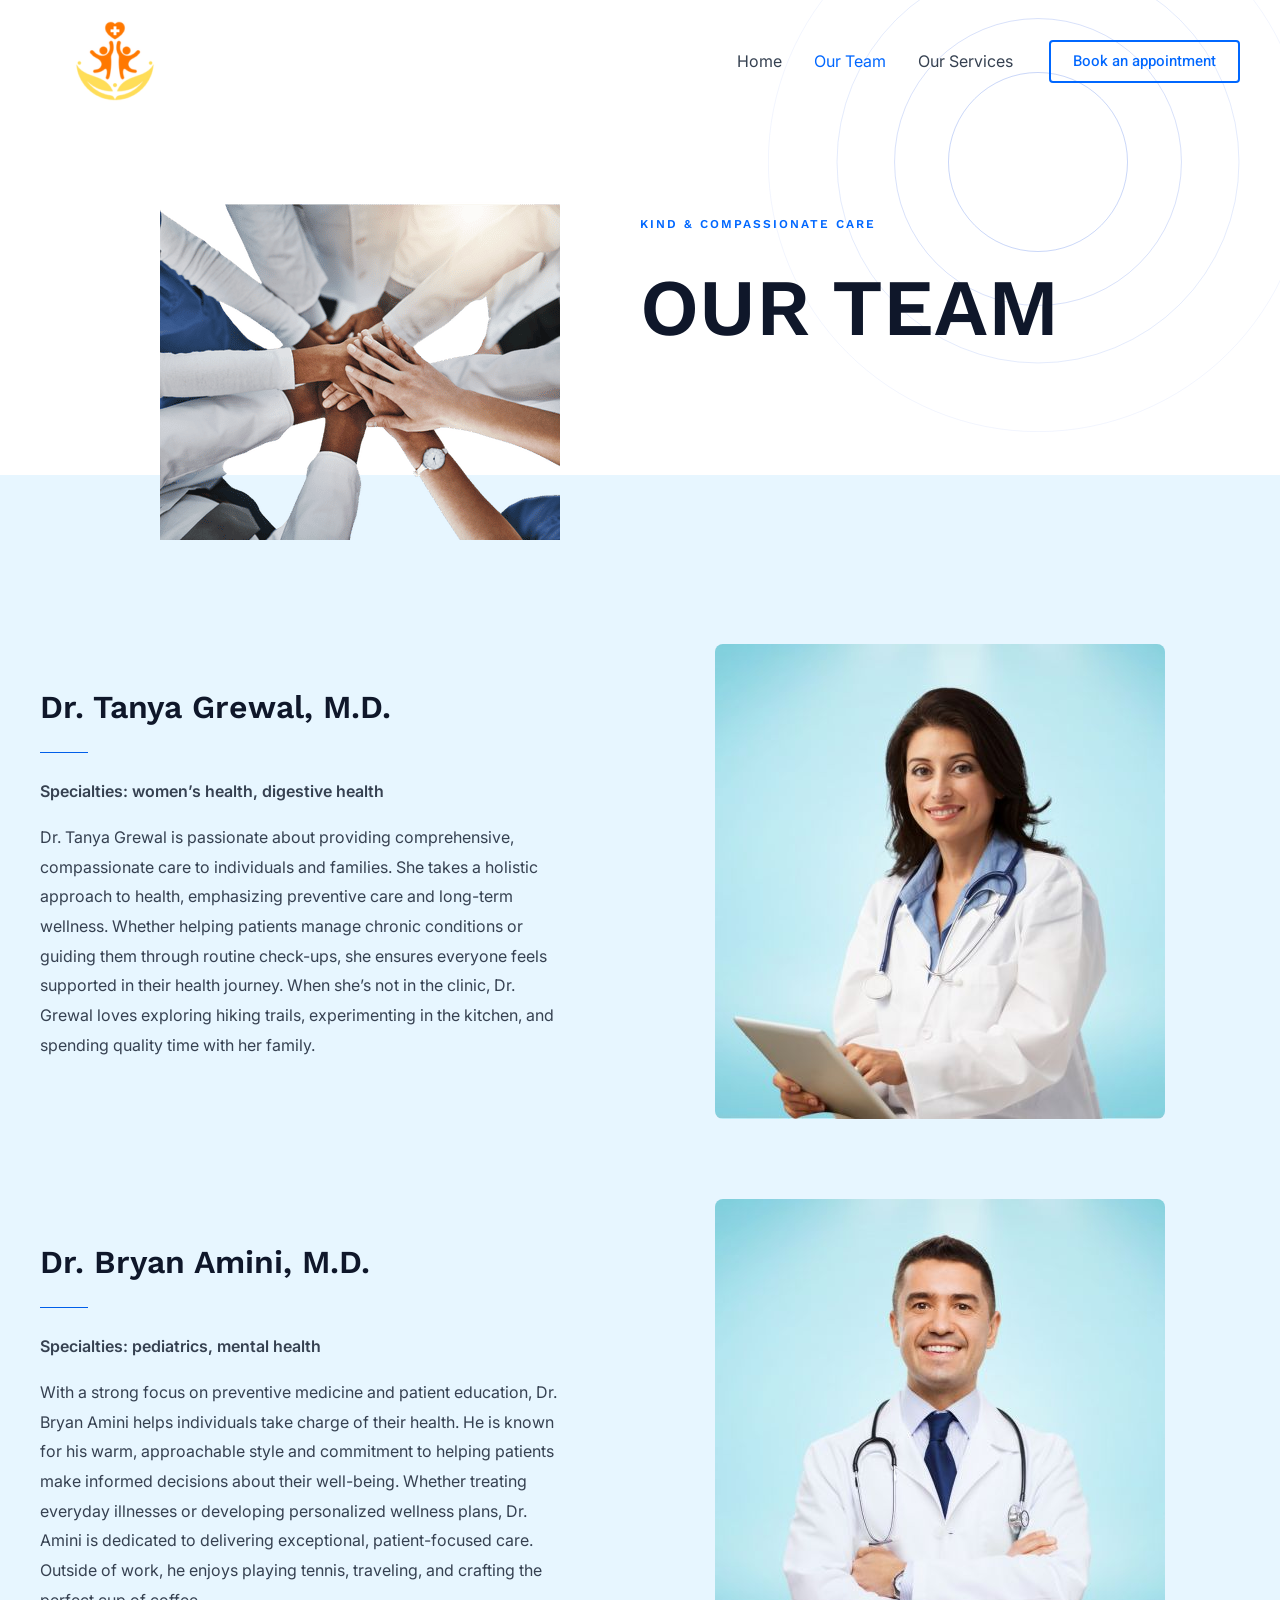
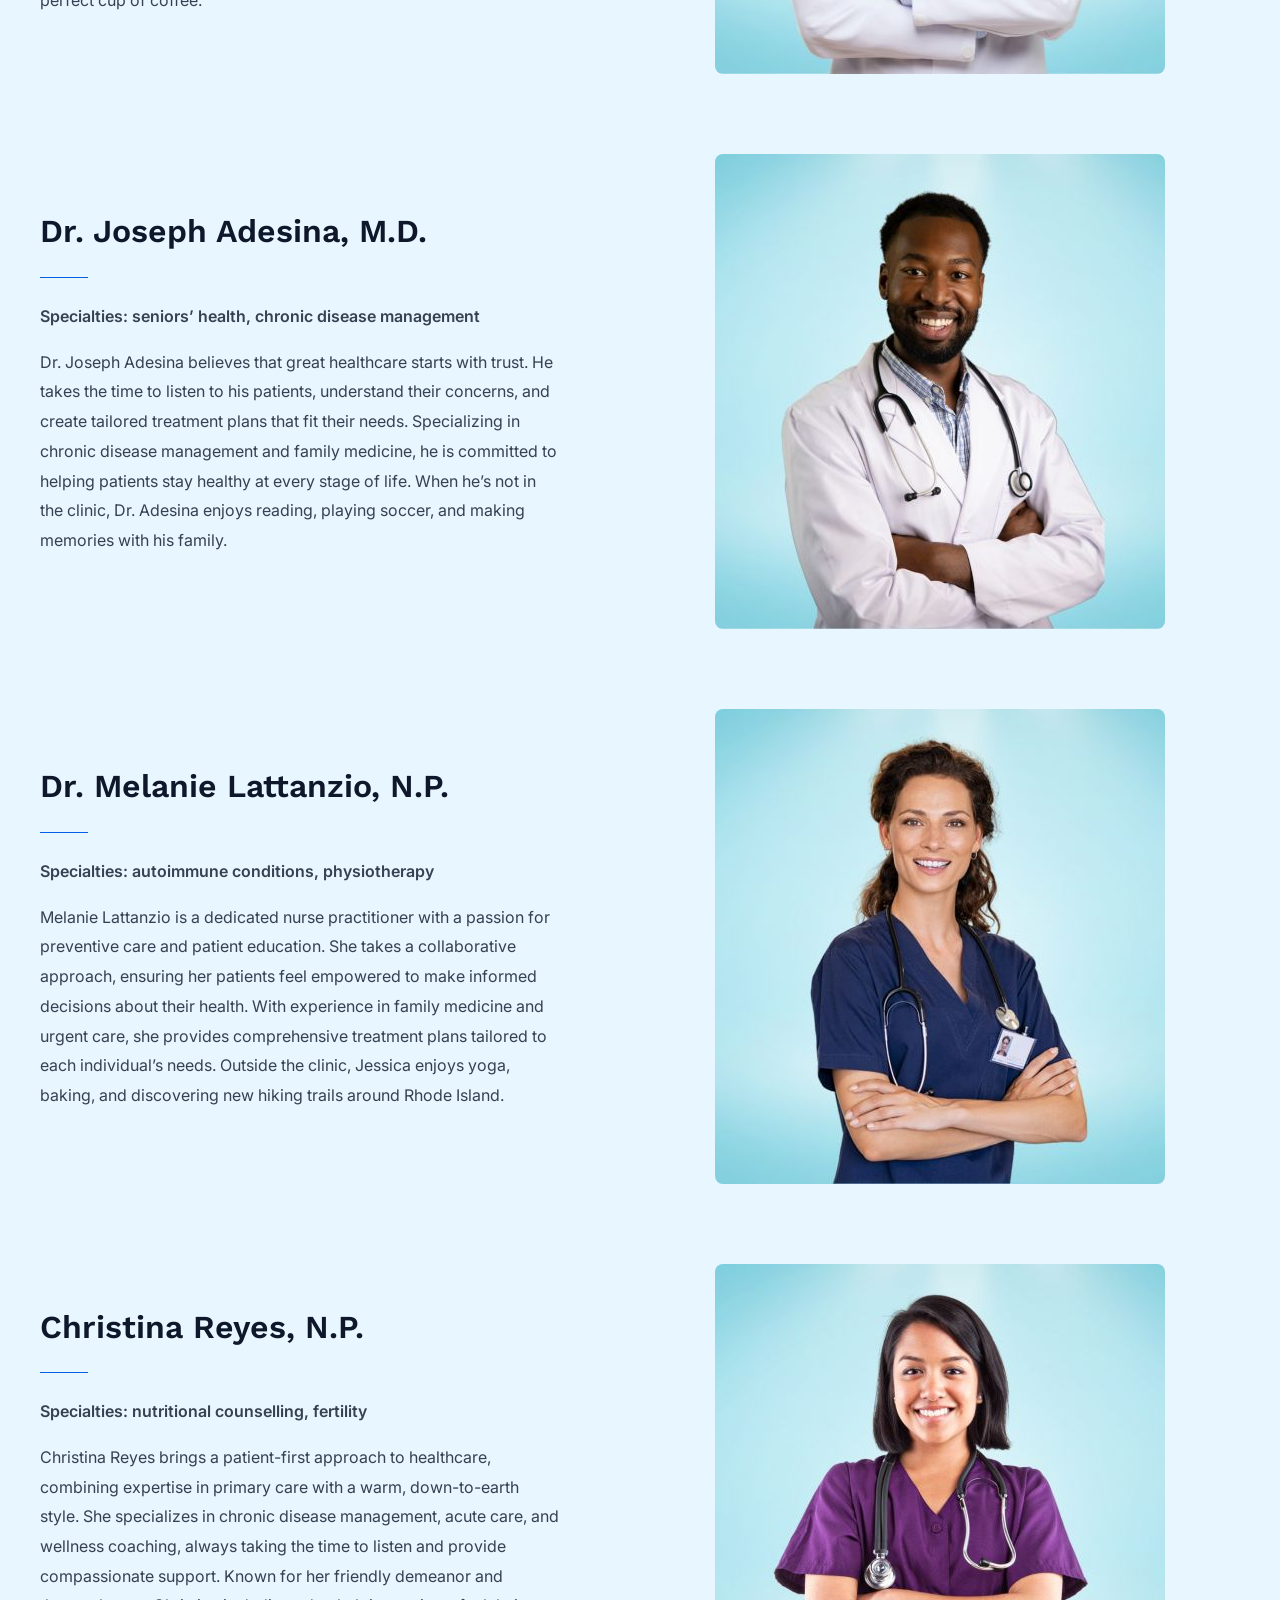
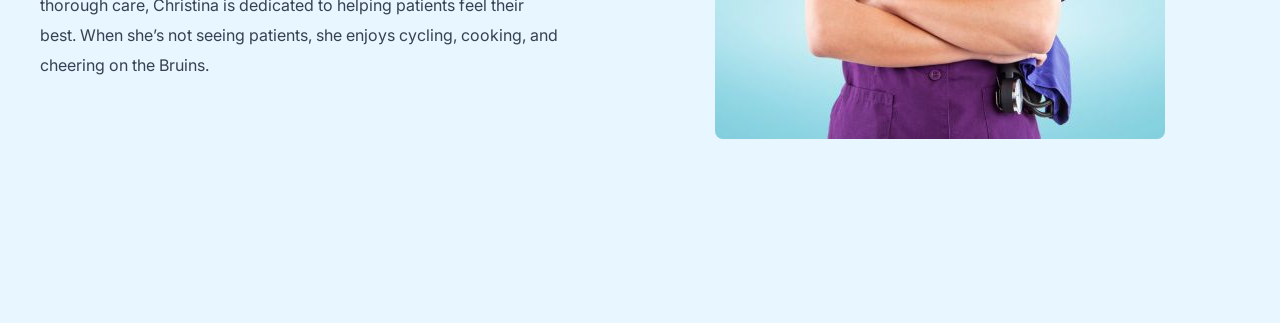
<file: index.html@p=717.html>
<!DOCTYPE html>
<html lang="en-US">
<head>
<meta charset="UTF-8">
<meta name="viewport" content="width=device-width, initial-scale=1">
	<link rel="profile" href="https://gmpg.org/xfn/11"> 
	<title>Our Team &#8211; Lockeport Heath Clinic</title>
<meta name='robots' content='max-image-preview:large' />
<link rel='dns-prefetch' href='https://fonts.googleapis.com/' />
<link rel="alternate" type="application/rss+xml" title="Lockeport Heath Clinic &raquo; Feed" href="feed/index.html" />
<link rel="alternate" type="application/rss+xml" title="Lockeport Heath Clinic &raquo; Comments Feed" href="comments/feed/index.html" />
<link rel="alternate" title="oEmbed (JSON)" type="application/json+oembed" href="wp-json/oembed/1.0/embed@url=https%253A%252F%252Flockeporthealth.com%252Four-team%252F" />
<link rel="alternate" title="oEmbed (XML)" type="text/xml+oembed" href="wp-json/oembed/1.0/embed@url=https%253A%252F%252Flockeporthealth.com%252Four-team%252F&amp;format=xml" />
<style id='wp-img-auto-sizes-contain-inline-css'>
img:is([sizes=auto i],[sizes^="auto," i]){contain-intrinsic-size:3000px 1500px}
/*# sourceURL=wp-img-auto-sizes-contain-inline-css */
</style>
<link rel='stylesheet' id='astra-theme-css-css' href='/wp-content/themes/astra/assets/css/minified/main.min.css@ver=4.12.3.css' media='all' />
<style id='astra-theme-css-inline-css'>
:root{--ast-post-nav-space:0;--ast-container-default-xlg-padding:6.67em;--ast-container-default-lg-padding:5.67em;--ast-container-default-slg-padding:4.34em;--ast-container-default-md-padding:3.34em;--ast-container-default-sm-padding:6.67em;--ast-container-default-xs-padding:2.4em;--ast-container-default-xxs-padding:1.4em;--ast-code-block-background:#EEEEEE;--ast-comment-inputs-background:#FAFAFA;--ast-normal-container-width:1200px;--ast-narrow-container-width:750px;--ast-blog-title-font-weight:normal;--ast-blog-meta-weight:inherit;--ast-global-color-primary:var(--ast-global-color-5);--ast-global-color-secondary:var(--ast-global-color-4);--ast-global-color-alternate-background:var(--ast-global-color-7);--ast-global-color-subtle-background:var(--ast-global-color-6);--ast-bg-style-guide:var( --ast-global-color-secondary,--ast-global-color-5 );--ast-shadow-style-guide:0px 0px 4px 0 #00000057;--ast-global-dark-bg-style:#fff;--ast-global-dark-lfs:#fbfbfb;--ast-widget-bg-color:#fafafa;--ast-wc-container-head-bg-color:#fbfbfb;--ast-title-layout-bg:#eeeeee;--ast-search-border-color:#e7e7e7;--ast-lifter-hover-bg:#e6e6e6;--ast-gallery-block-color:#000;--srfm-color-input-label:var(--ast-global-color-2);}html{font-size:100%;}a,.page-title{color:var(--ast-global-color-2);}a:hover,a:focus{color:var(--ast-global-color-1);}body,button,input,select,textarea,.ast-button,.ast-custom-button{font-family:'Inter',sans-serif;font-weight:400;font-size:16px;font-size:1rem;}blockquote{color:var(--ast-global-color-3);}p,.entry-content p{margin-bottom:1em;}h1,h2,h3,h4,h5,h6,.entry-content :where(h1,h2,h3,h4,h5,h6),.site-title,.site-title a{font-family:'Work Sans',sans-serif;font-weight:600;line-height:1.1em;}.site-title{font-size:35px;font-size:2.1875rem;display:none;}header .custom-logo-link img{max-width:150px;width:150px;}.astra-logo-svg{width:150px;}.site-header .site-description{font-size:15px;font-size:0.9375rem;display:none;}.entry-title{font-size:40px;font-size:2.5rem;}.archive .ast-article-post .ast-article-inner,.blog .ast-article-post .ast-article-inner,.archive .ast-article-post .ast-article-inner:hover,.blog .ast-article-post .ast-article-inner:hover{overflow:hidden;}h1,.entry-content :where(h1){font-size:80px;font-size:5rem;font-family:'Work Sans',sans-serif;line-height:1.4em;}h2,.entry-content :where(h2){font-size:48px;font-size:3rem;font-family:'Work Sans',sans-serif;line-height:1.3em;}h3,.entry-content :where(h3){font-size:32px;font-size:2rem;font-family:'Work Sans',sans-serif;line-height:1.3em;}h4,.entry-content :where(h4){font-size:24px;font-size:1.5rem;line-height:1.2em;font-family:'Work Sans',sans-serif;}h5,.entry-content :where(h5){font-size:18px;font-size:1.125rem;line-height:1.2em;font-family:'Work Sans',sans-serif;}h6,.entry-content :where(h6){font-size:12px;font-size:0.75rem;line-height:1.25em;font-family:'Work Sans',sans-serif;}::selection{background-color:var(--ast-global-color-0);color:#ffffff;}body,h1,h2,h3,h4,h5,h6,.entry-title a,.entry-content :where(h1,h2,h3,h4,h5,h6){color:var(--ast-global-color-3);}.tagcloud a:hover,.tagcloud a:focus,.tagcloud a.current-item{color:#ffffff;border-color:var(--ast-global-color-2);background-color:var(--ast-global-color-2);}input:focus,input[type="text"]:focus,input[type="email"]:focus,input[type="url"]:focus,input[type="password"]:focus,input[type="reset"]:focus,input[type="search"]:focus,textarea:focus{border-color:var(--ast-global-color-2);}input[type="radio"]:checked,input[type=reset],input[type="checkbox"]:checked,input[type="checkbox"]:hover:checked,input[type="checkbox"]:focus:checked,input[type=range]::-webkit-slider-thumb{border-color:var(--ast-global-color-2);background-color:var(--ast-global-color-2);box-shadow:none;}.site-footer a:hover + .post-count,.site-footer a:focus + .post-count{background:var(--ast-global-color-2);border-color:var(--ast-global-color-2);}.single .nav-links .nav-previous,.single .nav-links .nav-next{color:var(--ast-global-color-2);}.entry-meta,.entry-meta *{line-height:1.45;color:var(--ast-global-color-2);}.entry-meta a:not(.ast-button):hover,.entry-meta a:not(.ast-button):hover *,.entry-meta a:not(.ast-button):focus,.entry-meta a:not(.ast-button):focus *,.page-links > .page-link,.page-links .page-link:hover,.post-navigation a:hover{color:var(--ast-global-color-1);}#cat option,.secondary .calendar_wrap thead a,.secondary .calendar_wrap thead a:visited{color:var(--ast-global-color-2);}.secondary .calendar_wrap #today,.ast-progress-val span{background:var(--ast-global-color-2);}.secondary a:hover + .post-count,.secondary a:focus + .post-count{background:var(--ast-global-color-2);border-color:var(--ast-global-color-2);}.calendar_wrap #today > a{color:#ffffff;}.page-links .page-link,.single .post-navigation a{color:var(--ast-global-color-2);}.ast-search-menu-icon .search-form button.search-submit{padding:0 4px;}.ast-search-menu-icon form.search-form{padding-right:0;}.ast-header-search .ast-search-menu-icon.ast-dropdown-active .search-form,.ast-header-search .ast-search-menu-icon.ast-dropdown-active .search-field:focus{transition:all 0.2s;}.search-form input.search-field:focus{outline:none;}.ast-mobile-header-content .ast-builder-layout-element:not(.ast-builder-menu):not(.ast-header-divider-element),.ast-mobile-popup-content .ast-builder-layout-element:not(.ast-builder-menu):not(.ast-header-divider-element){padding:15px 20px;}.wp-block-latest-posts > li > a{color:var(--ast-global-color-2);}.widget-title,.widget .wp-block-heading{font-size:22px;font-size:1.375rem;color:var(--ast-global-color-3);}.ast-search-menu-icon.slide-search a:focus-visible:focus-visible,.astra-search-icon:focus-visible,#close:focus-visible,a:focus-visible,.ast-menu-toggle:focus-visible,.site .skip-link:focus-visible,.wp-block-loginout input:focus-visible,.wp-block-search.wp-block-search__button-inside .wp-block-search__inside-wrapper,.ast-header-navigation-arrow:focus-visible,.ast-orders-table__row .ast-orders-table__cell:focus-visible,a#ast-apply-coupon:focus-visible,#ast-apply-coupon:focus-visible,#close:focus-visible,.button.search-submit:focus-visible,#search_submit:focus,.normal-search:focus-visible,.ast-header-account-wrap:focus-visible,.astra-cart-drawer-close:focus,.ast-single-variation:focus,.ast-button:focus,.ast-builder-button-wrap:has(.ast-custom-button-link:focus),.ast-builder-button-wrap .ast-custom-button-link:focus{outline-style:dotted;outline-color:inherit;outline-width:thin;}input:focus,input[type="text"]:focus,input[type="email"]:focus,input[type="url"]:focus,input[type="password"]:focus,input[type="reset"]:focus,input[type="search"]:focus,input[type="number"]:focus,textarea:focus,.wp-block-search__input:focus,[data-section="section-header-mobile-trigger"] .ast-button-wrap .ast-mobile-menu-trigger-minimal:focus,.ast-mobile-popup-drawer.active .menu-toggle-close:focus,#ast-scroll-top:focus,#coupon_code:focus,#ast-coupon-code:focus{border-style:dotted;border-color:inherit;border-width:thin;}input{outline:none;}.ast-logo-title-inline .site-logo-img{padding-right:1em;}.site-logo-img img{ transition:all 0.2s linear;}body .ast-oembed-container *{position:absolute;top:0;width:100%;height:100%;left:0;}body .wp-block-embed-pocket-casts .ast-oembed-container *{position:unset;}.ast-single-post-featured-section + article {margin-top: 2em;}.site-content .ast-single-post-featured-section img {width: 100%;overflow: hidden;object-fit: cover;}.site > .ast-single-related-posts-container {margin-top: 0;}@media (min-width: 922px) {.ast-desktop .ast-container--narrow {max-width: var(--ast-narrow-container-width);margin: 0 auto;}}.ast-page-builder-template .hentry {margin: 0;}.ast-page-builder-template .site-content > .ast-container {max-width: 100%;padding: 0;}.ast-page-builder-template .site .site-content #primary {padding: 0;margin: 0;}.ast-page-builder-template .no-results {text-align: center;margin: 4em auto;}.ast-page-builder-template .ast-pagination {padding: 2em;}.ast-page-builder-template .entry-header.ast-no-title.ast-no-thumbnail {margin-top: 0;}.ast-page-builder-template .entry-header.ast-header-without-markup {margin-top: 0;margin-bottom: 0;}.ast-page-builder-template .entry-header.ast-no-title.ast-no-meta {margin-bottom: 0;}.ast-page-builder-template.single .post-navigation {padding-bottom: 2em;}.ast-page-builder-template.single-post .site-content > .ast-container {max-width: 100%;}.ast-page-builder-template .entry-header {margin-top: 4em;margin-left: auto;margin-right: auto;padding-left: 20px;padding-right: 20px;}.single.ast-page-builder-template .entry-header {padding-left: 20px;padding-right: 20px;}.ast-page-builder-template .ast-archive-description {margin: 4em auto 0;padding-left: 20px;padding-right: 20px;}.ast-page-builder-template.ast-no-sidebar .entry-content .alignwide {margin-left: 0;margin-right: 0;}@media (max-width:921.9px){#ast-desktop-header{display:none;}}@media (min-width:922px){#ast-mobile-header{display:none;}}.wp-block-buttons.aligncenter{justify-content:center;}@media (max-width:921px){.ast-theme-transparent-header #primary,.ast-theme-transparent-header #secondary{padding:0;}}@media (max-width:921px){.ast-plain-container.ast-no-sidebar #primary{padding:0;}}.ast-plain-container.ast-no-sidebar #primary{margin-top:0;margin-bottom:0;}.wp-block-buttons .wp-block-button.is-style-outline .wp-block-button__link.wp-element-button,.ast-outline-button,.wp-block-uagb-buttons-child .uagb-buttons-repeater.ast-outline-button{border-color:var(--ast-global-color-0);border-top-width:2px;border-right-width:2px;border-bottom-width:2px;border-left-width:2px;font-family:inherit;font-weight:500;font-size:16px;font-size:1rem;line-height:1em;border-top-left-radius:6px;border-top-right-radius:6px;border-bottom-right-radius:6px;border-bottom-left-radius:6px;}.wp-block-button.is-style-outline .wp-block-button__link:hover,.wp-block-buttons .wp-block-button.is-style-outline .wp-block-button__link:focus,.wp-block-buttons .wp-block-button.is-style-outline > .wp-block-button__link:not(.has-text-color):hover,.wp-block-buttons .wp-block-button.wp-block-button__link.is-style-outline:not(.has-text-color):hover,.ast-outline-button:hover,.ast-outline-button:focus,.wp-block-uagb-buttons-child .uagb-buttons-repeater.ast-outline-button:hover,.wp-block-uagb-buttons-child .uagb-buttons-repeater.ast-outline-button:focus{background-color:var(--ast-global-color-0);border-color:var(--ast-global-color-0);}.wp-block-button .wp-block-button__link.wp-element-button.is-style-outline:not(.has-background),.wp-block-button.is-style-outline>.wp-block-button__link.wp-element-button:not(.has-background),.ast-outline-button{background-color:rgba(24,81,226,0);}.entry-content[data-ast-blocks-layout] > figure{margin-bottom:1em;}@media (max-width:921px){.ast-left-sidebar #content > .ast-container{display:flex;flex-direction:column-reverse;width:100%;}.ast-separate-container .ast-article-post,.ast-separate-container .ast-article-single{padding:1.5em 2.14em;}.ast-author-box img.avatar{margin:20px 0 0 0;}}@media (min-width:922px){.ast-separate-container.ast-right-sidebar #primary,.ast-separate-container.ast-left-sidebar #primary{border:0;}.search-no-results.ast-separate-container #primary{margin-bottom:4em;}}.elementor-widget-button .elementor-button{border-style:solid;text-decoration:none;border-top-width:2px;border-right-width:2px;border-left-width:2px;border-bottom-width:2px;}body .elementor-button.elementor-size-sm,body .elementor-button.elementor-size-xs,body .elementor-button.elementor-size-md,body .elementor-button.elementor-size-lg,body .elementor-button.elementor-size-xl,body .elementor-button{border-top-left-radius:6px;border-top-right-radius:6px;border-bottom-right-radius:6px;border-bottom-left-radius:6px;padding-top:18px;padding-right:30px;padding-bottom:18px;padding-left:30px;}@media (max-width:921px){.elementor-widget-button .elementor-button.elementor-size-sm,.elementor-widget-button .elementor-button.elementor-size-xs,.elementor-widget-button .elementor-button.elementor-size-md,.elementor-widget-button .elementor-button.elementor-size-lg,.elementor-widget-button .elementor-button.elementor-size-xl,.elementor-widget-button .elementor-button{padding-top:14px;padding-right:24px;padding-bottom:14px;padding-left:24px;}}.elementor-widget-button .elementor-button{border-color:var(--ast-global-color-0);background-color:rgba(24,81,226,0);}.elementor-widget-button .elementor-button:hover,.elementor-widget-button .elementor-button:focus{color:var(--ast-global-color-5);background-color:var(--ast-global-color-0);border-color:var(--ast-global-color-0);}.wp-block-button .wp-block-button__link ,.elementor-widget-button .elementor-button,.elementor-widget-button .elementor-button:visited{color:var(--ast-global-color-0);}.elementor-widget-button .elementor-button{font-weight:500;font-size:16px;font-size:1rem;line-height:1em;}body .elementor-button.elementor-size-sm,body .elementor-button.elementor-size-xs,body .elementor-button.elementor-size-md,body .elementor-button.elementor-size-lg,body .elementor-button.elementor-size-xl,body .elementor-button{font-size:16px;font-size:1rem;}.wp-block-button .wp-block-button__link:hover,.wp-block-button .wp-block-button__link:focus{color:var(--ast-global-color-5);background-color:var(--ast-global-color-0);border-color:var(--ast-global-color-0);}.elementor-widget-heading h1.elementor-heading-title{line-height:1.4em;}.elementor-widget-heading h2.elementor-heading-title{line-height:1.3em;}.elementor-widget-heading h3.elementor-heading-title{line-height:1.3em;}.elementor-widget-heading h4.elementor-heading-title{line-height:1.2em;}.elementor-widget-heading h5.elementor-heading-title{line-height:1.2em;}.elementor-widget-heading h6.elementor-heading-title{line-height:1.25em;}.wp-block-button .wp-block-button__link,.wp-block-search .wp-block-search__button,body .wp-block-file .wp-block-file__button{border-style:solid;border-top-width:2px;border-right-width:2px;border-left-width:2px;border-bottom-width:2px;border-color:var(--ast-global-color-0);background-color:rgba(24,81,226,0);color:var(--ast-global-color-0);font-family:inherit;font-weight:500;line-height:1em;font-size:16px;font-size:1rem;border-top-left-radius:6px;border-top-right-radius:6px;border-bottom-right-radius:6px;border-bottom-left-radius:6px;padding-top:18px;padding-right:30px;padding-bottom:18px;padding-left:30px;}@media (max-width:921px){.wp-block-button .wp-block-button__link,.wp-block-search .wp-block-search__button,body .wp-block-file .wp-block-file__button{padding-top:14px;padding-right:24px;padding-bottom:14px;padding-left:24px;}}.menu-toggle,button,.ast-button,.ast-custom-button,.button,input#submit,input[type="button"],input[type="submit"],input[type="reset"],form[CLASS*="wp-block-search__"].wp-block-search .wp-block-search__inside-wrapper .wp-block-search__button,body .wp-block-file .wp-block-file__button{border-style:solid;border-top-width:2px;border-right-width:2px;border-left-width:2px;border-bottom-width:2px;color:var(--ast-global-color-0);border-color:var(--ast-global-color-0);background-color:rgba(24,81,226,0);padding-top:18px;padding-right:30px;padding-bottom:18px;padding-left:30px;font-family:inherit;font-weight:500;font-size:16px;font-size:1rem;line-height:1em;border-top-left-radius:6px;border-top-right-radius:6px;border-bottom-right-radius:6px;border-bottom-left-radius:6px;}button:focus,.menu-toggle:hover,button:hover,.ast-button:hover,.ast-custom-button:hover .button:hover,.ast-custom-button:hover ,input[type=reset]:hover,input[type=reset]:focus,input#submit:hover,input#submit:focus,input[type="button"]:hover,input[type="button"]:focus,input[type="submit"]:hover,input[type="submit"]:focus,form[CLASS*="wp-block-search__"].wp-block-search .wp-block-search__inside-wrapper .wp-block-search__button:hover,form[CLASS*="wp-block-search__"].wp-block-search .wp-block-search__inside-wrapper .wp-block-search__button:focus,body .wp-block-file .wp-block-file__button:hover,body .wp-block-file .wp-block-file__button:focus{color:var(--ast-global-color-5);background-color:var(--ast-global-color-0);border-color:var(--ast-global-color-0);}@media (max-width:921px){.menu-toggle,button,.ast-button,.ast-custom-button,.button,input#submit,input[type="button"],input[type="submit"],input[type="reset"],form[CLASS*="wp-block-search__"].wp-block-search .wp-block-search__inside-wrapper .wp-block-search__button,body .wp-block-file .wp-block-file__button{padding-top:14px;padding-right:24px;padding-bottom:14px;padding-left:24px;}}@media (max-width:921px){.ast-mobile-header-stack .main-header-bar .ast-search-menu-icon{display:inline-block;}.ast-header-break-point.ast-header-custom-item-outside .ast-mobile-header-stack .main-header-bar .ast-search-icon{margin:0;}.ast-comment-avatar-wrap img{max-width:2.5em;}.ast-comment-meta{padding:0 1.8888em 1.3333em;}.ast-separate-container .ast-comment-list li.depth-1{padding:1.5em 2.14em;}.ast-separate-container .comment-respond{padding:2em 2.14em;}}@media (min-width:544px){.ast-container{max-width:100%;}}@media (max-width:544px){.ast-separate-container .ast-article-post,.ast-separate-container .ast-article-single,.ast-separate-container .comments-title,.ast-separate-container .ast-archive-description{padding:1.5em 1em;}.ast-separate-container #content .ast-container{padding-left:0.54em;padding-right:0.54em;}.ast-separate-container .ast-comment-list .bypostauthor{padding:.5em;}.ast-search-menu-icon.ast-dropdown-active .search-field{width:170px;}} #ast-mobile-header .ast-site-header-cart-li a{pointer-events:none;}body,.ast-separate-container{background-color:var(--ast-global-color-4);background-image:none;}@media (max-width:921px){.site-title{display:none;}.site-header .site-description{display:none;}h1,.entry-content :where(h1){font-size:40px;}h2,.entry-content :where(h2){font-size:32px;}h3,.entry-content :where(h3){font-size:20px;}}@media (max-width:544px){.site-title{display:none;}.site-header .site-description{display:none;}h1,.entry-content :where(h1){font-size:36px;}h2,.entry-content :where(h2){font-size:25px;}h3,.entry-content :where(h3){font-size:20px;}}@media (max-width:921px){html{font-size:91.2%;}}@media (max-width:544px){html{font-size:91.2%;}}@media (min-width:922px){.ast-container{max-width:1240px;}}@media (min-width:922px){.site-content .ast-container{display:flex;}}@media (max-width:921px){.site-content .ast-container{flex-direction:column;}}@media (min-width:922px){.main-header-menu .sub-menu .menu-item.ast-left-align-sub-menu:hover > .sub-menu,.main-header-menu .sub-menu .menu-item.ast-left-align-sub-menu.focus > .sub-menu{margin-left:-0px;}}.ast-theme-transparent-header [data-section="section-header-mobile-trigger"] .ast-button-wrap .ast-mobile-menu-trigger-minimal{background:transparent;}.site .comments-area{padding-bottom:3em;}.wp-block-file {display: flex;align-items: center;flex-wrap: wrap;justify-content: space-between;}.wp-block-pullquote {border: none;}.wp-block-pullquote blockquote::before {content: "\201D";font-family: "Helvetica",sans-serif;display: flex;transform: rotate( 180deg );font-size: 6rem;font-style: normal;line-height: 1;font-weight: bold;align-items: center;justify-content: center;}.has-text-align-right > blockquote::before {justify-content: flex-start;}.has-text-align-left > blockquote::before {justify-content: flex-end;}figure.wp-block-pullquote.is-style-solid-color blockquote {max-width: 100%;text-align: inherit;}:root {--wp--custom--ast-default-block-top-padding: 3em;--wp--custom--ast-default-block-right-padding: 3em;--wp--custom--ast-default-block-bottom-padding: 3em;--wp--custom--ast-default-block-left-padding: 3em;--wp--custom--ast-container-width: 1200px;--wp--custom--ast-content-width-size: 1200px;--wp--custom--ast-wide-width-size: calc(1200px + var(--wp--custom--ast-default-block-left-padding) + var(--wp--custom--ast-default-block-right-padding));}.ast-narrow-container {--wp--custom--ast-content-width-size: 750px;--wp--custom--ast-wide-width-size: 750px;}@media(max-width: 921px) {:root {--wp--custom--ast-default-block-top-padding: 3em;--wp--custom--ast-default-block-right-padding: 2em;--wp--custom--ast-default-block-bottom-padding: 3em;--wp--custom--ast-default-block-left-padding: 2em;}}@media(max-width: 544px) {:root {--wp--custom--ast-default-block-top-padding: 3em;--wp--custom--ast-default-block-right-padding: 1.5em;--wp--custom--ast-default-block-bottom-padding: 3em;--wp--custom--ast-default-block-left-padding: 1.5em;}}.entry-content > .wp-block-group,.entry-content > .wp-block-cover,.entry-content > .wp-block-columns {padding-top: var(--wp--custom--ast-default-block-top-padding);padding-right: var(--wp--custom--ast-default-block-right-padding);padding-bottom: var(--wp--custom--ast-default-block-bottom-padding);padding-left: var(--wp--custom--ast-default-block-left-padding);}.ast-plain-container.ast-no-sidebar .entry-content > .alignfull,.ast-page-builder-template .ast-no-sidebar .entry-content > .alignfull {margin-left: calc( -50vw + 50%);margin-right: calc( -50vw + 50%);max-width: 100vw;width: 100vw;}.ast-plain-container.ast-no-sidebar .entry-content .alignfull .alignfull,.ast-page-builder-template.ast-no-sidebar .entry-content .alignfull .alignfull,.ast-plain-container.ast-no-sidebar .entry-content .alignfull .alignwide,.ast-page-builder-template.ast-no-sidebar .entry-content .alignfull .alignwide,.ast-plain-container.ast-no-sidebar .entry-content .alignwide .alignfull,.ast-page-builder-template.ast-no-sidebar .entry-content .alignwide .alignfull,.ast-plain-container.ast-no-sidebar .entry-content .alignwide .alignwide,.ast-page-builder-template.ast-no-sidebar .entry-content .alignwide .alignwide,.ast-plain-container.ast-no-sidebar .entry-content .wp-block-column .alignfull,.ast-page-builder-template.ast-no-sidebar .entry-content .wp-block-column .alignfull,.ast-plain-container.ast-no-sidebar .entry-content .wp-block-column .alignwide,.ast-page-builder-template.ast-no-sidebar .entry-content .wp-block-column .alignwide {margin-left: auto;margin-right: auto;width: 100%;}[data-ast-blocks-layout] .wp-block-separator:not(.is-style-dots) {height: 0;}[data-ast-blocks-layout] .wp-block-separator {margin: 20px auto;}[data-ast-blocks-layout] .wp-block-separator:not(.is-style-wide):not(.is-style-dots) {max-width: 100px;}[data-ast-blocks-layout] .wp-block-separator.has-background {padding: 0;}.entry-content[data-ast-blocks-layout] > * {max-width: var(--wp--custom--ast-content-width-size);margin-left: auto;margin-right: auto;}.entry-content[data-ast-blocks-layout] > .alignwide {max-width: var(--wp--custom--ast-wide-width-size);}.entry-content[data-ast-blocks-layout] .alignfull {max-width: none;}.entry-content .wp-block-columns {margin-bottom: 0;}blockquote {margin: 1.5em;border-color: rgba(0,0,0,0.05);}.wp-block-quote:not(.has-text-align-right):not(.has-text-align-center) {border-left: 5px solid rgba(0,0,0,0.05);}.has-text-align-right > blockquote,blockquote.has-text-align-right {border-right: 5px solid rgba(0,0,0,0.05);}.has-text-align-left > blockquote,blockquote.has-text-align-left {border-left: 5px solid rgba(0,0,0,0.05);}.wp-block-site-tagline,.wp-block-latest-posts .read-more {margin-top: 15px;}.wp-block-loginout p label {display: block;}.wp-block-loginout p:not(.login-remember):not(.login-submit) input {width: 100%;}.wp-block-loginout input:focus {border-color: transparent;}.wp-block-loginout input:focus {outline: thin dotted;}.entry-content .wp-block-media-text .wp-block-media-text__content {padding: 0 0 0 8%;}.entry-content .wp-block-media-text.has-media-on-the-right .wp-block-media-text__content {padding: 0 8% 0 0;}.entry-content .wp-block-media-text.has-background .wp-block-media-text__content {padding: 8%;}.entry-content .wp-block-cover:not([class*="background-color"]):not(.has-text-color.has-link-color) .wp-block-cover__inner-container,.entry-content .wp-block-cover:not([class*="background-color"]) .wp-block-cover-image-text,.entry-content .wp-block-cover:not([class*="background-color"]) .wp-block-cover-text,.entry-content .wp-block-cover-image:not([class*="background-color"]) .wp-block-cover__inner-container,.entry-content .wp-block-cover-image:not([class*="background-color"]) .wp-block-cover-image-text,.entry-content .wp-block-cover-image:not([class*="background-color"]) .wp-block-cover-text {color: var(--ast-global-color-primary,var(--ast-global-color-5));}.wp-block-loginout .login-remember input {width: 1.1rem;height: 1.1rem;margin: 0 5px 4px 0;vertical-align: middle;}.wp-block-latest-posts > li > *:first-child,.wp-block-latest-posts:not(.is-grid) > li:first-child {margin-top: 0;}.entry-content > .wp-block-buttons,.entry-content > .wp-block-uagb-buttons {margin-bottom: 1.5em;}.wp-block-search__inside-wrapper .wp-block-search__input {padding: 0 10px;color: var(--ast-global-color-3);background: var(--ast-global-color-primary,var(--ast-global-color-5));border-color: var(--ast-border-color);}.wp-block-latest-posts .read-more {margin-bottom: 1.5em;}.wp-block-search__no-button .wp-block-search__inside-wrapper .wp-block-search__input {padding-top: 5px;padding-bottom: 5px;}.wp-block-latest-posts .wp-block-latest-posts__post-date,.wp-block-latest-posts .wp-block-latest-posts__post-author {font-size: 1rem;}.wp-block-latest-posts > li > *,.wp-block-latest-posts:not(.is-grid) > li {margin-top: 12px;margin-bottom: 12px;}.ast-page-builder-template .entry-content[data-ast-blocks-layout] > .alignwide:where(:not(.uagb-is-root-container):not(.spectra-is-root-container)) > * {max-width: var(--wp--custom--ast-wide-width-size);}.ast-page-builder-template .entry-content[data-ast-blocks-layout] > .inherit-container-width > *,.ast-page-builder-template .entry-content[data-ast-blocks-layout] > *:not(.wp-block-group):where(:not(.uagb-is-root-container):not(.spectra-is-root-container)) > *,.entry-content[data-ast-blocks-layout] > .wp-block-cover .wp-block-cover__inner-container {max-width: var(--wp--custom--ast-content-width-size) ;margin-left: auto;margin-right: auto;}.ast-page-builder-template .entry-content[data-ast-blocks-layout] > *,.ast-page-builder-template .entry-content[data-ast-blocks-layout] > .alignfull:where(:not(.wp-block-group):not(.uagb-is-root-container):not(.spectra-is-root-container)) > * {max-width: none;}.entry-content[data-ast-blocks-layout] .wp-block-cover:not(.alignleft):not(.alignright) {width: auto;}@media(max-width: 1200px) {.ast-separate-container .entry-content > .alignfull,.ast-separate-container .entry-content[data-ast-blocks-layout] > .alignwide,.ast-plain-container .entry-content[data-ast-blocks-layout] > .alignwide,.ast-plain-container .entry-content .alignfull {margin-left: calc(-1 * min(var(--ast-container-default-xlg-padding),20px)) ;margin-right: calc(-1 * min(var(--ast-container-default-xlg-padding),20px));}}@media(min-width: 1201px) {.ast-separate-container .entry-content > .alignfull {margin-left: calc(-1 * var(--ast-container-default-xlg-padding) );margin-right: calc(-1 * var(--ast-container-default-xlg-padding) );}.ast-separate-container .entry-content[data-ast-blocks-layout] > .alignwide,.ast-plain-container .entry-content[data-ast-blocks-layout] > .alignwide {margin-left: calc(-1 * var(--wp--custom--ast-default-block-left-padding) );margin-right: calc(-1 * var(--wp--custom--ast-default-block-right-padding) );}}@media(min-width: 921px) {.ast-separate-container .entry-content .wp-block-group.alignwide:not(.inherit-container-width) > :where(:not(.alignleft):not(.alignright)),.ast-plain-container .entry-content .wp-block-group.alignwide:not(.inherit-container-width) > :where(:not(.alignleft):not(.alignright)) {max-width: calc( var(--wp--custom--ast-content-width-size) + 80px );}.ast-plain-container.ast-right-sidebar .entry-content[data-ast-blocks-layout] .alignfull,.ast-plain-container.ast-left-sidebar .entry-content[data-ast-blocks-layout] .alignfull {margin-left: -60px;margin-right: -60px;}}@media(min-width: 544px) {.entry-content > .alignleft {margin-right: 20px;}.entry-content > .alignright {margin-left: 20px;}}@media (max-width:544px){.wp-block-columns .wp-block-column:not(:last-child){margin-bottom:20px;}.wp-block-latest-posts{margin:0;}}@media( max-width: 600px ) {.entry-content .wp-block-media-text .wp-block-media-text__content,.entry-content .wp-block-media-text.has-media-on-the-right .wp-block-media-text__content {padding: 8% 0 0;}.entry-content .wp-block-media-text.has-background .wp-block-media-text__content {padding: 8%;}}.ast-page-builder-template .entry-header {padding-left: 0;}.ast-narrow-container .site-content .wp-block-uagb-image--align-full .wp-block-uagb-image__figure {max-width: 100%;margin-left: auto;margin-right: auto;}:root .has-ast-global-color-0-color{color:var(--ast-global-color-0);}:root .has-ast-global-color-0-background-color{background-color:var(--ast-global-color-0);}:root .wp-block-button .has-ast-global-color-0-color{color:var(--ast-global-color-0);}:root .wp-block-button .has-ast-global-color-0-background-color{background-color:var(--ast-global-color-0);}:root .has-ast-global-color-1-color{color:var(--ast-global-color-1);}:root .has-ast-global-color-1-background-color{background-color:var(--ast-global-color-1);}:root .wp-block-button .has-ast-global-color-1-color{color:var(--ast-global-color-1);}:root .wp-block-button .has-ast-global-color-1-background-color{background-color:var(--ast-global-color-1);}:root .has-ast-global-color-2-color{color:var(--ast-global-color-2);}:root .has-ast-global-color-2-background-color{background-color:var(--ast-global-color-2);}:root .wp-block-button .has-ast-global-color-2-color{color:var(--ast-global-color-2);}:root .wp-block-button .has-ast-global-color-2-background-color{background-color:var(--ast-global-color-2);}:root .has-ast-global-color-3-color{color:var(--ast-global-color-3);}:root .has-ast-global-color-3-background-color{background-color:var(--ast-global-color-3);}:root .wp-block-button .has-ast-global-color-3-color{color:var(--ast-global-color-3);}:root .wp-block-button .has-ast-global-color-3-background-color{background-color:var(--ast-global-color-3);}:root .has-ast-global-color-4-color{color:var(--ast-global-color-4);}:root .has-ast-global-color-4-background-color{background-color:var(--ast-global-color-4);}:root .wp-block-button .has-ast-global-color-4-color{color:var(--ast-global-color-4);}:root .wp-block-button .has-ast-global-color-4-background-color{background-color:var(--ast-global-color-4);}:root .has-ast-global-color-5-color{color:var(--ast-global-color-5);}:root .has-ast-global-color-5-background-color{background-color:var(--ast-global-color-5);}:root .wp-block-button .has-ast-global-color-5-color{color:var(--ast-global-color-5);}:root .wp-block-button .has-ast-global-color-5-background-color{background-color:var(--ast-global-color-5);}:root .has-ast-global-color-6-color{color:var(--ast-global-color-6);}:root .has-ast-global-color-6-background-color{background-color:var(--ast-global-color-6);}:root .wp-block-button .has-ast-global-color-6-color{color:var(--ast-global-color-6);}:root .wp-block-button .has-ast-global-color-6-background-color{background-color:var(--ast-global-color-6);}:root .has-ast-global-color-7-color{color:var(--ast-global-color-7);}:root .has-ast-global-color-7-background-color{background-color:var(--ast-global-color-7);}:root .wp-block-button .has-ast-global-color-7-color{color:var(--ast-global-color-7);}:root .wp-block-button .has-ast-global-color-7-background-color{background-color:var(--ast-global-color-7);}:root .has-ast-global-color-8-color{color:var(--ast-global-color-8);}:root .has-ast-global-color-8-background-color{background-color:var(--ast-global-color-8);}:root .wp-block-button .has-ast-global-color-8-color{color:var(--ast-global-color-8);}:root .wp-block-button .has-ast-global-color-8-background-color{background-color:var(--ast-global-color-8);}:root{--ast-global-color-0:#0067FF;--ast-global-color-1:#005EE9;--ast-global-color-2:#0F172A;--ast-global-color-3:#364151;--ast-global-color-4:#E7F6FF;--ast-global-color-5:#FFFFFF;--ast-global-color-6:#D1DAE5;--ast-global-color-7:#070614;--ast-global-color-8:#222222;}:root {--ast-border-color : #dddddd;}.ast-single-entry-banner {-js-display: flex;display: flex;flex-direction: column;justify-content: center;text-align: center;position: relative;background: var(--ast-title-layout-bg);}.ast-single-entry-banner[data-banner-layout="layout-1"] {max-width: 1200px;background: inherit;padding: 20px 0;}.ast-single-entry-banner[data-banner-width-type="custom"] {margin: 0 auto;width: 100%;}.ast-single-entry-banner + .site-content .entry-header {margin-bottom: 0;}.site .ast-author-avatar {--ast-author-avatar-size: ;}a.ast-underline-text {text-decoration: underline;}.ast-container > .ast-terms-link {position: relative;display: block;}a.ast-button.ast-badge-tax {padding: 4px 8px;border-radius: 3px;font-size: inherit;}header.entry-header{text-align:left;}header.entry-header .entry-title{font-size:30px;font-size:1.875rem;}header.entry-header > *:not(:last-child){margin-bottom:10px;}@media (max-width:921px){header.entry-header{text-align:left;}}@media (max-width:544px){header.entry-header{text-align:left;}}.ast-archive-entry-banner {-js-display: flex;display: flex;flex-direction: column;justify-content: center;text-align: center;position: relative;background: var(--ast-title-layout-bg);}.ast-archive-entry-banner[data-banner-width-type="custom"] {margin: 0 auto;width: 100%;}.ast-archive-entry-banner[data-banner-layout="layout-1"] {background: inherit;padding: 20px 0;text-align: left;}body.archive .ast-archive-description{max-width:1200px;width:100%;text-align:left;padding-top:3em;padding-right:3em;padding-bottom:3em;padding-left:3em;}body.archive .ast-archive-description .ast-archive-title,body.archive .ast-archive-description .ast-archive-title *{font-size:40px;font-size:2.5rem;}body.archive .ast-archive-description > *:not(:last-child){margin-bottom:10px;}@media (max-width:921px){body.archive .ast-archive-description{text-align:left;}}@media (max-width:544px){body.archive .ast-archive-description{text-align:left;}}@media (max-width:543px){.ast-theme-transparent-header #masthead .site-logo-img .transparent-custom-logo .astra-logo-svg{width:104px;}.ast-theme-transparent-header #masthead .site-logo-img .transparent-custom-logo img{ max-width:104px; width:104px;}}@media (min-width:921px){.ast-theme-transparent-header #masthead{position:absolute;left:0;right:0;}.ast-theme-transparent-header .main-header-bar,.ast-theme-transparent-header.ast-header-break-point .main-header-bar{background:none;}body.elementor-editor-active.ast-theme-transparent-header #masthead,.fl-builder-edit .ast-theme-transparent-header #masthead,body.vc_editor.ast-theme-transparent-header #masthead,body.brz-ed.ast-theme-transparent-header #masthead{z-index:0;}.ast-header-break-point.ast-replace-site-logo-transparent.ast-theme-transparent-header .custom-mobile-logo-link{display:none;}.ast-header-break-point.ast-replace-site-logo-transparent.ast-theme-transparent-header .transparent-custom-logo{display:inline-block;}.ast-theme-transparent-header .ast-above-header,.ast-theme-transparent-header .ast-above-header.ast-above-header-bar{background-image:none;background-color:transparent;}.ast-theme-transparent-header .ast-below-header,.ast-theme-transparent-header .ast-below-header.ast-below-header-bar{background-image:none;background-color:transparent;}}.ast-theme-transparent-header .ast-builder-menu .main-header-menu,.ast-theme-transparent-header .ast-builder-menu .main-header-menu .menu-link,.ast-theme-transparent-header [CLASS*="ast-builder-menu-"] .main-header-menu .menu-item > .menu-link,.ast-theme-transparent-header .ast-masthead-custom-menu-items,.ast-theme-transparent-header .ast-masthead-custom-menu-items a,.ast-theme-transparent-header .ast-builder-menu .main-header-menu .menu-item > .ast-menu-toggle,.ast-theme-transparent-header .ast-builder-menu .main-header-menu .menu-item > .ast-menu-toggle,.ast-theme-transparent-header .ast-above-header-navigation a,.ast-header-break-point.ast-theme-transparent-header .ast-above-header-navigation a,.ast-header-break-point.ast-theme-transparent-header .ast-above-header-navigation > ul.ast-above-header-menu > .menu-item-has-children:not(.current-menu-item) > .ast-menu-toggle,.ast-theme-transparent-header .ast-below-header-menu,.ast-theme-transparent-header .ast-below-header-menu a,.ast-header-break-point.ast-theme-transparent-header .ast-below-header-menu a,.ast-header-break-point.ast-theme-transparent-header .ast-below-header-menu,.ast-theme-transparent-header .main-header-menu .menu-link{color:var(--ast-global-color-3);}.ast-theme-transparent-header .ast-builder-menu .main-header-menu .menu-item:hover > .menu-link,.ast-theme-transparent-header .ast-builder-menu .main-header-menu .menu-item:hover > .ast-menu-toggle,.ast-theme-transparent-header .ast-builder-menu .main-header-menu .ast-masthead-custom-menu-items a:hover,.ast-theme-transparent-header .ast-builder-menu .main-header-menu .focus > .menu-link,.ast-theme-transparent-header .ast-builder-menu .main-header-menu .focus > .ast-menu-toggle,.ast-theme-transparent-header .ast-builder-menu .main-header-menu .current-menu-item > .menu-link,.ast-theme-transparent-header .ast-builder-menu .main-header-menu .current-menu-ancestor > .menu-link,.ast-theme-transparent-header .ast-builder-menu .main-header-menu .current-menu-item > .ast-menu-toggle,.ast-theme-transparent-header .ast-builder-menu .main-header-menu .current-menu-ancestor > .ast-menu-toggle,.ast-theme-transparent-header [CLASS*="ast-builder-menu-"] .main-header-menu .current-menu-item > .menu-link,.ast-theme-transparent-header [CLASS*="ast-builder-menu-"] .main-header-menu .current-menu-ancestor > .menu-link,.ast-theme-transparent-header [CLASS*="ast-builder-menu-"] .main-header-menu .current-menu-item > .ast-menu-toggle,.ast-theme-transparent-header [CLASS*="ast-builder-menu-"] .main-header-menu .current-menu-ancestor > .ast-menu-toggle,.ast-theme-transparent-header .main-header-menu .menu-item:hover > .menu-link,.ast-theme-transparent-header .main-header-menu .current-menu-item > .menu-link,.ast-theme-transparent-header .main-header-menu .current-menu-ancestor > .menu-link{color:var(--ast-global-color-0);}.ast-theme-transparent-header .ast-builder-menu .main-header-menu .menu-item .sub-menu .menu-link,.ast-theme-transparent-header .main-header-menu .menu-item .sub-menu .menu-link{background-color:transparent;}@media (max-width:921px){.ast-theme-transparent-header #masthead{position:absolute;left:0;right:0;}.ast-theme-transparent-header .main-header-bar,.ast-theme-transparent-header.ast-header-break-point .main-header-bar{background:none;}body.elementor-editor-active.ast-theme-transparent-header #masthead,.fl-builder-edit .ast-theme-transparent-header #masthead,body.vc_editor.ast-theme-transparent-header #masthead,body.brz-ed.ast-theme-transparent-header #masthead{z-index:0;}.ast-header-break-point.ast-replace-site-logo-transparent.ast-theme-transparent-header .custom-mobile-logo-link{display:none;}.ast-header-break-point.ast-replace-site-logo-transparent.ast-theme-transparent-header .transparent-custom-logo{display:inline-block;}.ast-theme-transparent-header .ast-above-header,.ast-theme-transparent-header .ast-above-header.ast-above-header-bar{background-image:none;background-color:transparent;}.ast-theme-transparent-header .ast-below-header,.ast-theme-transparent-header .ast-below-header.ast-below-header-bar{background-image:none;background-color:transparent;}}@media (max-width:921px){.ast-theme-transparent-header.ast-header-break-point .ast-builder-menu .main-header-menu,.ast-theme-transparent-header.ast-header-break-point .ast-builder-menu.main-header-menu .sub-menu,.ast-theme-transparent-header.ast-header-break-point .ast-builder-menu.main-header-menu,.ast-theme-transparent-header.ast-header-break-point .ast-builder-menu .main-header-bar-wrap .main-header-menu,.ast-flyout-menu-enable.ast-header-break-point.ast-theme-transparent-header .main-header-bar-navigation .site-navigation,.ast-fullscreen-menu-enable.ast-header-break-point.ast-theme-transparent-header .main-header-bar-navigation .site-navigation,.ast-flyout-above-menu-enable.ast-header-break-point.ast-theme-transparent-header .ast-above-header-navigation-wrap .ast-above-header-navigation,.ast-flyout-below-menu-enable.ast-header-break-point.ast-theme-transparent-header .ast-below-header-navigation-wrap .ast-below-header-actual-nav,.ast-fullscreen-above-menu-enable.ast-header-break-point.ast-theme-transparent-header .ast-above-header-navigation-wrap,.ast-fullscreen-below-menu-enable.ast-header-break-point.ast-theme-transparent-header .ast-below-header-navigation-wrap,.ast-theme-transparent-header .main-header-menu .menu-link{background-color:var(--ast-global-color-5);}}.ast-theme-transparent-header #ast-desktop-header > .ast-main-header-wrap > .main-header-bar,.ast-theme-transparent-header.ast-header-break-point #ast-mobile-header > .ast-main-header-wrap > .main-header-bar{border-bottom-width:0px;border-bottom-style:solid;}.ast-breadcrumbs .trail-browse,.ast-breadcrumbs .trail-items,.ast-breadcrumbs .trail-items li{display:inline-block;margin:0;padding:0;border:none;background:inherit;text-indent:0;text-decoration:none;}.ast-breadcrumbs .trail-browse{font-size:inherit;font-style:inherit;font-weight:inherit;color:inherit;}.ast-breadcrumbs .trail-items{list-style:none;}.trail-items li::after{padding:0 0.3em;content:"\00bb";}.trail-items li:last-of-type::after{display:none;}h1,h2,h3,h4,h5,h6,.entry-content :where(h1,h2,h3,h4,h5,h6){color:var(--ast-global-color-2);}@media (max-width:921px){.ast-builder-grid-row-container.ast-builder-grid-row-tablet-3-firstrow .ast-builder-grid-row > *:first-child,.ast-builder-grid-row-container.ast-builder-grid-row-tablet-3-lastrow .ast-builder-grid-row > *:last-child{grid-column:1 / -1;}}@media (max-width:544px){.ast-builder-grid-row-container.ast-builder-grid-row-mobile-3-firstrow .ast-builder-grid-row > *:first-child,.ast-builder-grid-row-container.ast-builder-grid-row-mobile-3-lastrow .ast-builder-grid-row > *:last-child{grid-column:1 / -1;}}.ast-builder-layout-element[data-section="title_tagline"]{display:flex;}@media (max-width:921px){.ast-header-break-point .ast-builder-layout-element[data-section="title_tagline"]{display:flex;}}@media (max-width:544px){.ast-header-break-point .ast-builder-layout-element[data-section="title_tagline"]{display:flex;}}[data-section*="section-hb-button-"] .menu-link{display:none;}.ast-header-button-1[data-section*="section-hb-button-"] .ast-builder-button-wrap .ast-custom-button{font-family:'Heebo',sans-serif;font-weight:500;font-size:15px;font-size:0.9375rem;line-height:1em;}.ast-header-button-1 .ast-custom-button{color:var(--ast-global-color-0);border-color:var(--ast-global-color-0);border-top-width:2px;border-bottom-width:2px;border-left-width:2px;border-right-width:2px;border-top-left-radius:4px;border-top-right-radius:4px;border-bottom-right-radius:4px;border-bottom-left-radius:4px;}.ast-header-button-1 .ast-custom-button:hover{color:var(--ast-global-color-5);background:var(--ast-global-color-0);border-color:var(--ast-global-color-0);}.ast-header-button-1[data-section*="section-hb-button-"] .ast-builder-button-wrap .ast-custom-button{padding-top:12px;padding-bottom:12px;padding-left:22px;padding-right:22px;}@media (max-width:921px){.ast-header-button-1[data-section*="section-hb-button-"] .ast-builder-button-wrap .ast-custom-button{margin-bottom:10px;margin-left:21px;}}@media (max-width:544px){.ast-header-button-1[data-section*="section-hb-button-"] .ast-builder-button-wrap .ast-custom-button{margin-bottom:10px;margin-left:21px;}}.ast-header-button-1[data-section="section-hb-button-1"]{display:flex;}@media (max-width:921px){.ast-header-break-point .ast-header-button-1[data-section="section-hb-button-1"]{display:flex;}}@media (max-width:544px){.ast-header-break-point .ast-header-button-1[data-section="section-hb-button-1"]{display:flex;}}.ast-builder-menu-1{font-family:inherit;font-weight:inherit;}.ast-builder-menu-1 .sub-menu,.ast-builder-menu-1 .inline-on-mobile .sub-menu{border-top-width:2px;border-bottom-width:0px;border-right-width:0px;border-left-width:0px;border-color:var(--ast-global-color-0);border-style:solid;}.ast-builder-menu-1 .sub-menu .sub-menu{top:-2px;}.ast-builder-menu-1 .main-header-menu > .menu-item > .sub-menu,.ast-builder-menu-1 .main-header-menu > .menu-item > .astra-full-megamenu-wrapper{margin-top:0px;}.ast-desktop .ast-builder-menu-1 .main-header-menu > .menu-item > .sub-menu:before,.ast-desktop .ast-builder-menu-1 .main-header-menu > .menu-item > .astra-full-megamenu-wrapper:before{height:calc( 0px + 2px + 5px );}.ast-desktop .ast-builder-menu-1 .menu-item .sub-menu .menu-link{border-style:none;}@media (max-width:921px){.ast-header-break-point .ast-builder-menu-1 .menu-item.menu-item-has-children > .ast-menu-toggle{top:0;}.ast-builder-menu-1 .inline-on-mobile .menu-item.menu-item-has-children > .ast-menu-toggle{right:-15px;}.ast-builder-menu-1 .menu-item-has-children > .menu-link:after{content:unset;}.ast-builder-menu-1 .main-header-menu > .menu-item > .sub-menu,.ast-builder-menu-1 .main-header-menu > .menu-item > .astra-full-megamenu-wrapper{margin-top:0;}}@media (max-width:544px){.ast-header-break-point .ast-builder-menu-1 .menu-item.menu-item-has-children > .ast-menu-toggle{top:0;}.ast-builder-menu-1 .main-header-menu > .menu-item > .sub-menu,.ast-builder-menu-1 .main-header-menu > .menu-item > .astra-full-megamenu-wrapper{margin-top:0;}}.ast-builder-menu-1{display:flex;}@media (max-width:921px){.ast-header-break-point .ast-builder-menu-1{display:flex;}}@media (max-width:544px){.ast-header-break-point .ast-builder-menu-1{display:flex;}}.site-footer{background-image:none;}.elementor-widget-heading .elementor-heading-title{margin:0;}.elementor-page .ast-menu-toggle{color:unset !important;background:unset !important;}.elementor-post.elementor-grid-item.hentry{margin-bottom:0;}.woocommerce div.product .elementor-element.elementor-products-grid .related.products ul.products li.product,.elementor-element .elementor-wc-products .woocommerce[class*='columns-'] ul.products li.product{width:auto;margin:0;float:none;}body .elementor hr{background-color:#ccc;margin:0;}.ast-left-sidebar .elementor-section.elementor-section-stretched,.ast-right-sidebar .elementor-section.elementor-section-stretched{max-width:100%;left:0 !important;}.elementor-posts-container [CLASS*="ast-width-"]{width:100%;}.elementor-template-full-width .ast-container{display:block;}.elementor-screen-only,.screen-reader-text,.screen-reader-text span,.ui-helper-hidden-accessible{top:0 !important;}@media (max-width:544px){.elementor-element .elementor-wc-products .woocommerce[class*="columns-"] ul.products li.product{width:auto;margin:0;}.elementor-element .woocommerce .woocommerce-result-count{float:none;}}.ast-header-break-point .main-header-bar{border-bottom-width:1px;}@media (min-width:922px){.main-header-bar{border-bottom-width:1px;}}.main-header-menu .menu-item, #astra-footer-menu .menu-item, .main-header-bar .ast-masthead-custom-menu-items{-js-display:flex;display:flex;-webkit-box-pack:center;-webkit-justify-content:center;-moz-box-pack:center;-ms-flex-pack:center;justify-content:center;-webkit-box-orient:vertical;-webkit-box-direction:normal;-webkit-flex-direction:column;-moz-box-orient:vertical;-moz-box-direction:normal;-ms-flex-direction:column;flex-direction:column;}.main-header-menu > .menu-item > .menu-link, #astra-footer-menu > .menu-item > .menu-link{height:100%;-webkit-box-align:center;-webkit-align-items:center;-moz-box-align:center;-ms-flex-align:center;align-items:center;-js-display:flex;display:flex;}.ast-header-break-point .main-navigation ul .menu-item .menu-link .icon-arrow:first-of-type svg{top:.2em;margin-top:0px;margin-left:0px;width:.65em;transform:translate(0, -2px) rotateZ(270deg);}.ast-mobile-popup-content .ast-submenu-expanded > .ast-menu-toggle{transform:rotateX(180deg);overflow-y:auto;}@media (min-width:922px){.ast-builder-menu .main-navigation > ul > li:last-child a{margin-right:0;}}.ast-separate-container .ast-article-inner{background-color:transparent;background-image:none;}.ast-separate-container .ast-article-post{background-color:var(--ast-global-color-5);background-image:none;}@media (max-width:921px){.ast-separate-container .ast-article-post{background-color:var(--ast-global-color-5);background-image:none;}}@media (max-width:544px){.ast-separate-container .ast-article-post{background-color:var(--ast-global-color-5);background-image:none;}}.ast-separate-container .ast-article-single:not(.ast-related-post), .ast-separate-container .error-404, .ast-separate-container .no-results, .single.ast-separate-container  .ast-author-meta, .ast-separate-container .related-posts-title-wrapper, .ast-separate-container .comments-count-wrapper, .ast-box-layout.ast-plain-container .site-content, .ast-padded-layout.ast-plain-container .site-content, .ast-separate-container .ast-archive-description, .ast-separate-container .comments-area .comment-respond, .ast-separate-container .comments-area .ast-comment-list li, .ast-separate-container .comments-area .comments-title{background-color:var(--ast-global-color-5);background-image:none;}@media (max-width:921px){.ast-separate-container .ast-article-single:not(.ast-related-post), .ast-separate-container .error-404, .ast-separate-container .no-results, .single.ast-separate-container  .ast-author-meta, .ast-separate-container .related-posts-title-wrapper, .ast-separate-container .comments-count-wrapper, .ast-box-layout.ast-plain-container .site-content, .ast-padded-layout.ast-plain-container .site-content, .ast-separate-container .ast-archive-description{background-color:var(--ast-global-color-5);background-image:none;}}@media (max-width:544px){.ast-separate-container .ast-article-single:not(.ast-related-post), .ast-separate-container .error-404, .ast-separate-container .no-results, .single.ast-separate-container  .ast-author-meta, .ast-separate-container .related-posts-title-wrapper, .ast-separate-container .comments-count-wrapper, .ast-box-layout.ast-plain-container .site-content, .ast-padded-layout.ast-plain-container .site-content, .ast-separate-container .ast-archive-description{background-color:var(--ast-global-color-5);background-image:none;}}.ast-separate-container.ast-two-container #secondary .widget{background-color:var(--ast-global-color-5);background-image:none;}@media (max-width:921px){.ast-separate-container.ast-two-container #secondary .widget{background-color:var(--ast-global-color-5);background-image:none;}}@media (max-width:544px){.ast-separate-container.ast-two-container #secondary .widget{background-color:var(--ast-global-color-5);background-image:none;}}.ast-mobile-header-content > *,.ast-desktop-header-content > * {padding: 10px 0;height: auto;}.ast-mobile-header-content > *:first-child,.ast-desktop-header-content > *:first-child {padding-top: 10px;}.ast-mobile-header-content > .ast-builder-menu,.ast-desktop-header-content > .ast-builder-menu {padding-top: 0;}.ast-mobile-header-content > *:last-child,.ast-desktop-header-content > *:last-child {padding-bottom: 0;}.ast-mobile-header-content .ast-search-menu-icon.ast-inline-search label,.ast-desktop-header-content .ast-search-menu-icon.ast-inline-search label {width: 100%;}.ast-desktop-header-content .main-header-bar-navigation .ast-submenu-expanded > .ast-menu-toggle::before {transform: rotateX(180deg);}#ast-desktop-header .ast-desktop-header-content,.ast-mobile-header-content .ast-search-icon,.ast-desktop-header-content .ast-search-icon,.ast-mobile-header-wrap .ast-mobile-header-content,.ast-main-header-nav-open.ast-popup-nav-open .ast-mobile-header-wrap .ast-mobile-header-content,.ast-main-header-nav-open.ast-popup-nav-open .ast-desktop-header-content {display: none;}.ast-main-header-nav-open.ast-header-break-point #ast-desktop-header .ast-desktop-header-content,.ast-main-header-nav-open.ast-header-break-point .ast-mobile-header-wrap .ast-mobile-header-content {display: block;}.ast-desktop .ast-desktop-header-content .astra-menu-animation-slide-up > .menu-item > .sub-menu,.ast-desktop .ast-desktop-header-content .astra-menu-animation-slide-up > .menu-item .menu-item > .sub-menu,.ast-desktop .ast-desktop-header-content .astra-menu-animation-slide-down > .menu-item > .sub-menu,.ast-desktop .ast-desktop-header-content .astra-menu-animation-slide-down > .menu-item .menu-item > .sub-menu,.ast-desktop .ast-desktop-header-content .astra-menu-animation-fade > .menu-item > .sub-menu,.ast-desktop .ast-desktop-header-content .astra-menu-animation-fade > .menu-item .menu-item > .sub-menu {opacity: 1;visibility: visible;}.ast-hfb-header.ast-default-menu-enable.ast-header-break-point .ast-mobile-header-wrap .ast-mobile-header-content .main-header-bar-navigation {width: unset;margin: unset;}.ast-mobile-header-content.content-align-flex-end .main-header-bar-navigation .menu-item-has-children > .ast-menu-toggle,.ast-desktop-header-content.content-align-flex-end .main-header-bar-navigation .menu-item-has-children > .ast-menu-toggle {left: calc( 20px - 0.907em);right: auto;}.ast-mobile-header-content .ast-search-menu-icon,.ast-mobile-header-content .ast-search-menu-icon.slide-search,.ast-desktop-header-content .ast-search-menu-icon,.ast-desktop-header-content .ast-search-menu-icon.slide-search {width: 100%;position: relative;display: block;right: auto;transform: none;}.ast-mobile-header-content .ast-search-menu-icon.slide-search .search-form,.ast-mobile-header-content .ast-search-menu-icon .search-form,.ast-desktop-header-content .ast-search-menu-icon.slide-search .search-form,.ast-desktop-header-content .ast-search-menu-icon .search-form {right: 0;visibility: visible;opacity: 1;position: relative;top: auto;transform: none;padding: 0;display: block;overflow: hidden;}.ast-mobile-header-content .ast-search-menu-icon.ast-inline-search .search-field,.ast-mobile-header-content .ast-search-menu-icon .search-field,.ast-desktop-header-content .ast-search-menu-icon.ast-inline-search .search-field,.ast-desktop-header-content .ast-search-menu-icon .search-field {width: 100%;padding-right: 5.5em;}.ast-mobile-header-content .ast-search-menu-icon .search-submit,.ast-desktop-header-content .ast-search-menu-icon .search-submit {display: block;position: absolute;height: 100%;top: 0;right: 0;padding: 0 1em;border-radius: 0;}.ast-hfb-header.ast-default-menu-enable.ast-header-break-point .ast-mobile-header-wrap .ast-mobile-header-content .main-header-bar-navigation ul .sub-menu .menu-link {padding-left: 30px;}.ast-hfb-header.ast-default-menu-enable.ast-header-break-point .ast-mobile-header-wrap .ast-mobile-header-content .main-header-bar-navigation .sub-menu .menu-item .menu-item .menu-link {padding-left: 40px;}.ast-mobile-popup-drawer.active .ast-mobile-popup-inner{background-color:#ffffff;;}.ast-mobile-header-wrap .ast-mobile-header-content, .ast-desktop-header-content{background-color:#ffffff;;}.ast-mobile-popup-content > *, .ast-mobile-header-content > *, .ast-desktop-popup-content > *, .ast-desktop-header-content > *{padding-top:0px;padding-bottom:0px;}.content-align-flex-start .ast-builder-layout-element{justify-content:flex-start;}.content-align-flex-start .main-header-menu{text-align:left;}.ast-mobile-popup-drawer.active .menu-toggle-close{color:#3a3a3a;}.ast-mobile-header-wrap .ast-primary-header-bar,.ast-primary-header-bar .site-primary-header-wrap{min-height:70px;}.ast-desktop .ast-primary-header-bar .main-header-menu > .menu-item{line-height:70px;}.ast-header-break-point #masthead .ast-mobile-header-wrap .ast-primary-header-bar,.ast-header-break-point #masthead .ast-mobile-header-wrap .ast-below-header-bar,.ast-header-break-point #masthead .ast-mobile-header-wrap .ast-above-header-bar{padding-left:20px;padding-right:20px;}.ast-header-break-point .ast-primary-header-bar{border-bottom-width:1px;border-bottom-style:solid;}@media (min-width:922px){.ast-primary-header-bar{border-bottom-width:1px;border-bottom-style:solid;}}.ast-primary-header-bar{background-color:#ffffff;background-image:none;}.ast-primary-header-bar{display:block;}@media (max-width:921px){.ast-header-break-point .ast-primary-header-bar{display:grid;}}@media (max-width:544px){.ast-header-break-point .ast-primary-header-bar{display:grid;}}[data-section="section-header-mobile-trigger"] .ast-button-wrap .ast-mobile-menu-trigger-minimal{color:var(--ast-global-color-0);border:none;background:transparent;}[data-section="section-header-mobile-trigger"] .ast-button-wrap .mobile-menu-toggle-icon .ast-mobile-svg{width:20px;height:20px;fill:var(--ast-global-color-0);}[data-section="section-header-mobile-trigger"] .ast-button-wrap .mobile-menu-wrap .mobile-menu{color:var(--ast-global-color-0);}:root{--e-global-color-astglobalcolor0:#0067FF;--e-global-color-astglobalcolor1:#005EE9;--e-global-color-astglobalcolor2:#0F172A;--e-global-color-astglobalcolor3:#364151;--e-global-color-astglobalcolor4:#E7F6FF;--e-global-color-astglobalcolor5:#FFFFFF;--e-global-color-astglobalcolor6:#D1DAE5;--e-global-color-astglobalcolor7:#070614;--e-global-color-astglobalcolor8:#222222;}
/*# sourceURL=astra-theme-css-inline-css */
</style>
<link rel='stylesheet' id='astra-google-fonts-css' href='https://fonts.googleapis.com/css?family=Inter%3A400%2C700%7CWork+Sans%3A600%2C500%7CHeebo%3A500&#038;display=fallback&#038;ver=4.12.3' media='all' />
<link rel='stylesheet' id='astra-menu-animation-css' href='/wp-content/themes/astra/assets/css/minified/menu-animation.min.css@ver=4.12.3.css' media='all' />
<style id='wp-emoji-styles-inline-css'>

	img.wp-smiley, img.emoji {
		display: inline !important;
		border: none !important;
		box-shadow: none !important;
		height: 1em !important;
		width: 1em !important;
		margin: 0 0.07em !important;
		vertical-align: -0.1em !important;
		background: none !important;
		padding: 0 !important;
	}
/*# sourceURL=wp-emoji-styles-inline-css */
</style>
<style id='global-styles-inline-css'>
:root{--wp--preset--aspect-ratio--square: 1;--wp--preset--aspect-ratio--4-3: 4/3;--wp--preset--aspect-ratio--3-4: 3/4;--wp--preset--aspect-ratio--3-2: 3/2;--wp--preset--aspect-ratio--2-3: 2/3;--wp--preset--aspect-ratio--16-9: 16/9;--wp--preset--aspect-ratio--9-16: 9/16;--wp--preset--color--black: #000000;--wp--preset--color--cyan-bluish-gray: #abb8c3;--wp--preset--color--white: #ffffff;--wp--preset--color--pale-pink: #f78da7;--wp--preset--color--vivid-red: #cf2e2e;--wp--preset--color--luminous-vivid-orange: #ff6900;--wp--preset--color--luminous-vivid-amber: #fcb900;--wp--preset--color--light-green-cyan: #7bdcb5;--wp--preset--color--vivid-green-cyan: #00d084;--wp--preset--color--pale-cyan-blue: #8ed1fc;--wp--preset--color--vivid-cyan-blue: #0693e3;--wp--preset--color--vivid-purple: #9b51e0;--wp--preset--color--ast-global-color-0: var(--ast-global-color-0);--wp--preset--color--ast-global-color-1: var(--ast-global-color-1);--wp--preset--color--ast-global-color-2: var(--ast-global-color-2);--wp--preset--color--ast-global-color-3: var(--ast-global-color-3);--wp--preset--color--ast-global-color-4: var(--ast-global-color-4);--wp--preset--color--ast-global-color-5: var(--ast-global-color-5);--wp--preset--color--ast-global-color-6: var(--ast-global-color-6);--wp--preset--color--ast-global-color-7: var(--ast-global-color-7);--wp--preset--color--ast-global-color-8: var(--ast-global-color-8);--wp--preset--gradient--vivid-cyan-blue-to-vivid-purple: linear-gradient(135deg,rgb(6,147,227) 0%,rgb(155,81,224) 100%);--wp--preset--gradient--light-green-cyan-to-vivid-green-cyan: linear-gradient(135deg,rgb(122,220,180) 0%,rgb(0,208,130) 100%);--wp--preset--gradient--luminous-vivid-amber-to-luminous-vivid-orange: linear-gradient(135deg,rgb(252,185,0) 0%,rgb(255,105,0) 100%);--wp--preset--gradient--luminous-vivid-orange-to-vivid-red: linear-gradient(135deg,rgb(255,105,0) 0%,rgb(207,46,46) 100%);--wp--preset--gradient--very-light-gray-to-cyan-bluish-gray: linear-gradient(135deg,rgb(238,238,238) 0%,rgb(169,184,195) 100%);--wp--preset--gradient--cool-to-warm-spectrum: linear-gradient(135deg,rgb(74,234,220) 0%,rgb(151,120,209) 20%,rgb(207,42,186) 40%,rgb(238,44,130) 60%,rgb(251,105,98) 80%,rgb(254,248,76) 100%);--wp--preset--gradient--blush-light-purple: linear-gradient(135deg,rgb(255,206,236) 0%,rgb(152,150,240) 100%);--wp--preset--gradient--blush-bordeaux: linear-gradient(135deg,rgb(254,205,165) 0%,rgb(254,45,45) 50%,rgb(107,0,62) 100%);--wp--preset--gradient--luminous-dusk: linear-gradient(135deg,rgb(255,203,112) 0%,rgb(199,81,192) 50%,rgb(65,88,208) 100%);--wp--preset--gradient--pale-ocean: linear-gradient(135deg,rgb(255,245,203) 0%,rgb(182,227,212) 50%,rgb(51,167,181) 100%);--wp--preset--gradient--electric-grass: linear-gradient(135deg,rgb(202,248,128) 0%,rgb(113,206,126) 100%);--wp--preset--gradient--midnight: linear-gradient(135deg,rgb(2,3,129) 0%,rgb(40,116,252) 100%);--wp--preset--font-size--small: 13px;--wp--preset--font-size--medium: 20px;--wp--preset--font-size--large: 36px;--wp--preset--font-size--x-large: 42px;--wp--preset--spacing--20: 0.44rem;--wp--preset--spacing--30: 0.67rem;--wp--preset--spacing--40: 1rem;--wp--preset--spacing--50: 1.5rem;--wp--preset--spacing--60: 2.25rem;--wp--preset--spacing--70: 3.38rem;--wp--preset--spacing--80: 5.06rem;--wp--preset--shadow--natural: 6px 6px 9px rgba(0, 0, 0, 0.2);--wp--preset--shadow--deep: 12px 12px 50px rgba(0, 0, 0, 0.4);--wp--preset--shadow--sharp: 6px 6px 0px rgba(0, 0, 0, 0.2);--wp--preset--shadow--outlined: 6px 6px 0px -3px rgb(255, 255, 255), 6px 6px rgb(0, 0, 0);--wp--preset--shadow--crisp: 6px 6px 0px rgb(0, 0, 0);}:root { --wp--style--global--content-size: var(--wp--custom--ast-content-width-size);--wp--style--global--wide-size: var(--wp--custom--ast-wide-width-size); }:where(body) { margin: 0; }.wp-site-blocks > .alignleft { float: left; margin-right: 2em; }.wp-site-blocks > .alignright { float: right; margin-left: 2em; }.wp-site-blocks > .aligncenter { justify-content: center; margin-left: auto; margin-right: auto; }:where(.wp-site-blocks) > * { margin-block-start: 24px; margin-block-end: 0; }:where(.wp-site-blocks) > :first-child { margin-block-start: 0; }:where(.wp-site-blocks) > :last-child { margin-block-end: 0; }:root { --wp--style--block-gap: 24px; }:root :where(.is-layout-flow) > :first-child{margin-block-start: 0;}:root :where(.is-layout-flow) > :last-child{margin-block-end: 0;}:root :where(.is-layout-flow) > *{margin-block-start: 24px;margin-block-end: 0;}:root :where(.is-layout-constrained) > :first-child{margin-block-start: 0;}:root :where(.is-layout-constrained) > :last-child{margin-block-end: 0;}:root :where(.is-layout-constrained) > *{margin-block-start: 24px;margin-block-end: 0;}:root :where(.is-layout-flex){gap: 24px;}:root :where(.is-layout-grid){gap: 24px;}.is-layout-flow > .alignleft{float: left;margin-inline-start: 0;margin-inline-end: 2em;}.is-layout-flow > .alignright{float: right;margin-inline-start: 2em;margin-inline-end: 0;}.is-layout-flow > .aligncenter{margin-left: auto !important;margin-right: auto !important;}.is-layout-constrained > .alignleft{float: left;margin-inline-start: 0;margin-inline-end: 2em;}.is-layout-constrained > .alignright{float: right;margin-inline-start: 2em;margin-inline-end: 0;}.is-layout-constrained > .aligncenter{margin-left: auto !important;margin-right: auto !important;}.is-layout-constrained > :where(:not(.alignleft):not(.alignright):not(.alignfull)){max-width: var(--wp--style--global--content-size);margin-left: auto !important;margin-right: auto !important;}.is-layout-constrained > .alignwide{max-width: var(--wp--style--global--wide-size);}body .is-layout-flex{display: flex;}.is-layout-flex{flex-wrap: wrap;align-items: center;}.is-layout-flex > :is(*, div){margin: 0;}body .is-layout-grid{display: grid;}.is-layout-grid > :is(*, div){margin: 0;}body{padding-top: 0px;padding-right: 0px;padding-bottom: 0px;padding-left: 0px;}a:where(:not(.wp-element-button)){text-decoration: none;}:root :where(.wp-element-button, .wp-block-button__link){background-color: #32373c;border-width: 0;color: #fff;font-family: inherit;font-size: inherit;font-style: inherit;font-weight: inherit;letter-spacing: inherit;line-height: inherit;padding-top: calc(0.667em + 2px);padding-right: calc(1.333em + 2px);padding-bottom: calc(0.667em + 2px);padding-left: calc(1.333em + 2px);text-decoration: none;text-transform: inherit;}.has-black-color{color: var(--wp--preset--color--black) !important;}.has-cyan-bluish-gray-color{color: var(--wp--preset--color--cyan-bluish-gray) !important;}.has-white-color{color: var(--wp--preset--color--white) !important;}.has-pale-pink-color{color: var(--wp--preset--color--pale-pink) !important;}.has-vivid-red-color{color: var(--wp--preset--color--vivid-red) !important;}.has-luminous-vivid-orange-color{color: var(--wp--preset--color--luminous-vivid-orange) !important;}.has-luminous-vivid-amber-color{color: var(--wp--preset--color--luminous-vivid-amber) !important;}.has-light-green-cyan-color{color: var(--wp--preset--color--light-green-cyan) !important;}.has-vivid-green-cyan-color{color: var(--wp--preset--color--vivid-green-cyan) !important;}.has-pale-cyan-blue-color{color: var(--wp--preset--color--pale-cyan-blue) !important;}.has-vivid-cyan-blue-color{color: var(--wp--preset--color--vivid-cyan-blue) !important;}.has-vivid-purple-color{color: var(--wp--preset--color--vivid-purple) !important;}.has-ast-global-color-0-color{color: var(--wp--preset--color--ast-global-color-0) !important;}.has-ast-global-color-1-color{color: var(--wp--preset--color--ast-global-color-1) !important;}.has-ast-global-color-2-color{color: var(--wp--preset--color--ast-global-color-2) !important;}.has-ast-global-color-3-color{color: var(--wp--preset--color--ast-global-color-3) !important;}.has-ast-global-color-4-color{color: var(--wp--preset--color--ast-global-color-4) !important;}.has-ast-global-color-5-color{color: var(--wp--preset--color--ast-global-color-5) !important;}.has-ast-global-color-6-color{color: var(--wp--preset--color--ast-global-color-6) !important;}.has-ast-global-color-7-color{color: var(--wp--preset--color--ast-global-color-7) !important;}.has-ast-global-color-8-color{color: var(--wp--preset--color--ast-global-color-8) !important;}.has-black-background-color{background-color: var(--wp--preset--color--black) !important;}.has-cyan-bluish-gray-background-color{background-color: var(--wp--preset--color--cyan-bluish-gray) !important;}.has-white-background-color{background-color: var(--wp--preset--color--white) !important;}.has-pale-pink-background-color{background-color: var(--wp--preset--color--pale-pink) !important;}.has-vivid-red-background-color{background-color: var(--wp--preset--color--vivid-red) !important;}.has-luminous-vivid-orange-background-color{background-color: var(--wp--preset--color--luminous-vivid-orange) !important;}.has-luminous-vivid-amber-background-color{background-color: var(--wp--preset--color--luminous-vivid-amber) !important;}.has-light-green-cyan-background-color{background-color: var(--wp--preset--color--light-green-cyan) !important;}.has-vivid-green-cyan-background-color{background-color: var(--wp--preset--color--vivid-green-cyan) !important;}.has-pale-cyan-blue-background-color{background-color: var(--wp--preset--color--pale-cyan-blue) !important;}.has-vivid-cyan-blue-background-color{background-color: var(--wp--preset--color--vivid-cyan-blue) !important;}.has-vivid-purple-background-color{background-color: var(--wp--preset--color--vivid-purple) !important;}.has-ast-global-color-0-background-color{background-color: var(--wp--preset--color--ast-global-color-0) !important;}.has-ast-global-color-1-background-color{background-color: var(--wp--preset--color--ast-global-color-1) !important;}.has-ast-global-color-2-background-color{background-color: var(--wp--preset--color--ast-global-color-2) !important;}.has-ast-global-color-3-background-color{background-color: var(--wp--preset--color--ast-global-color-3) !important;}.has-ast-global-color-4-background-color{background-color: var(--wp--preset--color--ast-global-color-4) !important;}.has-ast-global-color-5-background-color{background-color: var(--wp--preset--color--ast-global-color-5) !important;}.has-ast-global-color-6-background-color{background-color: var(--wp--preset--color--ast-global-color-6) !important;}.has-ast-global-color-7-background-color{background-color: var(--wp--preset--color--ast-global-color-7) !important;}.has-ast-global-color-8-background-color{background-color: var(--wp--preset--color--ast-global-color-8) !important;}.has-black-border-color{border-color: var(--wp--preset--color--black) !important;}.has-cyan-bluish-gray-border-color{border-color: var(--wp--preset--color--cyan-bluish-gray) !important;}.has-white-border-color{border-color: var(--wp--preset--color--white) !important;}.has-pale-pink-border-color{border-color: var(--wp--preset--color--pale-pink) !important;}.has-vivid-red-border-color{border-color: var(--wp--preset--color--vivid-red) !important;}.has-luminous-vivid-orange-border-color{border-color: var(--wp--preset--color--luminous-vivid-orange) !important;}.has-luminous-vivid-amber-border-color{border-color: var(--wp--preset--color--luminous-vivid-amber) !important;}.has-light-green-cyan-border-color{border-color: var(--wp--preset--color--light-green-cyan) !important;}.has-vivid-green-cyan-border-color{border-color: var(--wp--preset--color--vivid-green-cyan) !important;}.has-pale-cyan-blue-border-color{border-color: var(--wp--preset--color--pale-cyan-blue) !important;}.has-vivid-cyan-blue-border-color{border-color: var(--wp--preset--color--vivid-cyan-blue) !important;}.has-vivid-purple-border-color{border-color: var(--wp--preset--color--vivid-purple) !important;}.has-ast-global-color-0-border-color{border-color: var(--wp--preset--color--ast-global-color-0) !important;}.has-ast-global-color-1-border-color{border-color: var(--wp--preset--color--ast-global-color-1) !important;}.has-ast-global-color-2-border-color{border-color: var(--wp--preset--color--ast-global-color-2) !important;}.has-ast-global-color-3-border-color{border-color: var(--wp--preset--color--ast-global-color-3) !important;}.has-ast-global-color-4-border-color{border-color: var(--wp--preset--color--ast-global-color-4) !important;}.has-ast-global-color-5-border-color{border-color: var(--wp--preset--color--ast-global-color-5) !important;}.has-ast-global-color-6-border-color{border-color: var(--wp--preset--color--ast-global-color-6) !important;}.has-ast-global-color-7-border-color{border-color: var(--wp--preset--color--ast-global-color-7) !important;}.has-ast-global-color-8-border-color{border-color: var(--wp--preset--color--ast-global-color-8) !important;}.has-vivid-cyan-blue-to-vivid-purple-gradient-background{background: var(--wp--preset--gradient--vivid-cyan-blue-to-vivid-purple) !important;}.has-light-green-cyan-to-vivid-green-cyan-gradient-background{background: var(--wp--preset--gradient--light-green-cyan-to-vivid-green-cyan) !important;}.has-luminous-vivid-amber-to-luminous-vivid-orange-gradient-background{background: var(--wp--preset--gradient--luminous-vivid-amber-to-luminous-vivid-orange) !important;}.has-luminous-vivid-orange-to-vivid-red-gradient-background{background: var(--wp--preset--gradient--luminous-vivid-orange-to-vivid-red) !important;}.has-very-light-gray-to-cyan-bluish-gray-gradient-background{background: var(--wp--preset--gradient--very-light-gray-to-cyan-bluish-gray) !important;}.has-cool-to-warm-spectrum-gradient-background{background: var(--wp--preset--gradient--cool-to-warm-spectrum) !important;}.has-blush-light-purple-gradient-background{background: var(--wp--preset--gradient--blush-light-purple) !important;}.has-blush-bordeaux-gradient-background{background: var(--wp--preset--gradient--blush-bordeaux) !important;}.has-luminous-dusk-gradient-background{background: var(--wp--preset--gradient--luminous-dusk) !important;}.has-pale-ocean-gradient-background{background: var(--wp--preset--gradient--pale-ocean) !important;}.has-electric-grass-gradient-background{background: var(--wp--preset--gradient--electric-grass) !important;}.has-midnight-gradient-background{background: var(--wp--preset--gradient--midnight) !important;}.has-small-font-size{font-size: var(--wp--preset--font-size--small) !important;}.has-medium-font-size{font-size: var(--wp--preset--font-size--medium) !important;}.has-large-font-size{font-size: var(--wp--preset--font-size--large) !important;}.has-x-large-font-size{font-size: var(--wp--preset--font-size--x-large) !important;}
:root :where(.wp-block-pullquote){font-size: 1.5em;line-height: 1.6;}
/*# sourceURL=global-styles-inline-css */
</style>
<link rel='stylesheet' id='elementor-frontend-css' href='/wp-content/plugins/elementor/assets/css/frontend.min.css@ver=3.35.5.css' media='all' />
<link rel='stylesheet' id='elementor-post-5-css' href='/wp-content/uploads/elementor/css/post-5.css@ver=1772479964.css' media='all' />
<link rel='stylesheet' id='widget-image-css' href='/wp-content/plugins/elementor/assets/css/widget-image.min.css@ver=3.35.5.css' media='all' />
<link rel='stylesheet' id='widget-heading-css' href='/wp-content/plugins/elementor/assets/css/widget-heading.min.css@ver=3.35.5.css' media='all' />
<link rel='stylesheet' id='widget-divider-css' href='/wp-content/plugins/elementor/assets/css/widget-divider.min.css@ver=3.35.5.css' media='all' />
<link rel='stylesheet' id='elementor-post-717-css' href='/wp-content/uploads/elementor/css/post-717.css@ver=1772480133.css' media='all' />
<link rel='stylesheet' id='elementor-gf-roboto-css' href='https://fonts.googleapis.com/css?family=Roboto:100,100italic,200,200italic,300,300italic,400,400italic,500,500italic,600,600italic,700,700italic,800,800italic,900,900italic&#038;display=swap' media='all' />
<link rel='stylesheet' id='elementor-gf-robotoslab-css' href='https://fonts.googleapis.com/css?family=Roboto+Slab:100,100italic,200,200italic,300,300italic,400,400italic,500,500italic,600,600italic,700,700italic,800,800italic,900,900italic&#038;display=swap' media='all' />
<script src="/wp-content/themes/astra/assets/js/minified/flexibility.min.js@ver=4.12.3" id="astra-flexibility-js"></script>
<script id="astra-flexibility-js-after">
typeof flexibility !== "undefined" && flexibility(document.documentElement);
//# sourceURL=astra-flexibility-js-after
</script>
<script src="/wp-includes/js/jquery/jquery.min.js@ver=3.7.1" id="jquery-core-js"></script>
<script src="/wp-includes/js/jquery/jquery-migrate.min.js@ver=3.4.1" id="jquery-migrate-js"></script>
<link rel="https://api.w.org/" href="wp-json/index.html" /><link rel="alternate" title="JSON" type="application/json" href="wp-json/wp/v2/pages/717" /><link rel="EditURI" type="application/rsd+xml" title="RSD" href="https://lockeporthealth.com/xmlrpc.php?rsd" />
<meta name="generator" content="WordPress 6.9.1" />
<link rel="canonical" href="/our-team/" />
<link rel='shortlink' href='/our-team/' />
<meta name="generator" content="Elementor 3.35.5; features: e_font_icon_svg, additional_custom_breakpoints; settings: css_print_method-external, google_font-enabled, font_display-swap">
			<style>
				.e-con.e-parent:nth-of-type(n+4):not(.e-lazyloaded):not(.e-no-lazyload),
				.e-con.e-parent:nth-of-type(n+4):not(.e-lazyloaded):not(.e-no-lazyload) * {
					background-image: none !important;
				}
				@media screen and (max-height: 1024px) {
					.e-con.e-parent:nth-of-type(n+3):not(.e-lazyloaded):not(.e-no-lazyload),
					.e-con.e-parent:nth-of-type(n+3):not(.e-lazyloaded):not(.e-no-lazyload) * {
						background-image: none !important;
					}
				}
				@media screen and (max-height: 640px) {
					.e-con.e-parent:nth-of-type(n+2):not(.e-lazyloaded):not(.e-no-lazyload),
					.e-con.e-parent:nth-of-type(n+2):not(.e-lazyloaded):not(.e-no-lazyload) * {
						background-image: none !important;
					}
				}
			</style>
			<link rel="icon" href="/wp-content/uploads/2025/03/cropped-lockeport-health-favicon-32x32.jpg" sizes="32x32" />
<link rel="icon" href="/wp-content/uploads/2025/03/cropped-lockeport-health-favicon-192x192.jpg" sizes="192x192" />
<link rel="apple-touch-icon" href="/wp-content/uploads/2025/03/cropped-lockeport-health-favicon-180x180.jpg" />
<meta name="msapplication-TileImage" content="https://lockeporthealth.com/wp-content/uploads/2025/03/cropped-lockeport-health-favicon-270x270.jpg" />
</head>

<body itemtype='https://schema.org/WebPage' itemscope='itemscope' class="wp-singular page-template-default page page-id-717 wp-custom-logo wp-embed-responsive wp-theme-astra ast-desktop ast-page-builder-template ast-no-sidebar astra-4.12.3 ast-single-post ast-mobile-inherit-site-logo ast-replace-site-logo-transparent ast-inherit-site-logo-transparent ast-theme-transparent-header ast-hfb-header elementor-default elementor-kit-5 elementor-page elementor-page-717">

<a
	class="skip-link screen-reader-text"
	href="/our-team/#content">
		Skip to content</a>

<div
class="hfeed site" id="page">
			<header
		class="site-header ast-primary-submenu-animation-fade header-main-layout-1 ast-primary-menu-enabled ast-logo-title-inline ast-builder-menu-toggle-icon ast-mobile-header-inline" id="masthead" itemtype="https://schema.org/WPHeader" itemscope="itemscope" itemid="#masthead"		>
			<div id="ast-desktop-header" data-toggle-type="dropdown">
		<div class="ast-main-header-wrap main-header-bar-wrap ">
		<div class="ast-primary-header-bar ast-primary-header main-header-bar site-header-focus-item" data-section="section-primary-header-builder">
						<div class="site-primary-header-wrap ast-builder-grid-row-container site-header-focus-item ast-container" data-section="section-primary-header-builder">
				<div class="ast-builder-grid-row ast-builder-grid-row-has-sides ast-builder-grid-row-no-center">
											<div class="site-header-primary-section-left site-header-section ast-flex site-header-section-left">
									<div class="ast-builder-layout-element ast-flex site-header-focus-item" data-section="title_tagline">
							<div
				class="site-branding ast-site-identity" itemtype="https://schema.org/Organization" itemscope="itemscope"				>
					<span class="site-logo-img"><a href="/" class="custom-logo-link" rel="home"><img width="150" height="90" src="/wp-content/uploads/2025/03/cropped-LOCKEPORT-HEALTH-CLINIC-LOGO-150x90.png" class="custom-logo" alt="Lockeport Heath Clinic" decoding="async" srcset="/wp-content/uploads/2025/03/cropped-LOCKEPORT-HEALTH-CLINIC-LOGO-150x90.png 150w, /wp-content/uploads/2025/03/cropped-LOCKEPORT-HEALTH-CLINIC-LOGO.png 250w" sizes="(max-width: 150px) 100vw, 150px" /></a></span>				</div>
			<!-- .site-branding -->
					</div>
								</div>
																								<div class="site-header-primary-section-right site-header-section ast-flex ast-grid-right-section">
										<div class="ast-builder-menu-1 ast-builder-menu ast-flex ast-builder-menu-1-focus-item ast-builder-layout-element site-header-focus-item" data-section="section-hb-menu-1">
			<div class="ast-main-header-bar-alignment"><div class="main-header-bar-navigation"><nav class="site-navigation ast-flex-grow-1 navigation-accessibility site-header-focus-item" id="primary-site-navigation-desktop" aria-label="Primary Site Navigation" itemtype="https://schema.org/SiteNavigationElement" itemscope="itemscope"><div class="main-navigation ast-inline-flex"><ul id="ast-hf-menu-1" class="main-header-menu ast-menu-shadow ast-nav-menu ast-flex  submenu-with-border astra-menu-animation-fade  stack-on-mobile"><li id="menu-item-799" class="menu-item menu-item-type-post_type menu-item-object-page menu-item-home menu-item-799"><a href="/" class="menu-link">Home</a></li>
<li id="menu-item-802" class="menu-item menu-item-type-post_type menu-item-object-page current-menu-item page_item page-item-717 current_page_item menu-item-802"><a href="/our-team/" aria-current="page" class="menu-link">Our Team</a></li>
<li id="menu-item-800" class="menu-item menu-item-type-post_type menu-item-object-page menu-item-800"><a href="/our-services/" class="menu-link">Our Services</a></li>
</ul></div></nav></div></div>		</div>
				<div class="ast-builder-layout-element ast-flex site-header-focus-item ast-header-button-1" data-section="section-hb-button-1">
			<div class="ast-builder-button-wrap ast-builder-button-size-"><a class="ast-custom-button-link" href="http://www.lockeporthealth.com/appointments" target="_self"  role="button" aria-label="Book an appointment" >
				<div class="ast-custom-button">Book an appointment</div>
			</a><a class="menu-link" href="http://www.lockeporthealth.com/appointments" target="_self" >Book an appointment</a></div>		</div>
									</div>
												</div>
					</div>
								</div>
			</div>
	</div> <!-- Main Header Bar Wrap -->
<div id="ast-mobile-header" class="ast-mobile-header-wrap " data-type="dropdown">
		<div class="ast-main-header-wrap main-header-bar-wrap" >
		<div class="ast-primary-header-bar ast-primary-header main-header-bar site-primary-header-wrap site-header-focus-item ast-builder-grid-row-layout-default ast-builder-grid-row-tablet-layout-default ast-builder-grid-row-mobile-layout-default" data-section="section-primary-header-builder">
									<div class="ast-builder-grid-row ast-builder-grid-row-has-sides ast-builder-grid-row-no-center">
													<div class="site-header-primary-section-left site-header-section ast-flex site-header-section-left">
										<div class="ast-builder-layout-element ast-flex site-header-focus-item" data-section="title_tagline">
							<div
				class="site-branding ast-site-identity" itemtype="https://schema.org/Organization" itemscope="itemscope"				>
					<span class="site-logo-img"><a href="/" class="custom-logo-link" rel="home"><img width="150" height="90" src="/wp-content/uploads/2025/03/cropped-LOCKEPORT-HEALTH-CLINIC-LOGO-150x90.png" class="custom-logo" alt="Lockeport Heath Clinic" decoding="async" srcset="/wp-content/uploads/2025/03/cropped-LOCKEPORT-HEALTH-CLINIC-LOGO-150x90.png 150w, /wp-content/uploads/2025/03/cropped-LOCKEPORT-HEALTH-CLINIC-LOGO.png 250w" sizes="(max-width: 150px) 100vw, 150px" /></a></span>				</div>
			<!-- .site-branding -->
					</div>
									</div>
																									<div class="site-header-primary-section-right site-header-section ast-flex ast-grid-right-section">
										<div class="ast-builder-layout-element ast-flex site-header-focus-item" data-section="section-header-mobile-trigger">
						<div class="ast-button-wrap">
				<button type="button" class="menu-toggle main-header-menu-toggle ast-mobile-menu-trigger-minimal"   aria-expanded="false" aria-label="Main menu toggle">
					<span class="mobile-menu-toggle-icon">
						<span aria-hidden="true" class="ahfb-svg-iconset ast-inline-flex svg-baseline"><svg class='ast-mobile-svg ast-menu-svg' fill='currentColor' version='1.1' xmlns='http://www.w3.org/2000/svg' width='24' height='24' viewBox='0 0 24 24'><path d='M3 13h18c0.552 0 1-0.448 1-1s-0.448-1-1-1h-18c-0.552 0-1 0.448-1 1s0.448 1 1 1zM3 7h18c0.552 0 1-0.448 1-1s-0.448-1-1-1h-18c-0.552 0-1 0.448-1 1s0.448 1 1 1zM3 19h18c0.552 0 1-0.448 1-1s-0.448-1-1-1h-18c-0.552 0-1 0.448-1 1s0.448 1 1 1z'></path></svg></span><span aria-hidden="true" class="ahfb-svg-iconset ast-inline-flex svg-baseline"><svg class='ast-mobile-svg ast-close-svg' fill='currentColor' version='1.1' xmlns='http://www.w3.org/2000/svg' width='24' height='24' viewBox='0 0 24 24'><path d='M5.293 6.707l5.293 5.293-5.293 5.293c-0.391 0.391-0.391 1.024 0 1.414s1.024 0.391 1.414 0l5.293-5.293 5.293 5.293c0.391 0.391 1.024 0.391 1.414 0s0.391-1.024 0-1.414l-5.293-5.293 5.293-5.293c0.391-0.391 0.391-1.024 0-1.414s-1.024-0.391-1.414 0l-5.293 5.293-5.293-5.293c-0.391-0.391-1.024-0.391-1.414 0s-0.391 1.024 0 1.414z'></path></svg></span>					</span>
									</button>
			</div>
					</div>
									</div>
											</div>
						</div>
	</div>
				<div class="ast-mobile-header-content content-align-flex-start ">
						<div class="ast-builder-menu-1 ast-builder-menu ast-flex ast-builder-menu-1-focus-item ast-builder-layout-element site-header-focus-item" data-section="section-hb-menu-1">
			<div class="ast-main-header-bar-alignment"><div class="main-header-bar-navigation"><nav class="site-navigation ast-flex-grow-1 navigation-accessibility site-header-focus-item" id="primary-site-navigation-mobile" aria-label="Primary Site Navigation" itemtype="https://schema.org/SiteNavigationElement" itemscope="itemscope"><div class="main-navigation ast-inline-flex"><ul id="ast-hf-menu-1-mobile" class="main-header-menu ast-menu-shadow ast-nav-menu ast-flex  submenu-with-border astra-menu-animation-fade  stack-on-mobile"><li class="menu-item menu-item-type-post_type menu-item-object-page menu-item-home menu-item-799"><a href="/" class="menu-link">Home</a></li>
<li class="menu-item menu-item-type-post_type menu-item-object-page current-menu-item page_item page-item-717 current_page_item menu-item-802"><a href="/our-team/" aria-current="page" class="menu-link">Our Team</a></li>
<li class="menu-item menu-item-type-post_type menu-item-object-page menu-item-800"><a href="/our-services/" class="menu-link">Our Services</a></li>
</ul></div></nav></div></div>		</div>
				<div class="ast-builder-layout-element ast-flex site-header-focus-item ast-header-button-1" data-section="section-hb-button-1">
			<div class="ast-builder-button-wrap ast-builder-button-size-"><a class="ast-custom-button-link" href="http://www.lockeporthealth.com/appointments" target="_self"  role="button" aria-label="Book an appointment" >
				<div class="ast-custom-button">Book an appointment</div>
			</a><a class="menu-link" href="http://www.lockeporthealth.com/appointments" target="_self" >Book an appointment</a></div>		</div>
					</div>
			</div>
		</header><!-- #masthead -->
			<div id="content" class="site-content">
		<div class="ast-container">
		

	<div id="primary" class="content-area primary">

		
					<main id="main" class="site-main">
				<article
class="post-717 page type-page status-publish ast-article-single" id="post-717" itemtype="https://schema.org/CreativeWork" itemscope="itemscope">
	
				<header class="entry-header ast-no-title ast-header-without-markup">
							</header> <!-- .entry-header -->
		
<div class="entry-content clear"
	itemprop="text">

	
			<div data-elementor-type="wp-page" data-elementor-id="717" class="elementor elementor-717">
				<div class="elementor-element elementor-element-af3c367 e-flex e-con-boxed e-con e-parent" data-id="af3c367" data-element_type="container" data-e-type="container" data-settings="{&quot;background_background&quot;:&quot;gradient&quot;}">
					<div class="e-con-inner">
		<div class="elementor-element elementor-element-58d6c3a e-con-full e-flex e-con e-child" data-id="58d6c3a" data-element_type="container" data-e-type="container">
				<div class="elementor-element elementor-element-aa0cfab elementor-widget elementor-widget-image" data-id="aa0cfab" data-element_type="widget" data-e-type="widget" data-widget_type="image.default">
				<div class="elementor-widget-container">
															<img fetchpriority="high" decoding="async" width="400" height="500" src="/wp-content/uploads/2025/03/lockeport-health-team-21.png" class="attachment-full size-full wp-image-1861" alt="" srcset="/wp-content/uploads/2025/03/lockeport-health-team-21.png 400w, /wp-content/uploads/2025/03/lockeport-health-team-21-240x300.png 240w" sizes="(max-width: 400px) 100vw, 400px" />															</div>
				</div>
				</div>
		<div class="elementor-element elementor-element-0f9debf e-con-full e-flex e-con e-child" data-id="0f9debf" data-element_type="container" data-e-type="container">
				<div class="elementor-element elementor-element-649be4c elementor-widget elementor-widget-heading" data-id="649be4c" data-element_type="widget" data-e-type="widget" data-widget_type="heading.default">
				<div class="elementor-widget-container">
					<h6 class="elementor-heading-title elementor-size-default">KIND &amp; COMPASSIONATE CARE</h6>				</div>
				</div>
				<div class="elementor-element elementor-element-a93b778 elementor-widget elementor-widget-heading" data-id="a93b778" data-element_type="widget" data-e-type="widget" data-widget_type="heading.default">
				<div class="elementor-widget-container">
					<h1 class="elementor-heading-title elementor-size-default">OUR TEAM</h1>				</div>
				</div>
				</div>
					</div>
				</div>
		<div class="elementor-element elementor-element-746559b e-flex e-con-boxed e-con e-parent" data-id="746559b" data-element_type="container" data-e-type="container" data-settings="{&quot;background_background&quot;:&quot;classic&quot;}">
					<div class="e-con-inner">
		<div class="elementor-element elementor-element-f650955 e-con-full e-flex e-con e-child" data-id="f650955" data-element_type="container" data-e-type="container">
		<div class="elementor-element elementor-element-2976795 e-flex e-con-boxed e-con e-child" data-id="2976795" data-element_type="container" data-e-type="container">
					<div class="e-con-inner">
		<div class="elementor-element elementor-element-0338e7b e-con-full e-flex e-con e-child" data-id="0338e7b" data-element_type="container" data-e-type="container">
				<div class="elementor-element elementor-element-caf175c elementor-widget elementor-widget-heading" data-id="caf175c" data-element_type="widget" data-e-type="widget" data-widget_type="heading.default">
				<div class="elementor-widget-container">
					<h3 class="elementor-heading-title elementor-size-default">Dr. Tanya Grewal, M.D.</h3>				</div>
				</div>
				<div class="elementor-element elementor-element-370369f elementor-widget-divider--view-line elementor-widget elementor-widget-divider" data-id="370369f" data-element_type="widget" data-e-type="widget" data-widget_type="divider.default">
				<div class="elementor-widget-container">
							<div class="elementor-divider">
			<span class="elementor-divider-separator">
						</span>
		</div>
						</div>
				</div>
				<div class="elementor-element elementor-element-a8261ca elementor-widget elementor-widget-text-editor" data-id="a8261ca" data-element_type="widget" data-e-type="widget" data-widget_type="text-editor.default">
				<div class="elementor-widget-container">
									<p>Specialties: women&#8217;s health, digestive health</p>								</div>
				</div>
				<div class="elementor-element elementor-element-6f7c23e elementor-widget elementor-widget-text-editor" data-id="6f7c23e" data-element_type="widget" data-e-type="widget" data-widget_type="text-editor.default">
				<div class="elementor-widget-container">
									<p>Dr. Tanya Grewal is passionate about providing comprehensive, compassionate care to individuals and families. She takes a holistic approach to health, emphasizing preventive care and long-term wellness. Whether helping patients manage chronic conditions or guiding them through routine check-ups, she ensures everyone feels supported in their health journey. When she’s not in the clinic, Dr. Grewal loves exploring hiking trails, experimenting in the kitchen, and spending quality time with her family.</p>								</div>
				</div>
				</div>
		<div class="elementor-element elementor-element-8c07c09 e-con-full e-flex e-con e-child" data-id="8c07c09" data-element_type="container" data-e-type="container">
				<div class="elementor-element elementor-element-34e4d5a elementor-widget elementor-widget-image" data-id="34e4d5a" data-element_type="widget" data-e-type="widget" data-widget_type="image.default">
				<div class="elementor-widget-container">
															<img decoding="async" width="450" height="475" src="/wp-content/uploads/2025/03/2.jpg" class="attachment-full size-full wp-image-1847" alt="" srcset="/wp-content/uploads/2025/03/2.jpg 450w, /wp-content/uploads/2025/03/2-284x300.jpg 284w" sizes="(max-width: 450px) 100vw, 450px" />															</div>
				</div>
				</div>
					</div>
				</div>
		<div class="elementor-element elementor-element-afa5c02 e-flex e-con-boxed e-con e-child" data-id="afa5c02" data-element_type="container" data-e-type="container">
					<div class="e-con-inner">
		<div class="elementor-element elementor-element-756a98e e-con-full e-flex e-con e-child" data-id="756a98e" data-element_type="container" data-e-type="container">
				<div class="elementor-element elementor-element-bb6256c elementor-widget elementor-widget-heading" data-id="bb6256c" data-element_type="widget" data-e-type="widget" data-widget_type="heading.default">
				<div class="elementor-widget-container">
					<h3 class="elementor-heading-title elementor-size-default">Dr. Bryan Amini, M.D.</h3>				</div>
				</div>
				<div class="elementor-element elementor-element-5f546d2 elementor-widget-divider--view-line elementor-widget elementor-widget-divider" data-id="5f546d2" data-element_type="widget" data-e-type="widget" data-widget_type="divider.default">
				<div class="elementor-widget-container">
							<div class="elementor-divider">
			<span class="elementor-divider-separator">
						</span>
		</div>
						</div>
				</div>
				<div class="elementor-element elementor-element-c9ac985 elementor-widget elementor-widget-text-editor" data-id="c9ac985" data-element_type="widget" data-e-type="widget" data-widget_type="text-editor.default">
				<div class="elementor-widget-container">
									<p>Specialties: pediatrics, mental health</p>								</div>
				</div>
				<div class="elementor-element elementor-element-332bf54 elementor-widget elementor-widget-text-editor" data-id="332bf54" data-element_type="widget" data-e-type="widget" data-widget_type="text-editor.default">
				<div class="elementor-widget-container">
									<p>With a strong focus on preventive medicine and patient education, Dr. Bryan Amini helps individuals take charge of their health. He is known for his warm, approachable style and commitment to helping patients make informed decisions about their well-being. Whether treating everyday illnesses or developing personalized wellness plans, Dr. Amini is dedicated to delivering exceptional, patient-focused care. Outside of work, he enjoys playing tennis, traveling, and crafting the perfect cup of coffee.</p>								</div>
				</div>
				</div>
		<div class="elementor-element elementor-element-1ef5a3c e-con-full e-flex e-con e-child" data-id="1ef5a3c" data-element_type="container" data-e-type="container">
				<div class="elementor-element elementor-element-2affd60 elementor-widget elementor-widget-image" data-id="2affd60" data-element_type="widget" data-e-type="widget" data-widget_type="image.default">
				<div class="elementor-widget-container">
															<img loading="lazy" decoding="async" width="450" height="475" src="/wp-content/uploads/2025/03/3.jpg" class="attachment-full size-full wp-image-1848" alt="" srcset="/wp-content/uploads/2025/03/3.jpg 450w, /wp-content/uploads/2025/03/3-284x300.jpg 284w" sizes="(max-width: 450px) 100vw, 450px" />															</div>
				</div>
				</div>
					</div>
				</div>
		<div class="elementor-element elementor-element-f89e021 e-con-full e-flex e-con e-child" data-id="f89e021" data-element_type="container" data-e-type="container">
		<div class="elementor-element elementor-element-e579c93 e-con-full e-flex e-con e-child" data-id="e579c93" data-element_type="container" data-e-type="container">
				<div class="elementor-element elementor-element-f696be7 elementor-widget elementor-widget-heading" data-id="f696be7" data-element_type="widget" data-e-type="widget" data-widget_type="heading.default">
				<div class="elementor-widget-container">
					<h3 class="elementor-heading-title elementor-size-default">Dr. Joseph Adesina, M.D.</h3>				</div>
				</div>
				<div class="elementor-element elementor-element-a8181ac elementor-widget-divider--view-line elementor-widget elementor-widget-divider" data-id="a8181ac" data-element_type="widget" data-e-type="widget" data-widget_type="divider.default">
				<div class="elementor-widget-container">
							<div class="elementor-divider">
			<span class="elementor-divider-separator">
						</span>
		</div>
						</div>
				</div>
				<div class="elementor-element elementor-element-47e8eb9 elementor-widget elementor-widget-text-editor" data-id="47e8eb9" data-element_type="widget" data-e-type="widget" data-widget_type="text-editor.default">
				<div class="elementor-widget-container">
									<p>Specialties: seniors&#8217; health, chronic disease management</p>								</div>
				</div>
				<div class="elementor-element elementor-element-3a6b5ff elementor-widget elementor-widget-text-editor" data-id="3a6b5ff" data-element_type="widget" data-e-type="widget" data-widget_type="text-editor.default">
				<div class="elementor-widget-container">
									<p>Dr. Joseph Adesina believes that great healthcare starts with trust. He takes the time to listen to his patients, understand their concerns, and create tailored treatment plans that fit their needs. Specializing in chronic disease management and family medicine, he is committed to helping patients stay healthy at every stage of life. When he&#8217;s not in the clinic, Dr. Adesina enjoys reading, playing soccer, and making memories with his family.</p>								</div>
				</div>
				</div>
		<div class="elementor-element elementor-element-2cadc9d e-con-full e-flex e-con e-child" data-id="2cadc9d" data-element_type="container" data-e-type="container">
				<div class="elementor-element elementor-element-f64d481 elementor-widget elementor-widget-image" data-id="f64d481" data-element_type="widget" data-e-type="widget" data-widget_type="image.default">
				<div class="elementor-widget-container">
															<img loading="lazy" decoding="async" width="450" height="475" src="/wp-content/uploads/2025/03/1.jpg" class="attachment-full size-full wp-image-1846" alt="" srcset="/wp-content/uploads/2025/03/1.jpg 450w, /wp-content/uploads/2025/03/1-284x300.jpg 284w" sizes="(max-width: 450px) 100vw, 450px" />															</div>
				</div>
				</div>
				</div>
		<div class="elementor-element elementor-element-63bb33b e-con-full e-flex e-con e-child" data-id="63bb33b" data-element_type="container" data-e-type="container">
		<div class="elementor-element elementor-element-f66a8a3 e-con-full e-flex e-con e-child" data-id="f66a8a3" data-element_type="container" data-e-type="container">
				<div class="elementor-element elementor-element-ab885a0 elementor-widget elementor-widget-heading" data-id="ab885a0" data-element_type="widget" data-e-type="widget" data-widget_type="heading.default">
				<div class="elementor-widget-container">
					<h3 class="elementor-heading-title elementor-size-default">Dr. Melanie Lattanzio, N.P.</h3>				</div>
				</div>
				<div class="elementor-element elementor-element-948a7ed elementor-widget-divider--view-line elementor-widget elementor-widget-divider" data-id="948a7ed" data-element_type="widget" data-e-type="widget" data-widget_type="divider.default">
				<div class="elementor-widget-container">
							<div class="elementor-divider">
			<span class="elementor-divider-separator">
						</span>
		</div>
						</div>
				</div>
				<div class="elementor-element elementor-element-e48ab3b elementor-widget elementor-widget-text-editor" data-id="e48ab3b" data-element_type="widget" data-e-type="widget" data-widget_type="text-editor.default">
				<div class="elementor-widget-container">
									<p>Specialties: autoimmune conditions, physiotherapy</p>								</div>
				</div>
				<div class="elementor-element elementor-element-b14fe08 elementor-widget elementor-widget-text-editor" data-id="b14fe08" data-element_type="widget" data-e-type="widget" data-widget_type="text-editor.default">
				<div class="elementor-widget-container">
									<p>Melanie Lattanzio is a dedicated nurse practitioner with a passion for preventive care and patient education. She takes a collaborative approach, ensuring her patients feel empowered to make informed decisions about their health. With experience in family medicine and urgent care, she provides comprehensive treatment plans tailored to each individual’s needs. Outside the clinic, Jessica enjoys yoga, baking, and discovering new hiking trails around Rhode Island.</p>								</div>
				</div>
				</div>
		<div class="elementor-element elementor-element-a88cf5f e-con-full e-flex e-con e-child" data-id="a88cf5f" data-element_type="container" data-e-type="container">
				<div class="elementor-element elementor-element-316baf1 elementor-widget elementor-widget-image" data-id="316baf1" data-element_type="widget" data-e-type="widget" data-widget_type="image.default">
				<div class="elementor-widget-container">
															<img loading="lazy" decoding="async" width="450" height="475" src="/wp-content/uploads/2025/03/5.jpg" class="attachment-full size-full wp-image-1850" alt="" srcset="/wp-content/uploads/2025/03/5.jpg 450w, /wp-content/uploads/2025/03/5-284x300.jpg 284w" sizes="(max-width: 450px) 100vw, 450px" />															</div>
				</div>
				</div>
				</div>
		<div class="elementor-element elementor-element-785efd8 e-con-full e-flex e-con e-child" data-id="785efd8" data-element_type="container" data-e-type="container">
		<div class="elementor-element elementor-element-621fc06 e-con-full e-flex e-con e-child" data-id="621fc06" data-element_type="container" data-e-type="container">
				<div class="elementor-element elementor-element-1e94a62 elementor-widget elementor-widget-heading" data-id="1e94a62" data-element_type="widget" data-e-type="widget" data-widget_type="heading.default">
				<div class="elementor-widget-container">
					<h3 class="elementor-heading-title elementor-size-default">Christina Reyes, N.P.</h3>				</div>
				</div>
				<div class="elementor-element elementor-element-02e581d elementor-widget-divider--view-line elementor-widget elementor-widget-divider" data-id="02e581d" data-element_type="widget" data-e-type="widget" data-widget_type="divider.default">
				<div class="elementor-widget-container">
							<div class="elementor-divider">
			<span class="elementor-divider-separator">
						</span>
		</div>
						</div>
				</div>
				<div class="elementor-element elementor-element-bc2dd8f elementor-widget elementor-widget-text-editor" data-id="bc2dd8f" data-element_type="widget" data-e-type="widget" data-widget_type="text-editor.default">
				<div class="elementor-widget-container">
									<p>Specialties: nutritional counselling, fertility</p>								</div>
				</div>
				<div class="elementor-element elementor-element-4b41c94 elementor-widget elementor-widget-text-editor" data-id="4b41c94" data-element_type="widget" data-e-type="widget" data-widget_type="text-editor.default">
				<div class="elementor-widget-container">
									<p>Christina Reyes brings a patient-first approach to healthcare, combining expertise in primary care with a warm, down-to-earth style. She specializes in chronic disease management, acute care, and wellness coaching, always taking the time to listen and provide compassionate support. Known for her friendly demeanor and thorough care, Christina is dedicated to helping patients feel their best. When she&#8217;s not seeing patients, she enjoys cycling, cooking, and cheering on the Bruins.</p>								</div>
				</div>
				</div>
		<div class="elementor-element elementor-element-0d7ee36 e-con-full e-flex e-con e-child" data-id="0d7ee36" data-element_type="container" data-e-type="container">
				<div class="elementor-element elementor-element-6aec0fb elementor-widget elementor-widget-image" data-id="6aec0fb" data-element_type="widget" data-e-type="widget" data-widget_type="image.default">
				<div class="elementor-widget-container">
															<img loading="lazy" decoding="async" width="450" height="475" src="/wp-content/uploads/2025/03/4.jpg" class="attachment-full size-full wp-image-1849" alt="" srcset="/wp-content/uploads/2025/03/4.jpg 450w, /wp-content/uploads/2025/03/4-284x300.jpg 284w" sizes="(max-width: 450px) 100vw, 450px" />															</div>
				</div>
				</div>
				</div>
				</div>
					</div>
				</div>
				</div>
		
	
	
</div><!-- .entry-content .clear -->

	
	
</article><!-- #post-## -->

			</main><!-- #main -->
			
		
	</div><!-- #primary -->


	</div> <!-- ast-container -->
	</div><!-- #content -->
<footer
class="site-footer" id="colophon" itemtype="https://schema.org/WPFooter" itemscope="itemscope" itemid="#colophon">
				</footer><!-- #colophon -->
	</div><!-- #page -->
<script type="speculationrules">
{"prefetch":[{"source":"document","where":{"and":[{"href_matches":"/*"},{"not":{"href_matches":["/wp-*.php","/wp-admin/*","/wp-content/uploads/*","/wp-content/*","/wp-content/plugins/*","/wp-content/themes/astra/*","/*\\?(.+)"]}},{"not":{"selector_matches":"a[rel~=\"nofollow\"]"}},{"not":{"selector_matches":".no-prefetch, .no-prefetch a"}}]},"eagerness":"conservative"}]}
</script>
			<script>
				const lazyloadRunObserver = () => {
					const lazyloadBackgrounds = document.querySelectorAll( `.e-con.e-parent:not(.e-lazyloaded)` );
					const lazyloadBackgroundObserver = new IntersectionObserver( ( entries ) => {
						entries.forEach( ( entry ) => {
							if ( entry.isIntersecting ) {
								let lazyloadBackground = entry.target;
								if( lazyloadBackground ) {
									lazyloadBackground.classList.add( 'e-lazyloaded' );
								}
								lazyloadBackgroundObserver.unobserve( entry.target );
							}
						});
					}, { rootMargin: '200px 0px 200px 0px' } );
					lazyloadBackgrounds.forEach( ( lazyloadBackground ) => {
						lazyloadBackgroundObserver.observe( lazyloadBackground );
					} );
				};
				const events = [
					'DOMContentLoaded',
					'elementor/lazyload/observe',
				];
				events.forEach( ( event ) => {
					document.addEventListener( event, lazyloadRunObserver );
				} );
			</script>
			<script id="astra-theme-js-js-extra">
var astra = {"break_point":"921","isRtl":"","is_scroll_to_id":"","is_scroll_to_top":"","is_header_footer_builder_active":"1","responsive_cart_click":"flyout","is_dark_palette":""};
//# sourceURL=astra-theme-js-js-extra
</script>
<script src="/wp-content/themes/astra/assets/js/minified/frontend.min.js@ver=4.12.3" id="astra-theme-js-js"></script>
<script src="/wp-content/plugins/elementor/assets/js/webpack.runtime.min.js@ver=3.35.5" id="elementor-webpack-runtime-js"></script>
<script src="/wp-content/plugins/elementor/assets/js/frontend-modules.min.js@ver=3.35.5" id="elementor-frontend-modules-js"></script>
<script src="/wp-includes/js/jquery/ui/core.min.js@ver=1.13.3" id="jquery-ui-core-js"></script>
<script id="elementor-frontend-js-before">
var elementorFrontendConfig = {"environmentMode":{"edit":false,"wpPreview":false,"isScriptDebug":false},"i18n":{"shareOnFacebook":"Share on Facebook","shareOnTwitter":"Share on Twitter","pinIt":"Pin it","download":"Download","downloadImage":"Download image","fullscreen":"Fullscreen","zoom":"Zoom","share":"Share","playVideo":"Play Video","previous":"Previous","next":"Next","close":"Close","a11yCarouselPrevSlideMessage":"Previous slide","a11yCarouselNextSlideMessage":"Next slide","a11yCarouselFirstSlideMessage":"This is the first slide","a11yCarouselLastSlideMessage":"This is the last slide","a11yCarouselPaginationBulletMessage":"Go to slide"},"is_rtl":false,"breakpoints":{"xs":0,"sm":480,"md":768,"lg":1025,"xl":1440,"xxl":1600},"responsive":{"breakpoints":{"mobile":{"label":"Mobile Portrait","value":767,"default_value":767,"direction":"max","is_enabled":true},"mobile_extra":{"label":"Mobile Landscape","value":880,"default_value":880,"direction":"max","is_enabled":false},"tablet":{"label":"Tablet Portrait","value":1024,"default_value":1024,"direction":"max","is_enabled":true},"tablet_extra":{"label":"Tablet Landscape","value":1200,"default_value":1200,"direction":"max","is_enabled":false},"laptop":{"label":"Laptop","value":1366,"default_value":1366,"direction":"max","is_enabled":false},"widescreen":{"label":"Widescreen","value":2400,"default_value":2400,"direction":"min","is_enabled":false}},"hasCustomBreakpoints":false},"version":"3.35.5","is_static":false,"experimentalFeatures":{"e_font_icon_svg":true,"additional_custom_breakpoints":true,"container":true,"nested-elements":true,"home_screen":true,"global_classes_should_enforce_capabilities":true,"e_variables":true,"cloud-library":true,"e_opt_in_v4_page":true,"e_components":true,"e_interactions":true,"e_editor_one":true,"import-export-customization":true},"urls":{"assets":"https:\/\/lockeporthealth.com\/wp-content\/plugins\/elementor\/assets\/","ajaxurl":"https:\/\/lockeporthealth.com\/wp-admin\/admin-ajax.php","uploadUrl":"https:\/\/lockeporthealth.com\/wp-content\/uploads"},"nonces":{"floatingButtonsClickTracking":"ff709c9f02"},"swiperClass":"swiper","settings":{"page":[],"editorPreferences":[]},"kit":{"active_breakpoints":["viewport_mobile","viewport_tablet"],"global_image_lightbox":"yes","lightbox_enable_counter":"yes","lightbox_enable_fullscreen":"yes","lightbox_enable_zoom":"yes","lightbox_enable_share":"yes","lightbox_title_src":"title","lightbox_description_src":"description"},"post":{"id":717,"title":"Our%20Team%20%E2%80%93%20Lockeport%20Heath%20Clinic","excerpt":"","featuredImage":false}};
//# sourceURL=elementor-frontend-js-before
</script>
<script src="/wp-content/plugins/elementor/assets/js/frontend.min.js@ver=3.35.5" id="elementor-frontend-js"></script>
			<script>
			/(trident|msie)/i.test(navigator.userAgent)&&document.getElementById&&window.addEventListener&&window.addEventListener("hashchange",function(){var t,e=location.hash.substring(1);/^[A-z0-9_-]+$/.test(e)&&(t=document.getElementById(e))&&(/^(?:a|select|input|button|textarea)$/i.test(t.tagName)||(t.tabIndex=-1),t.focus())},!1);
			</script>
			<script id="wp-emoji-settings" type="application/json">
{"baseUrl":"https://s.w.org/images/core/emoji/17.0.2/72x72/","ext":".png","svgUrl":"https://s.w.org/images/core/emoji/17.0.2/svg/","svgExt":".svg","source":{"concatemoji":"https://lockeporthealth.com/wp-includes/js/wp-emoji-release.min.js?ver=6.9.1"}}
</script>
<script type="module">
/*! This file is auto-generated */
const a=JSON.parse(document.getElementById("wp-emoji-settings").textContent),o=(window._wpemojiSettings=a,"wpEmojiSettingsSupports"),s=["flag","emoji"];function i(e){try{var t={supportTests:e,timestamp:(new Date).valueOf()};sessionStorage.setItem(o,JSON.stringify(t))}catch(e){}}function c(e,t,n){e.clearRect(0,0,e.canvas.width,e.canvas.height),e.fillText(t,0,0);t=new Uint32Array(e.getImageData(0,0,e.canvas.width,e.canvas.height).data);e.clearRect(0,0,e.canvas.width,e.canvas.height),e.fillText(n,0,0);const a=new Uint32Array(e.getImageData(0,0,e.canvas.width,e.canvas.height).data);return t.every((e,t)=>e===a[t])}function p(e,t){e.clearRect(0,0,e.canvas.width,e.canvas.height),e.fillText(t,0,0);var n=e.getImageData(16,16,1,1);for(let e=0;e<n.data.length;e++)if(0!==n.data[e])return!1;return!0}function u(e,t,n,a){switch(t){case"flag":return n(e,"\ud83c\udff3\ufe0f\u200d\u26a7\ufe0f","\ud83c\udff3\ufe0f\u200b\u26a7\ufe0f")?!1:!n(e,"\ud83c\udde8\ud83c\uddf6","\ud83c\udde8\u200b\ud83c\uddf6")&&!n(e,"\ud83c\udff4\udb40\udc67\udb40\udc62\udb40\udc65\udb40\udc6e\udb40\udc67\udb40\udc7f","\ud83c\udff4\u200b\udb40\udc67\u200b\udb40\udc62\u200b\udb40\udc65\u200b\udb40\udc6e\u200b\udb40\udc67\u200b\udb40\udc7f");case"emoji":return!a(e,"\ud83e\u1fac8")}return!1}function f(e,t,n,a){let r;const o=(r="undefined"!=typeof WorkerGlobalScope&&self instanceof WorkerGlobalScope?new OffscreenCanvas(300,150):document.createElement("canvas")).getContext("2d",{willReadFrequently:!0}),s=(o.textBaseline="top",o.font="600 32px Arial",{});return e.forEach(e=>{s[e]=t(o,e,n,a)}),s}function r(e){var t=document.createElement("script");t.src=e,t.defer=!0,document.head.appendChild(t)}a.supports={everything:!0,everythingExceptFlag:!0},new Promise(t=>{let n=function(){try{var e=JSON.parse(sessionStorage.getItem(o));if("object"==typeof e&&"number"==typeof e.timestamp&&(new Date).valueOf()<e.timestamp+604800&&"object"==typeof e.supportTests)return e.supportTests}catch(e){}return null}();if(!n){if("undefined"!=typeof Worker&&"undefined"!=typeof OffscreenCanvas&&"undefined"!=typeof URL&&URL.createObjectURL&&"undefined"!=typeof Blob)try{var e="postMessage("+f.toString()+"("+[JSON.stringify(s),u.toString(),c.toString(),p.toString()].join(",")+"));",a=new Blob([e],{type:"text/javascript"});const r=new Worker(URL.createObjectURL(a),{name:"wpTestEmojiSupports"});return void(r.onmessage=e=>{i(n=e.data),r.terminate(),t(n)})}catch(e){}i(n=f(s,u,c,p))}t(n)}).then(e=>{for(const n in e)a.supports[n]=e[n],a.supports.everything=a.supports.everything&&a.supports[n],"flag"!==n&&(a.supports.everythingExceptFlag=a.supports.everythingExceptFlag&&a.supports[n]);var t;a.supports.everythingExceptFlag=a.supports.everythingExceptFlag&&!a.supports.flag,a.supports.everything||((t=a.source||{}).concatemoji?r(t.concatemoji):t.wpemoji&&t.twemoji&&(r(t.twemoji),r(t.wpemoji)))});
//# sourceURL=https://lockeporthealth.com/wp-includes/js/wp-emoji-loader.min.js
</script>
	</body>
</html>
</file>
<file: wp-content/themes/astra/assets/css/minified/main.min.css@ver=4.12.3.css>
@charset "UTF-8";address,blockquote,body,dd,dl,dt,fieldset,figure,h1,h2,h3,h4,h5,h6,hr,html,iframe,legend,li,ol,p,pre,textarea,ul{border:0;font-size:100%;font-style:inherit;font-weight:inherit;margin:0;outline:0;padding:0;vertical-align:baseline}html{-webkit-text-size-adjust:100%;-ms-text-size-adjust:100%}body{margin:0}main,nav{display:block}progress{display:inline-block;vertical-align:baseline}a{background-color:transparent}a:active{outline:0}a,a:focus,a:hover,a:visited{text-decoration:none}abbr[title]{border-bottom:1px dotted}b,strong{font-weight:700}dfn{font-style:italic}mark{background:#ff0;color:#000}small{font-size:80%}sub,sup{font-size:75%;line-height:0;position:relative;vertical-align:baseline}sup{top:-.5em}sub{bottom:-.25em}img{border:0}svg:not(:root){overflow:hidden}figure{margin:0}hr{box-sizing:content-box;height:0}pre{overflow:auto}code,kbd,pre,samp{font-size:1em}button,input,optgroup,select,textarea{color:inherit;font:inherit;margin:0}button{overflow:visible}button,select{text-transform:none}button,html input[type=button],input[type=reset],input[type=submit]{-webkit-appearance:button;cursor:pointer}button[disabled],html input[disabled]{cursor:default}button::-moz-focus-inner,input::-moz-focus-inner{border:0;padding:0}input{line-height:normal}input[type=checkbox],input[type=radio]{box-sizing:border-box;padding:0}input[type=number]::-webkit-inner-spin-button,input[type=number]::-webkit-outer-spin-button{height:auto}input[type=search]{-webkit-appearance:textfield;box-sizing:content-box}#comments .submit,.search .search-submit{padding:10px 15px;border-radius:2px;line-height:1.85714285714286;border:0}.archive .no-results .ast-search-submit,.search .site-main .ast-search-submit{display:none}input[type=search]::-webkit-search-cancel-button,input[type=search]::-webkit-search-decoration{-webkit-appearance:none}fieldset{border:1px solid var(--ast-border-color);margin:0 0;padding:.35em .625em .75em}legend{border:0;padding:0}fieldset legend{margin-bottom:1.5em;padding:0 .5em}textarea{overflow:auto}optgroup{font-weight:700}table{border-collapse:collapse;border-spacing:0}td,th{padding:0}/*!
 * Bootstrap v4.0.0-alpha.2 (https://getbootstrap.com)
 */.ast-container{max-width:100%}.ast-container,.ast-container-fluid{margin-left:auto;margin-right:auto;padding-left:20px;padding-right:20px}.ast-row{margin-left:-20px;margin-right:-20px}@media (min-width:768px) and (max-width:921px){.blog-layout-2 .ast-width-md-6,.blog-layout-3 .ast-width-md-6{float:none;width:100%}}@media (min-width:769px) and (max-width:921px){.blog-layout-2,.blog-layout-3{flex-direction:unset}}@media (max-width:768px){.blog-layout-3{flex-direction:column}}.ast-grid-common-col{position:relative;min-height:1px;padding-left:20px;padding-right:20px}.ast-float{float:left}@media (max-width:992px){.ast-width-sm-25{width:25%}.ast-width-md-50{width:50%}}@media (max-width:768px){.ast-width-md-25{width:25%}}.ast-full-width{width:100%}.ast-width-50{width:50%}@media (min-width:768px){.ast-width-md-4{width:33.3333333333%}.ast-width-md-16{width:16.6666666667%}.ast-width-md-6{width:50%;float:left}.ast-width-md-3{width:25%}.ast-width-md-66{width:66.6666666667%}}@media (min-width:769px){.ast-width-md-20{width:20%}}@media (min-width:992px){.ast-width-lg-33{width:33.3333333333%}.ast-width-lg-16{width:16.6666666667%}.ast-width-lg-50{width:50%}.ast-width-lg-66{width:66.6666666667%}}h1,h2,h3,h4,h5,h6{clear:both}.entry-content :where(h1),h1{color:#808285;font-size:2em;line-height:1.2}.entry-content :where(h2),h2{color:#808285;font-size:1.7em;line-height:1.3}.entry-content :where(h3),h3{color:#808285;font-size:1.5em;line-height:1.4}.entry-content :where(h4),h4{color:#808285;line-height:1.5;font-size:1.3em}.entry-content :where(h5),h5{color:#808285;line-height:1.6;font-size:1.2em}.entry-content :where(h6),h6{color:#808285;line-height:1.7;font-size:1.1em}html{box-sizing:border-box}*,:after,:before{box-sizing:inherit}body{color:#808285;background:#fff;font-style:normal}ol,ul{margin:0 0 1.5em 3em}ul{list-style:disc}ol{list-style:decimal}li>ol,li>ul{margin-bottom:0;margin-left:1.5em}dt{font-weight:600}dd{margin:0 1.5em 1em}b,strong{font-weight:700}cite,dfn,em,i{font-style:italic}blockquote,q{quotes:"" ""}blockquote:after,blockquote:before,q:after,q:before{content:""}blockquote{border-left:5px solid var(--ast-border-color);padding:20px;font-size:1.2em;font-style:italic;margin:0 0 1.5em;position:relative}address{margin:0 0 1.5em}address,cite{font-style:italic}abbr,acronym{border-bottom:1px dotted #666;cursor:help}pre{background:var(--ast-code-block-background);font-family:"Courier 10 Pitch",Courier,monospace;margin-bottom:1.6em;overflow:auto;max-width:100%;padding:1.6em}code,kbd,tt,var{font:1em Monaco,Consolas,"Andale Mono","DejaVu Sans Mono",monospace}img{height:auto;max-width:100%}hr{background-color:#ccc;border:0;height:1px;margin-bottom:1.5em}.ast-button,.button,button,input,select,textarea{color:#808285;font-weight:400;font-size:100%;margin:0;vertical-align:baseline}button,input{line-height:normal}.normal-search{margin-right:-5px}big{font-size:125%}ins,mark{background:0 0;text-decoration:none}table,td,th{border:1px solid var(--ast-border-color)}table{border-collapse:separate;border-spacing:0;border-width:1px 0 0 1px;margin:0 0 1.5em;width:100%}th{font-weight:600}td,th{padding:.7em 1em;border-width:0 1px 1px 0}.ast-button,.button,button,input[type=button],input[type=reset],input[type=submit]{border:1px solid;border-color:var(--ast-border-color);border-radius:2px;background:#e6e6e6;padding:.6em 1em .4em;color:#fff}.ast-button:focus,.ast-button:hover,.button:focus,.button:hover,button:focus,button:hover,input[type=button]:focus,input[type=button]:hover,input[type=reset]:focus,input[type=reset]:hover,input[type=submit]:focus,input[type=submit]:hover{color:#fff;border-color:var(--ast-border-color)}.ast-button:active,.ast-button:focus,.button:active,.button:focus,button:active,button:focus,input[type=button]:active,input[type=button]:focus,input[type=reset]:active,input[type=reset]:focus,input[type=submit]:active,input[type=submit]:focus{border-color:var(--ast-border-color);outline:0}input[type=email],input[type=password],input[type=search],input[type=tel],input[type=text],input[type=url],textarea{color:#666;border:1px solid var(--ast-border-color);border-radius:2px;-webkit-appearance:none}input[type=email]:focus,input[type=password]:focus,input[type=search]:focus,input[type=tel]:focus,input[type=text]:focus,input[type=url]:focus,textarea:focus{color:#111}textarea{padding-left:3px;width:100%}a{color:#4169e1}a:focus,a:hover{color:#191970}a:focus{outline:thin dotted}a:hover{outline:0}.screen-reader-text{border:0;clip:rect(1px,1px,1px,1px);height:1px;margin:-1px;overflow:hidden;padding:0;position:absolute;width:1px;word-wrap:normal!important}.screen-reader-text:focus{background-color:#f1f1f1;border-radius:2px;box-shadow:0 0 2px 2px rgba(0,0,0,.6);clip:auto!important;color:#21759b;display:block;font-size:12.25px;font-size:.875rem;height:auto;left:5px;line-height:normal;padding:15px 23px 14px;text-decoration:none;top:5px;width:auto;z-index:100000}.alignleft{display:inline;float:left;margin-right:1.5em}.alignright{display:inline;float:right;margin-left:1.5em}.aligncenter{clear:both;text-align:center;display:block;margin-left:auto;margin-right:auto}.entry-content[data-ast-blocks-layout]>embed,.entry-content[data-ast-blocks-layout]>iframe,.entry-content[data-ast-blocks-layout]>object,embed,iframe,object{max-width:100%}.wp-caption{margin-bottom:1.5em;max-width:100%}.wp-caption img[class*=wp-image-]{display:block;margin-left:auto;margin-right:auto}.wp-caption .wp-caption-text{margin:.8075em 0}.wp-caption-text{text-align:center}::selection{color:#fff;background:#0274be}body{-webkit-font-smoothing:antialiased;-moz-osx-font-smoothing:grayscale}body:not(.logged-in){position:relative}#page{position:relative}a,a:focus{text-decoration:none}.secondary a *,.site-footer a *,.site-header a *,a{transition:all .2s linear}.capitalize{text-transform:uppercase}img{vertical-align:middle}.entry-content :where(h1,h2,h3,h4,h5,h6){margin-bottom:20px}p{margin-bottom:1.75em}blockquote{margin:1.5em 1em 1.5em 3em;font-size:1.1em;line-height:inherit;position:relative}.ast-button,.button,input[type=button],input[type=submit]{border-radius:0;padding:18px 30px;border:0;box-shadow:none;text-shadow:none}.ast-button:hover,.button:hover,input[type=button]:hover,input[type=submit]:hover{box-shadow:none}.ast-button:active,.ast-button:focus,.button:active,.button:focus,input[type=button]:active,input[type=button]:focus,input[type=submit]:active,input[type=submit]:focus{box-shadow:none}.site-title{font-weight:400}.site-description,.site-title{margin-bottom:0}.site-description a,.site-description:focus a,.site-description:hover a,.site-title a,.site-title:focus a,.site-title:hover a{transition:all .2s linear}.site-title a,.site-title a:focus,.site-title a:hover,.site-title a:visited{color:#222}.site-description a,.site-description a:focus,.site-description a:hover,.site-description a:visited{color:#999}.search-form .search-field{outline:0}.ast-search-menu-icon{position:relative;z-index:3}.site .skip-link{background-color:#f1f1f1;box-shadow:0 0 1px 1px rgba(0,0,0,.2);color:#21759b;display:block;font-family:Montserrat,"Helvetica Neue",sans-serif;font-size:14px;font-weight:700;left:-9999em;outline:0;padding:15px 23px 14px;text-decoration:none;text-transform:none;top:-9999em}.site .skip-link:focus{clip:auto;height:auto;left:6px;top:7px;width:auto;z-index:100000;outline:thin dotted}.logged-in .site .skip-link{box-shadow:0 0 2px 2px rgba(0,0,0,.2);font-family:"Open Sans",sans-serif}input,select{line-height:1}.ast-button,.ast-custom-button,body,button,input[type=button],input[type=submit],textarea{line-height:1.85714285714286}.site-title a{line-height:1.2}.site-header .site-description{line-height:1.5}.ast-single-post .entry-title,.ast-single-post .entry-title a{line-height:1.2}.entry-title,.entry-title a{font-weight:var(--ast-blog-title-font-weight,normal)}.ast-oembed-container{position:relative;padding-top:56.25%;height:0;overflow:hidden;max-width:100%;height:auto}.ast-oembed-container embed,.ast-oembed-container iframe,.ast-oembed-container object{position:absolute;top:0;left:0;width:100%;height:100%}.ast-hidden{display:none!important}body{background-color:#fff}#page{display:block}#primary,#secondary{width:100%}#primary{margin:4em 0}.ast-separate-container{background-color:#f5f5f5}.ast-separate-container #primary{padding:4em 0;margin:0;border:0}.ast-separate-container .site-main>.ast-row{margin-left:0;margin-right:0}.ast-separate-container .ast-article-post,.ast-separate-container .ast-article-single:not(.ast-related-post){background-color:#fff}.ast-separate-container .ast-article-post,.ast-separate-container .ast-article-single{border-bottom:1px solid var(--ast-border-color);margin:0;padding:5.34em 6.67em}.ast-separate-container .blog-layout-1{padding:0;border-bottom:0}.ast-separate-container .ast-article-single{border-bottom:0}@media (max-width:1200px){.ast-separate-container .ast-article-post,.ast-separate-container .ast-article-single{margin:0;padding:3.34em 2.4em}}@media (min-width:993px){.ast-separate-container #primary,.ast-separate-container.ast-left-sidebar #primary,.ast-separate-container.ast-right-sidebar #primary{margin:4em 0;padding:0}.ast-right-sidebar #primary{padding-right:60px}.ast-left-sidebar #primary{padding-left:60px}}@media (max-width:992px){.ast-separate-container #primary,.ast-separate-container.ast-left-sidebar #primary,.ast-separate-container.ast-right-sidebar #primary{padding-left:0;padding-right:0}.ast-right-sidebar #primary{padding-right:30px}.ast-left-sidebar #primary{padding-left:30px}}.ast-search-icon .astra-search-icon{font-size:1.3em}.main-navigation{height:100%;-js-display:inline-flex;display:inline-flex}.main-navigation ul{list-style:none;margin:0;padding-left:0;position:relative}.main-header-menu .menu-link,.main-header-menu>a{text-decoration:none;padding:0 1em;display:inline-block;transition:all .2s linear}.main-header-menu .menu-item{position:relative}.main-header-menu .menu-item.focus>.sub-menu,.main-header-menu .menu-item:hover>.sub-menu,.main-header-menu .menu-item>.sub-menu.toggled-on{right:auto;left:0;visibility:visible}.main-header-menu .menu-item.focus>.sub-menu .sub-menu.toggled-on,.main-header-menu .menu-item:hover>.sub-menu .sub-menu.toggled-on,.main-header-menu .menu-item>.sub-menu.toggled-on .sub-menu.toggled-on{left:100%;right:auto;visibility:visible}.main-header-menu .ast-left-align-sub-menu.focus>.sub-menu,.main-header-menu .ast-left-align-sub-menu:hover>.sub-menu{right:0;left:auto}@media (min-width:769px){.main-header-menu .ast-sub-menu-goes-outside.focus>.sub-menu,.main-header-menu .ast-sub-menu-goes-outside:hover>.sub-menu{left:-100%}.main-header-menu .ast-left-align-sub-menu .sub-menu .menu-item.focus>.sub-menu,.main-header-menu .ast-left-align-sub-menu .sub-menu .menu-item:hover>.sub-menu{left:-100%}}.main-header-menu .sub-menu{width:240px;background:#fff;left:-999em;position:absolute;top:100%;z-index:99999;visibility:hidden}@media (min-width:769px){.main-header-menu .sub-menu .menu-item.focus>.sub-menu,.main-header-menu .sub-menu .menu-item:hover>.sub-menu{left:100%;right:auto}.main-header-menu .sub-menu .ast-left-align-sub-menu.focus>.sub-menu,.main-header-menu .sub-menu .ast-left-align-sub-menu:focus * .sub-menu,.main-header-menu .sub-menu .ast-left-align-sub-menu:hover * .sub-menu,.main-header-menu .sub-menu .ast-left-align-sub-menu:hover>.sub-menu{left:-100%}.main-header-menu .sub-menu .main-header-menu .ast-sub-menu-goes-outside.focus>.sub-menu,.main-header-menu .sub-menu .main-header-menu .ast-sub-menu-goes-outside:hover>.sub-menu{left:-100%}}.main-header-menu .sub-menu .menu-link{padding:.9em 1em;display:block;word-wrap:break-word}.main-header-menu .sub-menu .menu-item:not(.menu-item-has-children) .menu-link .icon-arrow:first-of-type{display:none}#ast-desktop-header .main-header-menu .sub-menu .menu-item.menu-item-has-children>.menu-link .icon-arrow{display:none}#ast-desktop-header .main-header-menu .sub-menu .menu-item.menu-item-has-children>.menu-link .ast-header-navigation-arrow{position:absolute;right:.6em;top:50%;transform:translate(0,-50%) rotate(270deg)}#ast-desktop-header .main-header-menu .sub-menu .menu-item.menu-item-has-children>.menu-link .ast-header-navigation-arrow .icon-arrow{display:block}#ast-desktop-header .main-header-menu .sub-menu .menu-item.menu-item-has-children>.menu-link .ast-header-navigation-arrow .icon-arrow svg{margin:0}#ast-desktop-header .account-main-navigation .sub-menu .menu-item.menu-item-has-children>.menu-link .ast-header-navigation-arrow{transform:translate(0,-50%) rotate(360deg)}.main-header-menu .sub-menu .sub-menu{top:0}.submenu-with-border .sub-menu{border-width:1px;border-style:solid}.submenu-with-border .sub-menu .menu-link{border-width:0 0 1px;border-style:solid}.submenu-with-border .sub-menu .sub-menu{top:-2px}.ast-desktop .submenu-with-border .sub-menu>.menu-item:last-child>.menu-link{border-bottom-style:none}.ast-header-break-point .main-navigation{padding-left:0}.ast-header-break-point .main-navigation ul .menu-item .menu-link{padding:0 20px;display:inline-block;overflow-y:hidden;width:100%;border:0;border-bottom-width:1px;border-style:solid;border-color:var(--ast-border-color)}.ast-header-break-point .main-navigation ul .menu-item .menu-link .icon-arrow:first-of-type{margin-right:5px}.ast-header-break-point .main-navigation ul .sub-menu .menu-item:not(.menu-item-has-children) .menu-link .icon-arrow:first-of-type{display:inline}.ast-header-break-point .main-navigation .sub-menu .menu-item .menu-link{padding-left:30px}.ast-header-break-point .main-navigation .sub-menu .menu-item .menu-item .menu-link{padding-left:40px}.ast-header-break-point .main-navigation .sub-menu .menu-item .menu-item .menu-item .menu-link{padding-left:50px}.ast-header-break-point .main-navigation .sub-menu .menu-item .menu-item .menu-item .menu-item .menu-link{padding-left:60px}.ast-header-break-point .main-header-menu{background-color:#f9f9f9;border-top-width:0}.ast-header-break-point .main-header-menu .sub-menu{background-color:#f9f9f9;position:static;opacity:1;visibility:visible;border:0;width:auto}.ast-header-break-point .main-header-menu .sub-menu .ast-left-align-sub-menu.focus>.sub-menu,.ast-header-break-point .main-header-menu .sub-menu .ast-left-align-sub-menu:hover>.sub-menu{left:0}.ast-header-break-point .main-header-menu .ast-sub-menu-goes-outside.focus>.sub-menu,.ast-header-break-point .main-header-menu .ast-sub-menu-goes-outside:hover>.sub-menu{left:0}.ast-header-break-point .submenu-with-border .sub-menu{border:0}.ast-header-break-point .dropdown-menu-toggle{display:none}.ast-mobile-menu-buttons{display:none}.ast-button-wrap{display:inline-block}.ast-button-wrap button{box-shadow:none;border:none}.ast-button-wrap .menu-toggle{padding:0;width:2.2em;height:2.1em;font-size:1.5em;font-weight:400;border-radius:2px;-webkit-font-smoothing:antialiased;-moz-osx-font-smoothing:grayscale;border-radius:2px;vertical-align:middle;line-height:1.85714285714286}.ast-button-wrap .menu-toggle.main-header-menu-toggle{padding:0 .5em;width:auto;text-align:center}.ast-button-wrap .menu-toggle.main-header-menu-toggle .mobile-menu{font-size:15px;font-size:1rem;font-weight:600}.ast-button-wrap .menu-toggle .menu-toggle-icon{font-style:normal;display:inline-block;vertical-align:middle;line-height:2.05}.ast-button-wrap .menu-toggle .menu-toggle-icon:before{content:"\e5d2";font-family:Astra;text-decoration:inherit}.ast-button-wrap .menu-toggle .icon-menu-bars svg:nth-child(2){display:none}.ast-button-wrap .menu-toggle.toggled .menu-toggle-icon:before{content:"\e5cd"}.ast-button-wrap .menu-toggle.toggled .icon-menu-bars svg:first-child{display:none}.ast-button-wrap .menu-toggle.toggled .icon-menu-bars svg:nth-child(2){display:block}.ast-button-wrap .menu-toggle .mobile-menu-wrap{display:inline-block}.ast-button-wrap .menu-toggle:focus{outline:thin dotted}.header-main-layout-1 .ast-main-header-bar-alignment{margin-left:auto}.site-navigation{height:100%}.site-header .menu-link *{transition:none}.ast-icon.icon-arrow svg{height:.6em;width:.6em;position:relative;margin-left:10px}.ast-icon.icon-search svg{height:1em;width:.9em;margin-top:3px;margin-right:2px}.ast-header-break-point .user-select{clear:both}.ast-header-break-point .ast-mobile-menu-buttons{display:block;align-self:center}.ast-header-break-point .main-header-bar-navigation{flex:auto}.ast-header-break-point .ast-main-header-bar-alignment{display:block;width:100%;flex:auto;order:4}.ast-header-break-point .ast-icon.icon-arrow svg{height:.85em;width:.95em;position:relative;margin-left:10px}.site-main .comment-navigation,.site-main .post-navigation,.site-main .posts-navigation{margin:0 0 1.5em;overflow:hidden}.comment-navigation .nav-previous,.post-navigation .nav-previous,.posts-navigation .nav-previous{position:relative;text-align:left}.comment-navigation .nav-next,.post-navigation .nav-next,.posts-navigation .nav-next{grid-column-start:2;text-align:right}.ast-icon svg:not([fill]){fill:currentColor}.post-navigation a{background:0 0;font-size:1.06666rem;font-size:1rem;padding:0 var(--ast-post-nav-space,1.5em);height:2.33333em;line-height:calc(2.33333em - 3px)}.sticky{display:block}.hentry{margin:0 0 1.5em}.byline{display:none}.group-blog .byline,.single .byline{display:inline}.page-links{clear:both;margin-top:1em}.page-links a{display:inline-block}.page-links a .page-link{border-color:var(--ast-border-color);background:0 0}.page-links .page-link{padding:0;margin:0 0 .3em .3em;border:2px solid var(--ast-border-color);color:#000;background:0 0;font-size:.8em;width:2.5em;height:2.5em;line-height:calc( 2.5em - 4px);display:inline-block;text-align:center;transition:all .2s linear}.page-links .page-link:focus,.page-links .page-link:hover{color:#000}@media (max-width:768px){.page-links .page-link{margin-bottom:6px}}.entry-content>:last-child,.entry-summary>:last-child,.page-content>:last-child{margin-bottom:0}.wp-block-separator:not(.is-style-wide):not(.is-style-dots){margin:20px auto}.bypostauthor{display:block}body{overflow-x:hidden}.widget-title{font-weight:400;margin-bottom:1em;line-height:1.5}.widget{margin:0 0 2.8em 0}.widget:last-child{margin-bottom:0}.widget select{max-width:100%}.widget ul{margin:0;list-style-type:none}.no-widget-text{margin-bottom:0}.widget_nav_menu ul ul.sub-menu{margin-top:.25em}.widget_nav_menu ul ul.sub-menu li{padding-left:20px}.widget_nav_menu ul ul.sub-menu a:after{left:-20px}.widget_nav_menu ul ul.sub-menu ul a:after{left:-40px}.widget_nav_menu ul ul.sub-menu ul ul a:after{left:-60px}.widget_nav_menu li{transition:all .2s linear}#secondary .wp-block-search__input{line-height:1}#secondary .wp-block-search__button{padding:.7em 1em}.widget_search .search-form{position:relative;padding:0;background:initial;color:inherit}.widget_search .search-form>label{position:relative}.widget_search .search-form i{color:#3a3a3a}.widget_search .search-form button{position:absolute;top:0;right:15px;border:none;padding:0;cursor:pointer;background:0 0}.widget_search .search-form input[type=submit],.widget_search .search-form input[type=submit]:focus,.widget_search .search-form input[type=submit]:hover{padding:13px 20px;border-radius:2px;border:none;top:0;right:0;position:absolute;color:transparent;background:0 0;max-width:45px;z-index:2}.widget_search .search-form .search-field{background:var(--ast-widget-bg-color);border-width:1px;border-color:var(--ast-border-color);border-radius:2px}.widget_search .search-field,.widget_search .search-field:focus{width:100%;padding:12px 45px 12px 15px}.widget_archive ul.children,.widget_categories ul.children,.widget_pages ul.children{position:relative;margin-top:5px;width:100%}.widget_archive ul.children li,.widget_categories ul.children li,.widget_pages ul.children li{padding-left:20px}.widget_archive li ul.children a:after,.widget_categories li ul.children a:after,.widget_pages li ul.children a:after{left:-20px}.widget_archive li ul.children ul a:after,.widget_categories li ul.children ul a:after,.widget_pages li ul.children ul a:after{left:-40px}.widget_tag_cloud .tagcloud{margin-top:10px;display:inline-block}.widget_tag_cloud .tagcloud a{border:1px solid var(--ast-border-color);padding:.5em .9em;display:inline-block;margin-bottom:4px;font-size:14px;margin-right:4px;line-height:1.5;transition:all .2s linear}.widget_calendar table,.widget_calendar td,.widget_calendar th{padding:0;text-align:center}.widget_calendar table,.widget_calendar th{border:none}.widget_calendar td{border-right:none;border-left:none}.widget_calendar caption{line-height:2.7em}.widget_calendar thead{line-height:2.5em}.widget_calendar thead a{color:#0274be;font-size:1rem;vertical-align:middle}.widget_calendar thead td{vertical-align:middle;font-weight:700}.widget_calendar thead>tr>th{line-height:2.5em;border-bottom:2px solid var(--ast-border-color);border-top:2px solid var(--ast-border-color)}.widget_calendar tbody{line-height:2.1em;text-align:center}.widget_calendar tbody>tr>td{width:14.2857%}.widget_calendar tbody>tr:first-child>td{padding-top:3px}.widget_calendar #today{color:#0274be;font-weight:700;border-bottom:2px solid #0274be}.ast-builder-grid-row{display:grid;grid-template-columns:auto auto;align-items:center;grid-column-gap:20px;overflow-wrap:anywhere}.ast-builder-grid-row>.site-header-section{flex-wrap:nowrap}.ast-builder-footer-grid-columns{grid-column-gap:50px}.ast-builder-grid-row.ast-grid-center-col-layout{grid-template-columns:1fr auto 1fr}.ast-builder-layout-element{align-items:center}.ast-builder-grid-row.ast-grid-center-col-layout-only{-js-display:flex;display:flex;height:100%;justify-content:center}.ast-builder-grid-row.ast-grid-center-col-layout-only .ast-grid-section-center{flex-grow:1}.site-header-section{height:100%;min-height:0;align-items:center}.site-header-section>*{padding:0 10px}.site-header-section>div:first-child{padding-left:0}.site-header-section>div:last-child{padding-right:0}.site-header-section .ast-builder-menu{align-items:center}.ast-builder-layout-element.ast-header-search{height:auto}.ast-grid-right-center-section{justify-content:flex-start;flex-grow:1}.ast-grid-right-section{justify-content:flex-end}.ast-grid-right-section .ast-site-identity>:first-child{text-align:right}.ast-grid-right-section .ast-grid-right-center-section .ast-site-identity>:first-child{text-align:left}.ast-grid-left-center-section{justify-content:flex-end;flex-grow:1}.elementor-nav-menu .ast-icon,.et_pb_menu__wrap .ast-icon,.fl-widget .menu-item .ast-icon{display:none}.ast-logo-title-inline .ast-site-identity{padding:1em 0;-js-display:inline-flex;display:inline-flex;vertical-align:middle;align-items:center;transition:all .2s linear}.ast-grid-section-center{justify-content:center}.ast-grid-section-center .ast-site-identity>:first-child{text-align:center}.ast-builder-social-element{line-height:1;color:#3a3a3a;background:0 0;vertical-align:middle;transition:all 10ms;margin-left:6px;margin-right:6px;justify-content:center;align-items:center}.ast-builder-social-element:hover{color:#0274be}.ast-builder-social-element .social-item-label{padding-left:6px}.ast-social-stack-desktop .ast-builder-social-element,.ast-social-stack-mobile .ast-builder-social-element,.ast-social-stack-tablet .ast-builder-social-element{margin-top:6px;margin-bottom:6px}.ahfb-svg-iconset{-js-display:inline-flex;display:inline-flex;align-self:center}.ahfb-svg-iconset svg{width:17px;height:17px;transition:none}.ahfb-svg-iconset svg>*{transition:none}.ast-footer-copyright p{margin-bottom:0}.ast-builder-grid-row-container{display:grid;align-content:center}.main-header-bar .main-header-bar-navigation{height:100%}.ast-nav-menu .sub-menu{line-height:1.45}.ast-builder-menu .main-navigation{padding:0}.ast-builder-menu .main-navigation>ul{align-self:center}.ast-footer-copyright,.ast-footer-social-wrap,.site-footer-focus-item{width:100%}#astra-footer-menu{margin:0;list-style:none;background:inherit}#astra-footer-menu>ul{margin:0;list-style:none;background:inherit}.ast-header-break-point #ast-mobile-header{display:block}.ast-header-break-point .main-header-bar-navigation{line-height:3}.ast-header-break-point .main-header-bar-navigation .menu-item-has-children>.ast-menu-toggle{display:inline-block;position:absolute;font-size:inherit;top:0;right:20px;cursor:pointer;-webkit-font-smoothing:antialiased;-moz-osx-font-smoothing:grayscale;padding:0 .907em;font-weight:400;line-height:inherit}.ast-header-break-point .main-header-bar-navigation .menu-item-has-children>.ast-menu-toggle>.ast-icon.icon-arrow{pointer-events:none}.ast-header-break-point .main-header-bar-navigation .menu-item-has-children .sub-menu{display:none}.ast-header-break-point .ast-mobile-header-wrap .ast-above-header-wrap .main-header-bar-navigation .ast-submenu-expanded>.ast-menu-toggle::before,.ast-header-break-point .ast-mobile-header-wrap .ast-main-header-wrap .main-header-bar-navigation .ast-submenu-expanded>.ast-menu-toggle::before{transform:rotateX(180deg)}.ast-header-break-point .ast-nav-menu .sub-menu{line-height:3}.site-footer-section{justify-content:center}.site-footer-section>*{margin-bottom:10px}.site-footer-section>:last-child{margin-bottom:0}.site-primary-footer-wrap{padding-top:45px;padding-bottom:45px}.site-above-footer-wrap,.site-below-footer-wrap{padding-top:20px;padding-bottom:20px}.ast-hfb-header.ast-header-break-point .main-header-bar-navigation{width:100%;margin:0}.ast-hfb-header .menu-toggle.toggled .ast-mobile-svg{display:none}.ast-hfb-header .menu-toggle.toggled .ast-close-svg{display:block}.menu-toggle .ast-close-svg{display:none}.ast-mobile-header-wrap .menu-toggle .mobile-menu-toggle-icon{-js-display:inline-flex;display:inline-flex;align-self:center}.ast-mobile-header-wrap .menu-toggle .mobile-menu-wrap{-js-display:inline-flex;display:inline-flex;align-self:center;margin-left:.4em}.ast-mobile-header-wrap .ast-button-wrap .menu-toggle.main-header-menu-toggle{-js-display:flex;display:flex;align-items:center;width:auto;height:auto}.menu-toggle .mobile-menu-toggle-icon{-js-display:inline-flex;display:inline-flex;align-self:center}.menu-toggle .mobile-menu-wrap{-js-display:inline-flex;display:inline-flex;align-self:center;margin-left:.4em}.ast-hfb-header .ast-button-wrap .menu-toggle .mobile-menu-wrap{align-items:center;-js-display:flex;display:flex}.ast-button-wrap .menu-toggle.main-header-menu-toggle{padding:.5em;align-items:center;-js-display:flex;display:flex}.ast-search-menu-icon.ast-inline-search .search-field{width:100%;padding:.6em;padding-right:5.5em}.ast-header-account-type-extend-text-profile-type{-js-display:flex;display:flex;gap:10px;align-items:center}@media (min-width:769px){.footer-nav-wrap .astra-footer-horizontal-menu li{margin:0}.footer-nav-wrap .astra-footer-horizontal-menu li:first-child a{padding-left:0}.footer-nav-wrap .astra-footer-horizontal-menu li:last-child a{padding-right:0}.footer-nav-wrap .astra-footer-horizontal-menu a{padding:0 .5em}}.site-header{z-index:99;position:relative}.main-header-container{position:relative}.main-header-bar-wrap{position:relative}.main-header-bar{background-color:#fff;border-bottom-color:var(--ast-border-color);border-bottom-style:solid}.ast-header-break-point .main-header-bar{border:0}.ast-header-break-point .main-header-bar{border-bottom-color:var(--ast-border-color);border-bottom-style:solid}.main-header-bar{margin-left:auto;margin-right:auto}.ast-desktop .main-header-menu.ast-menu-shadow .sub-menu{box-shadow:0 4px 10px -2px rgba(0,0,0,.1)}.ast-header-custom-item-inside .button-custom-menu-item .menu-link{display:none}.ast-header-custom-item-inside.ast-header-break-point .button-custom-menu-item{padding-left:0;padding-right:0;margin-top:0;margin-bottom:0}.ast-header-custom-item-inside.ast-header-break-point .button-custom-menu-item .ast-custom-button-link{display:none}.ast-header-custom-item-inside.ast-header-break-point .button-custom-menu-item .menu-link{display:block}.ast-theme-transparent-header .post-password-form{margin-top:100px}.site-branding{line-height:1;align-self:center}.ast-menu-toggle{display:none;background:0 0;color:inherit;border-style:dotted;border-color:transparent}.ast-menu-toggle:focus,.ast-menu-toggle:hover{background:0 0;border-color:inherit;color:inherit}.ast-menu-toggle:focus{outline:thin dotted}.ast-main-header-nav-open .main-header-bar{padding-bottom:0}.main-header-bar{z-index:4;position:relative}.main-header-bar .main-header-bar-navigation:empty{padding:0}.main-header-bar .main-header-bar-navigation .sub-menu{line-height:1.45}.main-header-bar .main-header-bar-navigation .menu-item-has-children>.menu-link:after{line-height:normal}.custom-mobile-logo-link{display:none}.ast-site-identity{padding:1em 0}.ast-header-break-point .site-header .main-header-bar-wrap .site-branding{flex:1;align-self:center}.ast-header-break-point .ast-site-identity{width:100%}.ast-header-break-point .main-header-bar{display:block;line-height:3}.ast-header-break-point .main-header-bar .main-header-bar-navigation{line-height:3}.ast-header-break-point .main-header-bar .main-header-bar-navigation .sub-menu{line-height:3}.ast-header-break-point .main-header-bar .main-header-bar-navigation .menu-item-has-children .sub-menu{display:none}.ast-header-break-point .main-header-bar .main-header-bar-navigation .menu-item-has-children>.ast-menu-toggle{display:inline-block;position:absolute;font-size:inherit;top:-1px;right:20px;cursor:pointer;-webkit-font-smoothing:antialiased;-moz-osx-font-smoothing:grayscale;padding:0 .907em;font-weight:400;line-height:inherit;transition:all .2s}.ast-header-break-point .main-header-bar .main-header-bar-navigation .ast-submenu-expanded>.ast-menu-toggle::before{transform:rotateX(180deg)}.ast-header-break-point .main-header-bar .main-header-bar-navigation .main-header-menu{border-top-width:0}.ast-header-break-point .main-navigation{display:block;width:100%}.ast-header-break-point .main-navigation ul ul{left:auto;right:auto}.ast-header-break-point .main-navigation .stack-on-mobile li{width:100%}.ast-header-break-point .main-navigation .widget{margin-bottom:1em}.ast-header-break-point .main-navigation .widget li{width:auto}.ast-header-break-point .main-navigation .widget:last-child{margin-bottom:0}.ast-header-break-point .main-header-bar-navigation{width:calc(100% + 40px);margin:0 -20px}.ast-header-break-point .main-header-menu ul ul{top:0}.ast-header-break-point .ast-builder-menu{width:100%}.ast-header-break-point .ast-mobile-header-wrap .ast-flex.stack-on-mobile{flex-wrap:wrap}.ast-desktop .main-header-menu>.menu-item .sub-menu:before{position:absolute;content:'';top:0;left:0;width:100%;transform:translateY(-100%)}input[type=email],input[type=number],input[type=password],input[type=reset],input[type=search],input[type=tel],input[type=text],input[type=url],select,textarea{color:#666;padding:.75em;height:auto;border-width:1px;border-style:solid;border-color:var(--ast-border-color);border-radius:2px;background:var(--ast-comment-inputs-background);box-shadow:none;box-sizing:border-box;transition:all .2s linear}input[type=email]:focus,input[type=password]:focus,input[type=reset]:focus,input[type=search]:focus,input[type=tel]:focus,input[type=text]:focus,input[type=url]:focus,select:focus,textarea:focus{background-color:#fff;border-color:var(--ast-border-color);box-shadow:none}input[type=button],input[type=button]:focus,input[type=button]:hover,input[type=reset],input[type=reset]:focus,input[type=reset]:hover,input[type=submit],input[type=submit]:focus,input[type=submit]:hover{box-shadow:none}textarea{width:100%}input[type=search]:focus{outline:thin dotted}.astra-dark-mode-enable form .form-row textarea,.astra-dark-mode-enable input[type=email],.astra-dark-mode-enable input[type=number],.astra-dark-mode-enable input[type=password],.astra-dark-mode-enable input[type=reset],.astra-dark-mode-enable input[type=search],.astra-dark-mode-enable input[type=tel],.astra-dark-mode-enable input[type=text],.astra-dark-mode-enable input[type=url],.astra-dark-mode-enable textarea{background-color:var(--ast-global-color-secondary,--ast-global-color-5);color:var(--ast-global-color-2)!important;border:1px solid var(--ast-border-color)}.astra-dark-mode-enable form .form-row textarea:focus,.astra-dark-mode-enable input[type=email]:focus,.astra-dark-mode-enable input[type=number]:focus,.astra-dark-mode-enable input[type=password]:focus,.astra-dark-mode-enable input[type=reset]:focus,.astra-dark-mode-enable input[type=search]:focus,.astra-dark-mode-enable input[type=tel]:focus,.astra-dark-mode-enable input[type=text]:focus,.astra-dark-mode-enable input[type=url]:focus,.astra-dark-mode-enable textarea:focus{border:1px solid var(--ast-global-color-0)!important;background-color:var(--ast-global-color-secondary,--ast-global-color-5)!important}.astra-dark-mode-enable .select2-container .select2-selection--single,.astra-dark-mode-enable .select2-dropdown,.astra-dark-mode-enable select{background-color:var(--ast-global-color-secondary,--ast-global-color-5);border-color:var(--ast-border-color);color:var(--ast-global-color-2)}.astra-dark-mode-enable .wc-block-components-form .wc-block-components-text-input input[type=email],.astra-dark-mode-enable .wc-block-components-form .wc-block-components-text-input input[type=number],.astra-dark-mode-enable .wc-block-components-form .wc-block-components-text-input input[type=password],.astra-dark-mode-enable .wc-block-components-form .wc-block-components-text-input input[type=url],.astra-dark-mode-enable .wc-block-components-text-input input[type=email],.astra-dark-mode-enable .wc-block-components-text-input input[type=number],.astra-dark-mode-enable .wc-block-components-text-input input[type=password],.astra-dark-mode-enable .wc-block-components-text-input input[type=tel],.astra-dark-mode-enable .wc-block-components-text-input input[type=text],.astra-dark-mode-enable .wc-block-components-text-input input[type=url],.wc-block-components-form .wc-block-components-text-input input[type=tel],.wc-block-components-form .wc-block-components-text-input input[type=text]{background-color:var(--ast-global-color-secondary,--ast-global-color-5);color:var(--ast-global-color-2)}input[type=range]{-webkit-appearance:none;width:100%;margin:5.7px 0;padding:0;border:none}input[type=range]:focus{outline:0}input[type=range]::-webkit-slider-runnable-track{width:100%;height:8.6px;cursor:pointer;box-shadow:2.6px 2.6px .4px #ccc,0 0 2.6px #d9d9d9;background:rgba(255,255,255,.2);border-radius:13.6px;border:0 solid #fff}input[type=range]::-webkit-slider-thumb{box-shadow:0 0 0 rgba(255,221,0,.37),0 0 0 rgba(255,224,26,.37);border:7.9px solid #0274be;height:20px;width:20px;border-radius:50px;background:#0274be;cursor:pointer;-webkit-appearance:none;margin-top:-5.7px}input[type=range]:focus::-webkit-slider-runnable-track{background:rgba(255,255,255,.2)}input[type=range]::-moz-range-track{width:100%;height:8.6px;cursor:pointer;box-shadow:2.6px 2.6px .4px #ccc,0 0 2.6px #d9d9d9;background:rgba(255,255,255,.2);border-radius:13.6px;border:0 solid #fff}input[type=range]::-moz-range-thumb{box-shadow:0 0 0 rgba(255,221,0,.37),0 0 0 rgba(255,224,26,.37);border:7.9px solid #0274be;height:20px;width:20px;border-radius:50px;background:#0274be;cursor:pointer}input[type=range]::-ms-track{width:100%;height:8.6px;cursor:pointer;background:0 0;border-color:transparent;color:transparent}input[type=range]::-ms-fill-lower{background:rgba(199,199,199,.2);border:0 solid #fff;border-radius:27.2px;box-shadow:2.6px 2.6px .4px #ccc,0 0 2.6px #d9d9d9}input[type=range]::-ms-fill-upper{background:rgba(255,255,255,.2);border:0 solid #fff;border-radius:27.2px;box-shadow:2.6px 2.6px .4px #ccc,0 0 2.6px #d9d9d9}input[type=range]::-ms-thumb{box-shadow:0 0 0 rgba(255,221,0,.37),0 0 0 rgba(255,224,26,.37);border:7.9px solid #0274be;height:20px;width:20px;border-radius:50px;background:#0274be;cursor:pointer;height:8.6px}input[type=range]:focus::-ms-fill-lower{background:rgba(255,255,255,.2)}input[type=range]:focus::-ms-fill-upper{background:rgba(255,255,255,.2)}input[type=color]{border:none;width:100px;padding:0;height:30px;cursor:pointer}input[type=color]::-webkit-color-swatch-wrapper{padding:0;border:none}input[type=color]::-webkit-color-swatch{border:none}.page .entry-header{margin-bottom:1.5em}.search .entry-header{margin-bottom:1em}.ast-single-post .entry-header.ast-header-without-markup,.ast-single-post .entry-header.ast-no-title.ast-no-thumbnail{margin-bottom:0}.entry-header{margin-bottom:1.2em;word-wrap:break-word}.entry-header+.ast-blog-featured-section{margin-top:.5em}.blog-layout-6 .entry-header+.ast-blog-featured-section{margin-top:0}.entry-content{word-wrap:break-word}.entry-content .wp-audio-shortcode,.entry-content .wp-embedded-audio,.entry-content .wp-embedded-video,.entry-content .wp-video,.entry-content p{margin-bottom:1.6em}.entry-content .wp-embedded-audio,.entry-content .wp-embedded-video{display:inline-block}.entry-content::after{display:table;clear:both;content:''}.post-content>.cat-links,.post-content>.read-more,.post-content>.tags-links{display:block;margin-bottom:.8em;font-weight:var(--ast-blog-meta-weight, "")}.ast-excerpt-container>p:last-child{margin-bottom:0}.post-content>.read-more{margin-top:1.5em}.ast-article-inner{width:100%;overflow-wrap:break-word}.read-more{margin-bottom:0}.read-more a{display:inline-block}.read-more .ast-right-arrow{font-size:1em}.ast-no-thumb .ast-blog-featured-section{margin-bottom:0}.ast-no-thumb .entry-header+.ast-blog-featured-section{margin-top:0}.ast-blog-featured-section{margin-bottom:1.5em}.blog-layout-2 .ast-blog-featured-section,.blog-layout-3 .ast-blog-featured-section{margin-bottom:0}.error404 .page-header{margin-bottom:1.5em}.error404 .page-header .page-title{margin-bottom:0}.archive .entry-title,.blog .entry-title,.search .entry-title{line-height:1.3}.archive .format-aside .entry-title,.archive .format-status .entry-title,.blog .format-aside .entry-title,.blog .format-status .entry-title{display:none}.page-title{margin-bottom:1em;font-weight:400}.entry-title{margin-bottom:.2em}.ast-article-post{margin-bottom:2.5em}.ast-article-post:last-child{margin-bottom:0;border-bottom:0}.search .site-content .content-area .search-form{margin-bottom:3em}.blog-layout-1 .post-thumb{padding-left:0;padding-right:0;position:relative}.blog .posted-on{z-index:1}.ast-blog-featured-section .posted-on{width:5.714285714em;height:5.714285714em;padding:.7em}.ast-blog-featured-section .posted-on .date-month,.ast-blog-featured-section .posted-on .date-year{font-size:.8571428571em;line-height:1em}.ast-blog-featured-section .posted-on .date-day{font-size:2.5em;line-height:.9em;font-weight:900;margin:.1em 0}.ast-author-box img.avatar{border-radius:50%;margin:0 0 0 20px}.ast-archive-description{margin-bottom:2.5em;padding-bottom:1.3333em;border-bottom:1px solid var(--ast-border-color)}.ast-archive-description .ast-archive-title{margin-bottom:4px;font-size:40px;font-size:2.85714rem;font-weight:300}.ast-archive-description p{margin-bottom:0;font-size:20px;font-size:1.42857rem;line-height:1.65;font-weight:300}.ast-separate-container .ast-archive-description,.ast-separate-container .ast-author-box{background-color:#eee;padding-bottom:0;border-bottom:0}@media (max-width:1200px){.ast-separate-container .ast-archive-description{margin:0;padding:3.34em 2.4em}}@media (max-width:992px){.ast-separate-container .ast-archive-description{padding:2.14em}}@media (min-width:1201px){.ast-separate-container .ast-archive-description,.ast-separate-container .ast-author-box{margin:0;padding:5em 6.67em 3.33333em}}.single .entry-header{margin-bottom:2em}.single .post-navigation{margin:0;padding:2em 0 0;border-top:1px solid var(--ast-single-post-border,var(--ast-border-color))}@media (max-width:768px){.single .post-navigation{padding-top:1.5em}}.single .post-navigation a{margin:2px;display:inline-block;color:#000}.single .post-navigation a p{white-space:nowrap;text-overflow:ellipsis;overflow:hidden}@media (min-width:421px){.single .post-navigation .nav-links{-js-display:flex;display:flex;width:100%}.single .post-navigation .nav-links:not(:has(.nav-previous)){justify-content:flex-end}.single .post-navigation .nav-links .nav-previous+.nav-next{width:50%}.single .post-navigation .nav-next,.single .post-navigation .nav-previous{width:50%}}@media (max-width:420px){.single .post-navigation .ast-left-arrow,.single .post-navigation .ast-right-arrow{display:none}.single .post-navigation .nav-links:not(:has(.nav-previous)){justify-content:flex-end}.single .post-navigation .nav-next,.single .post-navigation .nav-previous{width:50%}.single .post-navigation .nav-next a,.single .post-navigation .nav-previous a{max-width:95%;width:100%}.single .post-navigation .nav-previous{margin-bottom:1em}}.single .entry-header .post-thumb{margin-bottom:2em}.single .entry-header .post-thumb img{margin-top:0;margin-bottom:0}.page .has-post-thumbnail .post-thumb img{margin-bottom:1.5em}.post-password-form{text-align:center}@media (max-width:420px){.post-password-form input[type=password]{display:block;margin:10px auto}}.post-password-form input[type=submit]{padding:10px 20px;border-radius:2px}.ast-author-avatar{margin:0 5px}.ast-author-avatar img{border-radius:100%;width:var(--ast-author-avatar-size,30px);height:var(--ast-author-avatar-size,30px)}.ast-separate-container .post-navigation{border-top:0;padding-left:var(--ast-post-nav-space,3.33333em);padding-right:var(--ast-post-nav-space,3.33333em)}@media (max-width:420px){.ast-separate-container .post-navigation{padding-left:0;padding-right:0}}@media (max-width:768px){.ast-separate-container .entry-header{margin-bottom:1em}}.ast-404-layout-1{text-align:center;margin:4em auto}.ast-404-layout-1 .page-sub-title{font-size:1.5rem;font-weight:700}.ast-404-layout-1 .widget_search{padding-top:.5em}.ast-404-search{margin-top:1.5em}.ast-404-search .widget_search{max-width:370px;margin:0 auto}.ast-separate-container .error-404,.ast-separate-container .no-results{background-color:#fff}@media (max-width:1200px){.ast-separate-container .ast-404-layout-1,.ast-separate-container .no-results{margin:0;padding:3.34em 2.4em}}@media (max-width:768px){.ast-separate-container .ast-404-layout-1,.ast-separate-container .no-results{padding:1.5em 2.14em}}@media (max-width:544px){.ast-separate-container .ast-404-layout-1,.ast-separate-container .no-results{padding:1.5em 1em}}@media (min-width:1201px){.ast-separate-container .ast-404-layout-1,.ast-separate-container .no-results{margin:0;padding:5.34em 6.67em}}.blog-layout-1{width:100%;display:inline-block;padding-bottom:2em;vertical-align:middle;border-bottom:1px solid var(--ast-border-color)}.blog-layout-1 .posted-on{left:0}.blog-layout-1 .post-content,.blog-layout-1 .post-thumb{padding-left:0;padding-right:0}.ast-flex{-js-display:flex;display:flex;flex-wrap:wrap}.ast-flex-1{flex:1}.ast-inline-flex{-js-display:inline-flex;display:inline-flex;align-items:center;flex-wrap:wrap;align-content:center}.ast-justify-content-flex-start{justify-content:flex-start}.ast-justify-content-flex-end{justify-content:flex-end}.ast-justify-content-center{justify-content:center}.ast-justify-content-space-between{justify-content:space-between}.ast-justify-content-space-around{justify-content:space-around}.ast-align-content-flex-start{align-content:flex-start}.ast-align-content-flex-end{align-content:flex-end}.ast-align-content-center{align-content:center}.ast-align-content-space-between{align-content:space-between}.ast-align-content-space-around{align-content:space-around}.ast-align-content-stretch{align-content:stretch}.ast-flex-grow-1{flex-grow:1}
</file>
<file: wp-content/themes/astra/assets/css/minified/menu-animation.min.css@ver=4.12.3.css>
.ast-desktop .astra-menu-animation-slide-up>.menu-item>.astra-full-megamenu-wrapper,.ast-desktop .astra-menu-animation-slide-up>.menu-item>.sub-menu,.ast-desktop .astra-menu-animation-slide-up>.menu-item>.sub-menu .sub-menu{opacity:0;visibility:hidden;transform:translateY(.5em);transition:visibility .2s ease,transform .2s ease}.ast-desktop .astra-menu-animation-slide-up>.menu-item .menu-item.focus>.sub-menu,.ast-desktop .astra-menu-animation-slide-up>.menu-item .menu-item:hover>.sub-menu,.ast-desktop .astra-menu-animation-slide-up>.menu-item.focus>.astra-full-megamenu-wrapper,.ast-desktop .astra-menu-animation-slide-up>.menu-item.focus>.sub-menu,.ast-desktop .astra-menu-animation-slide-up>.menu-item:hover>.astra-full-megamenu-wrapper,.ast-desktop .astra-menu-animation-slide-up>.menu-item:hover>.sub-menu{opacity:1;visibility:visible;transform:translateY(0);transition:opacity .2s ease,visibility .2s ease,transform .2s ease}.ast-desktop .astra-menu-animation-slide-up>.full-width-mega.menu-item.focus>.astra-full-megamenu-wrapper,.ast-desktop .astra-menu-animation-slide-up>.full-width-mega.menu-item:hover>.astra-full-megamenu-wrapper{-js-display:flex;display:flex}.ast-desktop .astra-menu-animation-slide-down>.menu-item>.astra-full-megamenu-wrapper,.ast-desktop .astra-menu-animation-slide-down>.menu-item>.sub-menu,.ast-desktop .astra-menu-animation-slide-down>.menu-item>.sub-menu .sub-menu{opacity:0;visibility:hidden;transform:translateY(-.5em);transition:visibility .2s ease,transform .2s ease}.ast-desktop .astra-menu-animation-slide-down>.menu-item .menu-item.focus>.sub-menu,.ast-desktop .astra-menu-animation-slide-down>.menu-item .menu-item:hover>.sub-menu,.ast-desktop .astra-menu-animation-slide-down>.menu-item.focus>.astra-full-megamenu-wrapper,.ast-desktop .astra-menu-animation-slide-down>.menu-item.focus>.sub-menu,.ast-desktop .astra-menu-animation-slide-down>.menu-item:hover>.astra-full-megamenu-wrapper,.ast-desktop .astra-menu-animation-slide-down>.menu-item:hover>.sub-menu{opacity:1;visibility:visible;transform:translateY(0);transition:opacity .2s ease,visibility .2s ease,transform .2s ease}.ast-desktop .astra-menu-animation-slide-down>.full-width-mega.menu-item.focus>.astra-full-megamenu-wrapper,.ast-desktop .astra-menu-animation-slide-down>.full-width-mega.menu-item:hover>.astra-full-megamenu-wrapper{-js-display:flex;display:flex}.ast-desktop .astra-menu-animation-fade>.menu-item>.astra-full-megamenu-wrapper,.ast-desktop .astra-menu-animation-fade>.menu-item>.sub-menu,.ast-desktop .astra-menu-animation-fade>.menu-item>.sub-menu .sub-menu{opacity:0;visibility:hidden;transition:opacity ease-in-out .3s}.ast-desktop .astra-menu-animation-fade>.menu-item .menu-item.focus>.sub-menu,.ast-desktop .astra-menu-animation-fade>.menu-item .menu-item:hover>.sub-menu,.ast-desktop .astra-menu-animation-fade>.menu-item.focus>.astra-full-megamenu-wrapper,.ast-desktop .astra-menu-animation-fade>.menu-item.focus>.sub-menu,.ast-desktop .astra-menu-animation-fade>.menu-item:hover>.astra-full-megamenu-wrapper,.ast-desktop .astra-menu-animation-fade>.menu-item:hover>.sub-menu{opacity:1;visibility:visible;transition:opacity ease-in-out .3s}.ast-desktop .astra-menu-animation-fade>.full-width-mega.menu-item.focus>.astra-full-megamenu-wrapper,.ast-desktop .astra-menu-animation-fade>.full-width-mega.menu-item:hover>.astra-full-megamenu-wrapper{-js-display:flex;display:flex}.ast-desktop .menu-item.ast-menu-hover>.sub-menu.toggled-on{opacity:1;visibility:visible}
</file>
<file: wp-content/plugins/elementor/assets/css/frontend.min.css@ver=3.35.5.css>
:root{--direction-multiplier:1}body.rtl,html[dir=rtl]{--direction-multiplier:-1}.elementor-hidden{display:none}.elementor-visibility-hidden{visibility:hidden}.elementor-screen-only,.screen-reader-text,.screen-reader-text span,.ui-helper-hidden-accessible{height:1px;margin:-1px;overflow:hidden;padding:0;position:absolute;top:-10000em;width:1px;clip:rect(0,0,0,0);border:0}.elementor-clearfix:after{clear:both;content:"";display:block;height:0;width:0}.e-logo-wrapper{display:inline-block;line-height:1}.e-logo-wrapper i{color:var(--e-a-color-circle-logo);font-size:2.5em}.elementor *,.elementor :after,.elementor :before{box-sizing:border-box}.elementor a{box-shadow:none;text-decoration:none}.elementor hr{background-color:transparent;margin:0}.elementor img{border:none;border-radius:0;box-shadow:none;height:auto;max-width:100%}.elementor .elementor-widget:not(.elementor-widget-text-editor):not(.elementor-widget-theme-post-content) figure{margin:0}.elementor embed,.elementor iframe,.elementor object,.elementor video{border:none;line-height:1;margin:0;max-width:100%;width:100%}.elementor .elementor-background,.elementor .elementor-background-holder,.elementor .elementor-background-video-container{direction:ltr;inset:0;overflow:hidden;position:absolute;z-index:0}.elementor .elementor-background-video-container{pointer-events:none;transition:opacity 1s}.elementor .elementor-background-video-container.elementor-loading{opacity:0}.elementor .elementor-background-video,.elementor .elementor-background-video-embed{max-width:none}.elementor .elementor-background-video,.elementor .elementor-background-video-embed,.elementor .elementor-background-video-hosted{inset-block-start:50%;inset-inline-start:50%;position:absolute;transform:translate(-50%,-50%)}.elementor .elementor-background-video-hosted{-o-object-fit:cover;object-fit:cover}.elementor .elementor-background-overlay{inset:0;position:absolute}.elementor .elementor-background-slideshow{inset:0;position:absolute;z-index:0}.elementor .elementor-background-slideshow__slide__image{background-position:50%;background-size:cover;height:100%;width:100%}.e-con-inner>.elementor-element.elementor-absolute,.e-con>.elementor-element.elementor-absolute,.elementor-widget-wrap>.elementor-element.elementor-absolute{position:absolute}.e-con-inner>.elementor-element.elementor-fixed,.e-con>.elementor-element.elementor-fixed,.elementor-widget-wrap>.elementor-element.elementor-fixed{position:fixed}.elementor-widget-wrap .elementor-element.elementor-widget__width-auto,.elementor-widget-wrap .elementor-element.elementor-widget__width-initial{max-width:100%}@media (max-width:1024px){.elementor-widget-wrap .elementor-element.elementor-widget-tablet__width-auto,.elementor-widget-wrap .elementor-element.elementor-widget-tablet__width-initial{max-width:100%}}@media (max-width:767px){.elementor-widget-wrap .elementor-element.elementor-widget-mobile__width-auto,.elementor-widget-wrap .elementor-element.elementor-widget-mobile__width-initial{max-width:100%}}.elementor-element.elementor-absolute,.elementor-element.elementor-fixed{z-index:1}.elementor-element{--flex-direction:initial;--flex-wrap:initial;--justify-content:initial;--align-items:initial;--align-content:initial;--gap:initial;--flex-basis:initial;--flex-grow:initial;--flex-shrink:initial;--order:initial;--align-self:initial;align-self:var(--align-self);flex-basis:var(--flex-basis);flex-grow:var(--flex-grow);flex-shrink:var(--flex-shrink);order:var(--order)}.elementor-element:where(.e-con-full,.elementor-widget){align-content:var(--align-content);align-items:var(--align-items);flex-direction:var(--flex-direction);flex-wrap:var(--flex-wrap);gap:var(--row-gap) var(--column-gap);justify-content:var(--justify-content)}.elementor-invisible{visibility:hidden}.elementor-custom-embed-play{inset-block-start:50%;inset-inline-start:50%;position:absolute;transform:translate(calc(-50% * var(--direction-multiplier)),-50%)}.elementor-custom-embed-play i{color:#fff;font-size:100px;text-shadow:1px 0 6px rgba(0,0,0,.3)}.elementor-custom-embed-play svg{fill:#fff;filter:drop-shadow(1px 0 6px rgba(0,0,0,.3));height:100px;width:100px}.elementor-custom-embed-play i,.elementor-custom-embed-play svg{opacity:.8;transition:all .5s}.elementor-custom-embed-play.elementor-playing i{font-family:eicons}.elementor-custom-embed-play.elementor-playing i:before{content:"\e8fb"}.elementor-custom-embed-play.elementor-playing i,.elementor-custom-embed-play.elementor-playing svg{animation:eicon-spin 2s linear infinite}.elementor-tag{display:inline-flex}.elementor-ken-burns{transition-duration:10s;transition-property:transform;transition-timing-function:linear}.elementor-ken-burns--out{transform:scale(1.3)}.elementor-ken-burns--active{transition-duration:20s}.elementor-ken-burns--active.elementor-ken-burns--out{transform:scale(1)}.elementor-ken-burns--active.elementor-ken-burns--in{transform:scale(1.3)}.elementor-align-center{text-align:center}.elementor-align-right{text-align:right}.elementor-align-left{text-align:left}.elementor-align-center .elementor-button,.elementor-align-left .elementor-button,.elementor-align-right .elementor-button{width:auto}.elementor-align-justify .elementor-button{width:100%}@media (min-width:-1){.elementor-widescreen-align-center{text-align:center}.elementor-widescreen-align-right{text-align:right}.elementor-widescreen-align-left{text-align:left}.elementor-widescreen-align-center .elementor-button,.elementor-widescreen-align-left .elementor-button,.elementor-widescreen-align-right .elementor-button{width:auto}.elementor-widescreen-align-justify .elementor-button{width:100%}}@media (max-width:-1){.elementor-laptop-align-center{text-align:center}.elementor-laptop-align-right{text-align:right}.elementor-laptop-align-left{text-align:left}.elementor-laptop-align-center .elementor-button,.elementor-laptop-align-left .elementor-button,.elementor-laptop-align-right .elementor-button{width:auto}.elementor-laptop-align-justify .elementor-button{width:100%}.elementor-tablet_extra-align-center{text-align:center}.elementor-tablet_extra-align-right{text-align:right}.elementor-tablet_extra-align-left{text-align:left}.elementor-tablet_extra-align-center .elementor-button,.elementor-tablet_extra-align-left .elementor-button,.elementor-tablet_extra-align-right .elementor-button{width:auto}.elementor-tablet_extra-align-justify .elementor-button{width:100%}}@media (max-width:1024px){.elementor-tablet-align-center{text-align:center}.elementor-tablet-align-right{text-align:right}.elementor-tablet-align-left{text-align:left}.elementor-tablet-align-center .elementor-button,.elementor-tablet-align-left .elementor-button,.elementor-tablet-align-right .elementor-button{width:auto}.elementor-tablet-align-justify .elementor-button{width:100%}}@media (max-width:-1){.elementor-mobile_extra-align-center{text-align:center}.elementor-mobile_extra-align-right{text-align:right}.elementor-mobile_extra-align-left{text-align:left}.elementor-mobile_extra-align-center .elementor-button,.elementor-mobile_extra-align-left .elementor-button,.elementor-mobile_extra-align-right .elementor-button{width:auto}.elementor-mobile_extra-align-justify .elementor-button{width:100%}}@media (max-width:767px){.elementor-mobile-align-center{text-align:center}.elementor-mobile-align-right{text-align:right}.elementor-mobile-align-left{text-align:left}.elementor-mobile-align-center .elementor-button,.elementor-mobile-align-left .elementor-button,.elementor-mobile-align-right .elementor-button{width:auto}.elementor-mobile-align-justify .elementor-button{width:100%}}:root{--page-title-display:block}.elementor-page-title,h1.entry-title{display:var(--page-title-display)}@keyframes eicon-spin{0%{transform:rotate(0deg)}to{transform:rotate(359deg)}}.eicon-animation-spin{animation:eicon-spin 2s linear infinite}.elementor-section{position:relative}.elementor-section .elementor-container{display:flex;margin-inline:auto;position:relative}@media (max-width:1024px){.elementor-section .elementor-container{flex-wrap:wrap}}.elementor-section.elementor-section-boxed>.elementor-container{max-width:1140px}.elementor-section.elementor-section-stretched{position:relative;width:100%}.elementor-section.elementor-section-items-top>.elementor-container{align-items:flex-start}.elementor-section.elementor-section-items-middle>.elementor-container{align-items:center}.elementor-section.elementor-section-items-bottom>.elementor-container{align-items:flex-end}@media (min-width:768px){.elementor-section.elementor-section-height-full{height:100vh}.elementor-section.elementor-section-height-full>.elementor-container{height:100%}}.elementor-bc-flex-widget .elementor-section-content-top>.elementor-container>.elementor-column>.elementor-widget-wrap{align-items:flex-start}.elementor-bc-flex-widget .elementor-section-content-middle>.elementor-container>.elementor-column>.elementor-widget-wrap{align-items:center}.elementor-bc-flex-widget .elementor-section-content-bottom>.elementor-container>.elementor-column>.elementor-widget-wrap{align-items:flex-end}.elementor-widget-wrap{align-content:flex-start;flex-wrap:wrap;position:relative;width:100%}.elementor:not(.elementor-bc-flex-widget) .elementor-widget-wrap{display:flex}.elementor-widget-wrap>.elementor-element{width:100%}.elementor-widget-wrap.e-swiper-container{width:calc(100% - (var(--e-column-margin-left, 0px) + var(--e-column-margin-right, 0px)))}.elementor-widget{position:relative}.elementor-widget:not(:last-child){margin-block-end:var(--kit-widget-spacing,20px)}.elementor-widget:not(:last-child).elementor-absolute,.elementor-widget:not(:last-child).elementor-widget__width-auto,.elementor-widget:not(:last-child).elementor-widget__width-initial{margin-block-end:0}.elementor-column{display:flex;min-height:1px;position:relative}.elementor-column-gap-narrow>.elementor-column>.elementor-element-populated{padding:5px}.elementor-column-gap-default>.elementor-column>.elementor-element-populated{padding:10px}.elementor-column-gap-extended>.elementor-column>.elementor-element-populated{padding:15px}.elementor-column-gap-wide>.elementor-column>.elementor-element-populated{padding:20px}.elementor-column-gap-wider>.elementor-column>.elementor-element-populated{padding:30px}.elementor-inner-section .elementor-column-gap-no .elementor-element-populated{padding:0}@media (min-width:768px){.elementor-column.elementor-col-10,.elementor-column[data-col="10"]{width:10%}.elementor-column.elementor-col-11,.elementor-column[data-col="11"]{width:11.111%}.elementor-column.elementor-col-12,.elementor-column[data-col="12"]{width:12.5%}.elementor-column.elementor-col-14,.elementor-column[data-col="14"]{width:14.285%}.elementor-column.elementor-col-16,.elementor-column[data-col="16"]{width:16.666%}.elementor-column.elementor-col-20,.elementor-column[data-col="20"]{width:20%}.elementor-column.elementor-col-25,.elementor-column[data-col="25"]{width:25%}.elementor-column.elementor-col-30,.elementor-column[data-col="30"]{width:30%}.elementor-column.elementor-col-33,.elementor-column[data-col="33"]{width:33.333%}.elementor-column.elementor-col-40,.elementor-column[data-col="40"]{width:40%}.elementor-column.elementor-col-50,.elementor-column[data-col="50"]{width:50%}.elementor-column.elementor-col-60,.elementor-column[data-col="60"]{width:60%}.elementor-column.elementor-col-66,.elementor-column[data-col="66"]{width:66.666%}.elementor-column.elementor-col-70,.elementor-column[data-col="70"]{width:70%}.elementor-column.elementor-col-75,.elementor-column[data-col="75"]{width:75%}.elementor-column.elementor-col-80,.elementor-column[data-col="80"]{width:80%}.elementor-column.elementor-col-83,.elementor-column[data-col="83"]{width:83.333%}.elementor-column.elementor-col-90,.elementor-column[data-col="90"]{width:90%}.elementor-column.elementor-col-100,.elementor-column[data-col="100"]{width:100%}}@media (max-width:479px){.elementor-column.elementor-xs-10{width:10%}.elementor-column.elementor-xs-11{width:11.111%}.elementor-column.elementor-xs-12{width:12.5%}.elementor-column.elementor-xs-14{width:14.285%}.elementor-column.elementor-xs-16{width:16.666%}.elementor-column.elementor-xs-20{width:20%}.elementor-column.elementor-xs-25{width:25%}.elementor-column.elementor-xs-30{width:30%}.elementor-column.elementor-xs-33{width:33.333%}.elementor-column.elementor-xs-40{width:40%}.elementor-column.elementor-xs-50{width:50%}.elementor-column.elementor-xs-60{width:60%}.elementor-column.elementor-xs-66{width:66.666%}.elementor-column.elementor-xs-70{width:70%}.elementor-column.elementor-xs-75{width:75%}.elementor-column.elementor-xs-80{width:80%}.elementor-column.elementor-xs-83{width:83.333%}.elementor-column.elementor-xs-90{width:90%}.elementor-column.elementor-xs-100{width:100%}}@media (max-width:767px){.elementor-column.elementor-sm-10{width:10%}.elementor-column.elementor-sm-11{width:11.111%}.elementor-column.elementor-sm-12{width:12.5%}.elementor-column.elementor-sm-14{width:14.285%}.elementor-column.elementor-sm-16{width:16.666%}.elementor-column.elementor-sm-20{width:20%}.elementor-column.elementor-sm-25{width:25%}.elementor-column.elementor-sm-30{width:30%}.elementor-column.elementor-sm-33{width:33.333%}.elementor-column.elementor-sm-40{width:40%}.elementor-column.elementor-sm-50{width:50%}.elementor-column.elementor-sm-60{width:60%}.elementor-column.elementor-sm-66{width:66.666%}.elementor-column.elementor-sm-70{width:70%}.elementor-column.elementor-sm-75{width:75%}.elementor-column.elementor-sm-80{width:80%}.elementor-column.elementor-sm-83{width:83.333%}.elementor-column.elementor-sm-90{width:90%}.elementor-column.elementor-sm-100{width:100%}}@media (min-width:768px) and (max-width:1024px){.elementor-column.elementor-md-10{width:10%}.elementor-column.elementor-md-11{width:11.111%}.elementor-column.elementor-md-12{width:12.5%}.elementor-column.elementor-md-14{width:14.285%}.elementor-column.elementor-md-16{width:16.666%}.elementor-column.elementor-md-20{width:20%}.elementor-column.elementor-md-25{width:25%}.elementor-column.elementor-md-30{width:30%}.elementor-column.elementor-md-33{width:33.333%}.elementor-column.elementor-md-40{width:40%}.elementor-column.elementor-md-50{width:50%}.elementor-column.elementor-md-60{width:60%}.elementor-column.elementor-md-66{width:66.666%}.elementor-column.elementor-md-70{width:70%}.elementor-column.elementor-md-75{width:75%}.elementor-column.elementor-md-80{width:80%}.elementor-column.elementor-md-83{width:83.333%}.elementor-column.elementor-md-90{width:90%}.elementor-column.elementor-md-100{width:100%}}@media (min-width:-1){.elementor-reverse-widescreen>.elementor-container>:first-child{order:10}.elementor-reverse-widescreen>.elementor-container>:nth-child(2){order:9}.elementor-reverse-widescreen>.elementor-container>:nth-child(3){order:8}.elementor-reverse-widescreen>.elementor-container>:nth-child(4){order:7}.elementor-reverse-widescreen>.elementor-container>:nth-child(5){order:6}.elementor-reverse-widescreen>.elementor-container>:nth-child(6){order:5}.elementor-reverse-widescreen>.elementor-container>:nth-child(7){order:4}.elementor-reverse-widescreen>.elementor-container>:nth-child(8){order:3}.elementor-reverse-widescreen>.elementor-container>:nth-child(9){order:2}.elementor-reverse-widescreen>.elementor-container>:nth-child(10){order:1}}@media (min-width:1025px) and (max-width:-1){.elementor-reverse-laptop>.elementor-container>:first-child{order:10}.elementor-reverse-laptop>.elementor-container>:nth-child(2){order:9}.elementor-reverse-laptop>.elementor-container>:nth-child(3){order:8}.elementor-reverse-laptop>.elementor-container>:nth-child(4){order:7}.elementor-reverse-laptop>.elementor-container>:nth-child(5){order:6}.elementor-reverse-laptop>.elementor-container>:nth-child(6){order:5}.elementor-reverse-laptop>.elementor-container>:nth-child(7){order:4}.elementor-reverse-laptop>.elementor-container>:nth-child(8){order:3}.elementor-reverse-laptop>.elementor-container>:nth-child(9){order:2}.elementor-reverse-laptop>.elementor-container>:nth-child(10){order:1}}@media (min-width:-1) and (max-width:-1){.elementor-reverse-laptop>.elementor-container>:first-child{order:10}.elementor-reverse-laptop>.elementor-container>:nth-child(2){order:9}.elementor-reverse-laptop>.elementor-container>:nth-child(3){order:8}.elementor-reverse-laptop>.elementor-container>:nth-child(4){order:7}.elementor-reverse-laptop>.elementor-container>:nth-child(5){order:6}.elementor-reverse-laptop>.elementor-container>:nth-child(6){order:5}.elementor-reverse-laptop>.elementor-container>:nth-child(7){order:4}.elementor-reverse-laptop>.elementor-container>:nth-child(8){order:3}.elementor-reverse-laptop>.elementor-container>:nth-child(9){order:2}.elementor-reverse-laptop>.elementor-container>:nth-child(10){order:1}}@media (min-width:1025px) and (max-width:-1){.elementor-reverse-laptop>.elementor-container>:first-child,.elementor-reverse-laptop>.elementor-container>:nth-child(10),.elementor-reverse-laptop>.elementor-container>:nth-child(2),.elementor-reverse-laptop>.elementor-container>:nth-child(3),.elementor-reverse-laptop>.elementor-container>:nth-child(4),.elementor-reverse-laptop>.elementor-container>:nth-child(5),.elementor-reverse-laptop>.elementor-container>:nth-child(6),.elementor-reverse-laptop>.elementor-container>:nth-child(7),.elementor-reverse-laptop>.elementor-container>:nth-child(8),.elementor-reverse-laptop>.elementor-container>:nth-child(9){order:0}.elementor-reverse-tablet_extra>.elementor-container>:first-child{order:10}.elementor-reverse-tablet_extra>.elementor-container>:nth-child(2){order:9}.elementor-reverse-tablet_extra>.elementor-container>:nth-child(3){order:8}.elementor-reverse-tablet_extra>.elementor-container>:nth-child(4){order:7}.elementor-reverse-tablet_extra>.elementor-container>:nth-child(5){order:6}.elementor-reverse-tablet_extra>.elementor-container>:nth-child(6){order:5}.elementor-reverse-tablet_extra>.elementor-container>:nth-child(7){order:4}.elementor-reverse-tablet_extra>.elementor-container>:nth-child(8){order:3}.elementor-reverse-tablet_extra>.elementor-container>:nth-child(9){order:2}.elementor-reverse-tablet_extra>.elementor-container>:nth-child(10){order:1}}@media (min-width:768px) and (max-width:1024px){.elementor-reverse-tablet>.elementor-container>:first-child{order:10}.elementor-reverse-tablet>.elementor-container>:nth-child(2){order:9}.elementor-reverse-tablet>.elementor-container>:nth-child(3){order:8}.elementor-reverse-tablet>.elementor-container>:nth-child(4){order:7}.elementor-reverse-tablet>.elementor-container>:nth-child(5){order:6}.elementor-reverse-tablet>.elementor-container>:nth-child(6){order:5}.elementor-reverse-tablet>.elementor-container>:nth-child(7){order:4}.elementor-reverse-tablet>.elementor-container>:nth-child(8){order:3}.elementor-reverse-tablet>.elementor-container>:nth-child(9){order:2}.elementor-reverse-tablet>.elementor-container>:nth-child(10){order:1}}@media (min-width:-1) and (max-width:1024px){.elementor-reverse-tablet>.elementor-container>:first-child{order:10}.elementor-reverse-tablet>.elementor-container>:nth-child(2){order:9}.elementor-reverse-tablet>.elementor-container>:nth-child(3){order:8}.elementor-reverse-tablet>.elementor-container>:nth-child(4){order:7}.elementor-reverse-tablet>.elementor-container>:nth-child(5){order:6}.elementor-reverse-tablet>.elementor-container>:nth-child(6){order:5}.elementor-reverse-tablet>.elementor-container>:nth-child(7){order:4}.elementor-reverse-tablet>.elementor-container>:nth-child(8){order:3}.elementor-reverse-tablet>.elementor-container>:nth-child(9){order:2}.elementor-reverse-tablet>.elementor-container>:nth-child(10){order:1}}@media (min-width:768px) and (max-width:-1){.elementor-reverse-tablet>.elementor-container>:first-child,.elementor-reverse-tablet>.elementor-container>:nth-child(10),.elementor-reverse-tablet>.elementor-container>:nth-child(2),.elementor-reverse-tablet>.elementor-container>:nth-child(3),.elementor-reverse-tablet>.elementor-container>:nth-child(4),.elementor-reverse-tablet>.elementor-container>:nth-child(5),.elementor-reverse-tablet>.elementor-container>:nth-child(6),.elementor-reverse-tablet>.elementor-container>:nth-child(7),.elementor-reverse-tablet>.elementor-container>:nth-child(8),.elementor-reverse-tablet>.elementor-container>:nth-child(9){order:0}.elementor-reverse-mobile_extra>.elementor-container>:first-child{order:10}.elementor-reverse-mobile_extra>.elementor-container>:nth-child(2){order:9}.elementor-reverse-mobile_extra>.elementor-container>:nth-child(3){order:8}.elementor-reverse-mobile_extra>.elementor-container>:nth-child(4){order:7}.elementor-reverse-mobile_extra>.elementor-container>:nth-child(5){order:6}.elementor-reverse-mobile_extra>.elementor-container>:nth-child(6){order:5}.elementor-reverse-mobile_extra>.elementor-container>:nth-child(7){order:4}.elementor-reverse-mobile_extra>.elementor-container>:nth-child(8){order:3}.elementor-reverse-mobile_extra>.elementor-container>:nth-child(9){order:2}.elementor-reverse-mobile_extra>.elementor-container>:nth-child(10){order:1}}@media (max-width:767px){.elementor-reverse-mobile>.elementor-container>:first-child{order:10}.elementor-reverse-mobile>.elementor-container>:nth-child(2){order:9}.elementor-reverse-mobile>.elementor-container>:nth-child(3){order:8}.elementor-reverse-mobile>.elementor-container>:nth-child(4){order:7}.elementor-reverse-mobile>.elementor-container>:nth-child(5){order:6}.elementor-reverse-mobile>.elementor-container>:nth-child(6){order:5}.elementor-reverse-mobile>.elementor-container>:nth-child(7){order:4}.elementor-reverse-mobile>.elementor-container>:nth-child(8){order:3}.elementor-reverse-mobile>.elementor-container>:nth-child(9){order:2}.elementor-reverse-mobile>.elementor-container>:nth-child(10){order:1}.elementor-column{width:100%}}.elementor-grid{display:grid;grid-column-gap:var(--grid-column-gap);grid-row-gap:var(--grid-row-gap)}.elementor-grid .elementor-grid-item{min-width:0}.elementor-grid-0 .elementor-grid{display:inline-block;margin-block-end:calc(-1 * var(--grid-row-gap));width:100%;word-spacing:var(--grid-column-gap)}.elementor-grid-0 .elementor-grid .elementor-grid-item{display:inline-block;margin-block-end:var(--grid-row-gap);word-break:break-word}.elementor-grid-1 .elementor-grid{grid-template-columns:repeat(1,1fr)}.elementor-grid-2 .elementor-grid{grid-template-columns:repeat(2,1fr)}.elementor-grid-3 .elementor-grid{grid-template-columns:repeat(3,1fr)}.elementor-grid-4 .elementor-grid{grid-template-columns:repeat(4,1fr)}.elementor-grid-5 .elementor-grid{grid-template-columns:repeat(5,1fr)}.elementor-grid-6 .elementor-grid{grid-template-columns:repeat(6,1fr)}.elementor-grid-7 .elementor-grid{grid-template-columns:repeat(7,1fr)}.elementor-grid-8 .elementor-grid{grid-template-columns:repeat(8,1fr)}.elementor-grid-9 .elementor-grid{grid-template-columns:repeat(9,1fr)}.elementor-grid-10 .elementor-grid{grid-template-columns:repeat(10,1fr)}.elementor-grid-11 .elementor-grid{grid-template-columns:repeat(11,1fr)}.elementor-grid-12 .elementor-grid{grid-template-columns:repeat(12,1fr)}@media (min-width:-1){.elementor-grid-widescreen-0 .elementor-grid{display:inline-block;margin-block-end:calc(-1 * var(--grid-row-gap));width:100%;word-spacing:var(--grid-column-gap)}.elementor-grid-widescreen-0 .elementor-grid .elementor-grid-item{display:inline-block;margin-block-end:var(--grid-row-gap);word-break:break-word}.elementor-grid-widescreen-1 .elementor-grid{grid-template-columns:repeat(1,1fr)}.elementor-grid-widescreen-2 .elementor-grid{grid-template-columns:repeat(2,1fr)}.elementor-grid-widescreen-3 .elementor-grid{grid-template-columns:repeat(3,1fr)}.elementor-grid-widescreen-4 .elementor-grid{grid-template-columns:repeat(4,1fr)}.elementor-grid-widescreen-5 .elementor-grid{grid-template-columns:repeat(5,1fr)}.elementor-grid-widescreen-6 .elementor-grid{grid-template-columns:repeat(6,1fr)}.elementor-grid-widescreen-7 .elementor-grid{grid-template-columns:repeat(7,1fr)}.elementor-grid-widescreen-8 .elementor-grid{grid-template-columns:repeat(8,1fr)}.elementor-grid-widescreen-9 .elementor-grid{grid-template-columns:repeat(9,1fr)}.elementor-grid-widescreen-10 .elementor-grid{grid-template-columns:repeat(10,1fr)}.elementor-grid-widescreen-11 .elementor-grid{grid-template-columns:repeat(11,1fr)}.elementor-grid-widescreen-12 .elementor-grid{grid-template-columns:repeat(12,1fr)}}@media (max-width:-1){.elementor-grid-laptop-0 .elementor-grid{display:inline-block;margin-block-end:calc(-1 * var(--grid-row-gap));width:100%;word-spacing:var(--grid-column-gap)}.elementor-grid-laptop-0 .elementor-grid .elementor-grid-item{display:inline-block;margin-block-end:var(--grid-row-gap);word-break:break-word}.elementor-grid-laptop-1 .elementor-grid{grid-template-columns:repeat(1,1fr)}.elementor-grid-laptop-2 .elementor-grid{grid-template-columns:repeat(2,1fr)}.elementor-grid-laptop-3 .elementor-grid{grid-template-columns:repeat(3,1fr)}.elementor-grid-laptop-4 .elementor-grid{grid-template-columns:repeat(4,1fr)}.elementor-grid-laptop-5 .elementor-grid{grid-template-columns:repeat(5,1fr)}.elementor-grid-laptop-6 .elementor-grid{grid-template-columns:repeat(6,1fr)}.elementor-grid-laptop-7 .elementor-grid{grid-template-columns:repeat(7,1fr)}.elementor-grid-laptop-8 .elementor-grid{grid-template-columns:repeat(8,1fr)}.elementor-grid-laptop-9 .elementor-grid{grid-template-columns:repeat(9,1fr)}.elementor-grid-laptop-10 .elementor-grid{grid-template-columns:repeat(10,1fr)}.elementor-grid-laptop-11 .elementor-grid{grid-template-columns:repeat(11,1fr)}.elementor-grid-laptop-12 .elementor-grid{grid-template-columns:repeat(12,1fr)}.elementor-grid-tablet_extra-0 .elementor-grid{display:inline-block;margin-block-end:calc(-1 * var(--grid-row-gap));width:100%;word-spacing:var(--grid-column-gap)}.elementor-grid-tablet_extra-0 .elementor-grid .elementor-grid-item{display:inline-block;margin-block-end:var(--grid-row-gap);word-break:break-word}.elementor-grid-tablet_extra-1 .elementor-grid{grid-template-columns:repeat(1,1fr)}.elementor-grid-tablet_extra-2 .elementor-grid{grid-template-columns:repeat(2,1fr)}.elementor-grid-tablet_extra-3 .elementor-grid{grid-template-columns:repeat(3,1fr)}.elementor-grid-tablet_extra-4 .elementor-grid{grid-template-columns:repeat(4,1fr)}.elementor-grid-tablet_extra-5 .elementor-grid{grid-template-columns:repeat(5,1fr)}.elementor-grid-tablet_extra-6 .elementor-grid{grid-template-columns:repeat(6,1fr)}.elementor-grid-tablet_extra-7 .elementor-grid{grid-template-columns:repeat(7,1fr)}.elementor-grid-tablet_extra-8 .elementor-grid{grid-template-columns:repeat(8,1fr)}.elementor-grid-tablet_extra-9 .elementor-grid{grid-template-columns:repeat(9,1fr)}.elementor-grid-tablet_extra-10 .elementor-grid{grid-template-columns:repeat(10,1fr)}.elementor-grid-tablet_extra-11 .elementor-grid{grid-template-columns:repeat(11,1fr)}.elementor-grid-tablet_extra-12 .elementor-grid{grid-template-columns:repeat(12,1fr)}}@media (max-width:1024px){.elementor-grid-tablet-0 .elementor-grid{display:inline-block;margin-block-end:calc(-1 * var(--grid-row-gap));width:100%;word-spacing:var(--grid-column-gap)}.elementor-grid-tablet-0 .elementor-grid .elementor-grid-item{display:inline-block;margin-block-end:var(--grid-row-gap);word-break:break-word}.elementor-grid-tablet-1 .elementor-grid{grid-template-columns:repeat(1,1fr)}.elementor-grid-tablet-2 .elementor-grid{grid-template-columns:repeat(2,1fr)}.elementor-grid-tablet-3 .elementor-grid{grid-template-columns:repeat(3,1fr)}.elementor-grid-tablet-4 .elementor-grid{grid-template-columns:repeat(4,1fr)}.elementor-grid-tablet-5 .elementor-grid{grid-template-columns:repeat(5,1fr)}.elementor-grid-tablet-6 .elementor-grid{grid-template-columns:repeat(6,1fr)}.elementor-grid-tablet-7 .elementor-grid{grid-template-columns:repeat(7,1fr)}.elementor-grid-tablet-8 .elementor-grid{grid-template-columns:repeat(8,1fr)}.elementor-grid-tablet-9 .elementor-grid{grid-template-columns:repeat(9,1fr)}.elementor-grid-tablet-10 .elementor-grid{grid-template-columns:repeat(10,1fr)}.elementor-grid-tablet-11 .elementor-grid{grid-template-columns:repeat(11,1fr)}.elementor-grid-tablet-12 .elementor-grid{grid-template-columns:repeat(12,1fr)}}@media (max-width:-1){.elementor-grid-mobile_extra-0 .elementor-grid{display:inline-block;margin-block-end:calc(-1 * var(--grid-row-gap));width:100%;word-spacing:var(--grid-column-gap)}.elementor-grid-mobile_extra-0 .elementor-grid .elementor-grid-item{display:inline-block;margin-block-end:var(--grid-row-gap);word-break:break-word}.elementor-grid-mobile_extra-1 .elementor-grid{grid-template-columns:repeat(1,1fr)}.elementor-grid-mobile_extra-2 .elementor-grid{grid-template-columns:repeat(2,1fr)}.elementor-grid-mobile_extra-3 .elementor-grid{grid-template-columns:repeat(3,1fr)}.elementor-grid-mobile_extra-4 .elementor-grid{grid-template-columns:repeat(4,1fr)}.elementor-grid-mobile_extra-5 .elementor-grid{grid-template-columns:repeat(5,1fr)}.elementor-grid-mobile_extra-6 .elementor-grid{grid-template-columns:repeat(6,1fr)}.elementor-grid-mobile_extra-7 .elementor-grid{grid-template-columns:repeat(7,1fr)}.elementor-grid-mobile_extra-8 .elementor-grid{grid-template-columns:repeat(8,1fr)}.elementor-grid-mobile_extra-9 .elementor-grid{grid-template-columns:repeat(9,1fr)}.elementor-grid-mobile_extra-10 .elementor-grid{grid-template-columns:repeat(10,1fr)}.elementor-grid-mobile_extra-11 .elementor-grid{grid-template-columns:repeat(11,1fr)}.elementor-grid-mobile_extra-12 .elementor-grid{grid-template-columns:repeat(12,1fr)}}@media (max-width:767px){.elementor-grid-mobile-0 .elementor-grid{display:inline-block;margin-block-end:calc(-1 * var(--grid-row-gap));width:100%;word-spacing:var(--grid-column-gap)}.elementor-grid-mobile-0 .elementor-grid .elementor-grid-item{display:inline-block;margin-block-end:var(--grid-row-gap);word-break:break-word}.elementor-grid-mobile-1 .elementor-grid{grid-template-columns:repeat(1,1fr)}.elementor-grid-mobile-2 .elementor-grid{grid-template-columns:repeat(2,1fr)}.elementor-grid-mobile-3 .elementor-grid{grid-template-columns:repeat(3,1fr)}.elementor-grid-mobile-4 .elementor-grid{grid-template-columns:repeat(4,1fr)}.elementor-grid-mobile-5 .elementor-grid{grid-template-columns:repeat(5,1fr)}.elementor-grid-mobile-6 .elementor-grid{grid-template-columns:repeat(6,1fr)}.elementor-grid-mobile-7 .elementor-grid{grid-template-columns:repeat(7,1fr)}.elementor-grid-mobile-8 .elementor-grid{grid-template-columns:repeat(8,1fr)}.elementor-grid-mobile-9 .elementor-grid{grid-template-columns:repeat(9,1fr)}.elementor-grid-mobile-10 .elementor-grid{grid-template-columns:repeat(10,1fr)}.elementor-grid-mobile-11 .elementor-grid{grid-template-columns:repeat(11,1fr)}.elementor-grid-mobile-12 .elementor-grid{grid-template-columns:repeat(12,1fr)}}@media (min-width:1025px){#elementor-device-mode:after{content:"desktop"}}@media (min-width:-1){#elementor-device-mode:after{content:"widescreen"}}@media (max-width:-1){#elementor-device-mode:after{content:"laptop";content:"tablet_extra"}}@media (max-width:1024px){#elementor-device-mode:after{content:"tablet"}}@media (max-width:-1){#elementor-device-mode:after{content:"mobile_extra"}}@media (max-width:767px){#elementor-device-mode:after{content:"mobile"}}@media (prefers-reduced-motion:no-preference){html{scroll-behavior:smooth}}.e-con{--border-radius:0;--border-top-width:0px;--border-right-width:0px;--border-bottom-width:0px;--border-left-width:0px;--border-style:initial;--border-color:initial;--container-widget-width:100%;--container-widget-height:initial;--container-widget-flex-grow:0;--container-widget-align-self:initial;--content-width:min(100%,var(--container-max-width,1140px));--width:100%;--min-height:initial;--height:auto;--text-align:initial;--margin-top:0px;--margin-right:0px;--margin-bottom:0px;--margin-left:0px;--padding-top:var(--container-default-padding-top,10px);--padding-right:var(--container-default-padding-right,10px);--padding-bottom:var(--container-default-padding-bottom,10px);--padding-left:var(--container-default-padding-left,10px);--position:relative;--z-index:revert;--overflow:visible;--gap:var(--widgets-spacing,20px);--row-gap:var(--widgets-spacing-row,20px);--column-gap:var(--widgets-spacing-column,20px);--overlay-mix-blend-mode:initial;--overlay-opacity:1;--overlay-transition:0.3s;--e-con-grid-template-columns:repeat(3,1fr);--e-con-grid-template-rows:repeat(2,1fr);border-radius:var(--border-radius);height:var(--height);min-height:var(--min-height);min-width:0;overflow:var(--overflow);position:var(--position);width:var(--width);z-index:var(--z-index);--flex-wrap-mobile:wrap}.e-con:where(:not(.e-div-block-base)){transition:background var(--background-transition,.3s),border var(--border-transition,.3s),box-shadow var(--border-transition,.3s),transform var(--e-con-transform-transition-duration,.4s)}.e-con{--margin-block-start:var(--margin-top);--margin-block-end:var(--margin-bottom);--margin-inline-start:var(--margin-left);--margin-inline-end:var(--margin-right);--padding-inline-start:var(--padding-left);--padding-inline-end:var(--padding-right);--padding-block-start:var(--padding-top);--padding-block-end:var(--padding-bottom);--border-block-start-width:var(--border-top-width);--border-block-end-width:var(--border-bottom-width);--border-inline-start-width:var(--border-left-width);--border-inline-end-width:var(--border-right-width)}body.rtl .e-con{--padding-inline-start:var(--padding-right);--padding-inline-end:var(--padding-left);--margin-inline-start:var(--margin-right);--margin-inline-end:var(--margin-left);--border-inline-start-width:var(--border-right-width);--border-inline-end-width:var(--border-left-width)}.e-con{margin-block-end:var(--margin-block-end);margin-block-start:var(--margin-block-start);margin-inline-end:var(--margin-inline-end);margin-inline-start:var(--margin-inline-start);padding-inline-end:var(--padding-inline-end);padding-inline-start:var(--padding-inline-start)}.e-con.e-flex{--flex-direction:column;--flex-basis:auto;--flex-grow:0;--flex-shrink:1;flex:var(--flex-grow) var(--flex-shrink) var(--flex-basis)}.e-con-full,.e-con>.e-con-inner{padding-block-end:var(--padding-block-end);padding-block-start:var(--padding-block-start);text-align:var(--text-align)}.e-con-full.e-flex,.e-con.e-flex>.e-con-inner{flex-direction:var(--flex-direction)}.e-con,.e-con>.e-con-inner{display:var(--display)}.e-con.e-grid{--grid-justify-content:start;--grid-align-content:start;--grid-auto-flow:row}.e-con.e-grid,.e-con.e-grid>.e-con-inner{align-content:var(--grid-align-content);align-items:var(--align-items);grid-auto-flow:var(--grid-auto-flow);grid-template-columns:var(--e-con-grid-template-columns);grid-template-rows:var(--e-con-grid-template-rows);justify-content:var(--grid-justify-content);justify-items:var(--justify-items)}.e-con-boxed.e-flex{align-content:normal;align-items:normal;flex-direction:column;flex-wrap:nowrap;justify-content:normal}.e-con-boxed.e-grid{grid-template-columns:1fr;grid-template-rows:1fr;justify-items:legacy}.e-con-boxed{gap:initial;text-align:initial}.e-con.e-flex>.e-con-inner{align-content:var(--align-content);align-items:var(--align-items);align-self:auto;flex-basis:auto;flex-grow:1;flex-shrink:1;flex-wrap:var(--flex-wrap);justify-content:var(--justify-content)}.e-con.e-grid>.e-con-inner{align-items:var(--align-items);justify-items:var(--justify-items)}.e-con>.e-con-inner{gap:var(--row-gap) var(--column-gap);height:100%;margin:0 auto;max-width:var(--content-width);padding-inline-end:0;padding-inline-start:0;width:100%}:is(.elementor-section-wrap,[data-elementor-id])>.e-con{--margin-left:auto;--margin-right:auto;max-width:min(100%,var(--width))}:is([data-widget_type="e-component.default"],[data-widget_type="e-component.default"]>.elementor-section-wrap)>.e-con{--margin-right:0px;--margin-left:0px}.e-con .elementor-widget.elementor-widget{margin-block-end:0}.e-con:before,.e-con>.elementor-background-slideshow:before,.e-con>.elementor-motion-effects-container>.elementor-motion-effects-layer:before,:is(.e-con,.e-con>.e-con-inner)>.elementor-background-video-container:before{border-block-end-width:var(--border-block-end-width);border-block-start-width:var(--border-block-start-width);border-color:var(--border-color);border-inline-end-width:var(--border-inline-end-width);border-inline-start-width:var(--border-inline-start-width);border-radius:var(--border-radius);border-style:var(--border-style);content:var(--background-overlay);display:block;height:max(100% + var(--border-top-width) + var(--border-bottom-width),100%);left:calc(0px - var(--border-left-width));mix-blend-mode:var(--overlay-mix-blend-mode);opacity:var(--overlay-opacity);position:absolute;top:calc(0px - var(--border-top-width));transition:var(--overlay-transition,.3s);width:max(100% + var(--border-left-width) + var(--border-right-width),100%)}.e-con:before{transition:background var(--overlay-transition,.3s),border-radius var(--border-transition,.3s),opacity var(--overlay-transition,.3s)}.e-con>.elementor-background-slideshow,:is(.e-con,.e-con>.e-con-inner)>.elementor-background-video-container{border-block-end-width:var(--border-block-end-width);border-block-start-width:var(--border-block-start-width);border-color:var(--border-color);border-inline-end-width:var(--border-inline-end-width);border-inline-start-width:var(--border-inline-start-width);border-radius:var(--border-radius);border-style:var(--border-style);height:max(100% + var(--border-top-width) + var(--border-bottom-width),100%);left:calc(0px - var(--border-left-width));top:calc(0px - var(--border-top-width));width:max(100% + var(--border-left-width) + var(--border-right-width),100%)}@media (max-width:767px){:is(.e-con,.e-con>.e-con-inner)>.elementor-background-video-container.elementor-hidden-mobile{display:none}}:is(.e-con,.e-con>.e-con-inner)>.elementor-background-video-container:before{z-index:1}:is(.e-con,.e-con>.e-con-inner)>.elementor-background-slideshow:before{z-index:2}.e-con .elementor-widget{min-width:0}.e-con .elementor-widget-empty,.e-con .elementor-widget-google_maps,.e-con .elementor-widget-video,.e-con .elementor-widget.e-widget-swiper{width:100%}.e-con>.e-con-inner>.elementor-widget>.elementor-widget-container,.e-con>.elementor-widget>.elementor-widget-container{height:100%}.e-con.e-con>.e-con-inner>.elementor-widget,.elementor.elementor .e-con>.elementor-widget{max-width:100%}.e-con .elementor-widget:not(:last-child){--kit-widget-spacing:0px}@media (max-width:767px){.e-con.e-flex{--width:100%;--flex-wrap:var(--flex-wrap-mobile)}.e-con.e-flex .elementor-widget-archive-posts{width:100%}}.elementor-form-fields-wrapper{display:flex;flex-wrap:wrap}.elementor-form-fields-wrapper.elementor-labels-above .elementor-field-group .elementor-field-subgroup,.elementor-form-fields-wrapper.elementor-labels-above .elementor-field-group>.elementor-select-wrapper,.elementor-form-fields-wrapper.elementor-labels-above .elementor-field-group>input,.elementor-form-fields-wrapper.elementor-labels-above .elementor-field-group>textarea{flex-basis:100%;max-width:100%}.elementor-form-fields-wrapper.elementor-labels-inline>.elementor-field-group .elementor-select-wrapper,.elementor-form-fields-wrapper.elementor-labels-inline>.elementor-field-group>input{flex-grow:1}.elementor-field-group{align-items:center;flex-wrap:wrap}.elementor-field-group.elementor-field-type-submit{align-items:flex-end}.elementor-field-group .elementor-field-textual{background-color:transparent;border:1px solid #69727d;color:#1f2124;flex-grow:1;max-width:100%;vertical-align:middle;width:100%}.elementor-field-group .elementor-field-textual:focus{box-shadow:inset 0 0 0 1px rgba(0,0,0,.1);outline:0}.elementor-field-group .elementor-field-textual::-moz-placeholder{color:inherit;font-family:inherit;opacity:.6}.elementor-field-group .elementor-field-textual::placeholder{color:inherit;font-family:inherit;opacity:.6}.elementor-field-group .elementor-select-wrapper{display:flex;position:relative;width:100%}.elementor-field-group .elementor-select-wrapper select{-webkit-appearance:none;-moz-appearance:none;appearance:none;color:inherit;flex-basis:100%;font-family:inherit;font-size:inherit;font-style:inherit;font-weight:inherit;letter-spacing:inherit;line-height:inherit;padding-inline-end:20px;text-transform:inherit}.elementor-field-group .elementor-select-wrapper:before{content:"\e92a";font-family:eicons;font-size:15px;inset-block-start:50%;inset-inline-end:10px;pointer-events:none;position:absolute;text-shadow:0 0 3px rgba(0,0,0,.3);transform:translateY(-50%)}.elementor-field-group.elementor-field-type-select-multiple .elementor-select-wrapper:before{content:""}.elementor-field-subgroup{display:flex;flex-wrap:wrap}.elementor-field-subgroup .elementor-field-option label{display:inline-block}.elementor-field-subgroup.elementor-subgroup-inline .elementor-field-option{padding-inline-end:10px}.elementor-field-subgroup:not(.elementor-subgroup-inline) .elementor-field-option{flex-basis:100%}.elementor-field-type-acceptance .elementor-field-subgroup .elementor-field-option input,.elementor-field-type-acceptance .elementor-field-subgroup .elementor-field-option label,.elementor-field-type-checkbox .elementor-field-subgroup .elementor-field-option input,.elementor-field-type-checkbox .elementor-field-subgroup .elementor-field-option label,.elementor-field-type-radio .elementor-field-subgroup .elementor-field-option input,.elementor-field-type-radio .elementor-field-subgroup .elementor-field-option label{display:inline}.elementor-field-label{cursor:pointer}.elementor-mark-required .elementor-field-label:after{color:red;content:"*";padding-inline-start:.2em}.elementor-field-textual{border-radius:3px;font-size:15px;line-height:1.4;min-height:40px;padding:5px 14px}.elementor-field-textual.elementor-size-xs{border-radius:2px;font-size:13px;min-height:33px;padding:4px 12px}.elementor-field-textual.elementor-size-md{border-radius:4px;font-size:16px;min-height:47px;padding:6px 16px}.elementor-field-textual.elementor-size-lg{border-radius:5px;font-size:18px;min-height:59px;padding:7px 20px}.elementor-field-textual.elementor-size-xl{border-radius:6px;font-size:20px;min-height:72px;padding:8px 24px}.elementor-button-align-stretch .elementor-field-type-submit:not(.e-form__buttons__wrapper) .elementor-button{flex-basis:100%}.elementor-button-align-stretch .e-form__buttons__wrapper{flex-basis:50%;flex-grow:1}.elementor-button-align-stretch .e-form__buttons__wrapper__button{flex-basis:100%}.elementor-button-align-center .e-form__buttons,.elementor-button-align-center .elementor-field-type-submit{justify-content:center}.elementor-button-align-start .e-form__buttons,.elementor-button-align-start .elementor-field-type-submit{justify-content:flex-start}.elementor-button-align-end .e-form__buttons,.elementor-button-align-end .elementor-field-type-submit,[dir=rtl] .elementor-button-align-start .e-form__buttons,[dir=rtl] .elementor-button-align-start .elementor-field-type-submit{justify-content:flex-end}[dir=rtl] .elementor-button-align-end .e-form__buttons,[dir=rtl] .elementor-button-align-end .elementor-field-type-submit{justify-content:flex-start}.elementor-button-align-center .elementor-field-type-submit:not(.e-form__buttons__wrapper) .elementor-button,.elementor-button-align-end .elementor-field-type-submit:not(.e-form__buttons__wrapper) .elementor-button,.elementor-button-align-start .elementor-field-type-submit:not(.e-form__buttons__wrapper) .elementor-button{flex-basis:auto}.elementor-button-align-center .e-form__buttons__wrapper,.elementor-button-align-end .e-form__buttons__wrapper,.elementor-button-align-start .e-form__buttons__wrapper{flex-grow:0}.elementor-button-align-center .e-form__buttons__wrapper,.elementor-button-align-center .e-form__buttons__wrapper__button,.elementor-button-align-end .e-form__buttons__wrapper,.elementor-button-align-end .e-form__buttons__wrapper__button,.elementor-button-align-start .e-form__buttons__wrapper,.elementor-button-align-start .e-form__buttons__wrapper__button{flex-basis:auto}@media screen and (max-width:1024px){.elementor-tablet-button-align-stretch .elementor-field-type-submit:not(.e-form__buttons__wrapper) .elementor-button{flex-basis:100%}.elementor-tablet-button-align-stretch .e-form__buttons__wrapper{flex-basis:50%;flex-grow:1}.elementor-tablet-button-align-stretch .e-form__buttons__wrapper__button{flex-basis:100%}.elementor-tablet-button-align-center .e-form__buttons,.elementor-tablet-button-align-center .elementor-field-type-submit{justify-content:center}.elementor-tablet-button-align-start .e-form__buttons,.elementor-tablet-button-align-start .elementor-field-type-submit{justify-content:flex-start}.elementor-tablet-button-align-end .e-form__buttons,.elementor-tablet-button-align-end .elementor-field-type-submit,[dir=rtl] .elementor-tablet-button-align-start .e-form__buttons,[dir=rtl] .elementor-tablet-button-align-start .elementor-field-type-submit{justify-content:flex-end}[dir=rtl] .elementor-tablet-button-align-end .e-form__buttons,[dir=rtl] .elementor-tablet-button-align-end .elementor-field-type-submit{justify-content:flex-start}.elementor-tablet-button-align-center .elementor-field-type-submit:not(.e-form__buttons__wrapper) .elementor-button,.elementor-tablet-button-align-end .elementor-field-type-submit:not(.e-form__buttons__wrapper) .elementor-button,.elementor-tablet-button-align-start .elementor-field-type-submit:not(.e-form__buttons__wrapper) .elementor-button{flex-basis:auto}.elementor-tablet-button-align-center .e-form__buttons__wrapper,.elementor-tablet-button-align-end .e-form__buttons__wrapper,.elementor-tablet-button-align-start .e-form__buttons__wrapper{flex-grow:0}.elementor-tablet-button-align-center .e-form__buttons__wrapper,.elementor-tablet-button-align-center .e-form__buttons__wrapper__button,.elementor-tablet-button-align-end .e-form__buttons__wrapper,.elementor-tablet-button-align-end .e-form__buttons__wrapper__button,.elementor-tablet-button-align-start .e-form__buttons__wrapper,.elementor-tablet-button-align-start .e-form__buttons__wrapper__button{flex-basis:auto}}@media screen and (max-width:767px){.elementor-mobile-button-align-stretch .elementor-field-type-submit:not(.e-form__buttons__wrapper) .elementor-button{flex-basis:100%}.elementor-mobile-button-align-stretch .e-form__buttons__wrapper{flex-basis:50%;flex-grow:1}.elementor-mobile-button-align-stretch .e-form__buttons__wrapper__button{flex-basis:100%}.elementor-mobile-button-align-center .e-form__buttons,.elementor-mobile-button-align-center .elementor-field-type-submit{justify-content:center}.elementor-mobile-button-align-start .e-form__buttons,.elementor-mobile-button-align-start .elementor-field-type-submit{justify-content:flex-start}.elementor-mobile-button-align-end .e-form__buttons,.elementor-mobile-button-align-end .elementor-field-type-submit,[dir=rtl] .elementor-mobile-button-align-start .e-form__buttons,[dir=rtl] .elementor-mobile-button-align-start .elementor-field-type-submit{justify-content:flex-end}[dir=rtl] .elementor-mobile-button-align-end .e-form__buttons,[dir=rtl] .elementor-mobile-button-align-end .elementor-field-type-submit{justify-content:flex-start}.elementor-mobile-button-align-center .elementor-field-type-submit:not(.e-form__buttons__wrapper) .elementor-button,.elementor-mobile-button-align-end .elementor-field-type-submit:not(.e-form__buttons__wrapper) .elementor-button,.elementor-mobile-button-align-start .elementor-field-type-submit:not(.e-form__buttons__wrapper) .elementor-button{flex-basis:auto}.elementor-mobile-button-align-center .e-form__buttons__wrapper,.elementor-mobile-button-align-end .e-form__buttons__wrapper,.elementor-mobile-button-align-start .e-form__buttons__wrapper{flex-grow:0}.elementor-mobile-button-align-center .e-form__buttons__wrapper,.elementor-mobile-button-align-center .e-form__buttons__wrapper__button,.elementor-mobile-button-align-end .e-form__buttons__wrapper,.elementor-mobile-button-align-end .e-form__buttons__wrapper__button,.elementor-mobile-button-align-start .e-form__buttons__wrapper,.elementor-mobile-button-align-start .e-form__buttons__wrapper__button{flex-basis:auto}}.elementor-error .elementor-field{border-color:#d9534f}.elementor-error .help-inline{color:#d9534f;font-size:.9em}.elementor-message{font-size:1em;line-height:1;margin:10px 0}.elementor-message:before{content:"\e90e";display:inline-block;font-family:eicons;font-style:normal;font-weight:400;margin-inline-end:5px;vertical-align:middle}.elementor-message.elementor-message-danger{color:#d9534f}.elementor-message.elementor-message-danger:before{content:"\e87f"}.elementor-message.form-message-success{color:#5cb85c}.elementor-form .elementor-button{border:none;padding-block-end:0;padding-block-start:0}.elementor-form .elementor-button-content-wrapper,.elementor-form .elementor-button>span{display:flex;flex-direction:row;gap:5px;justify-content:center}.elementor-form .elementor-button.elementor-size-xs{min-height:33px}.elementor-form .elementor-button.elementor-size-sm{min-height:40px}.elementor-form .elementor-button.elementor-size-md{min-height:47px}.elementor-form .elementor-button.elementor-size-lg{min-height:59px}.elementor-form .elementor-button.elementor-size-xl{min-height:72px}.elementor-element:where(:not(.e-con)):where(:not(.e-div-block-base)) .elementor-widget-container,.elementor-element:where(:not(.e-con)):where(:not(.e-div-block-base)):not(:has(.elementor-widget-container)){transition:background .3s,border .3s,border-radius .3s,box-shadow .3s,transform var(--e-transform-transition-duration,.4s)}.elementor-heading-title{line-height:1;margin:0;padding:0}.elementor-button{background-color:#69727d;border-radius:3px;color:#fff;display:inline-block;fill:#fff;font-size:15px;line-height:1;padding:12px 24px;text-align:center;transition:all .3s}.elementor-button:focus,.elementor-button:hover,.elementor-button:visited{color:#fff}.elementor-button-content-wrapper{display:flex;flex-direction:row;gap:5px;justify-content:center}.elementor-button-icon{align-items:center;display:flex}.elementor-button-icon svg{height:auto;width:1em}.elementor-button-icon .e-font-icon-svg{height:1em}.elementor-button-text{display:inline-block}.elementor-button.elementor-size-xs{border-radius:2px;font-size:13px;padding:10px 20px}.elementor-button.elementor-size-md{border-radius:4px;font-size:16px;padding:15px 30px}.elementor-button.elementor-size-lg{border-radius:5px;font-size:18px;padding:20px 40px}.elementor-button.elementor-size-xl{border-radius:6px;font-size:20px;padding:25px 50px}.elementor-button span{text-decoration:inherit}.elementor-element.elementor-button-info .elementor-button{background-color:#5bc0de}.elementor-element.elementor-button-success .elementor-button{background-color:#5cb85c}.elementor-element.elementor-button-warning .elementor-button{background-color:#f0ad4e}.elementor-element.elementor-button-danger .elementor-button{background-color:#d9534f}.elementor-widget-button .elementor-button .elementor-button-info{background-color:#5bc0de}.elementor-widget-button .elementor-button .elementor-button-success{background-color:#5cb85c}.elementor-widget-button .elementor-button .elementor-button-warning{background-color:#f0ad4e}.elementor-widget-button .elementor-button .elementor-button-danger{background-color:#d9534f}.elementor-view-stacked .elementor-icon{background-color:#69727d;color:#fff;fill:#fff;padding:.5em}.elementor-view-framed .elementor-icon{background-color:transparent;border:3px solid #69727d;color:#69727d;padding:.5em}.elementor-icon{color:#69727d;display:inline-block;font-size:50px;line-height:1;text-align:center;transition:all .3s}.elementor-icon:hover{color:#69727d}.elementor-icon i,.elementor-icon svg{display:block;height:1em;position:relative;width:1em}.elementor-icon i:before,.elementor-icon svg:before{left:50%;position:absolute;transform:translateX(-50%)}.elementor-icon i.fad{width:auto}.elementor-shape-square .elementor-icon{border-radius:0}.elementor-shape-rounded .elementor-icon{border-radius:10%}.elementor-shape-circle .elementor-icon{border-radius:50%}.e-transform .elementor-widget-container,.e-transform:not(:has(.elementor-widget-container)){transform:perspective(var(--e-transform-perspective,0)) rotate(var(--e-transform-rotateZ,0)) rotateX(var(--e-transform-rotateX,0)) rotateY(var(--e-transform-rotateY,0)) translate(var(--e-transform-translate,0)) translateX(var(--e-transform-translateX,0)) translateY(var(--e-transform-translateY,0)) scaleX(calc(var(--e-transform-flipX, 1) * var(--e-transform-scaleX, var(--e-transform-scale, 1)))) scaleY(calc(var(--e-transform-flipY, 1) * var(--e-transform-scaleY, var(--e-transform-scale, 1)))) skewX(var(--e-transform-skewX,0)) skewY(var(--e-transform-skewY,0));transform-origin:var(--e-transform-origin-y) var(--e-transform-origin-x)}.e-con.e-transform{transform:perspective(var(--e-con-transform-perspective,0)) rotate(var(--e-con-transform-rotateZ,0)) rotateX(var(--e-con-transform-rotateX,0)) rotateY(var(--e-con-transform-rotateY,0)) translate(var(--e-con-transform-translate,0)) translateX(var(--e-con-transform-translateX,0)) translateY(var(--e-con-transform-translateY,0)) scaleX(calc(var(--e-con-transform-flipX, 1) * var(--e-con-transform-scaleX, var(--e-con-transform-scale, 1)))) scaleY(calc(var(--e-con-transform-flipY, 1) * var(--e-con-transform-scaleY, var(--e-con-transform-scale, 1)))) skewX(var(--e-con-transform-skewX,0)) skewY(var(--e-con-transform-skewY,0));transform-origin:var(--e-con-transform-origin-y) var(--e-con-transform-origin-x)}.animated{animation-duration:1.25s}.animated.animated-slow{animation-duration:2s}.animated.animated-fast{animation-duration:.75s}.animated.infinite{animation-iteration-count:infinite}.animated.reverse{animation-direction:reverse;animation-fill-mode:forwards}@media (prefers-reduced-motion:reduce){.animated{animation:none!important}html *{transition-delay:0s!important;transition-duration:0s!important}}@media (max-width:767px){.elementor .elementor-hidden-mobile,.elementor .elementor-hidden-phone{display:none}}@media (min-width:-1) and (max-width:-1){.elementor .elementor-hidden-mobile_extra{display:none}}@media (min-width:768px) and (max-width:1024px){.elementor .elementor-hidden-tablet{display:none}}@media (min-width:-1) and (max-width:-1){.elementor .elementor-hidden-laptop,.elementor .elementor-hidden-tablet_extra{display:none}}@media (min-width:1025px) and (max-width:99999px){.elementor .elementor-hidden-desktop{display:none}}@media (min-width:-1){.elementor .elementor-hidden-widescreen{display:none}}
</file>
<file: wp-content/uploads/elementor/css/post-5.css@ver=1772479964.css>
.elementor-kit-5{--e-global-color-primary:#6EC1E4;--e-global-color-secondary:#54595F;--e-global-color-text:#7A7A7A;--e-global-color-accent:#61CE70;--e-global-typography-primary-font-family:"Roboto";--e-global-typography-primary-font-weight:600;--e-global-typography-secondary-font-family:"Roboto Slab";--e-global-typography-secondary-font-weight:400;--e-global-typography-text-font-family:"Roboto";--e-global-typography-text-font-weight:400;--e-global-typography-accent-font-family:"Roboto";--e-global-typography-accent-font-weight:500;}.elementor-section.elementor-section-boxed > .elementor-container{max-width:1200px;}.e-con{--container-max-width:1200px;}.elementor-widget:not(:last-child){margin-block-end:20px;}.elementor-element{--widgets-spacing:20px 20px;--widgets-spacing-row:20px;--widgets-spacing-column:20px;}{}h1.entry-title{display:var(--page-title-display);}@media(max-width:1024px){.elementor-section.elementor-section-boxed > .elementor-container{max-width:1024px;}.e-con{--container-max-width:1024px;}}@media(max-width:767px){.elementor-section.elementor-section-boxed > .elementor-container{max-width:767px;}.e-con{--container-max-width:767px;}}
</file>
<file: wp-content/plugins/elementor/assets/css/widget-heading.min.css@ver=3.35.5.css>
.elementor-widget-heading .elementor-heading-title[class*=elementor-size-]>a{color:inherit;font-size:inherit;line-height:inherit}.elementor-widget-heading .elementor-heading-title.elementor-size-small{font-size:15px}.elementor-widget-heading .elementor-heading-title.elementor-size-medium{font-size:19px}.elementor-widget-heading .elementor-heading-title.elementor-size-large{font-size:29px}.elementor-widget-heading .elementor-heading-title.elementor-size-xl{font-size:39px}.elementor-widget-heading .elementor-heading-title.elementor-size-xxl{font-size:59px}
</file>
<file: wp-content/plugins/elementor/assets/css/widget-icon-list.min.css@ver=3.35.5.css>
.elementor-widget.elementor-icon-list--layout-inline .elementor-widget-container,.elementor-widget:not(:has(.elementor-widget-container)) .elementor-widget-container{overflow:hidden}.elementor-widget .elementor-icon-list-items.elementor-inline-items{display:flex;flex-wrap:wrap;margin-inline:-8px}.elementor-widget .elementor-icon-list-items.elementor-inline-items .elementor-inline-item{word-break:break-word}.elementor-widget .elementor-icon-list-items.elementor-inline-items .elementor-icon-list-item{margin-inline:8px}.elementor-widget .elementor-icon-list-items.elementor-inline-items .elementor-icon-list-item:after{border-width:0;border-inline-start-width:1px;border-style:solid;height:100%;inset-inline-end:-8px;inset-inline-start:auto;position:relative;width:auto}.elementor-widget .elementor-icon-list-items{list-style-type:none;margin:0;padding:0}.elementor-widget .elementor-icon-list-item{margin:0;padding:0;position:relative}.elementor-widget .elementor-icon-list-item:after{inset-block-end:0;position:absolute;width:100%}.elementor-widget .elementor-icon-list-item,.elementor-widget .elementor-icon-list-item a{align-items:var(--icon-vertical-align,center);display:flex;font-size:inherit}.elementor-widget .elementor-icon-list-icon+.elementor-icon-list-text{align-self:center;padding-inline-start:5px}.elementor-widget .elementor-icon-list-icon{display:flex;inset-block-start:var(--icon-vertical-offset,initial);position:relative}.elementor-widget .elementor-icon-list-icon svg{height:var(--e-icon-list-icon-size,1em);width:var(--e-icon-list-icon-size,1em)}.elementor-widget .elementor-icon-list-icon i{font-size:var(--e-icon-list-icon-size);width:1.25em}.elementor-widget.elementor-widget-icon-list .elementor-icon-list-icon{text-align:var(--e-icon-list-icon-align)}.elementor-widget.elementor-widget-icon-list .elementor-icon-list-icon svg{margin:var(--e-icon-list-icon-margin,0 calc(var(--e-icon-list-icon-size, 1em) * .25) 0 0)}.elementor-widget.elementor-list-item-link-full_width a{width:100%}.elementor-widget.elementor-align-center .elementor-icon-list-item,.elementor-widget.elementor-align-center .elementor-icon-list-item a{justify-content:center}.elementor-widget.elementor-align-center .elementor-icon-list-item:after{margin:auto}.elementor-widget.elementor-align-center .elementor-inline-items{justify-content:center}.elementor-widget.elementor-align-start .elementor-icon-list-item,.elementor-widget.elementor-align-start .elementor-icon-list-item a{justify-content:start;text-align:start}.elementor-widget.elementor-align-start .elementor-inline-items{justify-content:start}.elementor-widget.elementor-align-end .elementor-icon-list-item,.elementor-widget.elementor-align-end .elementor-icon-list-item a{justify-content:end;text-align:end}.elementor-widget.elementor-align-end .elementor-icon-list-items{justify-content:end}.elementor-widget:not(.elementor-align-end) .elementor-icon-list-item:after{inset-inline-start:0}.elementor-widget:not(.elementor-align-start) .elementor-icon-list-item:after{inset-inline-end:0}@media (min-width:-1){.elementor-widget.elementor-widescreen-align-center .elementor-icon-list-item,.elementor-widget.elementor-widescreen-align-center .elementor-icon-list-item a{justify-content:center}.elementor-widget.elementor-widescreen-align-center .elementor-icon-list-item:after{margin:auto}.elementor-widget.elementor-widescreen-align-center .elementor-inline-items{justify-content:center}.elementor-widget.elementor-widescreen-align-start .elementor-icon-list-item,.elementor-widget.elementor-widescreen-align-start .elementor-icon-list-item a{justify-content:start;text-align:start}.elementor-widget.elementor-widescreen-align-start .elementor-inline-items{justify-content:start}.elementor-widget.elementor-widescreen-align-end .elementor-icon-list-item,.elementor-widget.elementor-widescreen-align-end .elementor-icon-list-item a{justify-content:end;text-align:end}.elementor-widget.elementor-widescreen-align-end .elementor-icon-list-items{justify-content:end}.elementor-widget:not(.elementor-widescreen-align-end) .elementor-icon-list-item:after{inset-inline-start:0}.elementor-widget:not(.elementor-widescreen-align-start) .elementor-icon-list-item:after{inset-inline-end:0}}@media (max-width:-1){.elementor-widget.elementor-laptop-align-center .elementor-icon-list-item,.elementor-widget.elementor-laptop-align-center .elementor-icon-list-item a{justify-content:center}.elementor-widget.elementor-laptop-align-center .elementor-icon-list-item:after{margin:auto}.elementor-widget.elementor-laptop-align-center .elementor-inline-items{justify-content:center}.elementor-widget.elementor-laptop-align-start .elementor-icon-list-item,.elementor-widget.elementor-laptop-align-start .elementor-icon-list-item a{justify-content:start;text-align:start}.elementor-widget.elementor-laptop-align-start .elementor-inline-items{justify-content:start}.elementor-widget.elementor-laptop-align-end .elementor-icon-list-item,.elementor-widget.elementor-laptop-align-end .elementor-icon-list-item a{justify-content:end;text-align:end}.elementor-widget.elementor-laptop-align-end .elementor-icon-list-items{justify-content:end}.elementor-widget:not(.elementor-laptop-align-end) .elementor-icon-list-item:after{inset-inline-start:0}.elementor-widget:not(.elementor-laptop-align-start) .elementor-icon-list-item:after{inset-inline-end:0}.elementor-widget.elementor-tablet_extra-align-center .elementor-icon-list-item,.elementor-widget.elementor-tablet_extra-align-center .elementor-icon-list-item a{justify-content:center}.elementor-widget.elementor-tablet_extra-align-center .elementor-icon-list-item:after{margin:auto}.elementor-widget.elementor-tablet_extra-align-center .elementor-inline-items{justify-content:center}.elementor-widget.elementor-tablet_extra-align-start .elementor-icon-list-item,.elementor-widget.elementor-tablet_extra-align-start .elementor-icon-list-item a{justify-content:start;text-align:start}.elementor-widget.elementor-tablet_extra-align-start .elementor-inline-items{justify-content:start}.elementor-widget.elementor-tablet_extra-align-end .elementor-icon-list-item,.elementor-widget.elementor-tablet_extra-align-end .elementor-icon-list-item a{justify-content:end;text-align:end}.elementor-widget.elementor-tablet_extra-align-end .elementor-icon-list-items{justify-content:end}.elementor-widget:not(.elementor-tablet_extra-align-end) .elementor-icon-list-item:after{inset-inline-start:0}.elementor-widget:not(.elementor-tablet_extra-align-start) .elementor-icon-list-item:after{inset-inline-end:0}}@media (max-width:1024px){.elementor-widget.elementor-tablet-align-center .elementor-icon-list-item,.elementor-widget.elementor-tablet-align-center .elementor-icon-list-item a{justify-content:center}.elementor-widget.elementor-tablet-align-center .elementor-icon-list-item:after{margin:auto}.elementor-widget.elementor-tablet-align-center .elementor-inline-items{justify-content:center}.elementor-widget.elementor-tablet-align-start .elementor-icon-list-item,.elementor-widget.elementor-tablet-align-start .elementor-icon-list-item a{justify-content:start;text-align:start}.elementor-widget.elementor-tablet-align-start .elementor-inline-items{justify-content:start}.elementor-widget.elementor-tablet-align-end .elementor-icon-list-item,.elementor-widget.elementor-tablet-align-end .elementor-icon-list-item a{justify-content:end;text-align:end}.elementor-widget.elementor-tablet-align-end .elementor-icon-list-items{justify-content:end}.elementor-widget:not(.elementor-tablet-align-end) .elementor-icon-list-item:after{inset-inline-start:0}.elementor-widget:not(.elementor-tablet-align-start) .elementor-icon-list-item:after{inset-inline-end:0}}@media (max-width:-1){.elementor-widget.elementor-mobile_extra-align-center .elementor-icon-list-item,.elementor-widget.elementor-mobile_extra-align-center .elementor-icon-list-item a{justify-content:center}.elementor-widget.elementor-mobile_extra-align-center .elementor-icon-list-item:after{margin:auto}.elementor-widget.elementor-mobile_extra-align-center .elementor-inline-items{justify-content:center}.elementor-widget.elementor-mobile_extra-align-start .elementor-icon-list-item,.elementor-widget.elementor-mobile_extra-align-start .elementor-icon-list-item a{justify-content:start;text-align:start}.elementor-widget.elementor-mobile_extra-align-start .elementor-inline-items{justify-content:start}.elementor-widget.elementor-mobile_extra-align-end .elementor-icon-list-item,.elementor-widget.elementor-mobile_extra-align-end .elementor-icon-list-item a{justify-content:end;text-align:end}.elementor-widget.elementor-mobile_extra-align-end .elementor-icon-list-items{justify-content:end}.elementor-widget:not(.elementor-mobile_extra-align-end) .elementor-icon-list-item:after{inset-inline-start:0}.elementor-widget:not(.elementor-mobile_extra-align-start) .elementor-icon-list-item:after{inset-inline-end:0}}@media (max-width:767px){.elementor-widget.elementor-mobile-align-center .elementor-icon-list-item,.elementor-widget.elementor-mobile-align-center .elementor-icon-list-item a{justify-content:center}.elementor-widget.elementor-mobile-align-center .elementor-icon-list-item:after{margin:auto}.elementor-widget.elementor-mobile-align-center .elementor-inline-items{justify-content:center}.elementor-widget.elementor-mobile-align-start .elementor-icon-list-item,.elementor-widget.elementor-mobile-align-start .elementor-icon-list-item a{justify-content:start;text-align:start}.elementor-widget.elementor-mobile-align-start .elementor-inline-items{justify-content:start}.elementor-widget.elementor-mobile-align-end .elementor-icon-list-item,.elementor-widget.elementor-mobile-align-end .elementor-icon-list-item a{justify-content:end;text-align:end}.elementor-widget.elementor-mobile-align-end .elementor-icon-list-items{justify-content:end}.elementor-widget:not(.elementor-mobile-align-end) .elementor-icon-list-item:after{inset-inline-start:0}.elementor-widget:not(.elementor-mobile-align-start) .elementor-icon-list-item:after{inset-inline-end:0}}#left-area ul.elementor-icon-list-items,.elementor .elementor-element ul.elementor-icon-list-items,.elementor-edit-area .elementor-element ul.elementor-icon-list-items{padding:0}
</file>
<file: wp-content/plugins/elementor/assets/css/widget-image.min.css@ver=3.35.5.css>
.elementor-widget-image{text-align:center}.elementor-widget-image a{display:inline-block}.elementor-widget-image a img[src$=".svg"]{width:48px}.elementor-widget-image img{display:inline-block;vertical-align:middle}
</file>
<file: wp-content/uploads/elementor/css/post-442.css@ver=1772484939.css>
.elementor-442 .elementor-element.elementor-element-3900213{--display:flex;--flex-direction:row;--container-widget-width:calc( ( 1 - var( --container-widget-flex-grow ) ) * 100% );--container-widget-height:100%;--container-widget-flex-grow:1;--container-widget-align-self:stretch;--flex-wrap-mobile:wrap;--align-items:stretch;--gap:0px 0px;--row-gap:0px;--column-gap:0px;--overlay-opacity:1;--padding-top:128px;--padding-bottom:80px;--padding-left:40px;--padding-right:40px;}.elementor-442 .elementor-element.elementor-element-3900213:not(.elementor-motion-effects-element-type-background), .elementor-442 .elementor-element.elementor-element-3900213 > .elementor-motion-effects-container > .elementor-motion-effects-layer{background-color:var( --e-global-color-astglobalcolor5 );background-image:url("../../2020/12/covid19-blue-circle-bg.svg");background-repeat:no-repeat;background-size:contain;}.elementor-442 .elementor-element.elementor-element-3900213::before, .elementor-442 .elementor-element.elementor-element-3900213 > .elementor-background-video-container::before, .elementor-442 .elementor-element.elementor-element-3900213 > .e-con-inner > .elementor-background-video-container::before, .elementor-442 .elementor-element.elementor-element-3900213 > .elementor-background-slideshow::before, .elementor-442 .elementor-element.elementor-element-3900213 > .e-con-inner > .elementor-background-slideshow::before, .elementor-442 .elementor-element.elementor-element-3900213 > .elementor-motion-effects-container > .elementor-motion-effects-layer::before{--background-overlay:'';}.elementor-442 .elementor-element.elementor-element-e7d670f{--display:flex;--padding-top:0px;--padding-bottom:0px;--padding-left:0px;--padding-right:0px;}.elementor-442 .elementor-element.elementor-element-3d1a1d0{--display:flex;--padding-top:0px;--padding-bottom:0px;--padding-left:0px;--padding-right:80px;}.elementor-442 .elementor-element.elementor-element-db7b4f7 .elementor-heading-title{text-transform:uppercase;letter-spacing:2px;color:var( --e-global-color-astglobalcolor0 );}.elementor-442 .elementor-element.elementor-element-f60ca63 > .elementor-widget-container{margin:0px 0px -8px 0px;}.elementor-442 .elementor-element.elementor-element-e70da64{--display:flex;--flex-direction:row;--container-widget-width:calc( ( 1 - var( --container-widget-flex-grow ) ) * 100% );--container-widget-height:100%;--container-widget-flex-grow:1;--container-widget-align-self:stretch;--flex-wrap-mobile:wrap;--align-items:stretch;--gap:0px 0px;--row-gap:0px;--column-gap:0px;--padding-top:0px;--padding-bottom:0px;--padding-left:0px;--padding-right:0px;}.elementor-442 .elementor-element.elementor-element-fc30f3d{--display:flex;--padding-top:0px;--padding-bottom:0px;--padding-left:0px;--padding-right:0px;}.elementor-442 .elementor-element.elementor-element-f85a95c > .elementor-widget-container{padding:0px 0px 16px 0px;}.elementor-442 .elementor-element.elementor-element-f85a95c .elementor-icon-list-items:not(.elementor-inline-items) .elementor-icon-list-item:not(:last-child){padding-block-end:calc(8px/2);}.elementor-442 .elementor-element.elementor-element-f85a95c .elementor-icon-list-items:not(.elementor-inline-items) .elementor-icon-list-item:not(:first-child){margin-block-start:calc(8px/2);}.elementor-442 .elementor-element.elementor-element-f85a95c .elementor-icon-list-items.elementor-inline-items .elementor-icon-list-item{margin-inline:calc(8px/2);}.elementor-442 .elementor-element.elementor-element-f85a95c .elementor-icon-list-items.elementor-inline-items{margin-inline:calc(-8px/2);}.elementor-442 .elementor-element.elementor-element-f85a95c .elementor-icon-list-items.elementor-inline-items .elementor-icon-list-item:after{inset-inline-end:calc(-8px/2);}.elementor-442 .elementor-element.elementor-element-f85a95c .elementor-icon-list-icon i{color:var( --e-global-color-astglobalcolor1 );transition:color 0.3s;}.elementor-442 .elementor-element.elementor-element-f85a95c .elementor-icon-list-icon svg{fill:var( --e-global-color-astglobalcolor1 );transition:fill 0.3s;}.elementor-442 .elementor-element.elementor-element-f85a95c .elementor-icon-list-item:hover .elementor-icon-list-icon i{color:var( --e-global-color-astglobalcolor0 );}.elementor-442 .elementor-element.elementor-element-f85a95c .elementor-icon-list-item:hover .elementor-icon-list-icon svg{fill:var( --e-global-color-astglobalcolor0 );}.elementor-442 .elementor-element.elementor-element-f85a95c{--e-icon-list-icon-size:14px;--icon-vertical-offset:0px;}.elementor-442 .elementor-element.elementor-element-f85a95c .elementor-icon-list-icon{padding-inline-end:8px;}.elementor-442 .elementor-element.elementor-element-f85a95c .elementor-icon-list-item > .elementor-icon-list-text, .elementor-442 .elementor-element.elementor-element-f85a95c .elementor-icon-list-item > a{font-weight:600;}.elementor-442 .elementor-element.elementor-element-f85a95c .elementor-icon-list-text{transition:color 0.3s;}.elementor-442 .elementor-element.elementor-element-fc797ed{--display:flex;--padding-top:0px;--padding-bottom:0px;--padding-left:0px;--padding-right:0px;}.elementor-442 .elementor-element.elementor-element-fef7048 > .elementor-widget-container{padding:0px 0px 16px 0px;}.elementor-442 .elementor-element.elementor-element-fef7048 .elementor-icon-list-items:not(.elementor-inline-items) .elementor-icon-list-item:not(:last-child){padding-block-end:calc(8px/2);}.elementor-442 .elementor-element.elementor-element-fef7048 .elementor-icon-list-items:not(.elementor-inline-items) .elementor-icon-list-item:not(:first-child){margin-block-start:calc(8px/2);}.elementor-442 .elementor-element.elementor-element-fef7048 .elementor-icon-list-items.elementor-inline-items .elementor-icon-list-item{margin-inline:calc(8px/2);}.elementor-442 .elementor-element.elementor-element-fef7048 .elementor-icon-list-items.elementor-inline-items{margin-inline:calc(-8px/2);}.elementor-442 .elementor-element.elementor-element-fef7048 .elementor-icon-list-items.elementor-inline-items .elementor-icon-list-item:after{inset-inline-end:calc(-8px/2);}.elementor-442 .elementor-element.elementor-element-fef7048 .elementor-icon-list-icon i{color:var( --e-global-color-astglobalcolor1 );transition:color 0.3s;}.elementor-442 .elementor-element.elementor-element-fef7048 .elementor-icon-list-icon svg{fill:var( --e-global-color-astglobalcolor1 );transition:fill 0.3s;}.elementor-442 .elementor-element.elementor-element-fef7048 .elementor-icon-list-item:hover .elementor-icon-list-icon i{color:var( --e-global-color-astglobalcolor0 );}.elementor-442 .elementor-element.elementor-element-fef7048 .elementor-icon-list-item:hover .elementor-icon-list-icon svg{fill:var( --e-global-color-astglobalcolor0 );}.elementor-442 .elementor-element.elementor-element-fef7048{--e-icon-list-icon-size:14px;--icon-vertical-offset:0px;}.elementor-442 .elementor-element.elementor-element-fef7048 .elementor-icon-list-icon{padding-inline-end:8px;}.elementor-442 .elementor-element.elementor-element-fef7048 .elementor-icon-list-item > .elementor-icon-list-text, .elementor-442 .elementor-element.elementor-element-fef7048 .elementor-icon-list-item > a{font-weight:600;}.elementor-442 .elementor-element.elementor-element-fef7048 .elementor-icon-list-text{transition:color 0.3s;}.elementor-442 .elementor-element.elementor-element-02f7b7a{--display:flex;--flex-direction:row;--container-widget-width:calc( ( 1 - var( --container-widget-flex-grow ) ) * 100% );--container-widget-height:100%;--container-widget-flex-grow:1;--container-widget-align-self:stretch;--flex-wrap-mobile:wrap;--align-items:stretch;--gap:0px 0px;--row-gap:0px;--column-gap:0px;--padding-top:0px;--padding-bottom:104px;--padding-left:40px;--padding-right:40px;}.elementor-442 .elementor-element.elementor-element-02f7b7a:not(.elementor-motion-effects-element-type-background), .elementor-442 .elementor-element.elementor-element-02f7b7a > .elementor-motion-effects-container > .elementor-motion-effects-layer{background-color:var( --e-global-color-astglobalcolor5 );}.elementor-442 .elementor-element.elementor-element-8a99a9c{--display:flex;--gap:0px 0px;--row-gap:0px;--column-gap:0px;--padding-top:0px;--padding-bottom:0px;--padding-left:0px;--padding-right:0px;}.elementor-442 .elementor-element.elementor-element-bffcc46{--display:flex;--flex-direction:row;--container-widget-width:calc( ( 1 - var( --container-widget-flex-grow ) ) * 100% );--container-widget-height:100%;--container-widget-flex-grow:1;--container-widget-align-self:stretch;--flex-wrap-mobile:wrap;--align-items:stretch;--gap:0px 0px;--row-gap:0px;--column-gap:0px;border-style:solid;--border-style:solid;border-width:0px 0px 1px 0px;--border-top-width:0px;--border-right-width:0px;--border-bottom-width:1px;--border-left-width:0px;border-color:var( --e-global-color-astglobalcolor4 );--border-color:var( --e-global-color-astglobalcolor4 );--margin-top:0px;--margin-bottom:80px;--margin-left:0px;--margin-right:0px;--padding-top:0px;--padding-bottom:80px;--padding-left:0px;--padding-right:0px;}.elementor-442 .elementor-element.elementor-element-b92dbd1{--display:flex;--padding-top:0px;--padding-bottom:0px;--padding-left:0px;--padding-right:0px;}.elementor-442 .elementor-element.elementor-element-fc4e95f .elementor-heading-title{color:var( --e-global-color-astglobalcolor0 );}.elementor-442 .elementor-element.elementor-element-bde525f{--display:flex;--padding-top:0px;--padding-bottom:0px;--padding-left:0px;--padding-right:104px;}.elementor-442 .elementor-element.elementor-element-00d536b .elementor-icon-list-icon i{transition:color 0.3s;}.elementor-442 .elementor-element.elementor-element-00d536b .elementor-icon-list-icon svg{transition:fill 0.3s;}.elementor-442 .elementor-element.elementor-element-00d536b{--e-icon-list-icon-size:14px;--icon-vertical-offset:0px;}.elementor-442 .elementor-element.elementor-element-00d536b .elementor-icon-list-text{transition:color 0.3s;}.elementor-442 .elementor-element.elementor-element-c6d1213{--display:flex;--padding-top:0px;--padding-bottom:0px;--padding-left:0px;--padding-right:0px;}.elementor-442 .elementor-element.elementor-element-45298ba img{width:100%;}.elementor-442 .elementor-element.elementor-element-fda0c5a{--display:flex;--flex-direction:row;--container-widget-width:calc( ( 1 - var( --container-widget-flex-grow ) ) * 100% );--container-widget-height:100%;--container-widget-flex-grow:1;--container-widget-align-self:stretch;--flex-wrap-mobile:wrap;--align-items:stretch;--gap:0px 0px;--row-gap:0px;--column-gap:0px;border-style:solid;--border-style:solid;border-width:0px 0px 1px 0px;--border-top-width:0px;--border-right-width:0px;--border-bottom-width:1px;--border-left-width:0px;border-color:var( --e-global-color-astglobalcolor4 );--border-color:var( --e-global-color-astglobalcolor4 );--margin-top:0px;--margin-bottom:80px;--margin-left:0px;--margin-right:0px;--padding-top:0px;--padding-bottom:80px;--padding-left:0px;--padding-right:0px;}.elementor-442 .elementor-element.elementor-element-d1d4e26{--display:flex;--padding-top:0px;--padding-bottom:0px;--padding-left:0px;--padding-right:0px;}.elementor-442 .elementor-element.elementor-element-ca9a0dc .elementor-heading-title{color:var( --e-global-color-astglobalcolor0 );}.elementor-442 .elementor-element.elementor-element-1844e00{--display:flex;--padding-top:0px;--padding-bottom:0px;--padding-left:0px;--padding-right:104px;}.elementor-442 .elementor-element.elementor-element-0efc935 .elementor-icon-list-icon i{transition:color 0.3s;}.elementor-442 .elementor-element.elementor-element-0efc935 .elementor-icon-list-icon svg{transition:fill 0.3s;}.elementor-442 .elementor-element.elementor-element-0efc935{--e-icon-list-icon-size:14px;--icon-vertical-offset:0px;}.elementor-442 .elementor-element.elementor-element-0efc935 .elementor-icon-list-text{transition:color 0.3s;}.elementor-442 .elementor-element.elementor-element-56ca2c3{--display:flex;--padding-top:0px;--padding-bottom:0px;--padding-left:0px;--padding-right:0px;}.elementor-442 .elementor-element.elementor-element-5107220 img{width:100%;}.elementor-442 .elementor-element.elementor-element-33d9d06{--display:flex;--flex-direction:row;--container-widget-width:calc( ( 1 - var( --container-widget-flex-grow ) ) * 100% );--container-widget-height:100%;--container-widget-flex-grow:1;--container-widget-align-self:stretch;--flex-wrap-mobile:wrap;--align-items:stretch;--gap:0px 0px;--row-gap:0px;--column-gap:0px;border-style:solid;--border-style:solid;border-width:0px 0px 1px 0px;--border-top-width:0px;--border-right-width:0px;--border-bottom-width:1px;--border-left-width:0px;border-color:var( --e-global-color-astglobalcolor4 );--border-color:var( --e-global-color-astglobalcolor4 );--margin-top:0px;--margin-bottom:80px;--margin-left:0px;--margin-right:0px;--padding-top:0px;--padding-bottom:80px;--padding-left:0px;--padding-right:0px;}.elementor-442 .elementor-element.elementor-element-8998b9d{--display:flex;--padding-top:0px;--padding-bottom:0px;--padding-left:0px;--padding-right:0px;}.elementor-442 .elementor-element.elementor-element-4dcaabe .elementor-heading-title{color:var( --e-global-color-astglobalcolor0 );}.elementor-442 .elementor-element.elementor-element-c3f0000{--display:flex;--padding-top:0px;--padding-bottom:0px;--padding-left:0px;--padding-right:104px;}.elementor-442 .elementor-element.elementor-element-02334f8 .elementor-icon-list-icon i{transition:color 0.3s;}.elementor-442 .elementor-element.elementor-element-02334f8 .elementor-icon-list-icon svg{transition:fill 0.3s;}.elementor-442 .elementor-element.elementor-element-02334f8{--e-icon-list-icon-size:14px;--icon-vertical-offset:0px;}.elementor-442 .elementor-element.elementor-element-02334f8 .elementor-icon-list-text{transition:color 0.3s;}.elementor-442 .elementor-element.elementor-element-214150a{--display:flex;--padding-top:0px;--padding-bottom:0px;--padding-left:0px;--padding-right:0px;}.elementor-442 .elementor-element.elementor-element-c155b12 img{width:100%;}.elementor-442 .elementor-element.elementor-element-b65044a{--display:flex;--flex-direction:row;--container-widget-width:calc( ( 1 - var( --container-widget-flex-grow ) ) * 100% );--container-widget-height:100%;--container-widget-flex-grow:1;--container-widget-align-self:stretch;--flex-wrap-mobile:wrap;--align-items:stretch;--gap:0px 0px;--row-gap:0px;--column-gap:0px;--padding-top:0px;--padding-bottom:0px;--padding-left:0px;--padding-right:0px;}.elementor-442 .elementor-element.elementor-element-8315f3e{--display:flex;--padding-top:0px;--padding-bottom:0px;--padding-left:0px;--padding-right:0px;}.elementor-442 .elementor-element.elementor-element-52084ac .elementor-heading-title{color:var( --e-global-color-astglobalcolor0 );}.elementor-442 .elementor-element.elementor-element-5ed6ed1{--display:flex;--padding-top:0px;--padding-bottom:0px;--padding-left:0px;--padding-right:104px;}.elementor-442 .elementor-element.elementor-element-ea86421 .elementor-icon-list-icon i{transition:color 0.3s;}.elementor-442 .elementor-element.elementor-element-ea86421 .elementor-icon-list-icon svg{transition:fill 0.3s;}.elementor-442 .elementor-element.elementor-element-ea86421{--e-icon-list-icon-size:14px;--icon-vertical-offset:0px;}.elementor-442 .elementor-element.elementor-element-ea86421 .elementor-icon-list-text{transition:color 0.3s;}.elementor-442 .elementor-element.elementor-element-b3e20af{--display:flex;--padding-top:0px;--padding-bottom:0px;--padding-left:0px;--padding-right:0px;}.elementor-442 .elementor-element.elementor-element-a68c040 img{width:100%;}@media(max-width:1024px){.elementor-442 .elementor-element.elementor-element-3900213:not(.elementor-motion-effects-element-type-background), .elementor-442 .elementor-element.elementor-element-3900213 > .elementor-motion-effects-container > .elementor-motion-effects-layer{background-size:72vw auto;}.elementor-442 .elementor-element.elementor-element-3900213{--padding-top:80px;--padding-bottom:80px;--padding-left:40px;--padding-right:40px;}.elementor-442 .elementor-element.elementor-element-3d1a1d0{--padding-top:0px;--padding-bottom:0px;--padding-left:0px;--padding-right:0px;}.elementor-442 .elementor-element.elementor-element-bffcc46{--margin-top:0px;--margin-bottom:64px;--margin-left:0px;--margin-right:0px;--padding-top:0px;--padding-bottom:0px;--padding-left:0px;--padding-right:0px;}.elementor-442 .elementor-element.elementor-element-bde525f{--padding-top:0px;--padding-bottom:0px;--padding-left:0px;--padding-right:40px;}.elementor-442 .elementor-element.elementor-element-fda0c5a{--margin-top:0px;--margin-bottom:64px;--margin-left:0px;--margin-right:0px;--padding-top:0px;--padding-bottom:0px;--padding-left:0px;--padding-right:0px;}.elementor-442 .elementor-element.elementor-element-1844e00{--padding-top:0px;--padding-bottom:0px;--padding-left:0px;--padding-right:40px;}.elementor-442 .elementor-element.elementor-element-33d9d06{--margin-top:0px;--margin-bottom:64px;--margin-left:0px;--margin-right:0px;--padding-top:0px;--padding-bottom:0px;--padding-left:0px;--padding-right:0px;}.elementor-442 .elementor-element.elementor-element-c3f0000{--padding-top:0px;--padding-bottom:0px;--padding-left:0px;--padding-right:40px;}.elementor-442 .elementor-element.elementor-element-5ed6ed1{--padding-top:0px;--padding-bottom:0px;--padding-left:0px;--padding-right:40px;}}@media(max-width:767px){.elementor-442 .elementor-element.elementor-element-3900213:not(.elementor-motion-effects-element-type-background), .elementor-442 .elementor-element.elementor-element-3900213 > .elementor-motion-effects-container > .elementor-motion-effects-layer{background-size:contain;}.elementor-442 .elementor-element.elementor-element-3900213{--padding-top:80px;--padding-bottom:40px;--padding-left:24px;--padding-right:24px;}.elementor-442 .elementor-element.elementor-element-3d1a1d0{--padding-top:40px;--padding-bottom:0px;--padding-left:0px;--padding-right:0px;}.elementor-442 .elementor-element.elementor-element-fc30f3d{--margin-top:0px;--margin-bottom:-6px;--margin-left:0px;--margin-right:0px;}.elementor-442 .elementor-element.elementor-element-02f7b7a{--padding-top:0px;--padding-bottom:64px;--padding-left:24px;--padding-right:24px;}.elementor-442 .elementor-element.elementor-element-8a99a9c{--gap:79.2px 0px;--row-gap:79.2px;--column-gap:0px;}.elementor-442 .elementor-element.elementor-element-bffcc46{--padding-top:0px;--padding-bottom:0px;--padding-left:0px;--padding-right:0px;}.elementor-442 .elementor-element.elementor-element-b92dbd1{--padding-top:0px;--padding-bottom:16px;--padding-left:0px;--padding-right:0px;}.elementor-442 .elementor-element.elementor-element-bde525f{--padding-top:0px;--padding-bottom:32px;--padding-left:0px;--padding-right:16px;}.elementor-442 .elementor-element.elementor-element-fda0c5a{--padding-top:0px;--padding-bottom:0px;--padding-left:0px;--padding-right:0px;}.elementor-442 .elementor-element.elementor-element-d1d4e26{--padding-top:0px;--padding-bottom:16px;--padding-left:0px;--padding-right:0px;}.elementor-442 .elementor-element.elementor-element-1844e00{--padding-top:0px;--padding-bottom:32px;--padding-left:0px;--padding-right:16px;}.elementor-442 .elementor-element.elementor-element-33d9d06{--padding-top:0px;--padding-bottom:0px;--padding-left:0px;--padding-right:0px;}.elementor-442 .elementor-element.elementor-element-8998b9d{--padding-top:0px;--padding-bottom:16px;--padding-left:0px;--padding-right:0px;}.elementor-442 .elementor-element.elementor-element-c3f0000{--padding-top:0px;--padding-bottom:32px;--padding-left:0px;--padding-right:16px;}.elementor-442 .elementor-element.elementor-element-8315f3e{--padding-top:0px;--padding-bottom:16px;--padding-left:0px;--padding-right:0px;}.elementor-442 .elementor-element.elementor-element-5ed6ed1{--padding-top:0px;--padding-bottom:32px;--padding-left:0px;--padding-right:16px;}}@media(min-width:768px){.elementor-442 .elementor-element.elementor-element-e7d670f{--width:50%;}.elementor-442 .elementor-element.elementor-element-3d1a1d0{--width:50%;}.elementor-442 .elementor-element.elementor-element-fc30f3d{--width:50%;}.elementor-442 .elementor-element.elementor-element-fc797ed{--width:50%;}.elementor-442 .elementor-element.elementor-element-8a99a9c{--width:100%;}.elementor-442 .elementor-element.elementor-element-b92dbd1{--width:16%;}.elementor-442 .elementor-element.elementor-element-bde525f{--width:50.332%;}.elementor-442 .elementor-element.elementor-element-c6d1213{--width:33.33%;}.elementor-442 .elementor-element.elementor-element-d1d4e26{--width:16%;}.elementor-442 .elementor-element.elementor-element-1844e00{--width:50.332%;}.elementor-442 .elementor-element.elementor-element-56ca2c3{--width:33.33%;}.elementor-442 .elementor-element.elementor-element-8998b9d{--width:16%;}.elementor-442 .elementor-element.elementor-element-c3f0000{--width:50.332%;}.elementor-442 .elementor-element.elementor-element-214150a{--width:33.33%;}.elementor-442 .elementor-element.elementor-element-8315f3e{--width:16%;}.elementor-442 .elementor-element.elementor-element-5ed6ed1{--width:50.332%;}.elementor-442 .elementor-element.elementor-element-b3e20af{--width:33.33%;}}@media(max-width:1024px) and (min-width:768px){.elementor-442 .elementor-element.elementor-element-b92dbd1{--width:10%;}.elementor-442 .elementor-element.elementor-element-bde525f{--width:56%;}.elementor-442 .elementor-element.elementor-element-d1d4e26{--width:10%;}.elementor-442 .elementor-element.elementor-element-1844e00{--width:56%;}.elementor-442 .elementor-element.elementor-element-8998b9d{--width:10%;}.elementor-442 .elementor-element.elementor-element-c3f0000{--width:56%;}.elementor-442 .elementor-element.elementor-element-8315f3e{--width:10%;}.elementor-442 .elementor-element.elementor-element-5ed6ed1{--width:56%;}}
</file>
<file: wp-content/plugins/elementor/assets/css/widget-divider.min.css@ver=3.35.5.css>
.elementor-widget-divider{--divider-border-style:none;--divider-border-width:1px;--divider-color:#0c0d0e;--divider-icon-size:20px;--divider-element-spacing:10px;--divider-pattern-height:24px;--divider-pattern-size:20px;--divider-pattern-url:none;--divider-pattern-repeat:repeat-x}.elementor-widget-divider .elementor-divider{display:flex}.elementor-widget-divider .elementor-divider__text{font-size:15px;line-height:1;max-width:95%}.elementor-widget-divider .elementor-divider__element{flex-shrink:0;margin:0 var(--divider-element-spacing)}.elementor-widget-divider .elementor-icon{font-size:var(--divider-icon-size)}.elementor-widget-divider .elementor-divider-separator{direction:ltr;display:flex;margin:0}.elementor-widget-divider--view-line_icon .elementor-divider-separator,.elementor-widget-divider--view-line_text .elementor-divider-separator{align-items:center}.elementor-widget-divider--view-line_icon .elementor-divider-separator:after,.elementor-widget-divider--view-line_icon .elementor-divider-separator:before,.elementor-widget-divider--view-line_text .elementor-divider-separator:after,.elementor-widget-divider--view-line_text .elementor-divider-separator:before{border-block-end:0;border-block-start:var(--divider-border-width) var(--divider-border-style) var(--divider-color);content:"";display:block;flex-grow:1}.elementor-widget-divider--element-align-left .elementor-divider .elementor-divider-separator>.elementor-divider__svg:first-of-type{flex-grow:0;flex-shrink:100}.elementor-widget-divider--element-align-left .elementor-divider-separator:before{content:none}.elementor-widget-divider--element-align-left .elementor-divider__element{margin-left:0}.elementor-widget-divider--element-align-right .elementor-divider .elementor-divider-separator>.elementor-divider__svg:last-of-type{flex-grow:0;flex-shrink:100}.elementor-widget-divider--element-align-right .elementor-divider-separator:after{content:none}.elementor-widget-divider--element-align-right .elementor-divider__element{margin-right:0}.elementor-widget-divider--element-align-start .elementor-divider .elementor-divider-separator>.elementor-divider__svg:first-of-type{flex-grow:0;flex-shrink:100}.elementor-widget-divider--element-align-start .elementor-divider-separator:before{content:none}.elementor-widget-divider--element-align-start .elementor-divider__element{margin-inline-start:0}.elementor-widget-divider--element-align-end .elementor-divider .elementor-divider-separator>.elementor-divider__svg:last-of-type{flex-grow:0;flex-shrink:100}.elementor-widget-divider--element-align-end .elementor-divider-separator:after{content:none}.elementor-widget-divider--element-align-end .elementor-divider__element{margin-inline-end:0}.elementor-widget-divider:not(.elementor-widget-divider--view-line_text):not(.elementor-widget-divider--view-line_icon) .elementor-divider-separator{border-block-start:var(--divider-border-width) var(--divider-border-style) var(--divider-color)}.elementor-widget-divider--separator-type-pattern{--divider-border-style:none}.elementor-widget-divider--separator-type-pattern.elementor-widget-divider--view-line .elementor-divider-separator,.elementor-widget-divider--separator-type-pattern:not(.elementor-widget-divider--view-line) .elementor-divider-separator:after,.elementor-widget-divider--separator-type-pattern:not(.elementor-widget-divider--view-line) .elementor-divider-separator:before,.elementor-widget-divider--separator-type-pattern:not([class*=elementor-widget-divider--view]) .elementor-divider-separator{background-color:var(--divider-color);-webkit-mask-image:var(--divider-pattern-url);mask-image:var(--divider-pattern-url);-webkit-mask-repeat:var(--divider-pattern-repeat);mask-repeat:var(--divider-pattern-repeat);-webkit-mask-size:var(--divider-pattern-size) 100%;mask-size:var(--divider-pattern-size) 100%;min-height:var(--divider-pattern-height);width:100%}.elementor-widget-divider--no-spacing{--divider-pattern-size:auto}.elementor-widget-divider--bg-round{--divider-pattern-repeat:round}.rtl .elementor-widget-divider .elementor-divider__text{direction:rtl}.e-con-inner>.elementor-widget-divider,.e-con>.elementor-widget-divider{width:var(--container-widget-width,100%);--flex-grow:var( --container-widget-flex-grow )}
</file>
<file: wp-content/uploads/elementor/css/post-717.css@ver=1772480133.css>
.elementor-717 .elementor-element.elementor-element-af3c367{--display:flex;--flex-direction:row;--container-widget-width:calc( ( 1 - var( --container-widget-flex-grow ) ) * 100% );--container-widget-height:100%;--container-widget-flex-grow:1;--container-widget-align-self:stretch;--flex-wrap-mobile:wrap;--align-items:center;--gap:0px 0px;--row-gap:0px;--column-gap:0px;--overlay-opacity:1;--padding-top:40px;--padding-bottom:0px;--padding-left:40px;--padding-right:40px;}.elementor-717 .elementor-element.elementor-element-af3c367:not(.elementor-motion-effects-element-type-background), .elementor-717 .elementor-element.elementor-element-af3c367 > .elementor-motion-effects-container > .elementor-motion-effects-layer{background-color:transparent;background-image:linear-gradient(180deg, var( --e-global-color-astglobalcolor5 ) 88%, var( --e-global-color-astglobalcolor4 ) 88%);}.elementor-717 .elementor-element.elementor-element-af3c367::before, .elementor-717 .elementor-element.elementor-element-af3c367 > .elementor-background-video-container::before, .elementor-717 .elementor-element.elementor-element-af3c367 > .e-con-inner > .elementor-background-video-container::before, .elementor-717 .elementor-element.elementor-element-af3c367 > .elementor-background-slideshow::before, .elementor-717 .elementor-element.elementor-element-af3c367 > .e-con-inner > .elementor-background-slideshow::before, .elementor-717 .elementor-element.elementor-element-af3c367 > .elementor-motion-effects-container > .elementor-motion-effects-layer::before{background-image:url("../../2020/12/covid19-circle-line-shape.svg");--background-overlay:'';background-position:60vw -12vh;background-repeat:no-repeat;background-size:contain;}.elementor-717 .elementor-element.elementor-element-58d6c3a{--display:flex;--padding-top:0px;--padding-bottom:0px;--padding-left:0px;--padding-right:0px;}.elementor-717 .elementor-element.elementor-element-aa0cfab > .elementor-widget-container{margin:0px -40px 0px 0px;}.elementor-717 .elementor-element.elementor-element-0f9debf{--display:flex;--padding-top:0px;--padding-bottom:0px;--padding-left:0px;--padding-right:0px;}.elementor-717 .elementor-element.elementor-element-649be4c .elementor-heading-title{text-transform:uppercase;letter-spacing:2px;color:var( --e-global-color-astglobalcolor0 );}.elementor-717 .elementor-element.elementor-element-746559b{--display:flex;--flex-direction:row;--container-widget-width:calc( ( 1 - var( --container-widget-flex-grow ) ) * 100% );--container-widget-height:100%;--container-widget-flex-grow:1;--container-widget-align-self:stretch;--flex-wrap-mobile:wrap;--align-items:stretch;--gap:0px 0px;--row-gap:0px;--column-gap:0px;--padding-top:104px;--padding-bottom:104px;--padding-left:40px;--padding-right:40px;}.elementor-717 .elementor-element.elementor-element-746559b:not(.elementor-motion-effects-element-type-background), .elementor-717 .elementor-element.elementor-element-746559b > .elementor-motion-effects-container > .elementor-motion-effects-layer{background-color:var( --e-global-color-astglobalcolor4 );}.elementor-717 .elementor-element.elementor-element-f650955{--display:flex;--gap:0px 0px;--row-gap:0px;--column-gap:0px;--padding-top:0px;--padding-bottom:0px;--padding-left:0px;--padding-right:0px;}.elementor-717 .elementor-element.elementor-element-2976795{--display:flex;--flex-direction:row;--container-widget-width:calc( ( 1 - var( --container-widget-flex-grow ) ) * 100% );--container-widget-height:100%;--container-widget-flex-grow:1;--container-widget-align-self:stretch;--flex-wrap-mobile:wrap;--align-items:center;--gap:0px 0px;--row-gap:0px;--column-gap:0px;--margin-top:0px;--margin-bottom:80px;--margin-left:0px;--margin-right:0px;--padding-top:0px;--padding-bottom:0px;--padding-left:0px;--padding-right:0px;}.elementor-717 .elementor-element.elementor-element-0338e7b{--display:flex;--gap:16px 16px;--row-gap:16px;--column-gap:16px;--padding-top:0px;--padding-bottom:0px;--padding-left:0px;--padding-right:80px;}.elementor-717 .elementor-element.elementor-element-370369f{--divider-border-style:solid;--divider-color:var( --e-global-color-astglobalcolor1 );--divider-border-width:1px;}.elementor-717 .elementor-element.elementor-element-370369f .elementor-divider-separator{width:48px;}.elementor-717 .elementor-element.elementor-element-370369f .elementor-divider{padding-block-start:8px;padding-block-end:8px;}.elementor-717 .elementor-element.elementor-element-a8261ca > .elementor-widget-container{margin:0px 0px -16px 0px;}.elementor-717 .elementor-element.elementor-element-a8261ca{font-weight:600;}.elementor-717 .elementor-element.elementor-element-8c07c09{--display:flex;--padding-top:0px;--padding-bottom:0px;--padding-left:0px;--padding-right:0px;}.elementor-717 .elementor-element.elementor-element-34e4d5a img{border-radius:8px 8px 8px 8px;}.elementor-717 .elementor-element.elementor-element-afa5c02{--display:flex;--flex-direction:row;--container-widget-width:calc( ( 1 - var( --container-widget-flex-grow ) ) * 100% );--container-widget-height:100%;--container-widget-flex-grow:1;--container-widget-align-self:stretch;--flex-wrap-mobile:wrap;--align-items:center;--gap:0px 0px;--row-gap:0px;--column-gap:0px;--margin-top:0px;--margin-bottom:80px;--margin-left:0px;--margin-right:0px;--padding-top:0px;--padding-bottom:0px;--padding-left:0px;--padding-right:0px;}.elementor-717 .elementor-element.elementor-element-756a98e{--display:flex;--gap:16px 16px;--row-gap:16px;--column-gap:16px;--padding-top:0px;--padding-bottom:0px;--padding-left:0px;--padding-right:80px;}.elementor-717 .elementor-element.elementor-element-5f546d2{--divider-border-style:solid;--divider-color:var( --e-global-color-astglobalcolor1 );--divider-border-width:1px;}.elementor-717 .elementor-element.elementor-element-5f546d2 .elementor-divider-separator{width:48px;}.elementor-717 .elementor-element.elementor-element-5f546d2 .elementor-divider{padding-block-start:8px;padding-block-end:8px;}.elementor-717 .elementor-element.elementor-element-c9ac985 > .elementor-widget-container{margin:0px 0px -16px 0px;}.elementor-717 .elementor-element.elementor-element-c9ac985{font-weight:600;}.elementor-717 .elementor-element.elementor-element-1ef5a3c{--display:flex;--padding-top:0px;--padding-bottom:0px;--padding-left:0px;--padding-right:0px;}.elementor-717 .elementor-element.elementor-element-2affd60 img{border-radius:8px 8px 8px 8px;}.elementor-717 .elementor-element.elementor-element-f89e021{--display:flex;--flex-direction:row;--container-widget-width:calc( ( 1 - var( --container-widget-flex-grow ) ) * 100% );--container-widget-height:100%;--container-widget-flex-grow:1;--container-widget-align-self:stretch;--flex-wrap-mobile:wrap;--align-items:center;--gap:0px 0px;--row-gap:0px;--column-gap:0px;--margin-top:0px;--margin-bottom:80px;--margin-left:0px;--margin-right:0px;--padding-top:0px;--padding-bottom:0px;--padding-left:0px;--padding-right:0px;}.elementor-717 .elementor-element.elementor-element-e579c93{--display:flex;--gap:16px 16px;--row-gap:16px;--column-gap:16px;--padding-top:0px;--padding-bottom:0px;--padding-left:0px;--padding-right:80px;}.elementor-717 .elementor-element.elementor-element-a8181ac{--divider-border-style:solid;--divider-color:var( --e-global-color-astglobalcolor1 );--divider-border-width:1px;}.elementor-717 .elementor-element.elementor-element-a8181ac .elementor-divider-separator{width:48px;}.elementor-717 .elementor-element.elementor-element-a8181ac .elementor-divider{padding-block-start:8px;padding-block-end:8px;}.elementor-717 .elementor-element.elementor-element-47e8eb9 > .elementor-widget-container{margin:0px 0px -16px 0px;}.elementor-717 .elementor-element.elementor-element-47e8eb9{font-weight:600;}.elementor-717 .elementor-element.elementor-element-2cadc9d{--display:flex;--padding-top:0px;--padding-bottom:0px;--padding-left:0px;--padding-right:0px;}.elementor-717 .elementor-element.elementor-element-f64d481 img{border-radius:8px 8px 8px 8px;}.elementor-717 .elementor-element.elementor-element-63bb33b{--display:flex;--flex-direction:row;--container-widget-width:calc( ( 1 - var( --container-widget-flex-grow ) ) * 100% );--container-widget-height:100%;--container-widget-flex-grow:1;--container-widget-align-self:stretch;--flex-wrap-mobile:wrap;--align-items:center;--gap:0px 0px;--row-gap:0px;--column-gap:0px;--margin-top:0px;--margin-bottom:80px;--margin-left:0px;--margin-right:0px;--padding-top:0px;--padding-bottom:0px;--padding-left:0px;--padding-right:0px;}.elementor-717 .elementor-element.elementor-element-f66a8a3{--display:flex;--gap:16px 16px;--row-gap:16px;--column-gap:16px;--padding-top:0px;--padding-bottom:0px;--padding-left:0px;--padding-right:80px;}.elementor-717 .elementor-element.elementor-element-948a7ed{--divider-border-style:solid;--divider-color:var( --e-global-color-astglobalcolor1 );--divider-border-width:1px;}.elementor-717 .elementor-element.elementor-element-948a7ed .elementor-divider-separator{width:48px;}.elementor-717 .elementor-element.elementor-element-948a7ed .elementor-divider{padding-block-start:8px;padding-block-end:8px;}.elementor-717 .elementor-element.elementor-element-e48ab3b > .elementor-widget-container{margin:0px 0px -16px 0px;}.elementor-717 .elementor-element.elementor-element-e48ab3b{font-weight:600;}.elementor-717 .elementor-element.elementor-element-a88cf5f{--display:flex;--padding-top:0px;--padding-bottom:0px;--padding-left:0px;--padding-right:0px;}.elementor-717 .elementor-element.elementor-element-316baf1 img{border-radius:8px 8px 8px 8px;}.elementor-717 .elementor-element.elementor-element-785efd8{--display:flex;--flex-direction:row;--container-widget-width:calc( ( 1 - var( --container-widget-flex-grow ) ) * 100% );--container-widget-height:100%;--container-widget-flex-grow:1;--container-widget-align-self:stretch;--flex-wrap-mobile:wrap;--align-items:center;--gap:0px 0px;--row-gap:0px;--column-gap:0px;--margin-top:0px;--margin-bottom:80px;--margin-left:0px;--margin-right:0px;--padding-top:0px;--padding-bottom:0px;--padding-left:0px;--padding-right:0px;}.elementor-717 .elementor-element.elementor-element-621fc06{--display:flex;--gap:16px 16px;--row-gap:16px;--column-gap:16px;--padding-top:0px;--padding-bottom:0px;--padding-left:0px;--padding-right:80px;}.elementor-717 .elementor-element.elementor-element-02e581d{--divider-border-style:solid;--divider-color:var( --e-global-color-astglobalcolor1 );--divider-border-width:1px;}.elementor-717 .elementor-element.elementor-element-02e581d .elementor-divider-separator{width:48px;}.elementor-717 .elementor-element.elementor-element-02e581d .elementor-divider{padding-block-start:8px;padding-block-end:8px;}.elementor-717 .elementor-element.elementor-element-bc2dd8f > .elementor-widget-container{margin:0px 0px -16px 0px;}.elementor-717 .elementor-element.elementor-element-bc2dd8f{font-weight:600;}.elementor-717 .elementor-element.elementor-element-0d7ee36{--display:flex;--padding-top:0px;--padding-bottom:0px;--padding-left:0px;--padding-right:0px;}.elementor-717 .elementor-element.elementor-element-6aec0fb img{border-radius:8px 8px 8px 8px;}@media(max-width:1024px){.elementor-717 .elementor-element.elementor-element-af3c367::before, .elementor-717 .elementor-element.elementor-element-af3c367 > .elementor-background-video-container::before, .elementor-717 .elementor-element.elementor-element-af3c367 > .e-con-inner > .elementor-background-video-container::before, .elementor-717 .elementor-element.elementor-element-af3c367 > .elementor-background-slideshow::before, .elementor-717 .elementor-element.elementor-element-af3c367 > .e-con-inner > .elementor-background-slideshow::before, .elementor-717 .elementor-element.elementor-element-af3c367 > .elementor-motion-effects-container > .elementor-motion-effects-layer::before{background-position:52vw -10vh;}.elementor-717 .elementor-element.elementor-element-af3c367{--padding-top:80px;--padding-bottom:0px;--padding-left:40px;--padding-right:40px;}.elementor-717 .elementor-element.elementor-element-0f9debf{--padding-top:0px;--padding-bottom:0px;--padding-left:40px;--padding-right:0px;}.elementor-717 .elementor-element.elementor-element-746559b{--padding-top:80px;--padding-bottom:80px;--padding-left:40px;--padding-right:40px;}.elementor-717 .elementor-element.elementor-element-2976795{--flex-direction:row-reverse;--container-widget-width:calc( ( 1 - var( --container-widget-flex-grow ) ) * 100% );--container-widget-height:100%;--container-widget-flex-grow:1;--container-widget-align-self:stretch;--flex-wrap-mobile:wrap-reverse;--align-items:flex-start;--margin-top:0px;--margin-bottom:64px;--margin-left:0px;--margin-right:0px;}.elementor-717 .elementor-element.elementor-element-0338e7b{--padding-top:0px;--padding-bottom:0px;--padding-left:40px;--padding-right:0px;}.elementor-717 .elementor-element.elementor-element-370369f .elementor-divider{padding-block-start:16px;padding-block-end:16px;}.elementor-717 .elementor-element.elementor-element-8c07c09{--justify-content:flex-start;}.elementor-717 .elementor-element.elementor-element-afa5c02{--flex-direction:row-reverse;--container-widget-width:calc( ( 1 - var( --container-widget-flex-grow ) ) * 100% );--container-widget-height:100%;--container-widget-flex-grow:1;--container-widget-align-self:stretch;--flex-wrap-mobile:wrap-reverse;--align-items:flex-start;--margin-top:0px;--margin-bottom:64px;--margin-left:0px;--margin-right:0px;}.elementor-717 .elementor-element.elementor-element-756a98e{--padding-top:0px;--padding-bottom:0px;--padding-left:40px;--padding-right:0px;}.elementor-717 .elementor-element.elementor-element-5f546d2 .elementor-divider{padding-block-start:16px;padding-block-end:16px;}.elementor-717 .elementor-element.elementor-element-1ef5a3c{--justify-content:flex-start;}.elementor-717 .elementor-element.elementor-element-f89e021{--flex-direction:row-reverse;--container-widget-width:calc( ( 1 - var( --container-widget-flex-grow ) ) * 100% );--container-widget-height:100%;--container-widget-flex-grow:1;--container-widget-align-self:stretch;--flex-wrap-mobile:wrap-reverse;--align-items:flex-start;--margin-top:0px;--margin-bottom:64px;--margin-left:0px;--margin-right:0px;}.elementor-717 .elementor-element.elementor-element-e579c93{--padding-top:0px;--padding-bottom:0px;--padding-left:40px;--padding-right:0px;}.elementor-717 .elementor-element.elementor-element-a8181ac .elementor-divider{padding-block-start:16px;padding-block-end:16px;}.elementor-717 .elementor-element.elementor-element-2cadc9d{--justify-content:flex-start;}.elementor-717 .elementor-element.elementor-element-63bb33b{--flex-direction:row-reverse;--container-widget-width:calc( ( 1 - var( --container-widget-flex-grow ) ) * 100% );--container-widget-height:100%;--container-widget-flex-grow:1;--container-widget-align-self:stretch;--flex-wrap-mobile:wrap-reverse;--align-items:flex-start;--margin-top:0px;--margin-bottom:64px;--margin-left:0px;--margin-right:0px;}.elementor-717 .elementor-element.elementor-element-f66a8a3{--padding-top:0px;--padding-bottom:0px;--padding-left:40px;--padding-right:0px;}.elementor-717 .elementor-element.elementor-element-948a7ed .elementor-divider{padding-block-start:16px;padding-block-end:16px;}.elementor-717 .elementor-element.elementor-element-a88cf5f{--justify-content:flex-start;}.elementor-717 .elementor-element.elementor-element-785efd8{--flex-direction:row-reverse;--container-widget-width:calc( ( 1 - var( --container-widget-flex-grow ) ) * 100% );--container-widget-height:100%;--container-widget-flex-grow:1;--container-widget-align-self:stretch;--flex-wrap-mobile:wrap-reverse;--align-items:flex-start;--margin-top:0px;--margin-bottom:64px;--margin-left:0px;--margin-right:0px;}.elementor-717 .elementor-element.elementor-element-621fc06{--padding-top:0px;--padding-bottom:0px;--padding-left:40px;--padding-right:0px;}.elementor-717 .elementor-element.elementor-element-02e581d .elementor-divider{padding-block-start:16px;padding-block-end:16px;}.elementor-717 .elementor-element.elementor-element-0d7ee36{--justify-content:flex-start;}}@media(max-width:767px){.elementor-717 .elementor-element.elementor-element-af3c367{--flex-direction:column-reverse;--container-widget-width:100%;--container-widget-height:initial;--container-widget-flex-grow:0;--container-widget-align-self:initial;--flex-wrap-mobile:wrap;--padding-top:80px;--padding-bottom:24px;--padding-left:24px;--padding-right:24px;}.elementor-717 .elementor-element.elementor-element-af3c367::before, .elementor-717 .elementor-element.elementor-element-af3c367 > .elementor-background-video-container::before, .elementor-717 .elementor-element.elementor-element-af3c367 > .e-con-inner > .elementor-background-video-container::before, .elementor-717 .elementor-element.elementor-element-af3c367 > .elementor-background-slideshow::before, .elementor-717 .elementor-element.elementor-element-af3c367 > .e-con-inner > .elementor-background-slideshow::before, .elementor-717 .elementor-element.elementor-element-af3c367 > .elementor-motion-effects-container > .elementor-motion-effects-layer::before{background-position:0px 32vh;}.elementor-717 .elementor-element.elementor-element-aa0cfab > .elementor-widget-container{margin:-24px 0px 0px 0px;}.elementor-717 .elementor-element.elementor-element-0f9debf{--padding-top:0px;--padding-bottom:0px;--padding-left:0px;--padding-right:0px;}.elementor-717 .elementor-element.elementor-element-a93b778 > .elementor-widget-container{padding:0px 0px 0px 0px;}.elementor-717 .elementor-element.elementor-element-746559b{--padding-top:64px;--padding-bottom:64px;--padding-left:24px;--padding-right:24px;}.elementor-717 .elementor-element.elementor-element-2976795{--flex-direction:column-reverse;--container-widget-width:100%;--container-widget-height:initial;--container-widget-flex-grow:0;--container-widget-align-self:initial;--flex-wrap-mobile:wrap;}.elementor-717 .elementor-element.elementor-element-0338e7b{--padding-top:0px;--padding-bottom:0px;--padding-left:0px;--padding-right:0px;}.elementor-717 .elementor-element.elementor-element-8c07c09{--padding-top:0px;--padding-bottom:24px;--padding-left:0px;--padding-right:0px;}.elementor-717 .elementor-element.elementor-element-afa5c02{--flex-direction:column-reverse;--container-widget-width:100%;--container-widget-height:initial;--container-widget-flex-grow:0;--container-widget-align-self:initial;--flex-wrap-mobile:wrap;}.elementor-717 .elementor-element.elementor-element-756a98e{--padding-top:0px;--padding-bottom:0px;--padding-left:0px;--padding-right:0px;}.elementor-717 .elementor-element.elementor-element-1ef5a3c{--padding-top:0px;--padding-bottom:24px;--padding-left:0px;--padding-right:0px;}.elementor-717 .elementor-element.elementor-element-f89e021{--flex-direction:column-reverse;--container-widget-width:100%;--container-widget-height:initial;--container-widget-flex-grow:0;--container-widget-align-self:initial;--flex-wrap-mobile:wrap;}.elementor-717 .elementor-element.elementor-element-e579c93{--padding-top:0px;--padding-bottom:0px;--padding-left:0px;--padding-right:0px;}.elementor-717 .elementor-element.elementor-element-2cadc9d{--padding-top:0px;--padding-bottom:24px;--padding-left:0px;--padding-right:0px;}.elementor-717 .elementor-element.elementor-element-63bb33b{--flex-direction:column-reverse;--container-widget-width:100%;--container-widget-height:initial;--container-widget-flex-grow:0;--container-widget-align-self:initial;--flex-wrap-mobile:wrap;}.elementor-717 .elementor-element.elementor-element-f66a8a3{--padding-top:0px;--padding-bottom:0px;--padding-left:0px;--padding-right:0px;}.elementor-717 .elementor-element.elementor-element-a88cf5f{--padding-top:0px;--padding-bottom:24px;--padding-left:0px;--padding-right:0px;}.elementor-717 .elementor-element.elementor-element-785efd8{--flex-direction:column-reverse;--container-widget-width:100%;--container-widget-height:initial;--container-widget-flex-grow:0;--container-widget-align-self:initial;--flex-wrap-mobile:wrap;}.elementor-717 .elementor-element.elementor-element-621fc06{--padding-top:0px;--padding-bottom:0px;--padding-left:0px;--padding-right:0px;}.elementor-717 .elementor-element.elementor-element-0d7ee36{--padding-top:0px;--padding-bottom:24px;--padding-left:0px;--padding-right:0px;}}@media(min-width:768px){.elementor-717 .elementor-element.elementor-element-58d6c3a{--width:50%;}.elementor-717 .elementor-element.elementor-element-0f9debf{--width:50%;}.elementor-717 .elementor-element.elementor-element-0338e7b{--width:50%;}.elementor-717 .elementor-element.elementor-element-8c07c09{--width:50%;}.elementor-717 .elementor-element.elementor-element-756a98e{--width:50%;}.elementor-717 .elementor-element.elementor-element-1ef5a3c{--width:50%;}.elementor-717 .elementor-element.elementor-element-e579c93{--width:50%;}.elementor-717 .elementor-element.elementor-element-2cadc9d{--width:50%;}.elementor-717 .elementor-element.elementor-element-f66a8a3{--width:50%;}.elementor-717 .elementor-element.elementor-element-a88cf5f{--width:50%;}.elementor-717 .elementor-element.elementor-element-621fc06{--width:50%;}.elementor-717 .elementor-element.elementor-element-0d7ee36{--width:50%;}}@media(max-width:1024px) and (min-width:768px){.elementor-717 .elementor-element.elementor-element-0338e7b{--width:60%;}.elementor-717 .elementor-element.elementor-element-8c07c09{--width:40%;}.elementor-717 .elementor-element.elementor-element-756a98e{--width:60%;}.elementor-717 .elementor-element.elementor-element-1ef5a3c{--width:40%;}.elementor-717 .elementor-element.elementor-element-e579c93{--width:60%;}.elementor-717 .elementor-element.elementor-element-2cadc9d{--width:40%;}.elementor-717 .elementor-element.elementor-element-f66a8a3{--width:60%;}.elementor-717 .elementor-element.elementor-element-a88cf5f{--width:40%;}.elementor-717 .elementor-element.elementor-element-621fc06{--width:60%;}.elementor-717 .elementor-element.elementor-element-0d7ee36{--width:40%;}}
</file>
